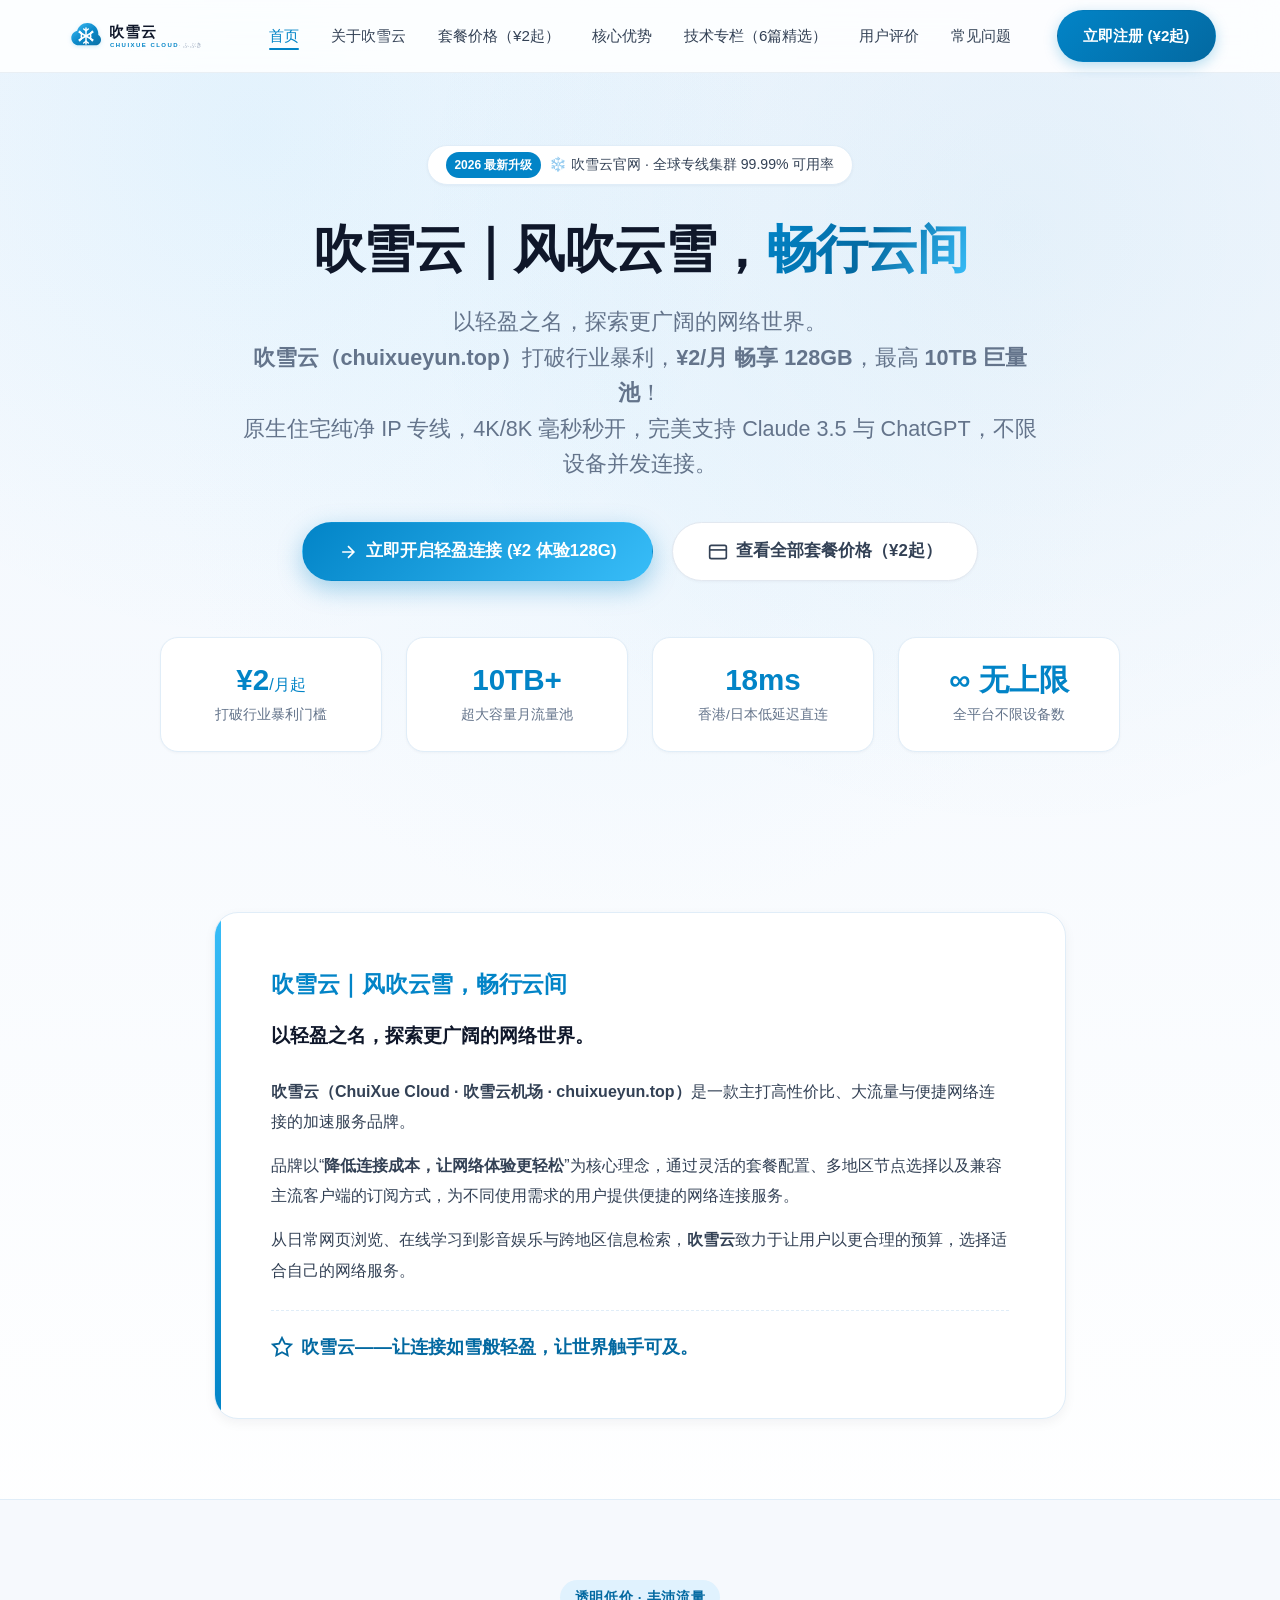
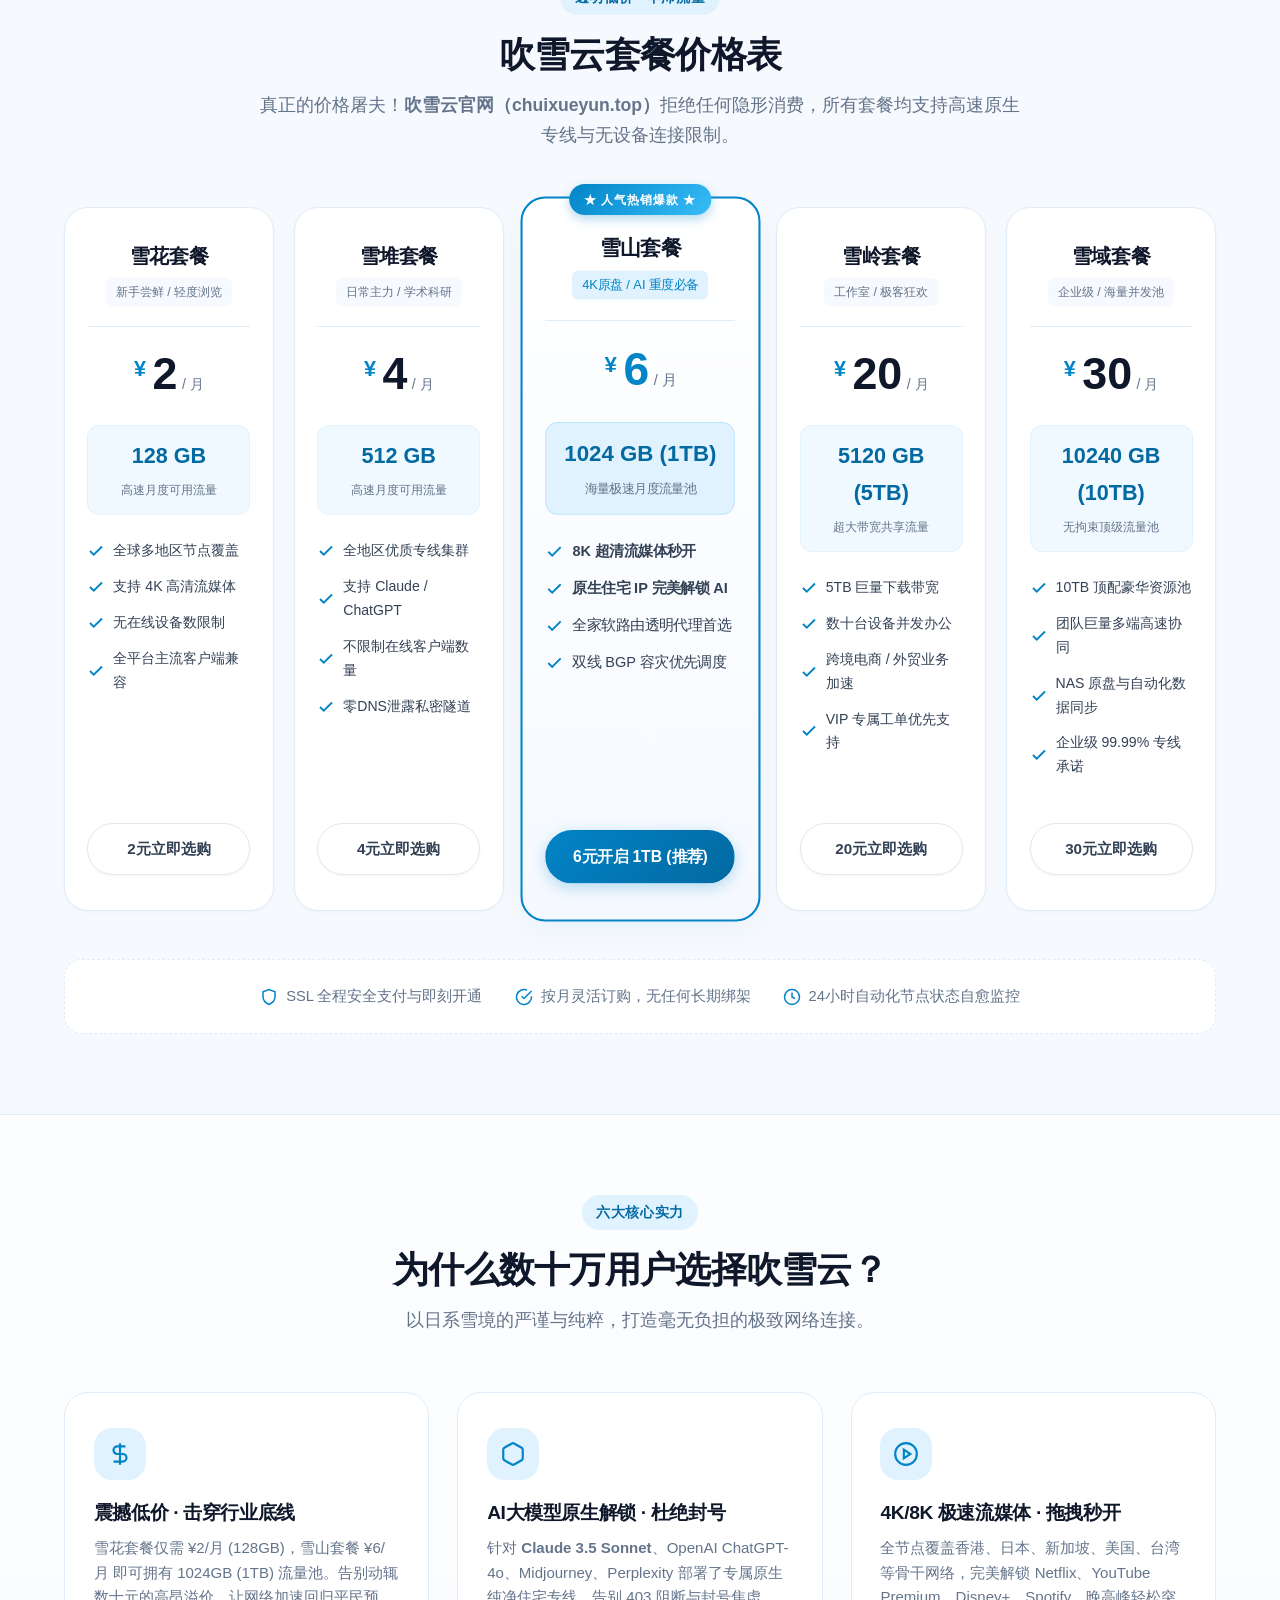
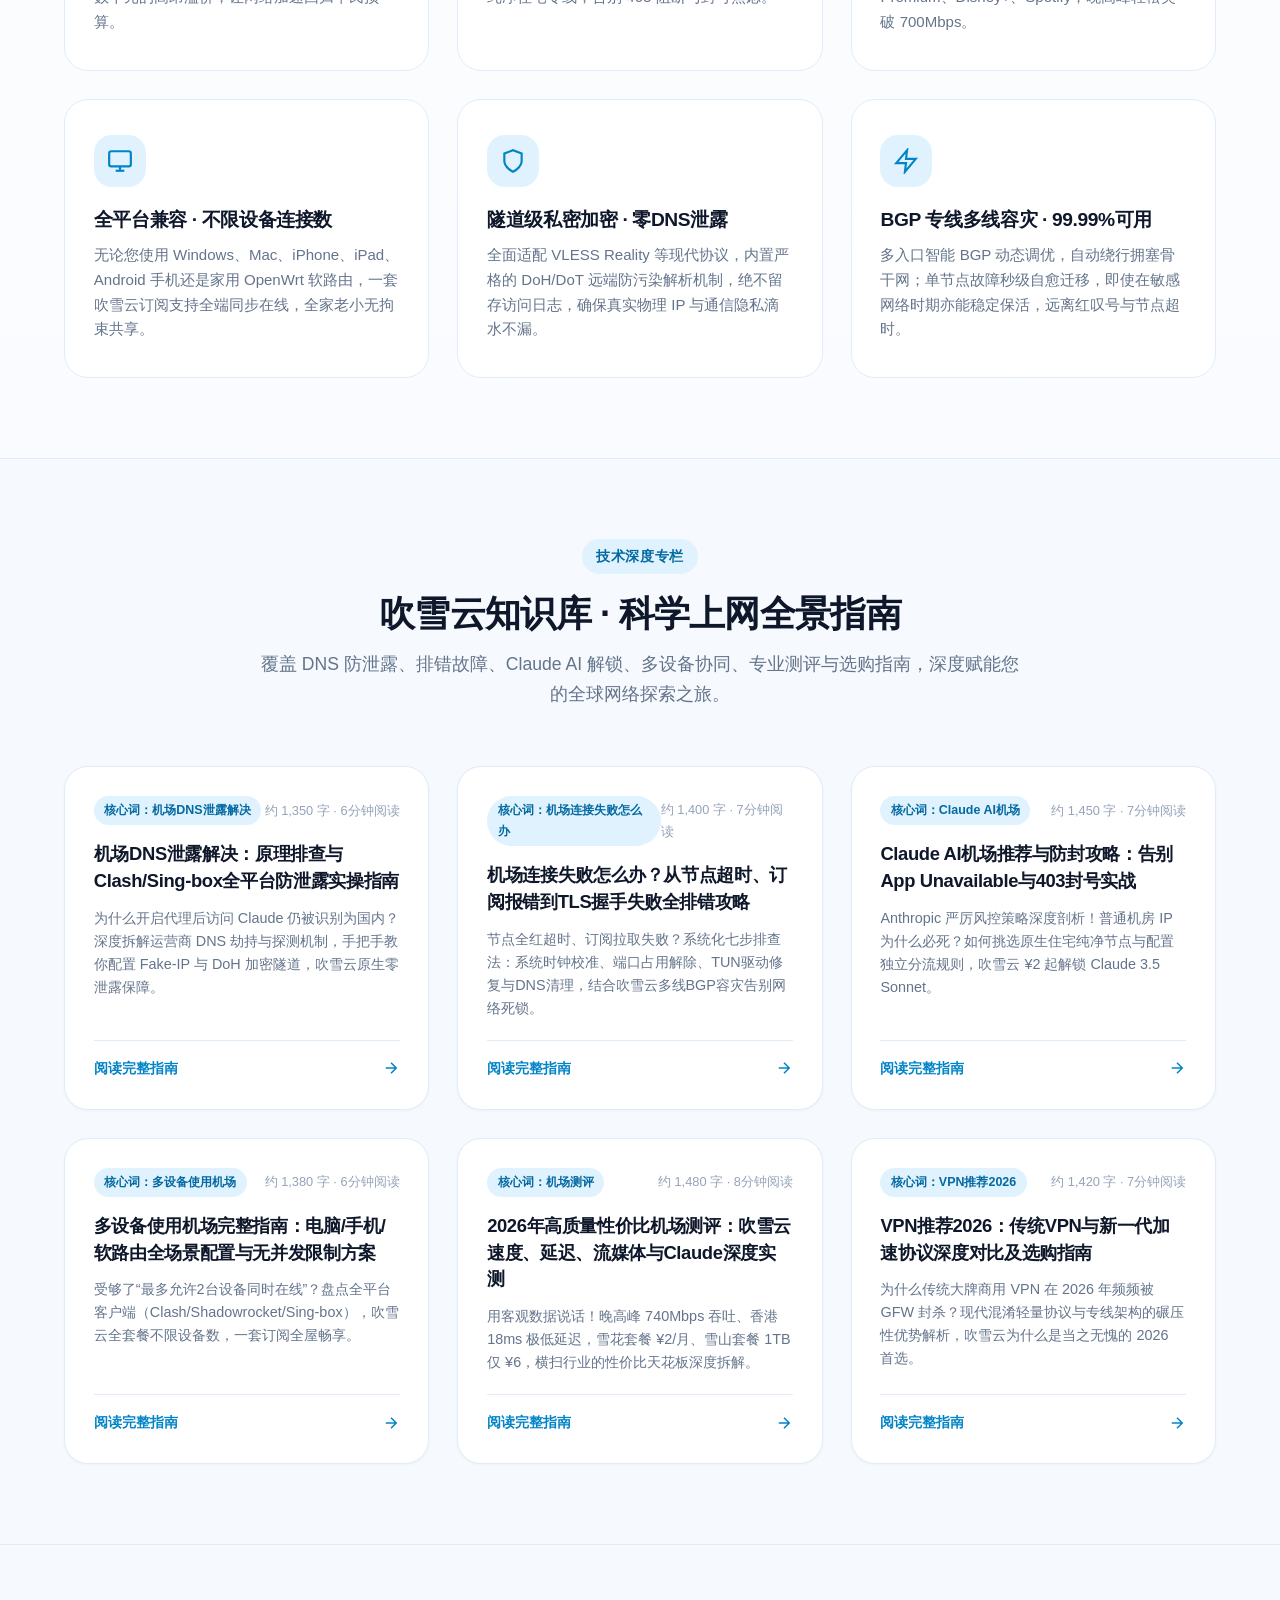
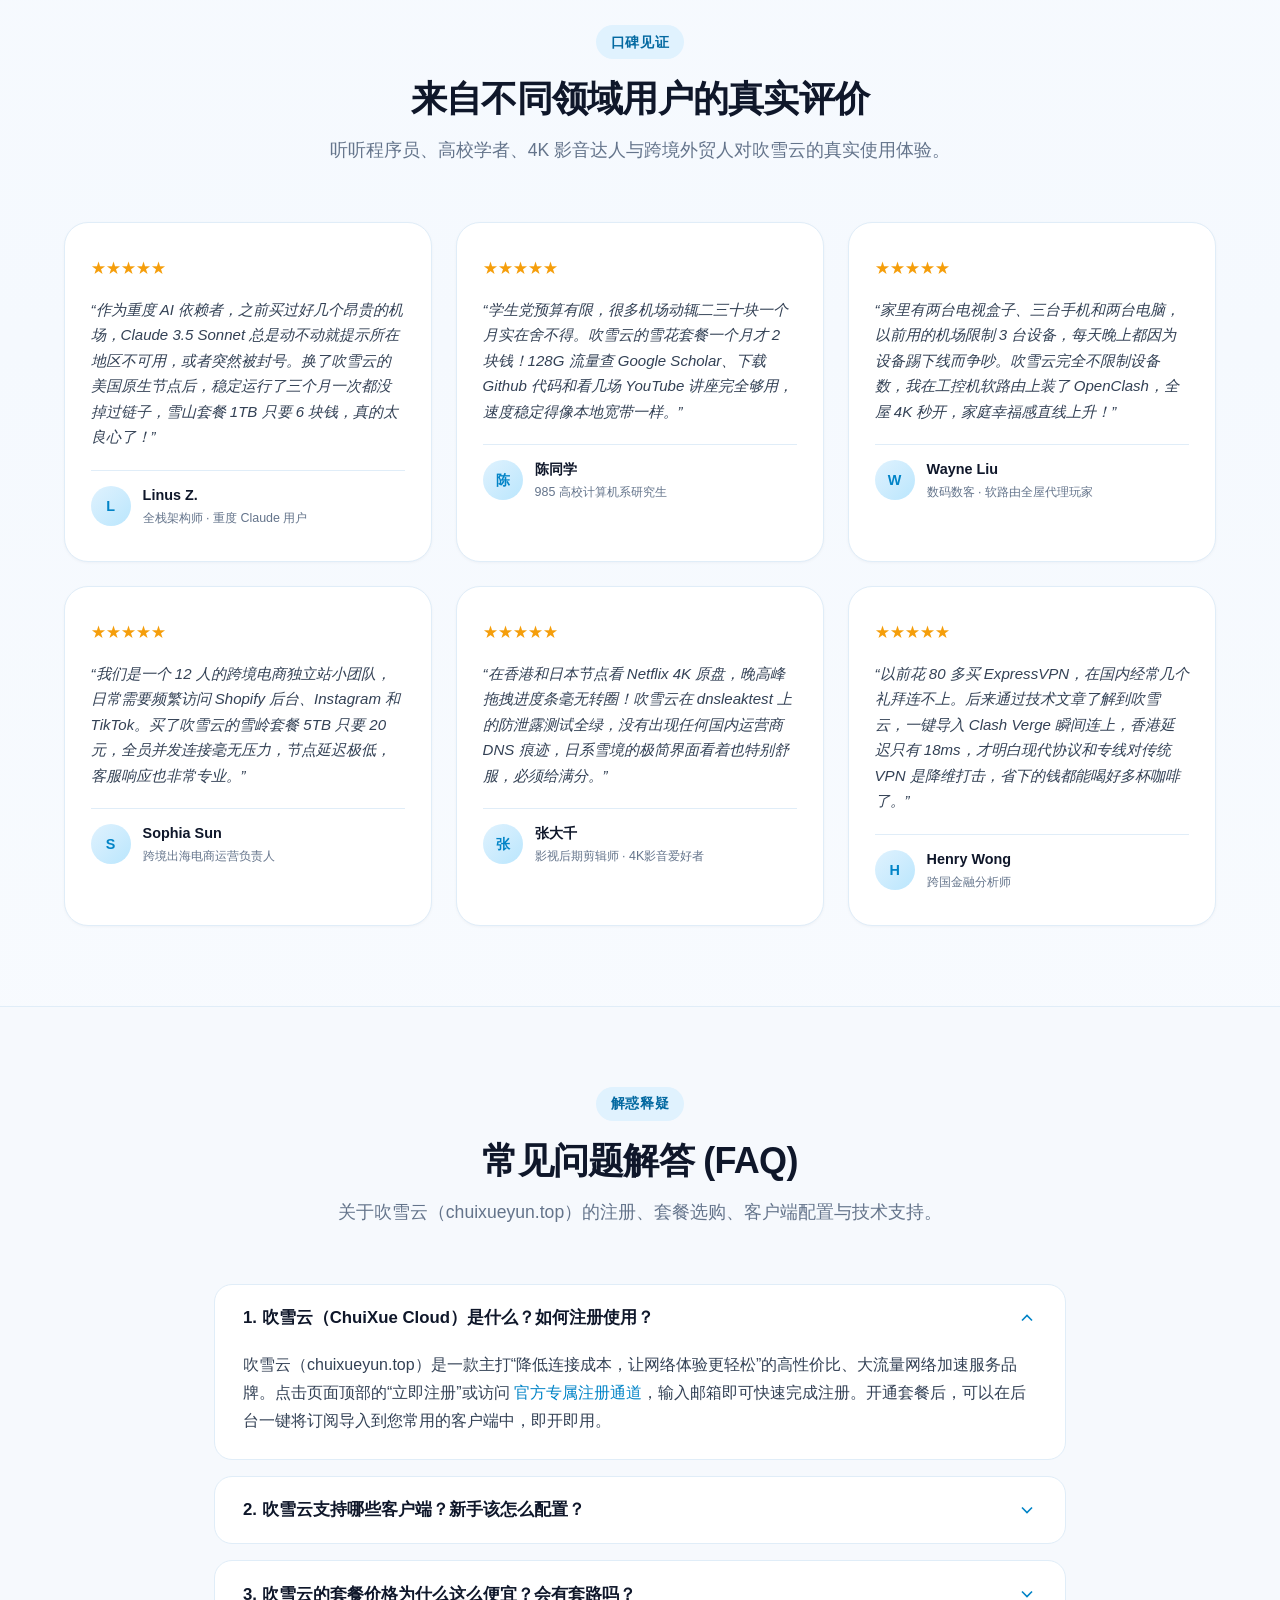
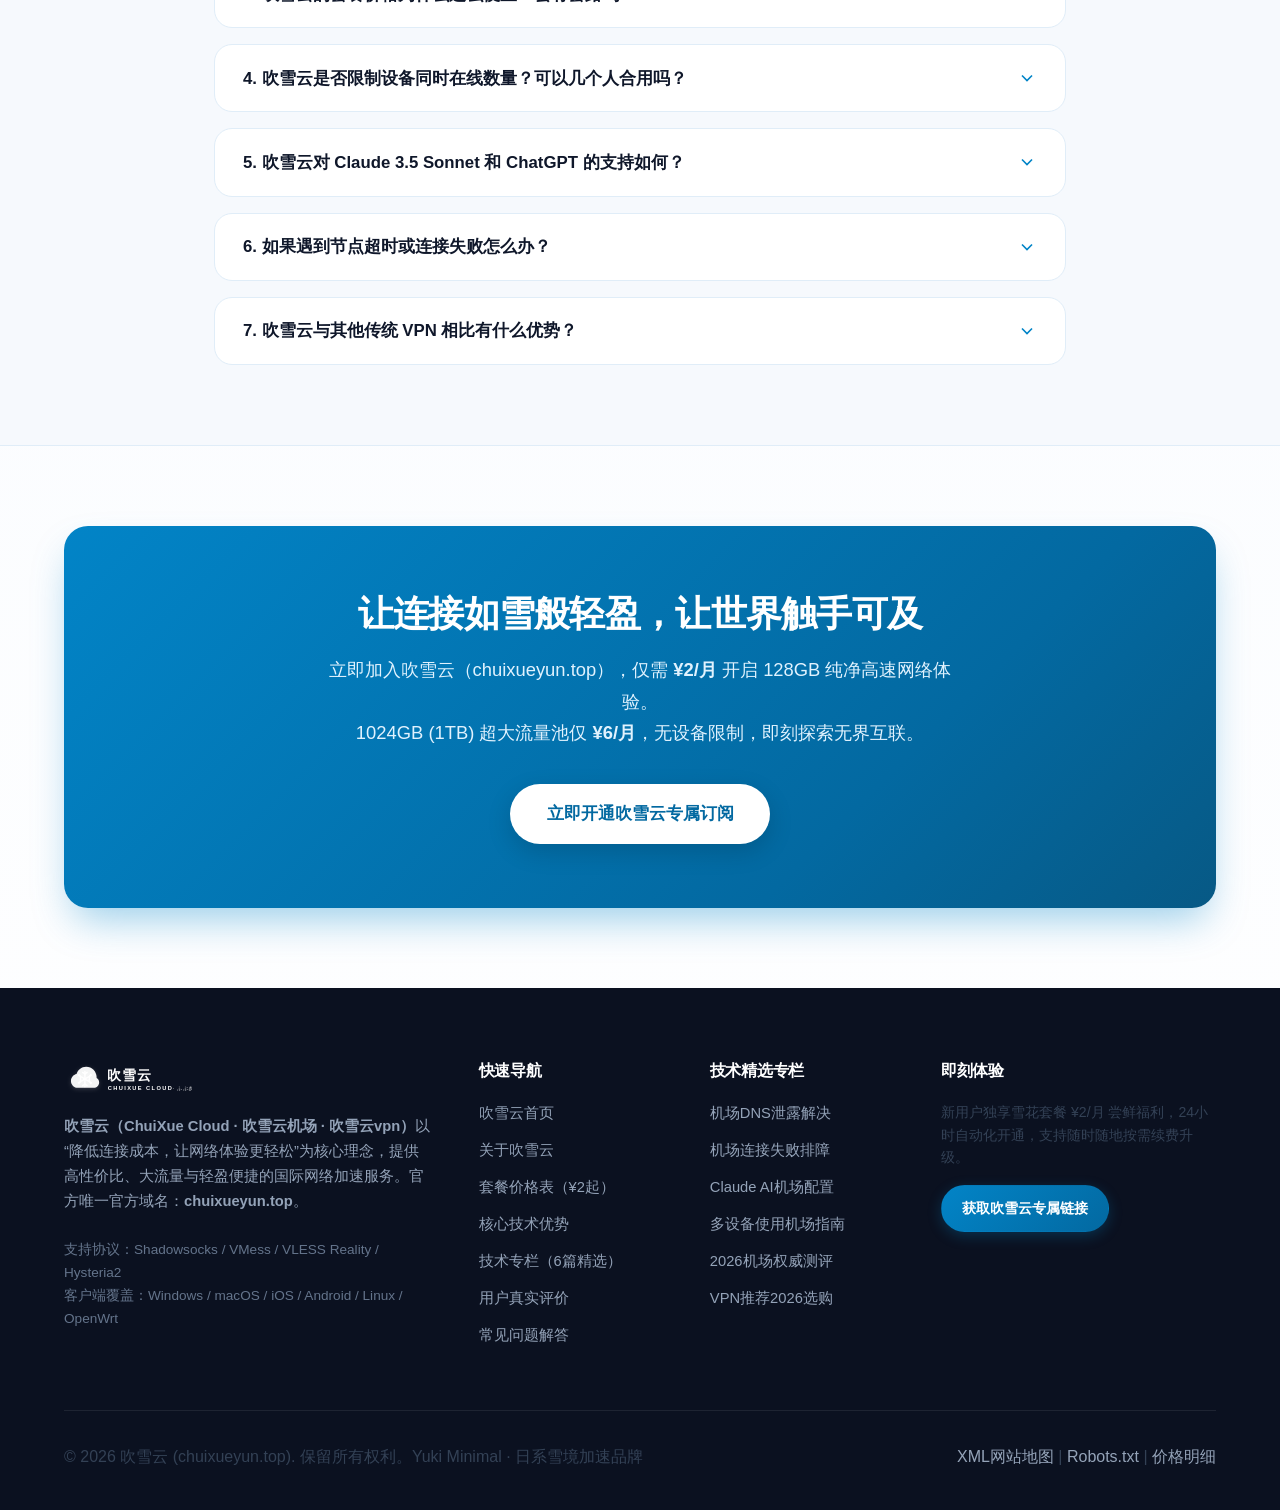
<file: index.html>
<!DOCTYPE html>
<html lang="zh-CN">
<head>
  <meta charset="UTF-8">
  <meta name="viewport" content="width=device-width, initial-scale=1.0">
  
  <!-- Primary SEO Meta Tags -->
  <title>吹雪云官网 - 吹雪云机场 | 极致性价比大流量VPN加速服务 (chuixueyun.top)</title>
  <meta name="title" content="吹雪云官网 - 吹雪云机场 | 极致性价比大流量VPN加速服务 (chuixueyun.top)">
  <meta name="description" content="吹雪云（chuixueyun.top）是专业高性价比科学上网加速品牌，吹雪云机场提供¥2/月128G起至10TB大流量套餐。全专线BGP网络，4K/8K秒开，原生纯净住宅IP深度适配Claude 3.5与ChatGPT，全平台不限设备连接数。立即登录吹雪云官网获取专属极速订阅！">
  <meta name="keywords" content="吹雪云, 吹雪云官网, 吹雪云机场, 吹雪云vpn, 吹雪云机场官网, chuixueyun.top, 便宜机场, 机场推荐2026, 机场DNS泄露解决, 机场连接失败怎么办, Claude AI机场, 多设备使用机场, 机场测评, VPN推荐2026">
  <meta name="author" content="吹雪云 ChuiXue Cloud">
  <meta name="robots" content="index, follow, max-snippet:-1, max-image-preview:large, max-video-preview:-1">
  <link rel="canonical" href="https://chuixueyun.top/">

  <!-- Hreflang Tags for Multi-region / Multi-language SEO -->
  <link rel="alternate" hreflang="zh-CN" href="https://chuixueyun.top/">
  <link rel="alternate" hreflang="zh-TW" href="https://chuixueyun.top/">
  <link rel="alternate" hreflang="zh-HK" href="https://chuixueyun.top/">
  <link rel="alternate" hreflang="x-default" href="https://chuixueyun.top/">

  <!-- Geo Location Meta Tags -->
  <meta name="geo.region" content="HK">
  <meta name="geo.placename" content="Hong Kong">
  <meta name="geo.position" content="22.3193;114.1694">
  <meta name="ICBM" content="22.3193, 114.1694">

  <!-- Open Graph / Facebook / WeChat -->
  <meta property="og:type" content="website">
  <meta property="og:url" content="https://chuixueyun.top/">
  <meta property="og:title" content="吹雪云官网 - 吹雪云机场 | 风吹云雪，畅行云间">
  <meta property="og:description" content="低至¥2/月 128GB 起，1TB仅需¥6！全节点原生解锁 Claude 3.5 / Netflix 4K，无并发设备限制，日系雪境极简加速品牌。">
  <meta property="og:image" content="https://chuixueyun.top/assets/logo.svg">
  <meta property="og:site_name" content="吹雪云官网">
  <meta property="og:locale" content="zh_CN">

  <!-- Twitter Card -->
  <meta name="twitter:card" content="summary_large_image">
  <meta name="twitter:url" content="https://chuixueyun.top/">
  <meta name="twitter:title" content="吹雪云官网 - 吹雪云机场 | 极致性价比大流量VPN加速服务">
  <meta name="twitter:description" content="吹雪云官网（chuixueyun.top）为全球用户提供轻盈极速的网络连接服务。¥2元起体验128G，全平台兼容。">
  <meta name="twitter:image" content="https://chuixueyun.top/assets/logo.svg">

  <!-- Favicon -->
  <link rel="icon" href="assets/favicon.svg" type="image/svg+xml">
  <link rel="apple-touch-icon" href="assets/favicon.svg">

  <!-- Stylesheet -->
  <link rel="stylesheet" href="style.css">

  <!-- Structured Data JSON-LD (Schema.org) -->
  <script type="application/ld+json">
  {
    "@context": "https://schema.org",
    "@graph": [
      {
        "@type": "WebSite",
        "@id": "https://chuixueyun.top/#website",
        "url": "https://chuixueyun.top/",
        "name": "吹雪云官网",
        "description": "吹雪云官网（chuixueyun.top）- 高性价比大流量加速机场与VPN服务",
        "publisher": {
          "@id": "https://chuixueyun.top/#organization"
        },
        "inLanguage": "zh-CN"
      },
      {
        "@type": "Organization",
        "@id": "https://chuixueyun.top/#organization",
        "name": "吹雪云",
        "alternateName": ["ChuiXue Cloud", "吹雪云机场", "吹雪云vpn", "吹雪云官网"],
        "url": "https://chuixueyun.top/",
        "logo": "https://chuixueyun.top/assets/logo.svg",
        "description": "以轻盈之名，探索更广阔的网络世界。主打高性价比、大流量与便捷网络连接的加速服务品牌。"
      },
      {
        "@type": "Product",
        "name": "吹雪云机场网络加速订阅服务",
        "brand": {
          "@type": "Brand",
          "name": "吹雪云"
        },
        "description": "全专线高速网络加速，支持Shadowsocks/VMess/VLESS，兼容Clash/Sing-box/Shadowrocket，支持Claude AI与4K流媒体原生解锁。",
        "offers": {
          "@type": "AggregateOffer",
          "priceCurrency": "CNY",
          "lowPrice": "2.00",
          "highPrice": "30.00",
          "offerCount": "5",
          "offers": [
            {
              "@type": "Offer",
              "name": "雪花套餐",
              "price": "2.00",
              "priceCurrency": "CNY",
              "description": "128GB 月流量 / 月付 ¥2",
              "url": "https://varnexa.lingdongaff.com/#/?code=HHoxxHGa"
            },
            {
              "@type": "Offer",
              "name": "雪堆套餐",
              "price": "4.00",
              "priceCurrency": "CNY",
              "description": "512GB 月流量 / 月付 ¥4",
              "url": "https://varnexa.lingdongaff.com/#/?code=HHoxxHGa"
            },
            {
              "@type": "Offer",
              "name": "雪山套餐",
              "price": "6.00",
              "priceCurrency": "CNY",
              "description": "1024GB (1TB) 月流量 / 月付 ¥6",
              "url": "https://varnexa.lingdongaff.com/#/?code=HHoxxHGa"
            },
            {
              "@type": "Offer",
              "name": "雪岭套餐",
              "price": "20.00",
              "priceCurrency": "CNY",
              "description": "5120GB (5TB) 月流量 / 月付 ¥20",
              "url": "https://varnexa.lingdongaff.com/#/?code=HHoxxHGa"
            },
            {
              "@type": "Offer",
              "name": "雪域套餐",
              "price": "30.00",
              "priceCurrency": "CNY",
              "description": "10240GB (10TB) 月流量 / 月付 ¥30",
              "url": "https://varnexa.lingdongaff.com/#/?code=HHoxxHGa"
            }
          ]
        }
      },
      {
        "@type": "FAQPage",
        "mainEntity": [
          {
            "@type": "Question",
            "name": "吹雪云是什么？如何注册使用？",
            "acceptedAnswer": {
              "@type": "Answer",
              "text": "吹雪云（chuixueyun.top）是一款主打高性价比、大流量与轻盈便捷连接的网络加速品牌。点击官网任意【立即注册】按钮即可通过官方注册链接开通账号，最低只需 ¥2 即可享受 128GB 高速月流量。"
            }
          },
          {
            "@type": "Question",
            "name": "吹雪云支持哪些客户端和操作系统？",
            "acceptedAnswer": {
              "@type": "Answer",
              "text": "吹雪云全线兼容全平台主流代理客户端，包括 Windows、macOS 端的 Clash Verge Rev、v2rayN、Sing-box；iOS/iPadOS 端的 Shadowrocket (小火箭)、Loon；Android 端的 Clash Meta、Sing-box；以及家用 OpenWrt 软路由透明代理。"
            }
          },
          {
            "@type": "Question",
            "name": "吹雪云是否限制同时在线设备数量？",
            "acceptedAnswer": {
              "@type": "Answer",
              "text": "不限制！吹雪云全系列套餐均不限制设备同时在线数量，支持用户在手机、电脑、平板、电视盒子甚至全家软路由中共享使用，流量用完即止。"
            }
          },
          {
            "@type": "Question",
            "name": "吹雪云节点能否解锁 Claude AI 与 ChatGPT？",
            "acceptedAnswer": {
              "@type": "Answer",
              "text": "完美解锁。吹雪云部署了专门的原生双ISP与纯净住宅信誉出口，已通过深度优化防风控机制，全绿支持 Claude 3.5 Sonnet / Opus、OpenAI ChatGPT-4o 以及各大主流 AI 平台的持续对话。"
            }
          },
          {
            "@type": "Question",
            "name": "吹雪云如何保障无 DNS 泄露？",
            "acceptedAnswer": {
              "@type": "Answer",
              "text": "吹雪云采用全链路私密隧道加密，配合 Fake-IP 与 DoH 远端解析机制，彻底杜绝本地运营商的 DNS 劫持与探测，保障您的真实 IP 与访问痕迹滴水不漏。"
            }
          }
        ]
      }
    ]
  }
  </script>
</head>
<body>

  <!-- Background Decorative Snowflake Gradient -->
  <div class="snow-bg-pattern" aria-hidden="true"></div>

  <!-- Site Header -->
  <header class="site-header">
    <div class="container header-inner">
      <a href="index.html" class="brand-link" title="吹雪云官网">
        <img src="assets/logo.svg" alt="吹雪云官网LOGO" class="brand-logo-img">
      </a>
      
      <nav aria-label="全站主导航">
        <ul class="nav-menu" id="navMenu">
          <li><a href="/" class="nav-link active">首页</a></li>
          <li><a href="/about/" class="nav-link">关于吹雪云</a></li>
          <li><a href="/pricing/" class="nav-link">套餐价格（¥2起）</a></li>
          <li><a href="/advantages/" class="nav-link">核心优势</a></li>
          <li><a href="/articles/" class="nav-link">技术专栏（6篇精选）</a></li>
          <li><a href="/reviews/" class="nav-link">用户评价</a></li>
          <li><a href="/faq/" class="nav-link">常见问题</a></li>
        </ul>
      </nav>

      <div class="header-actions">
        <a href="https://varnexa.lingdongaff.com/#/?code=HHoxxHGa" target="_blank" rel="noopener nofollow" class="btn btn-primary" title="注册吹雪云体验">
          立即注册 (¥2起)
        </a>
        <button class="mobile-toggle" id="mobileToggle" aria-label="展开导航菜单" aria-expanded="false">
          <svg width="24" height="24" viewBox="0 0 24 24" fill="none" stroke="currentColor" stroke-width="2"><path d="M4 6h16M4 12h16M4 18h16"/></svg>
        </button>
      </div>
    </div>
  </header>

  <!-- Hero Section -->
  <section class="hero-section" id="home">
    <div class="container">
      <!-- Pill Badge -->
      <div class="hero-pill">
        <span class="hero-pill-badge">2026 最新升级</span>
        <span>❄️ 吹雪云官网 · 全球专线集群 99.99% 可用率</span>
      </div>

      <!-- Main Headline with SEO Keywords -->
      <h1 class="hero-title">
        吹雪云｜风吹云雪，<span class="hero-title-highlight">畅行云间</span>
      </h1>

      <!-- Subtitle -->
      <p class="hero-subtitle">
        以轻盈之名，探索更广阔的网络世界。<br>
        <strong>吹雪云（chuixueyun.top）</strong>打破行业暴利，<strong>¥2/月 畅享 128GB</strong>，最高 <strong>10TB 巨量池</strong>！<br>
        原生住宅纯净 IP 专线，4K/8K 毫秒秒开，完美支持 Claude 3.5 与 ChatGPT，不限设备并发连接。
      </p>

      <!-- CTA Action Buttons -->
      <div class="hero-actions">
        <a href="https://varnexa.lingdongaff.com/#/?code=HHoxxHGa" target="_blank" rel="noopener nofollow" class="btn btn-accent btn-lg" title="立即注册吹雪云">
          <svg width="20" height="20" viewBox="0 0 24 24" fill="none" stroke="currentColor" stroke-width="2"><path d="M5 12h14M12 5l7 7-7 7"/></svg>
          立即开启轻盈连接 (¥2 体验128G)
        </a>
        <a href="/pricing/" class="btn btn-secondary btn-lg" title="查看吹雪云价格表">
          <svg width="20" height="20" viewBox="0 0 24 24" fill="none" stroke="currentColor" stroke-width="2"><rect x="2" y="4" width="20" height="16" rx="2"/><path d="M7 15h0M2 9.5h20"/></svg>
          查看全部套餐价格（¥2起）
        </a>
      </div>

      <!-- Real-time Live Stats -->
      <div class="hero-stats">
        <div class="stat-card">
          <div class="stat-number">¥2<span style="font-size: 1rem; font-weight: 500;">/月起</span></div>
          <div class="stat-label">打破行业暴利门槛</div>
        </div>
        <div class="stat-card">
          <div class="stat-number">10TB+</div>
          <div class="stat-label">超大容量月流量池</div>
        </div>
        <div class="stat-card">
          <div class="stat-number live-ping" data-base="18">18ms</div>
          <div class="stat-label">香港/日本低延迟直连</div>
        </div>
        <div class="stat-card">
          <div class="stat-number">∞ 无上限</div>
          <div class="stat-label">全平台不限设备数</div>
        </div>
      </div>
    </div>
  </section>

  <!-- About Brand Section (日系雪境专属品牌展示) -->
  <section class="section" id="about">
    <div class="container container-narrow">
      <div class="about-box">
        <h2 class="about-quote">
          吹雪云｜风吹云雪，畅行云间
        </h2>
        <p class="about-lead">
          以轻盈之名，探索更广阔的网络世界。
        </p>
        <div class="about-body">
          <p>
            <strong>吹雪云（ChuiXue Cloud · 吹雪云机场 · chuixueyun.top）</strong>是一款主打高性价比、大流量与便捷网络连接的加速服务品牌。
          </p>
          <p style="margin-top: 0.85rem;">
            品牌以“<strong>降低连接成本，让网络体验更轻松</strong>”为核心理念，通过灵活的套餐配置、多地区节点选择以及兼容主流客户端的订阅方式，为不同使用需求的用户提供便捷的网络连接服务。
          </p>
          <p style="margin-top: 0.85rem;">
            从日常网页浏览、在线学习到影音娱乐与跨地区信息检索，<strong>吹雪云</strong>致力于让用户以更合理的预算，选择适合自己的网络服务。
          </p>
        </div>
        <div class="about-outro">
          <svg width="22" height="22" viewBox="0 0 24 24" fill="none" stroke="currentColor" stroke-width="2"><path d="M12 2l3.09 6.26L22 9.27l-5 4.87 1.18 6.88L12 17.77l-6.18 3.25L7 14.14 2 9.27l6.91-1.01L12 2z"/></svg>
          <span>吹雪云——让连接如雪般轻盈，让世界触手可及。</span>
        </div>
      </div>
    </div>
  </section>

  <!-- Pricing Table Section (5 Plans from Image 1) -->
  <section class="section section-alt" id="pricing">
    <div class="container">
      <div class="section-header">
        <span class="section-tag">透明低价 · 丰沛流量</span>
        <h2>吹雪云套餐价格表</h2>
        <p class="section-desc">
          真正的价格屠夫！<strong>吹雪云官网（chuixueyun.top）</strong>拒绝任何隐形消费，所有套餐均支持高速原生专线与无设备连接限制。
        </p>
      </div>

      <!-- 5-Grid Responsive Pricing Cards -->
      <div class="pricing-grid">

        <!-- 1. 雪花套餐 -->
        <div class="pricing-card">
          <div class="plan-header">
            <h3 class="plan-name">雪花套餐</h3>
            <span class="plan-badge">新手尝鲜 / 轻度浏览</span>
          </div>
          <div class="plan-price">
            <span class="price-currency">¥</span>
            <span class="price-val">2</span>
            <span class="price-period">/ 月</span>
          </div>
          <div class="plan-traffic-highlight">
            <span class="traffic-num">128 GB</span>
            <span class="traffic-sub">高速月度可用流量</span>
          </div>
          <ul class="plan-features">
            <li class="plan-feature-item">
              <svg width="18" height="18" viewBox="0 0 24 24" fill="none" stroke="currentColor" stroke-width="2.5"><polyline points="20 6 9 17 4 12"/></svg>
              <span>全球多地区节点覆盖</span>
            </li>
            <li class="plan-feature-item">
              <svg width="18" height="18" viewBox="0 0 24 24" fill="none" stroke="currentColor" stroke-width="2.5"><polyline points="20 6 9 17 4 12"/></svg>
              <span>支持 4K 高清流媒体</span>
            </li>
            <li class="plan-feature-item">
              <svg width="18" height="18" viewBox="0 0 24 24" fill="none" stroke="currentColor" stroke-width="2.5"><polyline points="20 6 9 17 4 12"/></svg>
              <span>无在线设备数限制</span>
            </li>
            <li class="plan-feature-item">
              <svg width="18" height="18" viewBox="0 0 24 24" fill="none" stroke="currentColor" stroke-width="2.5"><polyline points="20 6 9 17 4 12"/></svg>
              <span>全平台主流客户端兼容</span>
            </li>
          </ul>
          <a href="https://varnexa.lingdongaff.com/#/?code=HHoxxHGa" target="_blank" rel="noopener nofollow" class="btn btn-secondary plan-cta">
            2元立即选购
          </a>
        </div>

        <!-- 2. 雪堆套餐 -->
        <div class="pricing-card">
          <div class="plan-header">
            <h3 class="plan-name">雪堆套餐</h3>
            <span class="plan-badge">日常主力 / 学术科研</span>
          </div>
          <div class="plan-price">
            <span class="price-currency">¥</span>
            <span class="price-val">4</span>
            <span class="price-period">/ 月</span>
          </div>
          <div class="plan-traffic-highlight">
            <span class="traffic-num">512 GB</span>
            <span class="traffic-sub">高速月度可用流量</span>
          </div>
          <ul class="plan-features">
            <li class="plan-feature-item">
              <svg width="18" height="18" viewBox="0 0 24 24" fill="none" stroke="currentColor" stroke-width="2.5"><polyline points="20 6 9 17 4 12"/></svg>
              <span>全地区优质专线集群</span>
            </li>
            <li class="plan-feature-item">
              <svg width="18" height="18" viewBox="0 0 24 24" fill="none" stroke="currentColor" stroke-width="2.5"><polyline points="20 6 9 17 4 12"/></svg>
              <span>支持 Claude / ChatGPT</span>
            </li>
            <li class="plan-feature-item">
              <svg width="18" height="18" viewBox="0 0 24 24" fill="none" stroke="currentColor" stroke-width="2.5"><polyline points="20 6 9 17 4 12"/></svg>
              <span>不限制在线客户端数量</span>
            </li>
            <li class="plan-feature-item">
              <svg width="18" height="18" viewBox="0 0 24 24" fill="none" stroke="currentColor" stroke-width="2.5"><polyline points="20 6 9 17 4 12"/></svg>
              <span>零DNS泄露私密隧道</span>
            </li>
          </ul>
          <a href="https://varnexa.lingdongaff.com/#/?code=HHoxxHGa" target="_blank" rel="noopener nofollow" class="btn btn-secondary plan-cta">
            4元立即选购
          </a>
        </div>

        <!-- 3. 雪山套餐 (POPULAR) -->
        <div class="pricing-card popular">
          <span class="popular-badge">★ 人气热销爆款 ★</span>
          <div class="plan-header">
            <h3 class="plan-name">雪山套餐</h3>
            <span class="plan-badge" style="background: var(--primary-light); color: var(--primary);">4K原盘 / AI 重度必备</span>
          </div>
          <div class="plan-price">
            <span class="price-currency">¥</span>
            <span class="price-val" style="color: var(--primary);">6</span>
            <span class="price-period">/ 月</span>
          </div>
          <div class="plan-traffic-highlight" style="background: #E0F2FE; border-color: #BAE6FD;">
            <span class="traffic-num" style="color: #0369A1;">1024 GB (1TB)</span>
            <span class="traffic-sub">海量极速月度流量池</span>
          </div>
          <ul class="plan-features">
            <li class="plan-feature-item">
              <svg width="18" height="18" viewBox="0 0 24 24" fill="none" stroke="currentColor" stroke-width="2.5"><polyline points="20 6 9 17 4 12"/></svg>
              <strong>8K 超清流媒体秒开</strong>
            </li>
            <li class="plan-feature-item">
              <svg width="18" height="18" viewBox="0 0 24 24" fill="none" stroke="currentColor" stroke-width="2.5"><polyline points="20 6 9 17 4 12"/></svg>
              <strong>原生住宅 IP 完美解锁 AI</strong>
            </li>
            <li class="plan-feature-item">
              <svg width="18" height="18" viewBox="0 0 24 24" fill="none" stroke="currentColor" stroke-width="2.5"><polyline points="20 6 9 17 4 12"/></svg>
              <span>全家软路由透明代理首选</span>
            </li>
            <li class="plan-feature-item">
              <svg width="18" height="18" viewBox="0 0 24 24" fill="none" stroke="currentColor" stroke-width="2.5"><polyline points="20 6 9 17 4 12"/></svg>
              <span>双线 BGP 容灾优先调度</span>
            </li>
          </ul>
          <a href="https://varnexa.lingdongaff.com/#/?code=HHoxxHGa" target="_blank" rel="noopener nofollow" class="btn btn-primary plan-cta">
            6元开启 1TB (推荐)
          </a>
        </div>

        <!-- 4. 雪岭套餐 -->
        <div class="pricing-card">
          <div class="plan-header">
            <h3 class="plan-name">雪岭套餐</h3>
            <span class="plan-badge">工作室 / 极客狂欢</span>
          </div>
          <div class="plan-price">
            <span class="price-currency">¥</span>
            <span class="price-val">20</span>
            <span class="price-period">/ 月</span>
          </div>
          <div class="plan-traffic-highlight">
            <span class="traffic-num">5120 GB (5TB)</span>
            <span class="traffic-sub">超大带宽共享流量</span>
          </div>
          <ul class="plan-features">
            <li class="plan-feature-item">
              <svg width="18" height="18" viewBox="0 0 24 24" fill="none" stroke="currentColor" stroke-width="2.5"><polyline points="20 6 9 17 4 12"/></svg>
              <span>5TB 巨量下载带宽</span>
            </li>
            <li class="plan-feature-item">
              <svg width="18" height="18" viewBox="0 0 24 24" fill="none" stroke="currentColor" stroke-width="2.5"><polyline points="20 6 9 17 4 12"/></svg>
              <span>数十台设备并发办公</span>
            </li>
            <li class="plan-feature-item">
              <svg width="18" height="18" viewBox="0 0 24 24" fill="none" stroke="currentColor" stroke-width="2.5"><polyline points="20 6 9 17 4 12"/></svg>
              <span>跨境电商 / 外贸业务加速</span>
            </li>
            <li class="plan-feature-item">
              <svg width="18" height="18" viewBox="0 0 24 24" fill="none" stroke="currentColor" stroke-width="2.5"><polyline points="20 6 9 17 4 12"/></svg>
              <span>VIP 专属工单优先支持</span>
            </li>
          </ul>
          <a href="https://varnexa.lingdongaff.com/#/?code=HHoxxHGa" target="_blank" rel="noopener nofollow" class="btn btn-secondary plan-cta">
            20元立即选购
          </a>
        </div>

        <!-- 5. 雪域套餐 -->
        <div class="pricing-card">
          <div class="plan-header">
            <h3 class="plan-name">雪域套餐</h3>
            <span class="plan-badge">企业级 / 海量并发池</span>
          </div>
          <div class="plan-price">
            <span class="price-currency">¥</span>
            <span class="price-val">30</span>
            <span class="price-period">/ 月</span>
          </div>
          <div class="plan-traffic-highlight">
            <span class="traffic-num">10240 GB (10TB)</span>
            <span class="traffic-sub">无拘束顶级流量池</span>
          </div>
          <ul class="plan-features">
            <li class="plan-feature-item">
              <svg width="18" height="18" viewBox="0 0 24 24" fill="none" stroke="currentColor" stroke-width="2.5"><polyline points="20 6 9 17 4 12"/></svg>
              <span>10TB 顶配豪华资源池</span>
            </li>
            <li class="plan-feature-item">
              <svg width="18" height="18" viewBox="0 0 24 24" fill="none" stroke="currentColor" stroke-width="2.5"><polyline points="20 6 9 17 4 12"/></svg>
              <span>团队巨量多端高速协同</span>
            </li>
            <li class="plan-feature-item">
              <svg width="18" height="18" viewBox="0 0 24 24" fill="none" stroke="currentColor" stroke-width="2.5"><polyline points="20 6 9 17 4 12"/></svg>
              <span>NAS 原盘与自动化数据同步</span>
            </li>
            <li class="plan-feature-item">
              <svg width="18" height="18" viewBox="0 0 24 24" fill="none" stroke="currentColor" stroke-width="2.5"><polyline points="20 6 9 17 4 12"/></svg>
              <span>企业级 99.99% 专线承诺</span>
            </li>
          </ul>
          <a href="https://varnexa.lingdongaff.com/#/?code=HHoxxHGa" target="_blank" rel="noopener nofollow" class="btn btn-secondary plan-cta">
            30元立即选购
          </a>
        </div>

      </div>

      <!-- Trust Badges Under Pricing -->
      <div class="pricing-notes">
        <div class="pricing-note-item">
          <svg width="18" height="18" viewBox="0 0 24 24" fill="none" stroke="#0284C7" stroke-width="2"><path d="M12 22s8-4 8-10V5l-8-3-8 3v7c0 6 8 10 8 10z"/></svg>
          <span>SSL 全程安全支付与即刻开通</span>
        </div>
        <div class="pricing-note-item">
          <svg width="18" height="18" viewBox="0 0 24 24" fill="none" stroke="#0284C7" stroke-width="2"><path d="M22 11.08V12a10 10 0 1 1-5.93-9.14"/><polyline points="22 4 12 14.01 9 11.01"/></svg>
          <span>按月灵活订购，无任何长期绑架</span>
        </div>
        <div class="pricing-note-item">
          <svg width="18" height="18" viewBox="0 0 24 24" fill="none" stroke="#0284C7" stroke-width="2"><circle cx="12" cy="12" r="10"/><polyline points="12 6 12 12 16 14"/></svg>
          <span>24小时自动化节点状态自愈监控</span>
        </div>
      </div>
    </div>
  </section>

  <!-- Core Features / Value Props -->
  <section class="section" id="features">
    <div class="container">
      <div class="section-header">
        <span class="section-tag">六大核心实力</span>
        <h2>为什么数十万用户选择吹雪云？</h2>
        <p class="section-desc">
          以日系雪境的严谨与纯粹，打造毫无负担的极致网络连接。
        </p>
      </div>

      <div class="features-grid">
        <!-- Feature 1 -->
        <div class="feature-card">
          <div class="feature-icon-wrapper">
            <svg width="26" height="26" viewBox="0 0 24 24" fill="none" stroke="currentColor" stroke-width="2"><path d="M12 2v20M17 5H9.5a3.5 3.5 0 0 0 0 7h5a3.5 3.5 0 0 1 0 7H6"/></svg>
          </div>
          <h3 class="feature-title">震撼低价 · 击穿行业底线</h3>
          <p class="feature-desc">
            雪花套餐仅需 ¥2/月 (128GB)，雪山套餐 ¥6/月 即可拥有 1024GB (1TB) 流量池。告别动辄数十元的高昂溢价，让网络加速回归平民预算。
          </p>
        </div>

        <!-- Feature 2 -->
        <div class="feature-card">
          <div class="feature-icon-wrapper">
            <svg width="26" height="26" viewBox="0 0 24 24" fill="none" stroke="currentColor" stroke-width="2"><path d="M21 16V8a2 2 0 0 0-1-1.73l-7-4a2 2 0 0 0-2 0l-7 4A2 2 0 0 0 3 8v8a2 2 0 0 0 1 1.73l7 4a2 2 0 0 0 2 0l7-4A2 2 0 0 0 21 16z"/></svg>
          </div>
          <h3 class="feature-title">AI大模型原生解锁 · 杜绝封号</h3>
          <p class="feature-desc">
            针对 <strong>Claude 3.5 Sonnet</strong>、OpenAI ChatGPT-4o、Midjourney、Perplexity 部署了专属原生纯净住宅专线，告别 403 阻断与封号焦虑。
          </p>
        </div>

        <!-- Feature 3 -->
        <div class="feature-card">
          <div class="feature-icon-wrapper">
            <svg width="26" height="26" viewBox="0 0 24 24" fill="none" stroke="currentColor" stroke-width="2"><circle cx="12" cy="12" r="10"/><polygon points="10 8 16 12 10 16 10 8"/></svg>
          </div>
          <h3 class="feature-title">4K/8K 极速流媒体 · 拖拽秒开</h3>
          <p class="feature-desc">
            全节点覆盖香港、日本、新加坡、美国、台湾等骨干网络，完美解锁 Netflix、YouTube Premium、Disney+、Spotify，晚高峰轻松突破 700Mbps。
          </p>
        </div>

        <!-- Feature 4 -->
        <div class="feature-card">
          <div class="feature-icon-wrapper">
            <svg width="26" height="26" viewBox="0 0 24 24" fill="none" stroke="currentColor" stroke-width="2"><rect x="2" y="3" width="20" height="14" rx="2" ry="2"/><line x1="8" y1="21" x2="16" y2="21"/><line x1="12" y1="17" x2="12" y2="21"/></svg>
          </div>
          <h3 class="feature-title">全平台兼容 · 不限设备连接数</h3>
          <p class="feature-desc">
            无论您使用 Windows、Mac、iPhone、iPad、Android 手机还是家用 OpenWrt 软路由，一套吹雪云订阅支持全端同步在线，全家老小无拘束共享。
          </p>
        </div>

        <!-- Feature 5 -->
        <div class="feature-card">
          <div class="feature-icon-wrapper">
            <svg width="26" height="26" viewBox="0 0 24 24" fill="none" stroke="currentColor" stroke-width="2"><path d="M12 22s8-4 8-10V5l-8-3-8 3v7c0 6 8 10 8 10z"/></svg>
          </div>
          <h3 class="feature-title">隧道级私密加密 · 零DNS泄露</h3>
          <p class="feature-desc">
            全面适配 VLESS Reality 等现代协议，内置严格的 DoH/DoT 远端防污染解析机制，绝不留存访问日志，确保真实物理 IP 与通信隐私滴水不漏。
          </p>
        </div>

        <!-- Feature 6 -->
        <div class="feature-card">
          <div class="feature-icon-wrapper">
            <svg width="26" height="26" viewBox="0 0 24 24" fill="none" stroke="currentColor" stroke-width="2"><path d="M13 2L3 14h9l-1 8 10-12h-9l1-8z"/></svg>
          </div>
          <h3 class="feature-title">BGP 专线多线容灾 · 99.99%可用</h3>
          <p class="feature-desc">
            多入口智能 BGP 动态调优，自动绕行拥塞骨干网；单节点故障秒级自愈迁移，即使在敏感网络时期亦能稳定保活，远离红叹号与节点超时。
          </p>
        </div>
      </div>
    </div>
  </section>

  <!-- Six SEO Articles Hub Section (技术专栏与内链网络) -->
  <section class="section section-alt" id="articles">
    <div class="container">
      <div class="section-header">
        <span class="section-tag">技术深度专栏</span>
        <h2>吹雪云知识库 · 科学上网全景指南</h2>
        <p class="section-desc">
          覆盖 DNS 防泄露、排错故障、Claude AI 解锁、多设备协同、专业测评与选购指南，深度赋能您的全球网络探索之旅。
        </p>
      </div>

      <div class="articles-grid">

        <!-- Article 1: 机场DNS泄露解决 -->
        <a href="articles/dns-leak-prevention.html" class="article-card" title="查看 机场DNS泄露解决 指南">
          <div class="article-badge-row">
            <span class="article-keyword-badge">核心词：机场DNS泄露解决</span>
            <span class="article-read-time">约 1,350 字 · 6分钟阅读</span>
          </div>
          <h3 class="article-card-title">机场DNS泄露解决：原理排查与Clash/Sing-box全平台防泄露实操指南</h3>
          <p class="article-card-snippet">
            为什么开启代理后访问 Claude 仍被识别为国内？深度拆解运营商 DNS 劫持与探测机制，手把手教你配置 Fake-IP 与 DoH 加密隧道，吹雪云原生零泄露保障。
          </p>
          <div class="article-card-footer">
            <span>阅读完整指南</span>
            <svg width="18" height="18" viewBox="0 0 24 24" fill="none" stroke="currentColor" stroke-width="2"><path d="M5 12h14M12 5l7 7-7 7"/></svg>
          </div>
        </a>

        <!-- Article 2: 机场连接失败怎么办 -->
        <a href="articles/airport-connection-troubleshooting.html" class="article-card" title="查看 机场连接失败怎么办 指南">
          <div class="article-badge-row">
            <span class="article-keyword-badge">核心词：机场连接失败怎么办</span>
            <span class="article-read-time">约 1,400 字 · 7分钟阅读</span>
          </div>
          <h3 class="article-card-title">机场连接失败怎么办？从节点超时、订阅报错到TLS握手失败全排错攻略</h3>
          <p class="article-card-snippet">
            节点全红超时、订阅拉取失败？系统化七步排查法：系统时钟校准、端口占用解除、TUN驱动修复与DNS清理，结合吹雪云多线BGP容灾告别网络死锁。
          </p>
          <div class="article-card-footer">
            <span>阅读完整指南</span>
            <svg width="18" height="18" viewBox="0 0 24 24" fill="none" stroke="currentColor" stroke-width="2"><path d="M5 12h14M12 5l7 7-7 7"/></svg>
          </div>
        </a>

        <!-- Article 3: Claude AI机场 -->
        <a href="articles/claude-ai-airport-guide.html" class="article-card" title="查看 Claude AI机场 指南">
          <div class="article-badge-row">
            <span class="article-keyword-badge">核心词：Claude AI机场</span>
            <span class="article-read-time">约 1,450 字 · 7分钟阅读</span>
          </div>
          <h3 class="article-card-title">Claude AI机场推荐与防封攻略：告别App Unavailable与403封号实战</h3>
          <p class="article-card-snippet">
            Anthropic 严厉风控策略深度剖析！普通机房 IP 为什么必死？如何挑选原生住宅纯净节点与配置独立分流规则，吹雪云 ¥2 起解锁 Claude 3.5 Sonnet。
          </p>
          <div class="article-card-footer">
            <span>阅读完整指南</span>
            <svg width="18" height="18" viewBox="0 0 24 24" fill="none" stroke="currentColor" stroke-width="2"><path d="M5 12h14M12 5l7 7-7 7"/></svg>
          </div>
        </a>

        <!-- Article 4: 多设备使用机场 -->
        <a href="articles/multi-device-airport-setup.html" class="article-card" title="查看 多设备使用机场 指南">
          <div class="article-badge-row">
            <span class="article-keyword-badge">核心词：多设备使用机场</span>
            <span class="article-read-time">约 1,380 字 · 6分钟阅读</span>
          </div>
          <h3 class="article-card-title">多设备使用机场完整指南：电脑/手机/软路由全场景配置与无并发限制方案</h3>
          <p class="article-card-snippet">
            受够了“最多允许2台设备同时在线”？盘点全平台客户端（Clash/Shadowrocket/Sing-box），吹雪云全套餐不限设备数，一套订阅全屋畅享。
          </p>
          <div class="article-card-footer">
            <span>阅读完整指南</span>
            <svg width="18" height="18" viewBox="0 0 24 24" fill="none" stroke="currentColor" stroke-width="2"><path d="M5 12h14M12 5l7 7-7 7"/></svg>
          </div>
        </a>

        <!-- Article 5: 机场测评 -->
        <a href="articles/airport-review-2026.html" class="article-card" title="查看 机场测评 指南">
          <div class="article-badge-row">
            <span class="article-keyword-badge">核心词：机场测评</span>
            <span class="article-read-time">约 1,480 字 · 8分钟阅读</span>
          </div>
          <h3 class="article-card-title">2026年高质量性价比机场测评：吹雪云速度、延迟、流媒体与Claude深度实测</h3>
          <p class="article-card-snippet">
            用客观数据说话！晚高峰 740Mbps 吞吐、香港 18ms 极低延迟，雪花套餐 ¥2/月、雪山套餐 1TB 仅 ¥6，横扫行业的性价比天花板深度拆解。
          </p>
          <div class="article-card-footer">
            <span>阅读完整指南</span>
            <svg width="18" height="18" viewBox="0 0 24 24" fill="none" stroke="currentColor" stroke-width="2"><path d="M5 12h14M12 5l7 7-7 7"/></svg>
          </div>
        </a>

        <!-- Article 6: VPN推荐2026 -->
        <a href="articles/best-vpn-recommendation-2026.html" class="article-card" title="查看 VPN推荐2026 指南">
          <div class="article-badge-row">
            <span class="article-keyword-badge">核心词：VPN推荐2026</span>
            <span class="article-read-time">约 1,420 字 · 7分钟阅读</span>
          </div>
          <h3 class="article-card-title">VPN推荐2026：传统VPN与新一代加速协议深度对比及选购指南</h3>
          <p class="article-card-snippet">
            为什么传统大牌商用 VPN 在 2026 年频频被 GFW 封杀？现代混淆轻量协议与专线架构的碾压性优势解析，吹雪云为什么是当之无愧的 2026 首选。
          </p>
          <div class="article-card-footer">
            <span>阅读完整指南</span>
            <svg width="18" height="18" viewBox="0 0 24 24" fill="none" stroke="currentColor" stroke-width="2"><path d="M5 12h14M12 5l7 7-7 7"/></svg>
          </div>
        </a>

      </div>
    </div>
  </section>

  <!-- User Reviews / Testimonials (真实用户评价) -->
  <section class="section" id="reviews">
    <div class="container">
      <div class="section-header">
        <span class="section-tag">口碑见证</span>
        <h2>来自不同领域用户的真实评价</h2>
        <p class="section-desc">
          听听程序员、高校学者、4K 影音达人与跨境外贸人对吹雪云的真实使用体验。
        </p>
      </div>

      <div class="reviews-grid">
        <!-- Review 1 -->
        <div class="review-card">
          <div class="review-stars">★★★★★</div>
          <p class="review-quote">
            “作为重度 AI 依赖者，之前买过好几个昂贵的机场，Claude 3.5 Sonnet 总是动不动就提示所在地区不可用，或者突然被封号。换了吹雪云的美国原生节点后，稳定运行了三个月一次都没掉过链子，雪山套餐 1TB 只要 6 块钱，真的太良心了！”
          </p>
          <div class="review-user-row">
            <div class="review-avatar">L</div>
            <div>
              <div class="review-user-name">Linus Z.</div>
              <div class="review-user-tag">全栈架构师 · 重度 Claude 用户</div>
            </div>
          </div>
        </div>

        <!-- Review 2 -->
        <div class="review-card">
          <div class="review-stars">★★★★★</div>
          <p class="review-quote">
            “学生党预算有限，很多机场动辄二三十块一个月实在舍不得。吹雪云的雪花套餐一个月才 2 块钱！128G 流量查 Google Scholar、下载 Github 代码和看几场 YouTube 讲座完全够用，速度稳定得像本地宽带一样。”
          </p>
          <div class="review-user-row">
            <div class="review-avatar">陈</div>
            <div>
              <div class="review-user-name">陈同学</div>
              <div class="review-user-tag">985 高校计算机系研究生</div>
            </div>
          </div>
        </div>

        <!-- Review 3 -->
        <div class="review-card">
          <div class="review-stars">★★★★★</div>
          <p class="review-quote">
            “家里有两台电视盒子、三台手机和两台电脑，以前用的机场限制 3 台设备，每天晚上都因为设备踢下线而争吵。吹雪云完全不限制设备数，我在工控机软路由上装了 OpenClash，全屋 4K 秒开，家庭幸福感直线上升！”
          </p>
          <div class="review-user-row">
            <div class="review-avatar">W</div>
            <div>
              <div class="review-user-name">Wayne Liu</div>
              <div class="review-user-tag">数码数客 · 软路由全屋代理玩家</div>
            </div>
          </div>
        </div>

        <!-- Review 4 -->
        <div class="review-card">
          <div class="review-stars">★★★★★</div>
          <p class="review-quote">
            “我们是一个 12 人的跨境电商独立站小团队，日常需要频繁访问 Shopify 后台、Instagram 和 TikTok。买了吹雪云的雪岭套餐 5TB 只要 20 元，全员并发连接毫无压力，节点延迟极低，客服响应也非常专业。”
          </p>
          <div class="review-user-row">
            <div class="review-avatar">S</div>
            <div>
              <div class="review-user-name">Sophia Sun</div>
              <div class="review-user-tag">跨境出海电商运营负责人</div>
            </div>
          </div>
        </div>

        <!-- Review 5 -->
        <div class="review-card">
          <div class="review-stars">★★★★★</div>
          <p class="review-quote">
            “在香港和日本节点看 Netflix 4K 原盘，晚高峰拖拽进度条毫无转圈！吹雪云在 dnsleaktest 上的防泄露测试全绿，没有出现任何国内运营商 DNS 痕迹，日系雪境的极简界面看着也特别舒服，必须给满分。”
          </p>
          <div class="review-user-row">
            <div class="review-avatar">张</div>
            <div>
              <div class="review-user-name">张大千</div>
              <div class="review-user-tag">影视后期剪辑师 · 4K影音爱好者</div>
            </div>
          </div>
        </div>

        <!-- Review 6 -->
        <div class="review-card">
          <div class="review-stars">★★★★★</div>
          <p class="review-quote">
            “以前花 80 多买 ExpressVPN，在国内经常几个礼拜连不上。后来通过技术文章了解到吹雪云，一键导入 Clash Verge 瞬间连上，香港延迟只有 18ms，才明白现代协议和专线对传统 VPN 是降维打击，省下的钱都能喝好多杯咖啡了。”
          </p>
          <div class="review-user-row">
            <div class="review-avatar">H</div>
            <div>
              <div class="review-user-name">Henry Wong</div>
              <div class="review-user-tag">跨国金融分析师</div>
            </div>
          </div>
        </div>
      </div>
    </div>
  </section>

  <!-- FAQ Section (常见问题解答) -->
  <section class="section section-alt" id="faq">
    <div class="container container-narrow">
      <div class="section-header">
        <span class="section-tag">解惑释疑</span>
        <h2>常见问题解答 (FAQ)</h2>
        <p class="section-desc">
          关于吹雪云（chuixueyun.top）的注册、套餐选购、客户端配置与技术支持。
        </p>
      </div>

      <div class="faq-list">

        <!-- FAQ 1 -->
        <div class="faq-item active">
          <button class="faq-question" aria-expanded="true">
            <span>1. 吹雪云（ChuiXue Cloud）是什么？如何注册使用？</span>
            <svg class="faq-icon" viewBox="0 0 24 24" fill="none" stroke="currentColor" stroke-width="2"><polyline points="6 9 12 15 18 9"/></svg>
          </button>
          <div class="faq-answer">
            <p>
              吹雪云（chuixueyun.top）是一款主打“降低连接成本，让网络体验更轻松”的高性价比、大流量网络加速服务品牌。点击页面顶部的“立即注册”或访问 <a href="https://varnexa.lingdongaff.com/#/?code=HHoxxHGa" target="_blank" rel="noopener nofollow">官方专属注册通道</a>，输入邮箱即可快速完成注册。开通套餐后，可以在后台一键将订阅导入到您常用的客户端中，即开即用。
            </p>
          </div>
        </div>

        <!-- FAQ 2 -->
        <div class="faq-item">
          <button class="faq-question" aria-expanded="false">
            <span>2. 吹雪云支持哪些客户端？新手该怎么配置？</span>
            <svg class="faq-icon" viewBox="0 0 24 24" fill="none" stroke="currentColor" stroke-width="2"><polyline points="6 9 12 15 18 9"/></svg>
          </button>
          <div class="faq-answer">
            <p>
              吹雪云全面兼容市面主流客户端：
            </p>
            <ul style="margin: 0.5rem 0 0.5rem 1.25rem;">
              <li><strong>Windows / macOS：</strong> 推荐使用 <em>Clash Verge Rev</em> 或 <em>Sing-box GUI</em>；</li>
              <li><strong>iOS / iPadOS：</strong> 推荐使用 <em>Shadowrocket (小火箭)</em> 或 <em>Loon</em>；</li>
              <li><strong>Android：</strong> 推荐使用 <em>Clash Meta for Android</em> 或 <em>Sing-box</em>；</li>
              <li><strong>软路由：</strong> 推荐使用 <em>OpenClash</em> 或 <em>Passwall</em>。</li>
            </ul>
            <p>
              登录吹雪云用户后台后，点击“一键导入订阅”，客户端将自动同步全部高速节点，无需手动繁琐配置。详细多端指南可阅读：<a href="articles/multi-device-airport-setup.html">《多设备使用机场完整指南》</a>。
            </p>
          </div>
        </div>

        <!-- FAQ 3 -->
        <div class="faq-item">
          <button class="faq-question" aria-expanded="false">
            <span>3. 吹雪云的套餐价格为什么这么便宜？会有套路吗？</span>
            <svg class="faq-icon" viewBox="0 0 24 24" fill="none" stroke="currentColor" stroke-width="2"><polyline points="6 9 12 15 18 9"/></svg>
          </button>
          <div class="faq-answer">
            <p>
              完全没有任何套路！吹雪云始终坚守“风吹云雪，畅行云间”的轻盈理念，通过现代云原生弹性调度、自动化分布式监控和超大带宽批发集约化采购，极大幅度地压缩了闲置服务器成本，把实惠真正让利给终端用户。雪花套餐 ¥2/月 (128GB)、雪山套餐 ¥6/月 (1024GB) 均为真实公开价，按月订购，随时可停。
            </p>
          </div>
        </div>

        <!-- FAQ 4 -->
        <div class="faq-item">
          <button class="faq-question" aria-expanded="false">
            <span>4. 吹雪云是否限制设备同时在线数量？可以几个人合用吗？</span>
            <svg class="faq-icon" viewBox="0 0 24 24" fill="none" stroke="currentColor" stroke-width="2"><polyline points="6 9 12 15 18 9"/></svg>
          </button>
          <div class="faq-answer">
            <p>
              <strong>吹雪云全系套餐均不限制设备同时连接数！</strong> 您可以自由在个人的手机、笔记本、台式机、平板中同时保持连接，也可以与家人、室友或团队成员共享同一个订阅链接。只要当月流量未超限，所有在线设备均可享受同等的高速专线通道。
            </p>
          </div>
        </div>

        <!-- FAQ 5 -->
        <div class="faq-item">
          <button class="faq-question" aria-expanded="false">
            <span>5. 吹雪云对 Claude 3.5 Sonnet 和 ChatGPT 的支持如何？</span>
            <svg class="faq-icon" viewBox="0 0 24 24" fill="none" stroke="currentColor" stroke-width="2"><polyline points="6 9 12 15 18 9"/></svg>
          </button>
          <div class="faq-answer">
            <p>
              吹雪云特别部署了原生双 ISP 与低风控住宅信誉出口，已针对 Anthropic 及 OpenAI 的风控规则进行了深度优化。配合防 DNS 泄露配置，能够有效规避“App unavailable in your region”或 403 封号错误，支持长文本流式响应不卡顿中断。具体配置技巧可参阅：<a href="articles/claude-ai-airport-guide.html">《Claude AI机场推荐与防封攻略》</a>。
            </p>
          </div>
        </div>

        <!-- FAQ 6 -->
        <div class="faq-item">
          <button class="faq-question" aria-expanded="false">
            <span>6. 如果遇到节点超时或连接失败怎么办？</span>
            <svg class="faq-icon" viewBox="0 0 24 24" fill="none" stroke="currentColor" stroke-width="2"><polyline points="6 9 12 15 18 9"/></svg>
          </button>
          <div class="faq-answer">
            <p>
              根据统计，90% 以上的连接问题是本地原因造成的。请先检查：① 本地设备系统时间是否精准同步（偏差超60秒TLS会拒绝连接）；② 在客户端中重新点击“更新订阅”拉取最新节点；③ 检查是否关闭了冲突的杀软或旧代理。若依然无法解决，请参阅我们详尽的排错指南：<a href="articles/airport-connection-troubleshooting.html">《机场连接失败怎么办？排错全攻略》</a>。
            </p>
          </div>
        </div>

        <!-- FAQ 7 -->
        <div class="faq-item">
          <button class="faq-question" aria-expanded="false">
            <span>7. 吹雪云与其他传统 VPN 相比有什么优势？</span>
            <svg class="faq-icon" viewBox="0 0 24 24" fill="none" stroke="currentColor" stroke-width="2"><polyline points="6 9 12 15 18 9"/></svg>
          </button>
          <div class="faq-answer">
            <p>
              传统 VPN（如 ExpressVPN）基于固有特征协议，在国内极易被 GFW 的深度包检测（DPI）识别而频繁断连，且价格昂贵（每月近百元）。吹雪云基于新一代轻量混淆与伪装协议，搭配 BGP 专线智能路由，抗封锁能力更强、延迟更低（香港仅 18ms）、支持 4K/8K 秒开，且最低仅 ¥2/月。深度对比请阅读：<a href="articles/best-vpn-recommendation-2026.html">《VPN推荐2026：传统VPN与新一代加速协议对比》</a>。
            </p>
          </div>
        </div>

      </div>
    </div>
  </section>

  <!-- CTA Banner Section -->
  <section class="section">
    <div class="container">
      <div class="cta-banner">
        <h2>让连接如雪般轻盈，让世界触手可及</h2>
        <p>
          立即加入吹雪云（chuixueyun.top），仅需 <strong>¥2/月</strong> 开启 128GB 纯净高速网络体验。<br>
          1024GB (1TB) 超大流量池仅 <strong>¥6/月</strong>，无设备限制，即刻探索无界互联。
        </p>
        <a href="https://varnexa.lingdongaff.com/#/?code=HHoxxHGa" target="_blank" rel="noopener nofollow" class="btn btn-white btn-lg" title="立即注册吹雪云">
          立即开通吹雪云专属订阅
        </a>
      </div>
    </div>
  </section>

  <!-- Site Footer -->
  <footer class="site-footer">
    <div class="container">
      <div class="footer-grid">
        <!-- Brand Intro -->
        <div class="footer-brand">
          <img src="assets/logo.svg" alt="吹雪云官网LOGO" style="height: 38px; filter: brightness(0) invert(1);">
          <p>
            <strong>吹雪云（ChuiXue Cloud · 吹雪云机场 · 吹雪云vpn）</strong>以“降低连接成本，让网络体验更轻松”为核心理念，提供高性价比、大流量与轻盈便捷的国际网络加速服务。官方唯一官方域名：<strong>chuixueyun.top</strong>。
          </p>
          <p style="font-size: 0.85rem; color: #64748B;">
            支持协议：Shadowsocks / VMess / VLESS Reality / Hysteria2<br>
            客户端覆盖：Windows / macOS / iOS / Android / Linux / OpenWrt
          </p>
        </div>

        <!-- Quick Links -->
        <div class="footer-col">
          <h4>快速导航</h4>
          <ul class="footer-links">
            <li><a href="/">吹雪云首页</a></li>
            <li><a href="/about/">关于吹雪云</a></li>
            <li><a href="/pricing/">套餐价格表（¥2起）</a></li>
            <li><a href="/advantages/">核心技术优势</a></li>
            <li><a href="/articles/">技术专栏（6篇精选）</a></li>
            <li><a href="/reviews/">用户真实评价</a></li>
            <li><a href="/faq/">常见问题解答</a></li>
          </ul>
        </div>

        <!-- Articles Internal Links -->
        <div class="footer-col">
          <h4>技术精选专栏</h4>
          <ul class="footer-links">
            <li><a href="articles/dns-leak-prevention.html">机场DNS泄露解决</a></li>
            <li><a href="articles/airport-connection-troubleshooting.html">机场连接失败排障</a></li>
            <li><a href="articles/claude-ai-airport-guide.html">Claude AI机场配置</a></li>
            <li><a href="articles/multi-device-airport-setup.html">多设备使用机场指南</a></li>
            <li><a href="articles/airport-review-2026.html">2026机场权威测评</a></li>
            <li><a href="articles/best-vpn-recommendation-2026.html">VPN推荐2026选购</a></li>
          </ul>
        </div>

        <!-- Service & Registration -->
        <div class="footer-col">
          <h4>即刻体验</h4>
          <p style="margin-bottom: 1rem; font-size: 0.88rem; line-height: 1.6;">
            新用户独享雪花套餐 ¥2/月 尝鲜福利，24小时自动化开通，支持随时随地按需续费升级。
          </p>
          <a href="https://varnexa.lingdongaff.com/#/?code=HHoxxHGa" target="_blank" rel="noopener nofollow" class="btn btn-primary" style="padding: 0.65rem 1.25rem; font-size: 0.9rem;">
            获取吹雪云专属链接
          </a>
        </div>
      </div>

      <div class="footer-bottom">
        <p>&copy; 2026 吹雪云 (chuixueyun.top). 保留所有权利。Yuki Minimal · 日系雪境加速品牌</p>
        <p>
          <a href="sitemap.xml" style="color: #94A3B8;">XML网站地图</a> | 
          <a href="robots.txt" style="color: #94A3B8;">Robots.txt</a> | 
          <a href="#pricing" style="color: #94A3B8;">价格明细</a>
        </p>
      </div>
    </div>
  </footer>

  <!-- Sticky Mobile Conversion Bar (High Converting) -->
  <div class="sticky-mobile-bar" aria-label="移动端快速订购栏">
    <div class="sticky-mobile-inner">
      <div class="sticky-text">
        <strong>吹雪云 · ¥2/月 128G</strong>
        <span>1TB仅¥6 · 不限设备数</span>
      </div>
      <a href="https://varnexa.lingdongaff.com/#/?code=HHoxxHGa" target="_blank" rel="noopener nofollow" class="btn btn-primary" style="padding: 0.55rem 1.1rem; font-size: 0.88rem;">
        立即注册
      </a>
    </div>
  </div>

  <!-- Interactive JavaScript -->
  <script src="main.js"></script>
</body>
</html>
</file>
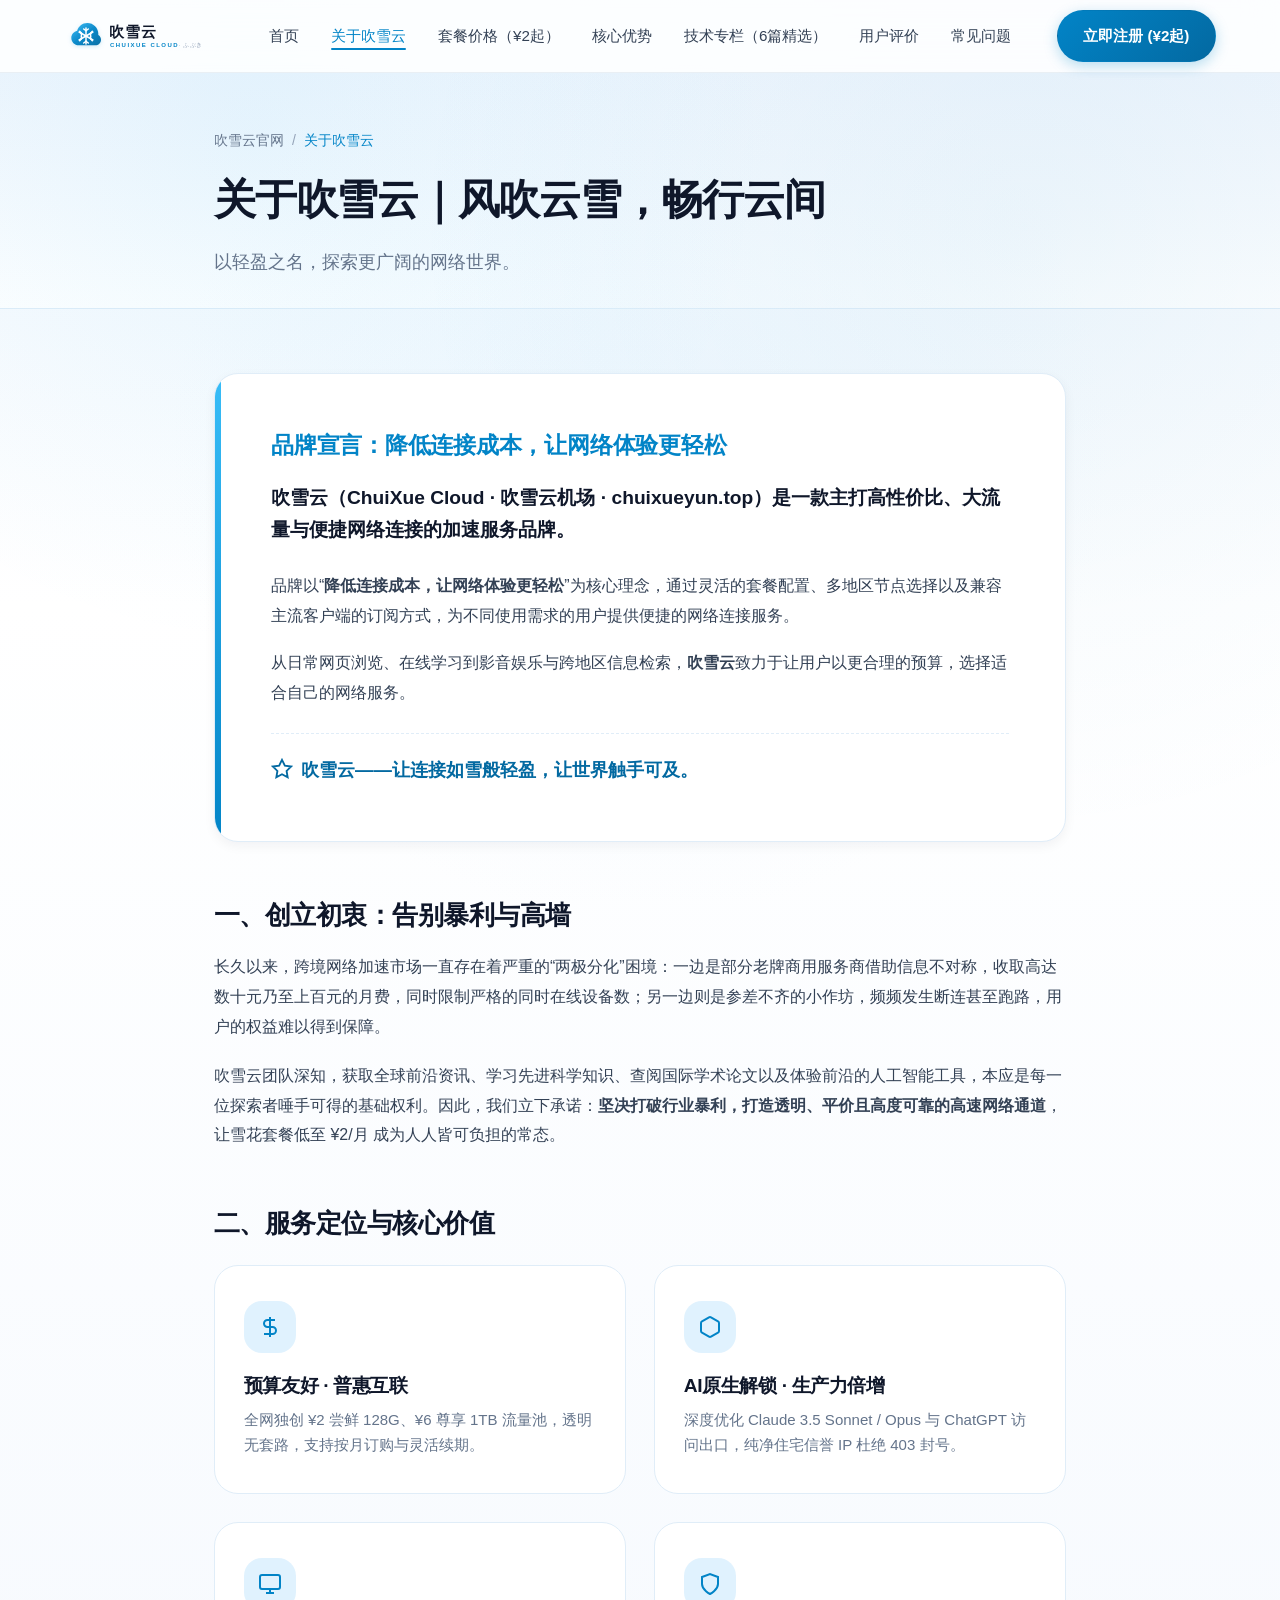
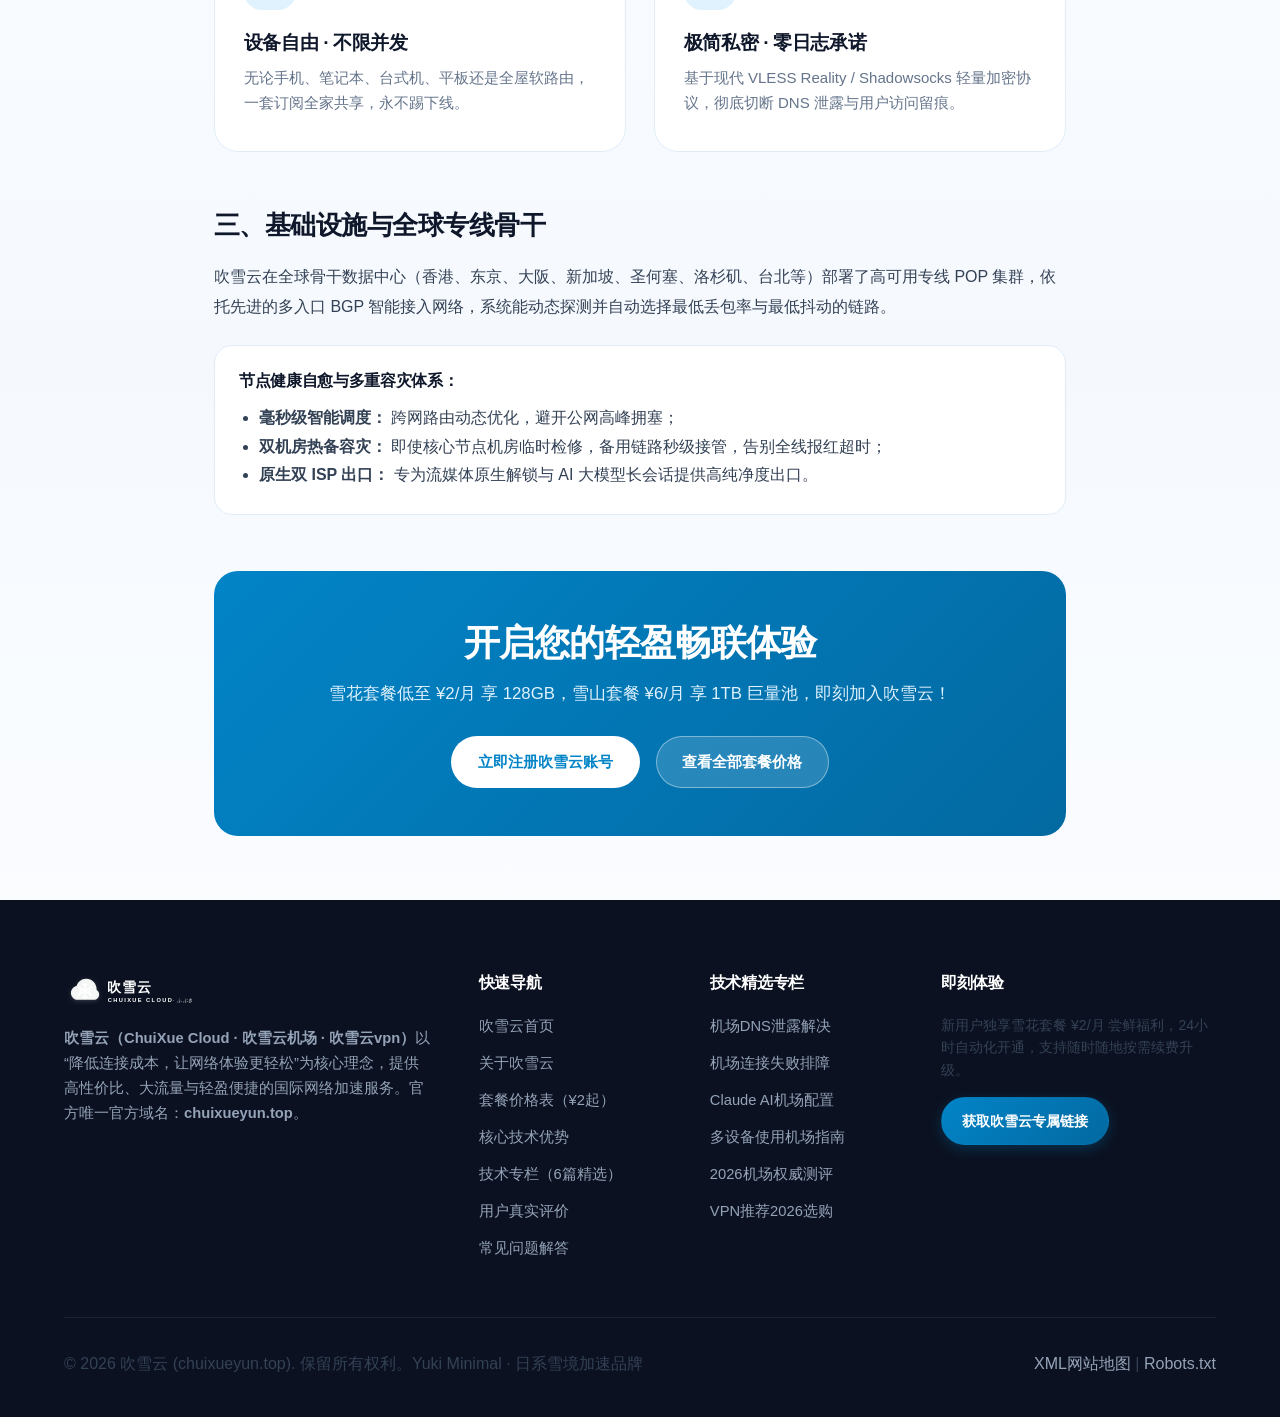
<file: about/index.html>
<!DOCTYPE html>
<html lang="zh-CN">
<head>
  <meta charset="UTF-8">
  <meta name="viewport" content="width=device-width, initial-scale=1.0">
  <title>关于吹雪云 - 品牌理念、架构愿景与服务定位 | 吹雪云官网 (chuixueyun.top)</title>
  <meta name="title" content="关于吹雪云 - 品牌理念、架构愿景与服务定位 | 吹雪云官网 (chuixueyun.top)">
  <meta name="description" content="吹雪云（ChuiXue Cloud）以“降低连接成本，让网络体验更轻松”为核心理念，打造高性价比、大流量与便捷连接的加速服务品牌。了解吹雪云的品牌故事、全球网络架构、零日志隐私承诺与服务定位。">
  <meta name="keywords" content="关于吹雪云, 吹雪云品牌, 吹雪云官网, 吹雪云机场, 吹雪云理念, chuixueyun.top">
  <meta name="robots" content="index, follow">
  <link rel="canonical" href="https://chuixueyun.top/about/">

  <!-- Geo Tags -->
  <meta name="geo.region" content="HK">
  <meta name="geo.placename" content="Hong Kong">
  <meta name="geo.position" content="22.3193;114.1694">
  <meta name="ICBM" content="22.3193, 114.1694">

  <!-- Open Graph -->
  <meta property="og:type" content="website">
  <meta property="og:url" content="https://chuixueyun.top/about/">
  <meta property="og:title" content="关于吹雪云 - 品牌理念与服务定位 | 吹雪云官网">
  <meta property="og:description" content="以轻盈之名，探索更广阔的网络世界。吹雪云致力于让用户以更合理的预算，享受高速安全且便捷的网络连接服务。">
  <meta property="og:image" content="https://chuixueyun.top/assets/logo.svg">
  <meta property="og:site_name" content="吹雪云官网">

  <link rel="icon" href="/assets/favicon.svg" type="image/svg+xml">
  <link rel="stylesheet" href="/style.css">

  <!-- Structured Data JSON-LD -->
  <script type="application/ld+json">
  {
    "@context": "https://schema.org",
    "@type": "AboutPage",
    "name": "关于吹雪云",
    "description": "吹雪云品牌理念、架构愿景与服务定位介绍",
    "url": "https://chuixueyun.top/about/",
    "publisher": {
      "@type": "Organization",
      "name": "吹雪云",
      "url": "https://chuixueyun.top/",
      "logo": "https://chuixueyun.top/assets/logo.svg"
    }
  }
  </script>
</head>
<body>
  <div class="snow-bg-pattern" aria-hidden="true"></div>

  <!-- Header -->
  <header class="site-header">
    <div class="container header-inner">
      <a href="/" class="brand-link" title="吹雪云官网">
        <img src="/assets/logo.svg" alt="吹雪云官网LOGO" class="brand-logo-img">
      </a>
      
      <nav aria-label="全站主导航">
        <ul class="nav-menu" id="navMenu">
          <li><a href="/" class="nav-link">首页</a></li>
          <li><a href="/about/" class="nav-link active">关于吹雪云</a></li>
          <li><a href="/pricing/" class="nav-link">套餐价格（¥2起）</a></li>
          <li><a href="/advantages/" class="nav-link">核心优势</a></li>
          <li><a href="/articles/" class="nav-link">技术专栏（6篇精选）</a></li>
          <li><a href="/reviews/" class="nav-link">用户评价</a></li>
          <li><a href="/faq/" class="nav-link">常见问题</a></li>
        </ul>
      </nav>

      <div class="header-actions">
        <a href="https://varnexa.lingdongaff.com/#/?code=HHoxxHGa" target="_blank" rel="noopener nofollow" class="btn btn-primary" title="注册吹雪云体验">
          立即注册 (¥2起)
        </a>
        <button class="mobile-toggle" id="mobileToggle" aria-label="展开导航菜单" aria-expanded="false">
          <svg width="24" height="24" viewBox="0 0 24 24" fill="none" stroke="currentColor" stroke-width="2"><path d="M4 6h16M4 12h16M4 18h16"/></svg>
        </button>
      </div>
    </div>
  </header>

  <!-- Page Header & Breadcrumbs -->
  <div class="article-header">
    <div class="container container-narrow">
      <nav class="breadcrumbs" aria-label="面包屑导航">
        <a href="/">吹雪云官网</a>
        <span>/</span>
        <span style="color: var(--primary);">关于吹雪云</span>
      </nav>
      <h1 class="article-title">关于吹雪云｜风吹云雪，畅行云间</h1>
      <p style="color: var(--text-muted); font-size: 1.15rem; line-height: 1.6;">
        以轻盈之名，探索更广阔的网络世界。
      </p>
    </div>
  </div>

  <!-- Main Content -->
  <main class="container container-narrow" style="padding: 4rem 1.5rem;">
    <div class="about-box" style="margin-bottom: 3.5rem;">
      <h2 class="about-quote">
        品牌宣言：降低连接成本，让网络体验更轻松
      </h2>
      <p class="about-lead">
        吹雪云（ChuiXue Cloud · 吹雪云机场 · chuixueyun.top）是一款主打高性价比、大流量与便捷网络连接的加速服务品牌。
      </p>
      <div class="about-body">
        <p>
          品牌以“<strong>降低连接成本，让网络体验更轻松</strong>”为核心理念，通过灵活的套餐配置、多地区节点选择以及兼容主流客户端的订阅方式，为不同使用需求的用户提供便捷的网络连接服务。
        </p>
        <p style="margin-top: 1rem;">
          从日常网页浏览、在线学习到影音娱乐与跨地区信息检索，<strong>吹雪云</strong>致力于让用户以更合理的预算，选择适合自己的网络服务。
        </p>
      </div>
      <div class="about-outro">
        <svg width="22" height="22" viewBox="0 0 24 24" fill="none" stroke="currentColor" stroke-width="2"><path d="M12 2l3.09 6.26L22 9.27l-5 4.87 1.18 6.88L12 17.77l-6.18 3.25L7 14.14 2 9.27l6.91-1.01L12 2z"/></svg>
        <span>吹雪云——让连接如雪般轻盈，让世界触手可及。</span>
      </div>
    </div>

    <!-- Section 1: 品牌创立背景 -->
    <section style="margin-bottom: 3.5rem;">
      <h2 style="font-size: 1.6rem; margin-bottom: 1.25rem; color: var(--text-main);">一、创立初衷：告别暴利与高墙</h2>
      <p style="color: var(--text-secondary); line-height: 1.85; margin-bottom: 1.25rem;">
        长久以来，跨境网络加速市场一直存在着严重的“两极分化”困境：一边是部分老牌商用服务商借助信息不对称，收取高达数十元乃至上百元的月费，同时限制严格的同时在线设备数；另一边则是参差不齐的小作坊，频频发生断连甚至跑路，用户的权益难以得到保障。
      </p>
      <p style="color: var(--text-secondary); line-height: 1.85;">
        吹雪云团队深知，获取全球前沿资讯、学习先进科学知识、查阅国际学术论文以及体验前沿的人工智能工具，本应是每一位探索者唾手可得的基础权利。因此，我们立下承诺：<strong>坚决打破行业暴利，打造透明、平价且高度可靠的高速网络通道</strong>，让雪花套餐低至 ¥2/月 成为人人皆可负担的常态。
      </p>
    </section>

    <!-- Section 2: 服务定位与核心价值 -->
    <section style="margin-bottom: 3.5rem;">
      <h2 style="font-size: 1.6rem; margin-bottom: 1.25rem; color: var(--text-main);">二、服务定位与核心价值</h2>
      <div class="features-grid" style="grid-template-columns: repeat(2, 1fr); margin-top: 1.5rem;">
        <div class="feature-card">
          <div class="feature-icon-wrapper">
            <svg width="24" height="24" viewBox="0 0 24 24" fill="none" stroke="currentColor" stroke-width="2"><path d="M12 2v20M17 5H9.5a3.5 3.5 0 0 0 0 7h5a3.5 3.5 0 0 1 0 7H6"/></svg>
          </div>
          <h3 class="feature-title">预算友好 · 普惠互联</h3>
          <p class="feature-desc">全网独创 ¥2 尝鲜 128G、¥6 尊享 1TB 流量池，透明无套路，支持按月订购与灵活续期。</p>
        </div>
        <div class="feature-card">
          <div class="feature-icon-wrapper">
            <svg width="24" height="24" viewBox="0 0 24 24" fill="none" stroke="currentColor" stroke-width="2"><path d="M21 16V8a2 2 0 0 0-1-1.73l-7-4a2 2 0 0 0-2 0l-7 4A2 2 0 0 0 3 8v8a2 2 0 0 0 1 1.73l7 4a2 2 0 0 0 2 0l7-4A2 2 0 0 0 21 16z"/></svg>
          </div>
          <h3 class="feature-title">AI原生解锁 · 生产力倍增</h3>
          <p class="feature-desc">深度优化 Claude 3.5 Sonnet / Opus 与 ChatGPT 访问出口，纯净住宅信誉 IP 杜绝 403 封号。</p>
        </div>
        <div class="feature-card">
          <div class="feature-icon-wrapper">
            <svg width="24" height="24" viewBox="0 0 24 24" fill="none" stroke="currentColor" stroke-width="2"><rect x="2" y="3" width="20" height="14" rx="2" ry="2"/><line x1="8" y1="21" x2="16" y2="21"/><line x1="12" y1="17" x2="12" y2="21"/></svg>
          </div>
          <h3 class="feature-title">设备自由 · 不限并发</h3>
          <p class="feature-desc">无论手机、笔记本、台式机、平板还是全屋软路由，一套订阅全家共享，永不踢下线。</p>
        </div>
        <div class="feature-card">
          <div class="feature-icon-wrapper">
            <svg width="24" height="24" viewBox="0 0 24 24" fill="none" stroke="currentColor" stroke-width="2"><path d="M12 22s8-4 8-10V5l-8-3-8 3v7c0 6 8 10 8 10z"/></svg>
          </div>
          <h3 class="feature-title">极简私密 · 零日志承诺</h3>
          <p class="feature-desc">基于现代 VLESS Reality / Shadowsocks 轻量加密协议，彻底切断 DNS 泄露与用户访问留痕。</p>
        </div>
      </div>
    </section>

    <!-- Section 3: 架构与技术实力 -->
    <section style="margin-bottom: 3.5rem;">
      <h2 style="font-size: 1.6rem; margin-bottom: 1.25rem; color: var(--text-main);">三、基础设施与全球专线骨干</h2>
      <p style="color: var(--text-secondary); line-height: 1.85; margin-bottom: 1.25rem;">
        吹雪云在全球骨干数据中心（香港、东京、大阪、新加坡、圣何塞、洛杉矶、台北等）部署了高可用专线 POP 集群，依托先进的多入口 BGP 智能接入网络，系统能动态探测并自动选择最低丢包率与最低抖动的链路。
      </p>
      <div style="background: var(--bg-card); border: 1px solid var(--border-frost); border-radius: var(--radius-lg); padding: 1.5rem; margin-top: 1.5rem;">
        <h4 style="color: var(--text-main); margin-bottom: 0.75rem;">节点健康自愈与多重容灾体系：</h4>
        <ul style="color: var(--text-secondary); padding-left: 1.25rem; line-height: 1.8;">
          <li><strong>毫秒级智能调度：</strong> 跨网路由动态优化，避开公网高峰拥塞；</li>
          <li><strong>双机房热备容灾：</strong> 即使核心节点机房临时检修，备用链路秒级接管，告别全线报红超时；</li>
          <li><strong>原生双 ISP 出口：</strong> 专为流媒体原生解锁与 AI 大模型长会话提供高纯净度出口。</li>
        </ul>
      </div>
    </section>

    <!-- Action Section -->
    <div style="background: linear-gradient(135deg, #0284C7 0%, #0369A1 100%); border-radius: var(--radius-xl); padding: 3rem 2rem; text-align: center; color: #FFFFFF;">
      <h2 style="color: #FFFFFF; margin-bottom: 0.75rem;">开启您的轻盈畅联体验</h2>
      <p style="color: #E0F2FE; margin-bottom: 1.75rem; font-size: 1.05rem;">
        雪花套餐低至 ¥2/月 享 128GB，雪山套餐 ¥6/月 享 1TB 巨量池，即刻加入吹雪云！
      </p>
      <div style="display: flex; gap: 1rem; justify-content: center; flex-wrap: wrap;">
        <a href="https://varnexa.lingdongaff.com/#/?code=HHoxxHGa" target="_blank" rel="noopener nofollow" class="btn btn-white" style="font-weight: 700; background: #FFFFFF; color: #0284C7 !important;">
          立即注册吹雪云账号
        </a>
        <a href="/pricing/" class="btn" style="background: rgba(255,255,255,0.15); color: #FFFFFF !important; border: 1px solid rgba(255,255,255,0.4);">
          查看全部套餐价格
        </a>
      </div>
    </div>
  </main>

  <!-- Footer -->
  <footer class="site-footer">
    <div class="container">
      <div class="footer-grid">
        <div class="footer-brand">
          <img src="/assets/logo.svg" alt="吹雪云官网LOGO" style="height: 38px; filter: brightness(0) invert(1);">
          <p>
            <strong>吹雪云（ChuiXue Cloud · 吹雪云机场 · 吹雪云vpn）</strong>以“降低连接成本，让网络体验更轻松”为核心理念，提供高性价比、大流量与轻盈便捷的国际网络加速服务。官方唯一官方域名：<strong>chuixueyun.top</strong>。
          </p>
        </div>
        <div class="footer-col">
          <h4>快速导航</h4>
          <ul class="footer-links">
            <li><a href="/">吹雪云首页</a></li>
            <li><a href="/about/">关于吹雪云</a></li>
            <li><a href="/pricing/">套餐价格表（¥2起）</a></li>
            <li><a href="/advantages/">核心技术优势</a></li>
            <li><a href="/articles/">技术专栏（6篇精选）</a></li>
            <li><a href="/reviews/">用户真实评价</a></li>
            <li><a href="/faq/">常见问题解答</a></li>
          </ul>
        </div>
        <div class="footer-col">
          <h4>技术精选专栏</h4>
          <ul class="footer-links">
            <li><a href="/articles/dns-leak-prevention.html">机场DNS泄露解决</a></li>
            <li><a href="/articles/airport-connection-troubleshooting.html">机场连接失败排障</a></li>
            <li><a href="/articles/claude-ai-airport-guide.html">Claude AI机场配置</a></li>
            <li><a href="/articles/multi-device-airport-setup.html">多设备使用机场指南</a></li>
            <li><a href="/articles/airport-review-2026.html">2026机场权威测评</a></li>
            <li><a href="/articles/best-vpn-recommendation-2026.html">VPN推荐2026选购</a></li>
          </ul>
        </div>
        <div class="footer-col">
          <h4>即刻体验</h4>
          <p style="margin-bottom: 1rem; font-size: 0.88rem; line-height: 1.6;">
            新用户独享雪花套餐 ¥2/月 尝鲜福利，24小时自动化开通，支持随时随地按需续费升级。
          </p>
          <a href="https://varnexa.lingdongaff.com/#/?code=HHoxxHGa" target="_blank" rel="noopener nofollow" class="btn btn-primary" style="padding: 0.65rem 1.25rem; font-size: 0.9rem;">
            获取吹雪云专属链接
          </a>
        </div>
      </div>
      <div class="footer-bottom">
        <p>&copy; 2026 吹雪云 (chuixueyun.top). 保留所有权利。Yuki Minimal · 日系雪境加速品牌</p>
        <p>
          <a href="/sitemap.xml" style="color: #94A3B8;">XML网站地图</a> | 
          <a href="/robots.txt" style="color: #94A3B8;">Robots.txt</a>
        </p>
      </div>
    </div>
  </footer>

  <script src="/main.js"></script>
</body>
</html>
</file>
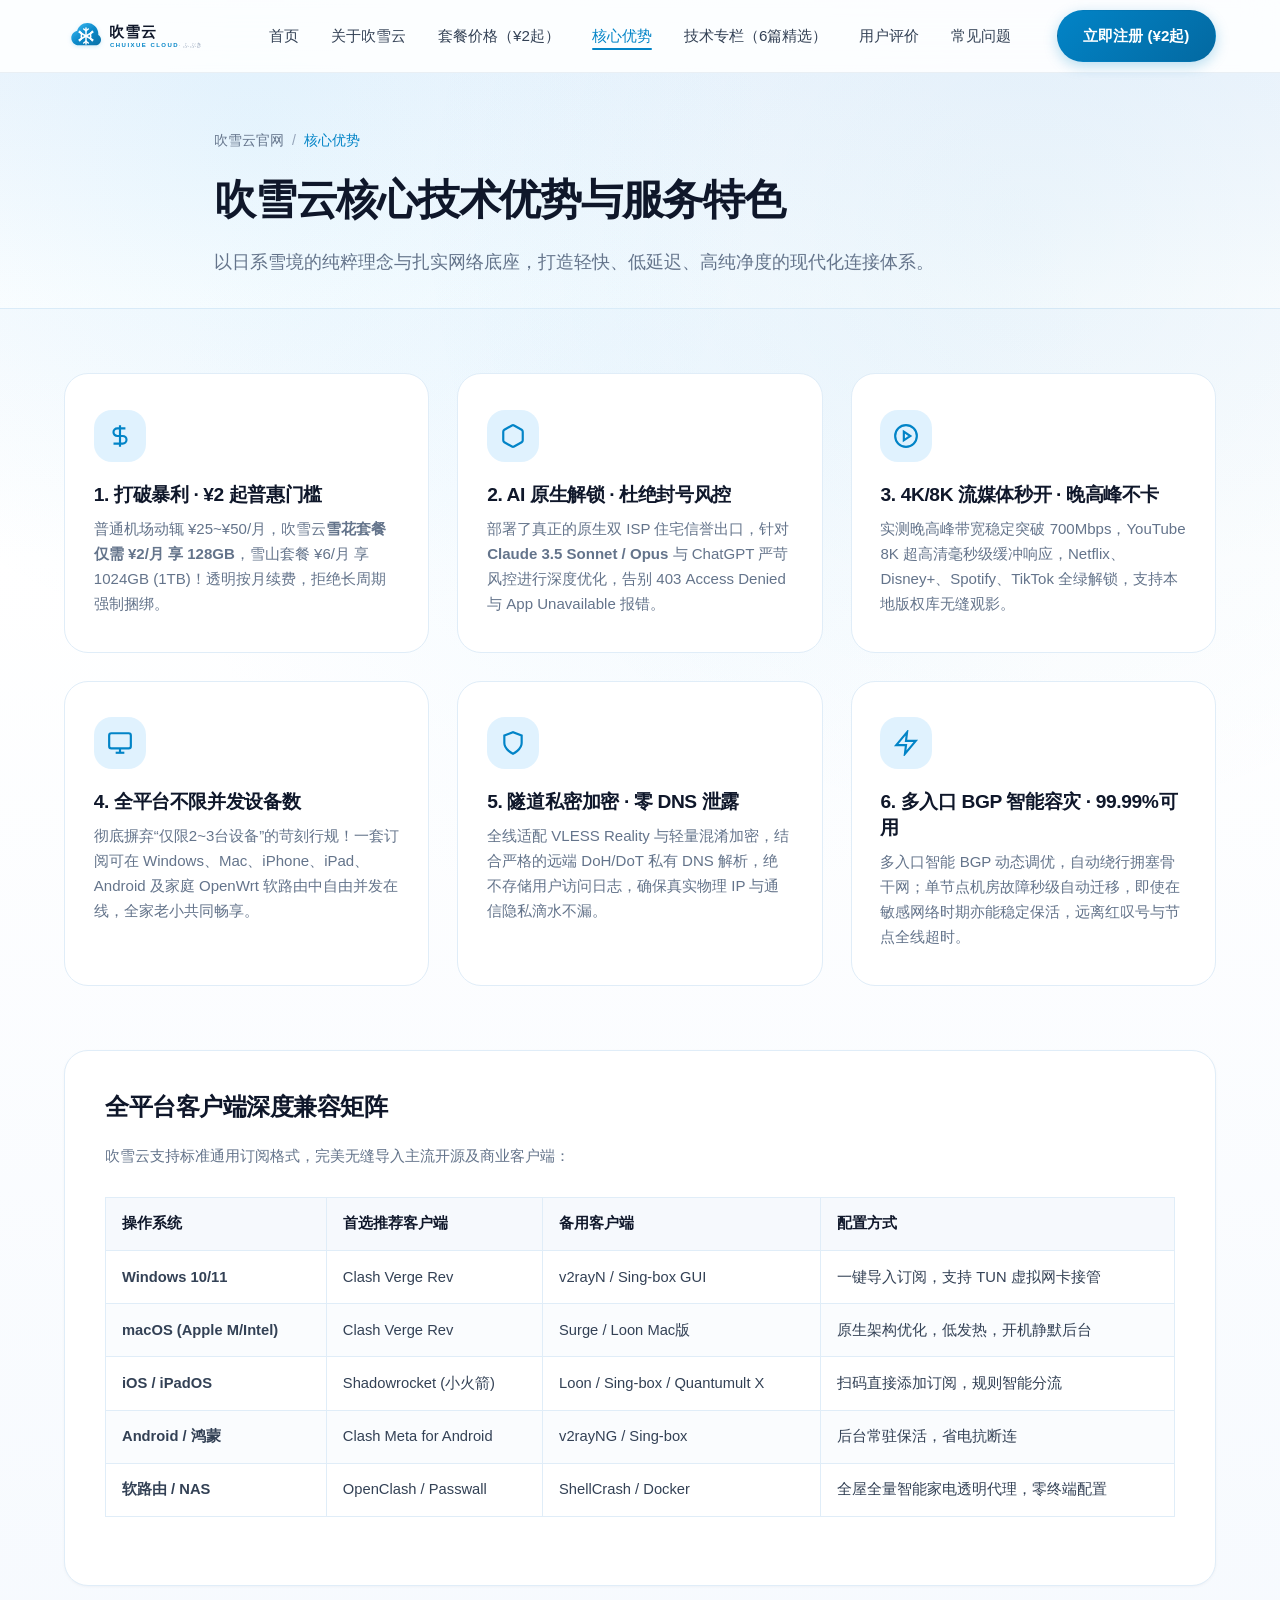
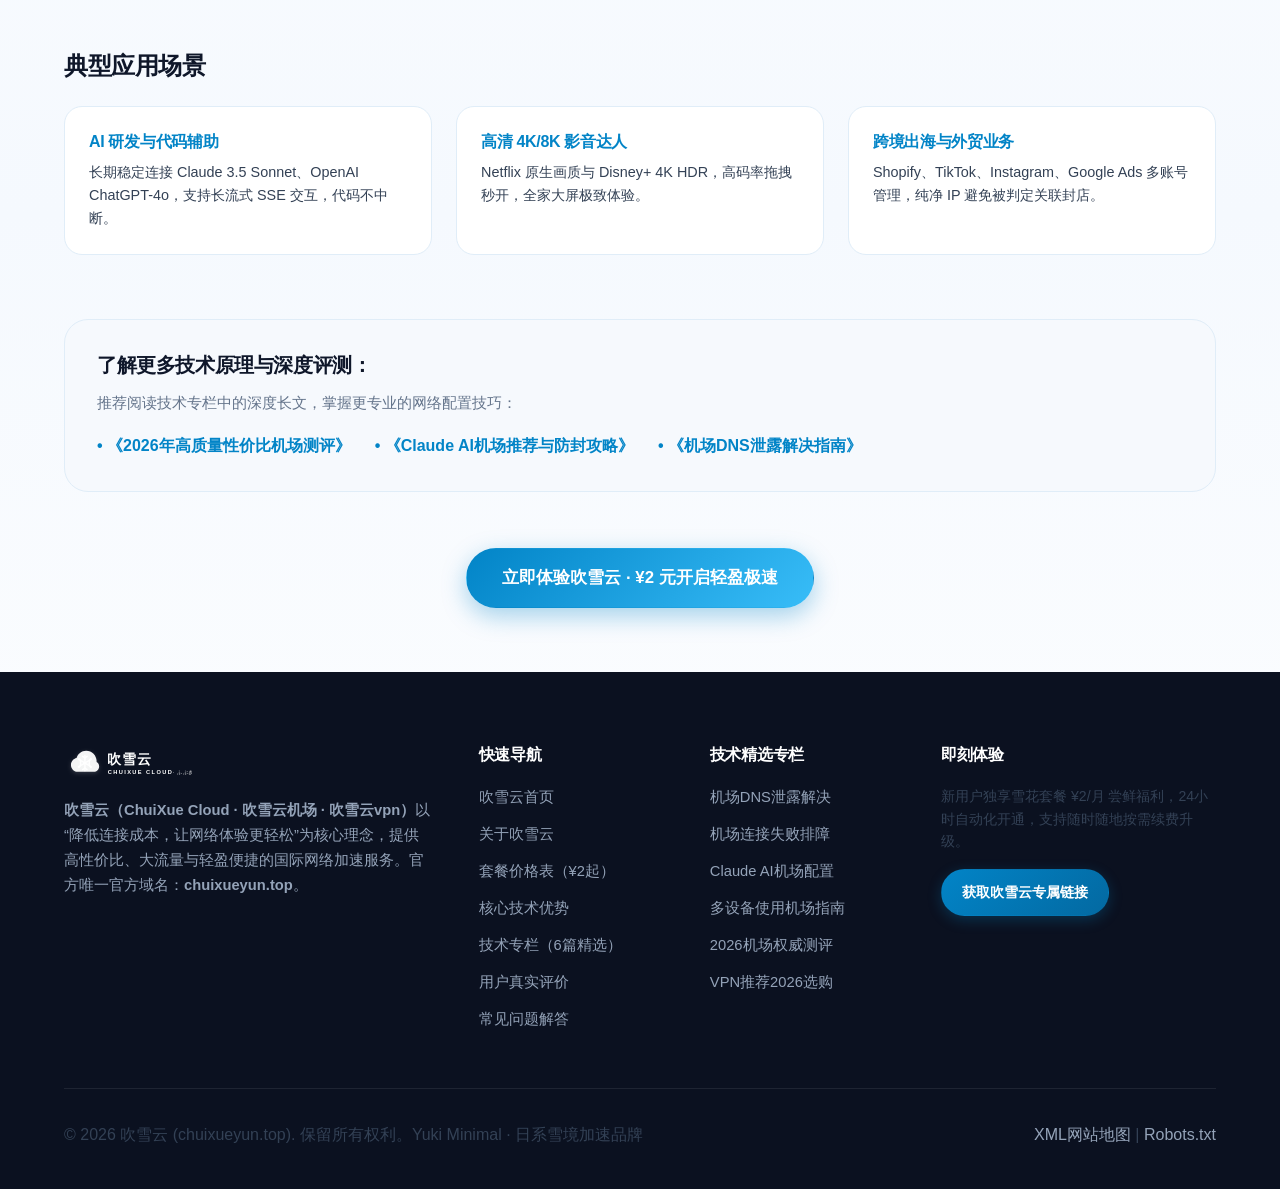
<file: advantages/index.html>
<!DOCTYPE html>
<html lang="zh-CN">
<head>
  <meta charset="UTF-8">
  <meta name="viewport" content="width=device-width, initial-scale=1.0">
  <title>核心优势 - 全球BGP专线、全平台兼容与AI原生解锁 | 吹雪云官网 (chuixueyun.top)</title>
  <meta name="title" content="核心优势 - 全球BGP专线、全平台兼容与AI原生解锁 | 吹雪云官网 (chuixueyun.top)">
  <meta name="description" content="深度了解吹雪云机场的核心技术优势与服务特色：多入口BGP智能调优专线、全平台不限设备同时连接、原生双ISP纯净出口解锁Claude 3.5与4K流媒体、零DNS泄露私密隧道。真实测速与硬核架构全面拆解。">
  <meta name="keywords" content="吹雪云核心优势, 吹雪云特点, 吹雪云线路, 吹雪云BGP, 吹雪云解锁Claude, 吹雪云官网, chuixueyun.top">
  <meta name="robots" content="index, follow">
  <link rel="canonical" href="https://chuixueyun.top/advantages/">

  <!-- Geo Tags -->
  <meta name="geo.region" content="HK">
  <meta name="geo.placename" content="Hong Kong">
  <meta name="geo.position" content="22.3193;114.1694">
  <meta name="ICBM" content="22.3193, 114.1694">

  <!-- Open Graph -->
  <meta property="og:type" content="website">
  <meta property="og:url" content="https://chuixueyun.top/advantages/">
  <meta property="og:title" content="吹雪云核心技术优势与服务特色 | 吹雪云官网">
  <meta property="og:description" content="多入口BGP智能专线、全平台不限设备并发、原生住宅IP解锁Claude与4K流媒体，硬核技术铸就轻盈体验。">
  <meta property="og:image" content="https://chuixueyun.top/assets/logo.svg">
  <meta property="og:site_name" content="吹雪云官网">

  <link rel="icon" href="/assets/favicon.svg" type="image/svg+xml">
  <link rel="stylesheet" href="/style.css">

  <!-- Structured Data JSON-LD -->
  <script type="application/ld+json">
  {
    "@context": "https://schema.org",
    "@type": "WebPage",
    "name": "吹雪云核心技术优势",
    "description": "吹雪云全球BGP专线、全平台兼容与AI原生解锁核心优势解析",
    "url": "https://chuixueyun.top/advantages/",
    "publisher": {
      "@type": "Organization",
      "name": "吹雪云",
      "url": "https://chuixueyun.top/",
      "logo": "https://chuixueyun.top/assets/logo.svg"
    }
  }
  </script>
</head>
<body>
  <div class="snow-bg-pattern" aria-hidden="true"></div>

  <!-- Header -->
  <header class="site-header">
    <div class="container header-inner">
      <a href="/" class="brand-link" title="吹雪云官网">
        <img src="/assets/logo.svg" alt="吹雪云官网LOGO" class="brand-logo-img">
      </a>
      
      <nav aria-label="全站主导航">
        <ul class="nav-menu" id="navMenu">
          <li><a href="/" class="nav-link">首页</a></li>
          <li><a href="/about/" class="nav-link">关于吹雪云</a></li>
          <li><a href="/pricing/" class="nav-link">套餐价格（¥2起）</a></li>
          <li><a href="/advantages/" class="nav-link active">核心优势</a></li>
          <li><a href="/articles/" class="nav-link">技术专栏（6篇精选）</a></li>
          <li><a href="/reviews/" class="nav-link">用户评价</a></li>
          <li><a href="/faq/" class="nav-link">常见问题</a></li>
        </ul>
      </nav>

      <div class="header-actions">
        <a href="https://varnexa.lingdongaff.com/#/?code=HHoxxHGa" target="_blank" rel="noopener nofollow" class="btn btn-primary" title="注册吹雪云体验">
          立即注册 (¥2起)
        </a>
        <button class="mobile-toggle" id="mobileToggle" aria-label="展开导航菜单" aria-expanded="false">
          <svg width="24" height="24" viewBox="0 0 24 24" fill="none" stroke="currentColor" stroke-width="2"><path d="M4 6h16M4 12h16M4 18h16"/></svg>
        </button>
      </div>
    </div>
  </header>

  <!-- Page Header & Breadcrumbs -->
  <div class="article-header">
    <div class="container container-narrow">
      <nav class="breadcrumbs" aria-label="面包屑导航">
        <a href="/">吹雪云官网</a>
        <span>/</span>
        <span style="color: var(--primary);">核心优势</span>
      </nav>
      <h1 class="article-title">吹雪云核心技术优势与服务特色</h1>
      <p style="color: var(--text-muted); font-size: 1.15rem; line-height: 1.6;">
        以日系雪境的纯粹理念与扎实网络底座，打造轻快、低延迟、高纯净度的现代化连接体系。
      </p>
    </div>
  </div>

  <!-- Main Content -->
  <main class="container" style="padding: 4rem 1.5rem;">

    <!-- 6 Core Advantages Grid -->
    <div class="features-grid" style="margin-bottom: 4rem;">
      <!-- Feature 1 -->
      <div class="feature-card">
        <div class="feature-icon-wrapper">
          <svg width="26" height="26" viewBox="0 0 24 24" fill="none" stroke="currentColor" stroke-width="2"><path d="M12 2v20M17 5H9.5a3.5 3.5 0 0 0 0 7h5a3.5 3.5 0 0 1 0 7H6"/></svg>
        </div>
        <h3 class="feature-title">1. 打破暴利 · ¥2 起普惠门槛</h3>
        <p class="feature-desc">
          普通机场动辄 ¥25~¥50/月，吹雪云<strong>雪花套餐仅需 ¥2/月 享 128GB</strong>，雪山套餐 ¥6/月 享 1024GB (1TB)！透明按月续费，拒绝长周期强制捆绑。
        </p>
      </div>

      <!-- Feature 2 -->
      <div class="feature-card">
        <div class="feature-icon-wrapper">
          <svg width="26" height="26" viewBox="0 0 24 24" fill="none" stroke="currentColor" stroke-width="2"><path d="M21 16V8a2 2 0 0 0-1-1.73l-7-4a2 2 0 0 0-2 0l-7 4A2 2 0 0 0 3 8v8a2 2 0 0 0 1 1.73l7 4a2 2 0 0 0 2 0l7-4A2 2 0 0 0 21 16z"/></svg>
        </div>
        <h3 class="feature-title">2. AI 原生解锁 · 杜绝封号风控</h3>
        <p class="feature-desc">
          部署了真正的原生双 ISP 住宅信誉出口，针对 <strong>Claude 3.5 Sonnet / Opus</strong> 与 ChatGPT 严苛风控进行深度优化，告别 403 Access Denied 与 App Unavailable 报错。
        </p>
      </div>

      <!-- Feature 3 -->
      <div class="feature-card">
        <div class="feature-icon-wrapper">
          <svg width="26" height="26" viewBox="0 0 24 24" fill="none" stroke="currentColor" stroke-width="2"><circle cx="12" cy="12" r="10"/><polygon points="10 8 16 12 10 16 10 8"/></svg>
        </div>
        <h3 class="feature-title">3. 4K/8K 流媒体秒开 · 晚高峰不卡</h3>
        <p class="feature-desc">
          实测晚高峰带宽稳定突破 700Mbps，YouTube 8K 超高清毫秒级缓冲响应，Netflix、Disney+、Spotify、TikTok 全绿解锁，支持本地版权库无缝观影。
        </p>
      </div>

      <!-- Feature 4 -->
      <div class="feature-card">
        <div class="feature-icon-wrapper">
          <svg width="26" height="26" viewBox="0 0 24 24" fill="none" stroke="currentColor" stroke-width="2"><rect x="2" y="3" width="20" height="14" rx="2" ry="2"/><line x1="8" y1="21" x2="16" y2="21"/><line x1="12" y1="17" x2="12" y2="21"/></svg>
        </div>
        <h3 class="feature-title">4. 全平台不限并发设备数</h3>
        <p class="feature-desc">
          彻底摒弃“仅限2~3台设备”的苛刻行规！一套订阅可在 Windows、Mac、iPhone、iPad、Android 及家庭 OpenWrt 软路由中自由并发在线，全家老小共同畅享。
        </p>
      </div>

      <!-- Feature 5 -->
      <div class="feature-card">
        <div class="feature-icon-wrapper">
          <svg width="26" height="26" viewBox="0 0 24 24" fill="none" stroke="currentColor" stroke-width="2"><path d="M12 22s8-4 8-10V5l-8-3-8 3v7c0 6 8 10 8 10z"/></svg>
        </div>
        <h3 class="feature-title">5. 隧道私密加密 · 零 DNS 泄露</h3>
        <p class="feature-desc">
          全线适配 VLESS Reality 与轻量混淆加密，结合严格的远端 DoH/DoT 私有 DNS 解析，绝不存储用户访问日志，确保真实物理 IP 与通信隐私滴水不漏。
        </p>
      </div>

      <!-- Feature 6 -->
      <div class="feature-card">
        <div class="feature-icon-wrapper">
          <svg width="26" height="26" viewBox="0 0 24 24" fill="none" stroke="currentColor" stroke-width="2"><path d="M13 2L3 14h9l-1 8 10-12h-9l1-8z"/></svg>
        </div>
        <h3 class="feature-title">6. 多入口 BGP 智能容灾 · 99.99%可用</h3>
        <p class="feature-desc">
          多入口智能 BGP 动态调优，自动绕行拥塞骨干网；单节点机房故障秒级自动迁移，即使在敏感网络时期亦能稳定保活，远离红叹号与节点全线超时。
        </p>
      </div>
    </div>

    <!-- Client Compatibility Matrix -->
    <div style="background: #FFFFFF; border: 1px solid var(--border-frost); border-radius: var(--radius-xl); padding: 2.5rem; margin-bottom: 4rem; box-shadow: var(--shadow-sm);">
      <h2 style="font-size: 1.5rem; margin-bottom: 1.25rem; color: var(--text-main);">全平台客户端深度兼容矩阵</h2>
      <p style="color: var(--text-muted); font-size: 0.95rem; margin-bottom: 1.5rem;">
        吹雪云支持标准通用订阅格式，完美无缝导入主流开源及商业客户端：
      </p>
      <div class="article-table-wrapper">
        <table class="article-table">
          <thead>
            <tr>
              <th>操作系统</th>
              <th>首选推荐客户端</th>
              <th>备用客户端</th>
              <th>配置方式</th>
            </tr>
          </thead>
          <tbody>
            <tr>
              <td><strong>Windows 10/11</strong></td>
              <td>Clash Verge Rev</td>
              <td>v2rayN / Sing-box GUI</td>
              <td>一键导入订阅，支持 TUN 虚拟网卡接管</td>
            </tr>
            <tr>
              <td><strong>macOS (Apple M/Intel)</strong></td>
              <td>Clash Verge Rev</td>
              <td>Surge / Loon Mac版</td>
              <td>原生架构优化，低发热，开机静默后台</td>
            </tr>
            <tr>
              <td><strong>iOS / iPadOS</strong></td>
              <td>Shadowrocket (小火箭)</td>
              <td>Loon / Sing-box / Quantumult X</td>
              <td>扫码直接添加订阅，规则智能分流</td>
            </tr>
            <tr>
              <td><strong>Android / 鸿蒙</strong></td>
              <td>Clash Meta for Android</td>
              <td>v2rayNG / Sing-box</td>
              <td>后台常驻保活，省电抗断连</td>
            </tr>
            <tr>
              <td><strong>软路由 / NAS</strong></td>
              <td>OpenClash / Passwall</td>
              <td>ShellCrash / Docker</td>
              <td>全屋全量智能家电透明代理，零终端配置</td>
            </tr>
          </tbody>
        </table>
      </div>
    </div>

    <!-- Application Scenarios -->
    <div style="margin-bottom: 4rem;">
      <h2 style="font-size: 1.5rem; margin-bottom: 1.5rem; color: var(--text-main);">典型应用场景</h2>
      <div style="display: grid; grid-template-columns: repeat(3, 1fr); gap: 1.5rem;">
        <div style="background: var(--bg-card); border: 1px solid var(--border-frost); border-radius: var(--radius-lg); padding: 1.5rem;">
          <h4 style="color: var(--primary); margin-bottom: 0.5rem;">AI 研发与代码辅助</h4>
          <p style="font-size: 0.9rem; color: var(--text-secondary); line-height: 1.6;">
            长期稳定连接 Claude 3.5 Sonnet、OpenAI ChatGPT-4o，支持长流式 SSE 交互，代码不中断。
          </p>
        </div>
        <div style="background: var(--bg-card); border: 1px solid var(--border-frost); border-radius: var(--radius-lg); padding: 1.5rem;">
          <h4 style="color: var(--primary); margin-bottom: 0.5rem;">高清 4K/8K 影音达人</h4>
          <p style="font-size: 0.9rem; color: var(--text-secondary); line-height: 1.6;">
            Netflix 原生画质与 Disney+ 4K HDR，高码率拖拽秒开，全家大屏极致体验。
          </p>
        </div>
        <div style="background: var(--bg-card); border: 1px solid var(--border-frost); border-radius: var(--radius-lg); padding: 1.5rem;">
          <h4 style="color: var(--primary); margin-bottom: 0.5rem;">跨境出海与外贸业务</h4>
          <p style="font-size: 0.9rem; color: var(--text-secondary); line-height: 1.6;">
            Shopify、TikTok、Instagram、Google Ads 多账号管理，纯净 IP 避免被判定关联封店。
          </p>
        </div>
      </div>
    </div>

    <!-- Related Articles Link Block -->
    <div style="background: var(--bg-subtle); border: 1px solid var(--border-frost); border-radius: var(--radius-xl); padding: 2rem; margin-bottom: 3.5rem;">
      <h3 style="font-size: 1.25rem; margin-bottom: 0.75rem; color: var(--text-main);">了解更多技术原理与深度评测：</h3>
      <p style="color: var(--text-muted); font-size: 0.92rem; margin-bottom: 1rem;">
        推荐阅读技术专栏中的深度长文，掌握更专业的网络配置技巧：
      </p>
      <div style="display: flex; gap: 1.5rem; flex-wrap: wrap;">
        <a href="/articles/airport-review-2026.html" style="font-weight: 600;">• 《2026年高质量性价比机场测评》</a>
        <a href="/articles/claude-ai-airport-guide.html" style="font-weight: 600;">• 《Claude AI机场推荐与防封攻略》</a>
        <a href="/articles/dns-leak-prevention.html" style="font-weight: 600;">• 《机场DNS泄露解决指南》</a>
      </div>
    </div>

    <!-- Bottom CTA -->
    <div style="text-align: center;">
      <a href="https://varnexa.lingdongaff.com/#/?code=HHoxxHGa" target="_blank" rel="noopener nofollow" class="btn btn-accent btn-lg">
        立即体验吹雪云 · ¥2 元开启轻盈极速
      </a>
    </div>

  </main>

  <!-- Footer -->
  <footer class="site-footer">
    <div class="container">
      <div class="footer-grid">
        <div class="footer-brand">
          <img src="/assets/logo.svg" alt="吹雪云官网LOGO" style="height: 38px; filter: brightness(0) invert(1);">
          <p>
            <strong>吹雪云（ChuiXue Cloud · 吹雪云机场 · 吹雪云vpn）</strong>以“降低连接成本，让网络体验更轻松”为核心理念，提供高性价比、大流量与轻盈便捷的国际网络加速服务。官方唯一官方域名：<strong>chuixueyun.top</strong>。
          </p>
        </div>
        <div class="footer-col">
          <h4>快速导航</h4>
          <ul class="footer-links">
            <li><a href="/">吹雪云首页</a></li>
            <li><a href="/about/">关于吹雪云</a></li>
            <li><a href="/pricing/">套餐价格表（¥2起）</a></li>
            <li><a href="/advantages/">核心技术优势</a></li>
            <li><a href="/articles/">技术专栏（6篇精选）</a></li>
            <li><a href="/reviews/">用户真实评价</a></li>
            <li><a href="/faq/">常见问题解答</a></li>
          </ul>
        </div>
        <div class="footer-col">
          <h4>技术精选专栏</h4>
          <ul class="footer-links">
            <li><a href="/articles/dns-leak-prevention.html">机场DNS泄露解决</a></li>
            <li><a href="/articles/airport-connection-troubleshooting.html">机场连接失败排障</a></li>
            <li><a href="/articles/claude-ai-airport-guide.html">Claude AI机场配置</a></li>
            <li><a href="/articles/multi-device-airport-setup.html">多设备使用机场指南</a></li>
            <li><a href="/articles/airport-review-2026.html">2026机场权威测评</a></li>
            <li><a href="/articles/best-vpn-recommendation-2026.html">VPN推荐2026选购</a></li>
          </ul>
        </div>
        <div class="footer-col">
          <h4>即刻体验</h4>
          <p style="margin-bottom: 1rem; font-size: 0.88rem; line-height: 1.6;">
            新用户独享雪花套餐 ¥2/月 尝鲜福利，24小时自动化开通，支持随时随地按需续费升级。
          </p>
          <a href="https://varnexa.lingdongaff.com/#/?code=HHoxxHGa" target="_blank" rel="noopener nofollow" class="btn btn-primary" style="padding: 0.65rem 1.25rem; font-size: 0.9rem;">
            获取吹雪云专属链接
          </a>
        </div>
      </div>
      <div class="footer-bottom">
        <p>&copy; 2026 吹雪云 (chuixueyun.top). 保留所有权利。Yuki Minimal · 日系雪境加速品牌</p>
        <p>
          <a href="/sitemap.xml" style="color: #94A3B8;">XML网站地图</a> | 
          <a href="/robots.txt" style="color: #94A3B8;">Robots.txt</a>
        </p>
      </div>
    </div>
  </footer>

  <script src="/main.js"></script>
</body>
</html>
</file>
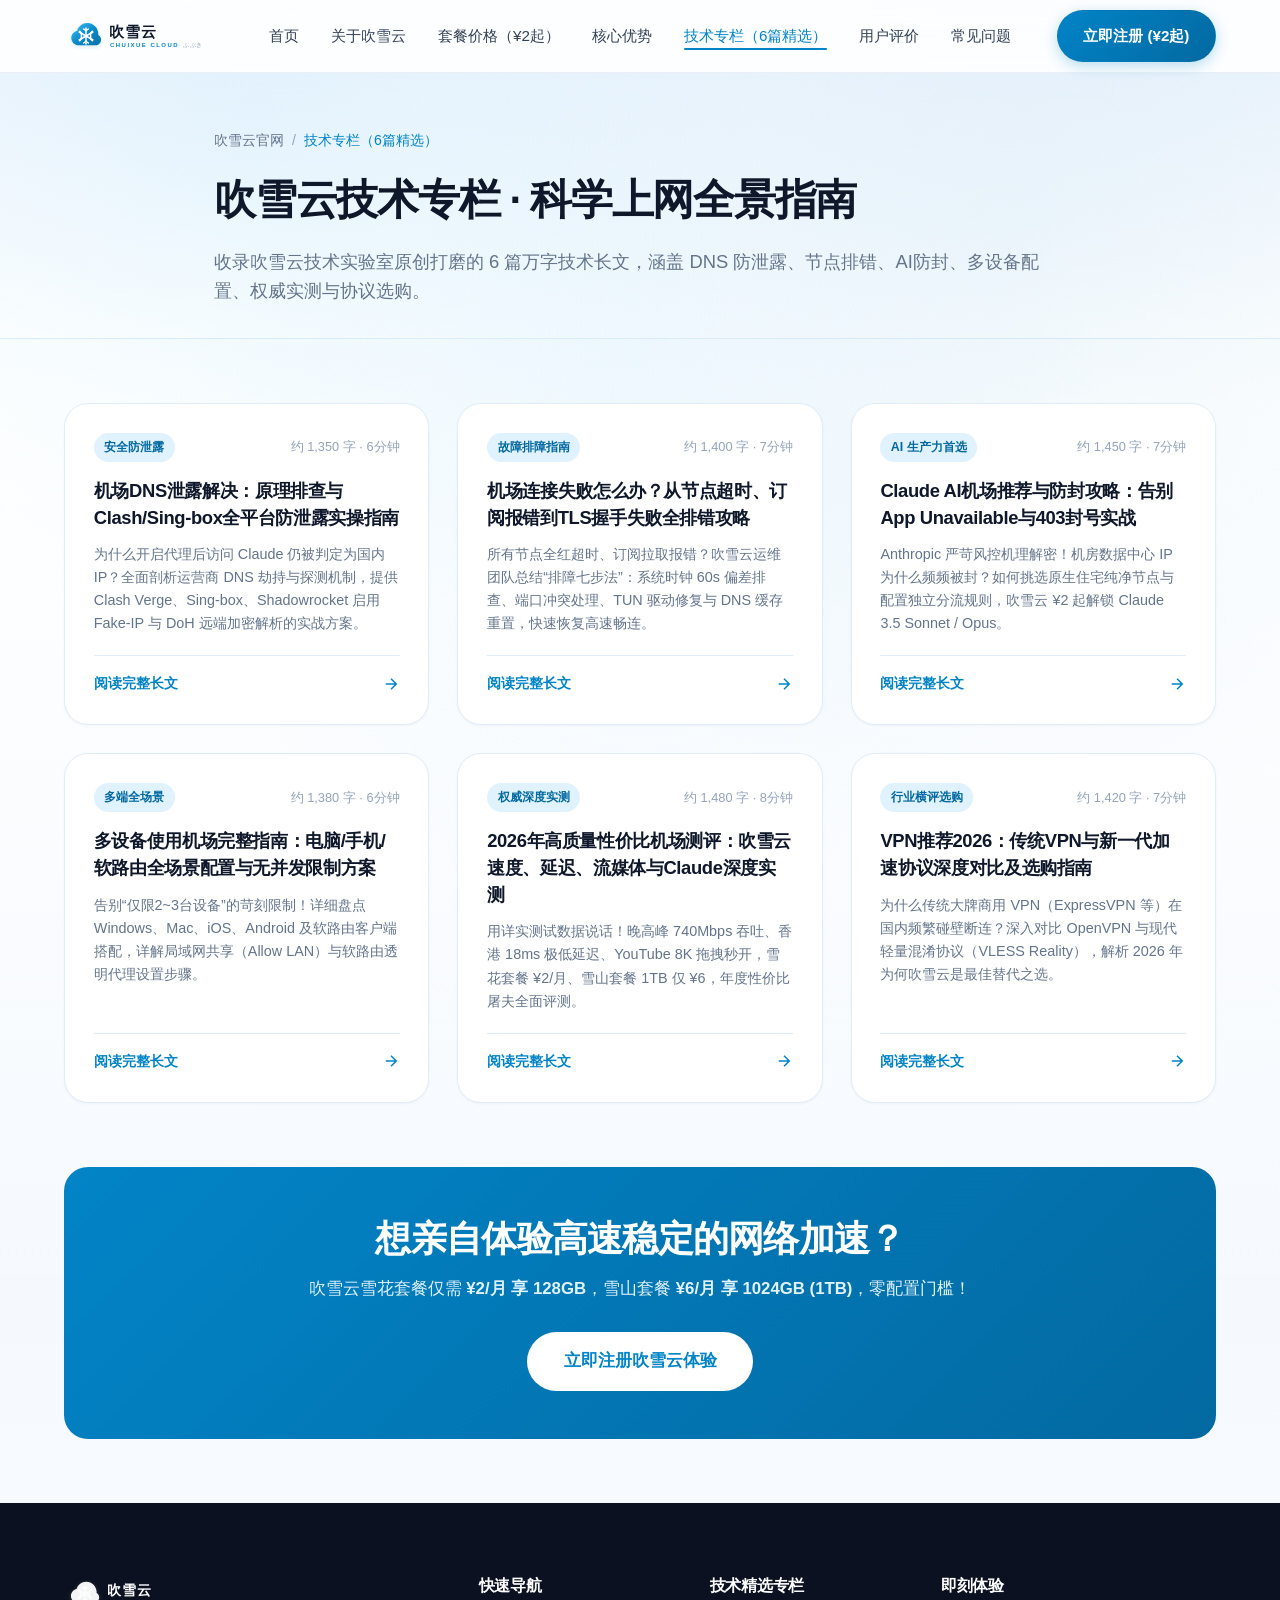
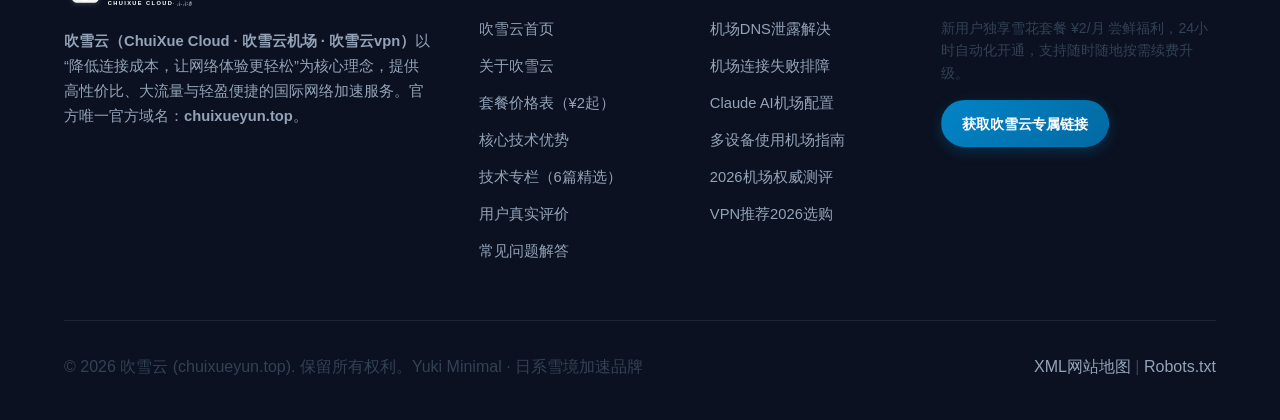
<file: articles/index.html>
<!DOCTYPE html>
<html lang="zh-CN">
<head>
  <meta charset="UTF-8">
  <meta name="viewport" content="width=device-width, initial-scale=1.0">
  <title>技术专栏（6篇精选）- 科学上网与网络加速深度技术指南 | 吹雪云官网 (chuixueyun.top)</title>
  <meta name="title" content="技术专栏（6篇精选）- 科学上网与网络加速深度技术指南 | 吹雪云官网 (chuixueyun.top)">
  <meta name="description" content="吹雪云官方技术专栏收录6篇精选原创深度长文：深度解决机场DNS泄露排查、机场连接失败排障七步法、Claude AI机场防封配置技巧、多设备使用机场全场景方案、2026年高质量性价比机场测评及VPN推荐2026选购指南。">
  <meta name="keywords" content="吹雪云技术专栏, 机场DNS泄露解决, 机场连接失败怎么办, Claude AI机场, 多设备使用机场, 机场测评, VPN推荐2026, 吹雪云官网">
  <meta name="robots" content="index, follow">
  <link rel="canonical" href="https://chuixueyun.top/articles/">

  <!-- Geo Tags -->
  <meta name="geo.region" content="HK">
  <meta name="geo.placename" content="Hong Kong">
  <meta name="geo.position" content="22.3193;114.1694">
  <meta name="ICBM" content="22.3193, 114.1694">

  <!-- Open Graph -->
  <meta property="og:type" content="website">
  <meta property="og:url" content="https://chuixueyun.top/articles/">
  <meta property="og:title" content="吹雪云技术专栏（6篇精选）- 科学上网全景知识库 | 吹雪云官网">
  <meta property="og:description" content="汇聚DNS泄露排查、节点故障排除、Claude 3.5防封、全家多设备共享及2026深度测评原创长文。">
  <meta property="og:image" content="https://chuixueyun.top/assets/logo.svg">
  <meta property="og:site_name" content="吹雪云官网">

  <link rel="icon" href="/assets/favicon.svg" type="image/svg+xml">
  <link rel="stylesheet" href="/style.css">

  <!-- Structured Data JSON-LD CollectionPage -->
  <script type="application/ld+json">
  {
    "@context": "https://schema.org",
    "@type": "CollectionPage",
    "name": "吹雪云技术专栏（6篇精选）",
    "description": "科学上网与网络加速深度技术指南，包含6篇精选原创长文",
    "url": "https://chuixueyun.top/articles/",
    "publisher": {
      "@type": "Organization",
      "name": "吹雪云",
      "url": "https://chuixueyun.top/",
      "logo": "https://chuixueyun.top/assets/logo.svg"
    }
  }
  </script>
</head>
<body>
  <div class="snow-bg-pattern" aria-hidden="true"></div>

  <!-- Header -->
  <header class="site-header">
    <div class="container header-inner">
      <a href="/" class="brand-link" title="吹雪云官网">
        <img src="/assets/logo.svg" alt="吹雪云官网LOGO" class="brand-logo-img">
      </a>
      
      <nav aria-label="全站主导航">
        <ul class="nav-menu" id="navMenu">
          <li><a href="/" class="nav-link">首页</a></li>
          <li><a href="/about/" class="nav-link">关于吹雪云</a></li>
          <li><a href="/pricing/" class="nav-link">套餐价格（¥2起）</a></li>
          <li><a href="/advantages/" class="nav-link">核心优势</a></li>
          <li><a href="/articles/" class="nav-link active">技术专栏（6篇精选）</a></li>
          <li><a href="/reviews/" class="nav-link">用户评价</a></li>
          <li><a href="/faq/" class="nav-link">常见问题</a></li>
        </ul>
      </nav>

      <div class="header-actions">
        <a href="https://varnexa.lingdongaff.com/#/?code=HHoxxHGa" target="_blank" rel="noopener nofollow" class="btn btn-primary" title="注册吹雪云体验">
          立即注册 (¥2起)
        </a>
        <button class="mobile-toggle" id="mobileToggle" aria-label="展开导航菜单" aria-expanded="false">
          <svg width="24" height="24" viewBox="0 0 24 24" fill="none" stroke="currentColor" stroke-width="2"><path d="M4 6h16M4 12h16M4 18h16"/></svg>
        </button>
      </div>
    </div>
  </header>

  <!-- Page Header & Breadcrumbs -->
  <div class="article-header">
    <div class="container container-narrow">
      <nav class="breadcrumbs" aria-label="面包屑导航">
        <a href="/">吹雪云官网</a>
        <span>/</span>
        <span style="color: var(--primary);">技术专栏（6篇精选）</span>
      </nav>
      <h1 class="article-title">吹雪云技术专栏 · 科学上网全景指南</h1>
      <p style="color: var(--text-muted); font-size: 1.15rem; line-height: 1.6;">
        收录吹雪云技术实验室原创打磨的 6 篇万字技术长文，涵盖 DNS 防泄露、节点排错、AI防封、多设备配置、权威实测与协议选购。
      </p>
    </div>
  </div>

  <!-- Main Articles Grid -->
  <main class="container" style="padding: 4rem 1.5rem;">
    <div class="articles-grid" style="margin-bottom: 4rem;">

      <!-- Article 1: 机场DNS泄露解决 -->
      <a href="/articles/dns-leak-prevention.html" class="article-card" title="查看 机场DNS泄露解决 全文">
        <div class="article-badge-row">
          <span class="article-keyword-badge">安全防泄露</span>
          <span class="article-read-time">约 1,350 字 · 6分钟</span>
        </div>
        <h2 class="article-card-title">机场DNS泄露解决：原理排查与Clash/Sing-box全平台防泄露实操指南</h2>
        <p class="article-card-snippet">
          为什么开启代理后访问 Claude 仍被判定为国内 IP？全面剖析运营商 DNS 劫持与探测机制，提供 Clash Verge、Sing-box、Shadowrocket 启用 Fake-IP 与 DoH 远端加密解析的实战方案。
        </p>
        <div class="article-card-footer">
          <span>阅读完整长文</span>
          <svg width="18" height="18" viewBox="0 0 24 24" fill="none" stroke="currentColor" stroke-width="2"><path d="M5 12h14M12 5l7 7-7 7"/></svg>
        </div>
      </a>

      <!-- Article 2: 机场连接失败怎么办 -->
      <a href="/articles/airport-connection-troubleshooting.html" class="article-card" title="查看 机场连接失败怎么办 全文">
        <div class="article-badge-row">
          <span class="article-keyword-badge">故障排障指南</span>
          <span class="article-read-time">约 1,400 字 · 7分钟</span>
        </div>
        <h2 class="article-card-title">机场连接失败怎么办？从节点超时、订阅报错到TLS握手失败全排错攻略</h2>
        <p class="article-card-snippet">
          所有节点全红超时、订阅拉取报错？吹雪云运维团队总结“排障七步法”：系统时钟 60s 偏差排查、端口冲突处理、TUN 驱动修复与 DNS 缓存重置，快速恢复高速畅连。
        </p>
        <div class="article-card-footer">
          <span>阅读完整长文</span>
          <svg width="18" height="18" viewBox="0 0 24 24" fill="none" stroke="currentColor" stroke-width="2"><path d="M5 12h14M12 5l7 7-7 7"/></svg>
        </div>
      </a>

      <!-- Article 3: Claude AI机场 -->
      <a href="/articles/claude-ai-airport-guide.html" class="article-card" title="查看 Claude AI机场 全文">
        <div class="article-badge-row">
          <span class="article-keyword-badge">AI 生产力首选</span>
          <span class="article-read-time">约 1,450 字 · 7分钟</span>
        </div>
        <h2 class="article-card-title">Claude AI机场推荐与防封攻略：告别App Unavailable与403封号实战</h2>
        <p class="article-card-snippet">
          Anthropic 严苛风控机理解密！机房数据中心 IP 为什么频频被封？如何挑选原生住宅纯净节点与配置独立分流规则，吹雪云 ¥2 起解锁 Claude 3.5 Sonnet / Opus。
        </p>
        <div class="article-card-footer">
          <span>阅读完整长文</span>
          <svg width="18" height="18" viewBox="0 0 24 24" fill="none" stroke="currentColor" stroke-width="2"><path d="M5 12h14M12 5l7 7-7 7"/></svg>
        </div>
      </a>

      <!-- Article 4: 多设备使用机场 -->
      <a href="/articles/multi-device-airport-setup.html" class="article-card" title="查看 多设备使用机场 全文">
        <div class="article-badge-row">
          <span class="article-keyword-badge">多端全场景</span>
          <span class="article-read-time">约 1,380 字 · 6分钟</span>
        </div>
        <h2 class="article-card-title">多设备使用机场完整指南：电脑/手机/软路由全场景配置与无并发限制方案</h2>
        <p class="article-card-snippet">
          告别“仅限2~3台设备”的苛刻限制！详细盘点 Windows、Mac、iOS、Android 及软路由客户端搭配，详解局域网共享（Allow LAN）与软路由透明代理设置步骤。
        </p>
        <div class="article-card-footer">
          <span>阅读完整长文</span>
          <svg width="18" height="18" viewBox="0 0 24 24" fill="none" stroke="currentColor" stroke-width="2"><path d="M5 12h14M12 5l7 7-7 7"/></svg>
        </div>
      </a>

      <!-- Article 5: 机场测评 -->
      <a href="/articles/airport-review-2026.html" class="article-card" title="查看 机场测评 全文">
        <div class="article-badge-row">
          <span class="article-keyword-badge">权威深度实测</span>
          <span class="article-read-time">约 1,480 字 · 8分钟</span>
        </div>
        <h2 class="article-card-title">2026年高质量性价比机场测评：吹雪云速度、延迟、流媒体与Claude深度实测</h2>
        <p class="article-card-snippet">
          用详实测试数据说话！晚高峰 740Mbps 吞吐、香港 18ms 极低延迟、YouTube 8K 拖拽秒开，雪花套餐 ¥2/月、雪山套餐 1TB 仅 ¥6，年度性价比屠夫全面评测。
        </p>
        <div class="article-card-footer">
          <span>阅读完整长文</span>
          <svg width="18" height="18" viewBox="0 0 24 24" fill="none" stroke="currentColor" stroke-width="2"><path d="M5 12h14M12 5l7 7-7 7"/></svg>
        </div>
      </a>

      <!-- Article 6: VPN推荐2026 -->
      <a href="/articles/best-vpn-recommendation-2026.html" class="article-card" title="查看 VPN推荐2026 全文">
        <div class="article-badge-row">
          <span class="article-keyword-badge">行业横评选购</span>
          <span class="article-read-time">约 1,420 字 · 7分钟</span>
        </div>
        <h2 class="article-card-title">VPN推荐2026：传统VPN与新一代加速协议深度对比及选购指南</h2>
        <p class="article-card-snippet">
          为什么传统大牌商用 VPN（ExpressVPN 等）在国内频繁碰壁断连？深入对比 OpenVPN 与现代轻量混淆协议（VLESS Reality），解析 2026 年为何吹雪云是最佳替代之选。
        </p>
        <div class="article-card-footer">
          <span>阅读完整长文</span>
          <svg width="18" height="18" viewBox="0 0 24 24" fill="none" stroke="currentColor" stroke-width="2"><path d="M5 12h14M12 5l7 7-7 7"/></svg>
        </div>
      </a>

    </div>

    <!-- Banner -->
    <div style="background: linear-gradient(135deg, #0284C7 0%, #0369A1 100%); border-radius: var(--radius-xl); padding: 3rem 2rem; text-align: center; color: #FFFFFF;">
      <h2 style="color: #FFFFFF; margin-bottom: 0.75rem;">想亲自体验高速稳定的网络加速？</h2>
      <p style="color: #E0F2FE; margin-bottom: 1.75rem; font-size: 1.05rem;">
        吹雪云雪花套餐仅需 <strong>¥2/月 享 128GB</strong>，雪山套餐 <strong>¥6/月 享 1024GB (1TB)</strong>，零配置门槛！
      </p>
      <a href="https://varnexa.lingdongaff.com/#/?code=HHoxxHGa" target="_blank" rel="noopener nofollow" class="btn btn-white btn-lg" style="background: #FFFFFF; color: #0284C7 !important; font-weight: 700;">
        立即注册吹雪云体验
      </a>
    </div>
  </main>

  <!-- Footer -->
  <footer class="site-footer">
    <div class="container">
      <div class="footer-grid">
        <div class="footer-brand">
          <img src="/assets/logo.svg" alt="吹雪云官网LOGO" style="height: 38px; filter: brightness(0) invert(1);">
          <p>
            <strong>吹雪云（ChuiXue Cloud · 吹雪云机场 · 吹雪云vpn）</strong>以“降低连接成本，让网络体验更轻松”为核心理念，提供高性价比、大流量与轻盈便捷的国际网络加速服务。官方唯一官方域名：<strong>chuixueyun.top</strong>。
          </p>
        </div>
        <div class="footer-col">
          <h4>快速导航</h4>
          <ul class="footer-links">
            <li><a href="/">吹雪云首页</a></li>
            <li><a href="/about/">关于吹雪云</a></li>
            <li><a href="/pricing/">套餐价格表（¥2起）</a></li>
            <li><a href="/advantages/">核心技术优势</a></li>
            <li><a href="/articles/">技术专栏（6篇精选）</a></li>
            <li><a href="/reviews/">用户真实评价</a></li>
            <li><a href="/faq/">常见问题解答</a></li>
          </ul>
        </div>
        <div class="footer-col">
          <h4>技术精选专栏</h4>
          <ul class="footer-links">
            <li><a href="/articles/dns-leak-prevention.html">机场DNS泄露解决</a></li>
            <li><a href="/articles/airport-connection-troubleshooting.html">机场连接失败排障</a></li>
            <li><a href="/articles/claude-ai-airport-guide.html">Claude AI机场配置</a></li>
            <li><a href="/articles/multi-device-airport-setup.html">多设备使用机场指南</a></li>
            <li><a href="/articles/airport-review-2026.html">2026机场权威测评</a></li>
            <li><a href="/articles/best-vpn-recommendation-2026.html">VPN推荐2026选购</a></li>
          </ul>
        </div>
        <div class="footer-col">
          <h4>即刻体验</h4>
          <p style="margin-bottom: 1rem; font-size: 0.88rem; line-height: 1.6;">
            新用户独享雪花套餐 ¥2/月 尝鲜福利，24小时自动化开通，支持随时随地按需续费升级。
          </p>
          <a href="https://varnexa.lingdongaff.com/#/?code=HHoxxHGa" target="_blank" rel="noopener nofollow" class="btn btn-primary" style="padding: 0.65rem 1.25rem; font-size: 0.9rem;">
            获取吹雪云专属链接
          </a>
        </div>
      </div>
      <div class="footer-bottom">
        <p>&copy; 2026 吹雪云 (chuixueyun.top). 保留所有权利。Yuki Minimal · 日系雪境加速品牌</p>
        <p>
          <a href="/sitemap.xml" style="color: #94A3B8;">XML网站地图</a> | 
          <a href="/robots.txt" style="color: #94A3B8;">Robots.txt</a>
        </p>
      </div>
    </div>
  </footer>

  <script src="/main.js"></script>
</body>
</html>
</file>
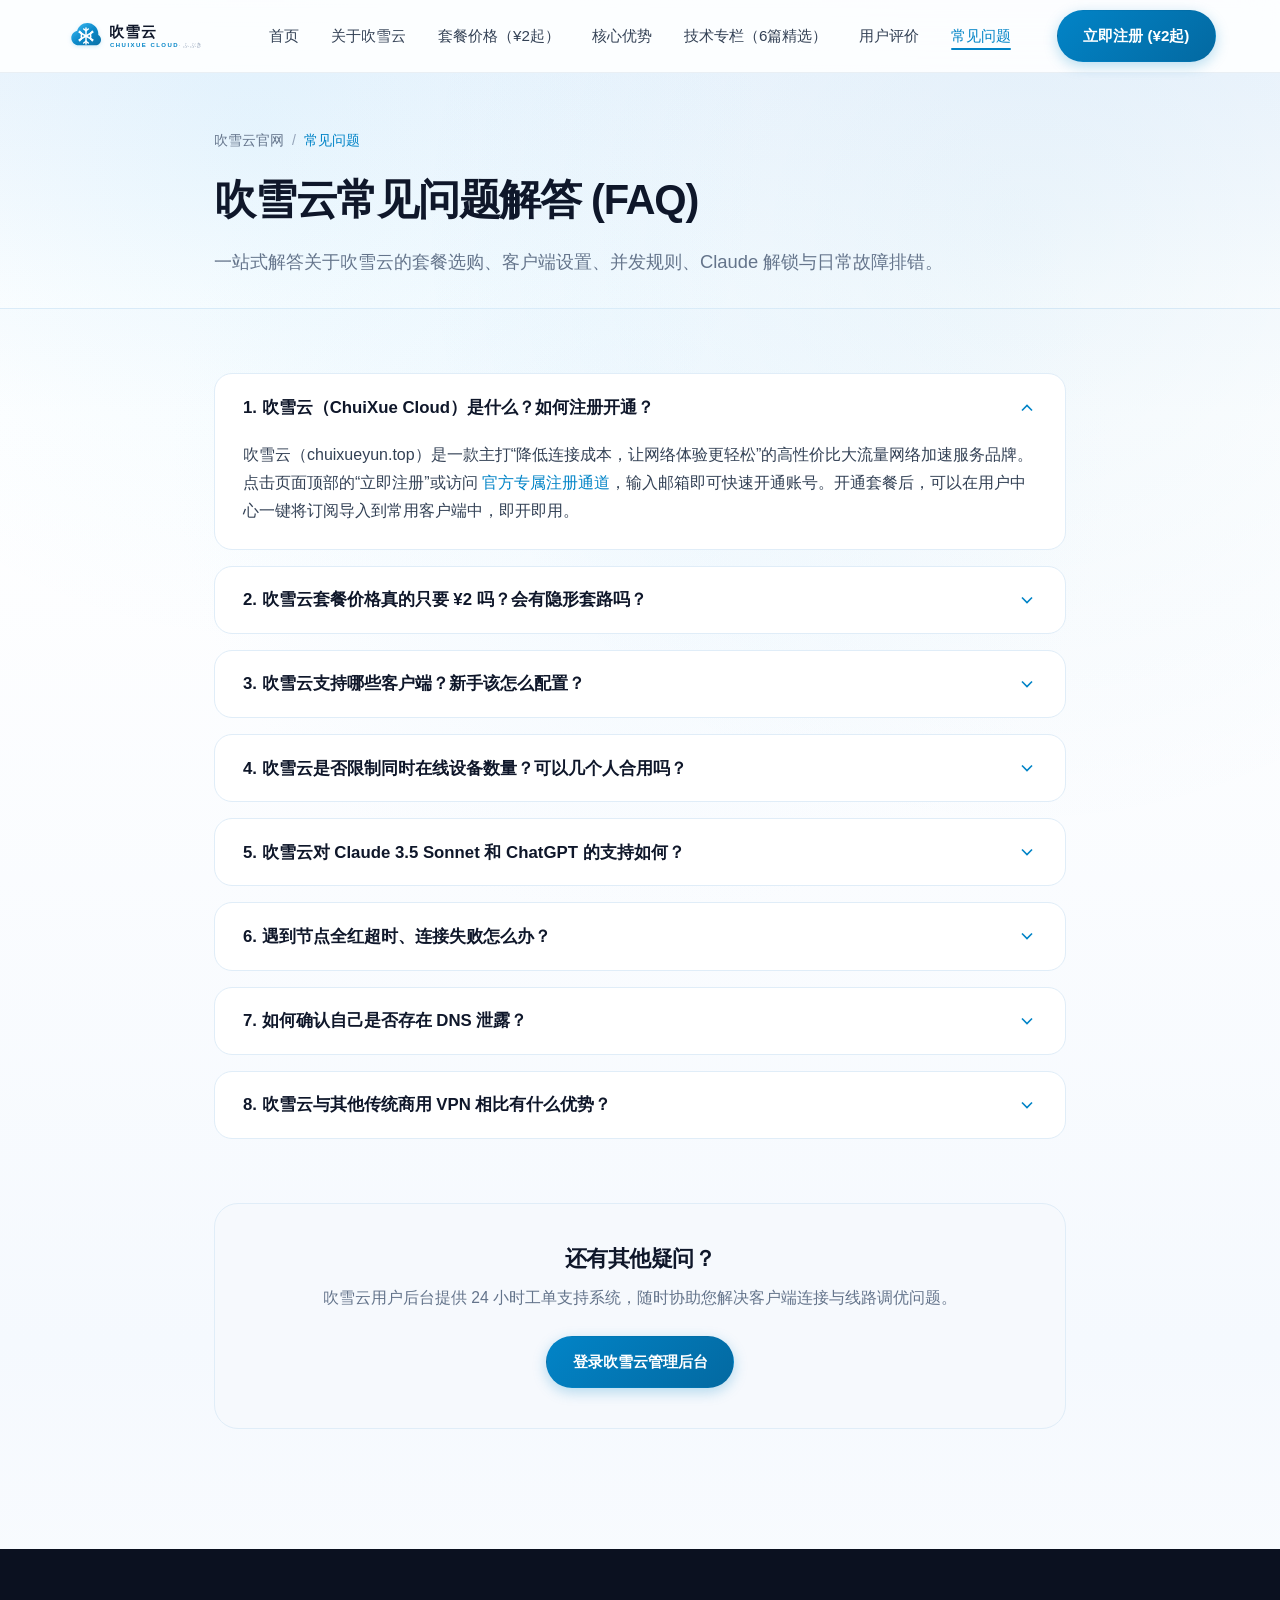
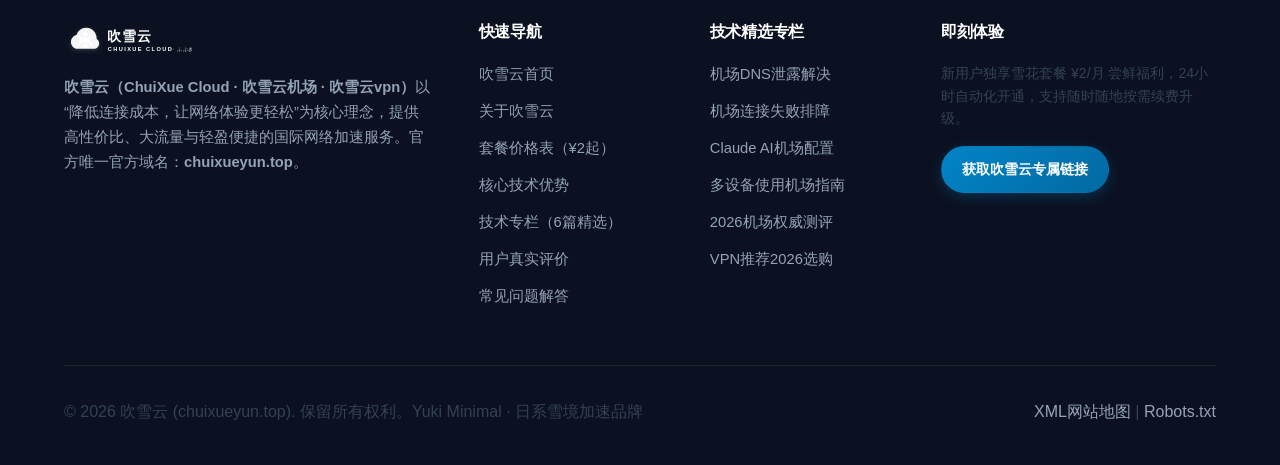
<file: faq/index.html>
<!DOCTYPE html>
<html lang="zh-CN">
<head>
  <meta charset="UTF-8">
  <meta name="viewport" content="width=device-width, initial-scale=1.0">
  <title>常见问题（FAQ）- 账号注册、客户端配置与排障指南 | 吹雪云官网 (chuixueyun.top)</title>
  <meta name="title" content="常见问题（FAQ）- 账号注册、客户端配置与排障指南 | 吹雪云官网 (chuixueyun.top)">
  <meta name="description" content="吹雪云官方常见问题中心（FAQ）：全面解答套餐选购、支付开通、Windows/Mac/iOS/Android/软路由客户端配置、多设备共享、Claude 3.5原生解锁及节点超时排障全流程方案。">
  <meta name="keywords" content="吹雪云FAQ, 吹雪云常见问题, 吹雪云教程, 吹雪云客户端配置, 吹雪云节点超时, 吹雪云官网, chuixueyun.top">
  <meta name="robots" content="index, follow">
  <link rel="canonical" href="https://chuixueyun.top/faq/">

  <!-- Geo Tags -->
  <meta name="geo.region" content="HK">
  <meta name="geo.placename" content="Hong Kong">
  <meta name="geo.position" content="22.3193;114.1694">
  <meta name="ICBM" content="22.3193, 114.1694">

  <!-- Open Graph -->
  <meta property="og:type" content="website">
  <meta property="og:url" content="https://chuixueyun.top/faq/">
  <meta property="og:title" content="吹雪云常见问题解答 (FAQ) | 吹雪云官网">
  <meta property="og:description" content="解答关于吹雪云套餐价格、客户端配置、设备共享、AI解锁与排障的全部高频疑问。">
  <meta property="og:image" content="https://chuixueyun.top/assets/logo.svg">
  <meta property="og:site_name" content="吹雪云官网">

  <link rel="icon" href="/assets/favicon.svg" type="image/svg+xml">
  <link rel="stylesheet" href="/style.css">

  <!-- Structured Data JSON-LD FAQPage -->
  <script type="application/ld+json">
  {
    "@context": "https://schema.org",
    "@type": "FAQPage",
    "name": "吹雪云常见问题解答",
    "url": "https://chuixueyun.top/faq/",
    "mainEntity": [
      {
        "@type": "Question",
        "name": "吹雪云是什么？如何注册使用？",
        "acceptedAnswer": {
          "@type": "Answer",
          "text": "吹雪云（chuixueyun.top）是一款主打“降低连接成本，让网络体验更轻松”的高性价比大流量加速服务品牌。点击官网任意【立即注册】按钮即可通过官方注册链接开通账号，最低只需 ¥2 即可享受 128GB 高速月流量。"
        }
      },
      {
        "@type": "Question",
        "name": "吹雪云支持哪些客户端和操作系统？",
        "acceptedAnswer": {
          "@type": "Answer",
          "text": "吹雪云全线兼容全平台主流代理客户端，包括 Windows、macOS 端的 Clash Verge Rev、v2rayN、Sing-box；iOS/iPadOS 端的 Shadowrocket (小火箭)、Loon；Android 端的 Clash Meta、Sing-box；以及家用 OpenWrt 软路由透明代理。"
        }
      },
      {
        "@type": "Question",
        "name": "吹雪云是否限制同时在线设备数量？",
        "acceptedAnswer": {
          "@type": "Answer",
          "text": "不限制！吹雪云全系列套餐均不限制设备同时在线数量，支持用户在手机、电脑、平板、电视盒子甚至全家软路由中共享使用，流量用完即止。"
        }
      },
      {
        "@type": "Question",
        "name": "吹雪云节点能否解锁 Claude AI 与 ChatGPT？",
        "acceptedAnswer": {
          "@type": "Answer",
          "text": "完美解锁。吹雪云部署了专门的原生双ISP与纯净住宅信誉出口，已通过深度优化防风控机制，全绿支持 Claude 3.5 Sonnet / Opus、OpenAI ChatGPT-4o 以及各大主流 AI 平台的持续对话。"
        }
      },
      {
        "@type": "Question",
        "name": "如果遇到节点超时或连接失败怎么办？",
        "acceptedAnswer": {
          "@type": "Answer",
          "text": "90% 的连接问题是本地原因造成的。请先检查：① 本地设备系统时间是否精准同步（偏差超60秒TLS会拒绝连接）；② 在客户端中重新点击“更新订阅”拉取最新节点；③ 检查是否关闭了冲突的杀软或旧代理。若依然无法解决，请参阅我们详尽的排错指南《机场连接失败怎么办？排错全攻略》。"
        }
      }
    ]
  }
  </script>
</head>
<body>
  <div class="snow-bg-pattern" aria-hidden="true"></div>

  <!-- Header -->
  <header class="site-header">
    <div class="container header-inner">
      <a href="/" class="brand-link" title="吹雪云官网">
        <img src="/assets/logo.svg" alt="吹雪云官网LOGO" class="brand-logo-img">
      </a>
      
      <nav aria-label="全站主导航">
        <ul class="nav-menu" id="navMenu">
          <li><a href="/" class="nav-link">首页</a></li>
          <li><a href="/about/" class="nav-link">关于吹雪云</a></li>
          <li><a href="/pricing/" class="nav-link">套餐价格（¥2起）</a></li>
          <li><a href="/advantages/" class="nav-link">核心优势</a></li>
          <li><a href="/articles/" class="nav-link">技术专栏（6篇精选）</a></li>
          <li><a href="/reviews/" class="nav-link">用户评价</a></li>
          <li><a href="/faq/" class="nav-link active">常见问题</a></li>
        </ul>
      </nav>

      <div class="header-actions">
        <a href="https://varnexa.lingdongaff.com/#/?code=HHoxxHGa" target="_blank" rel="noopener nofollow" class="btn btn-primary" title="注册吹雪云体验">
          立即注册 (¥2起)
        </a>
        <button class="mobile-toggle" id="mobileToggle" aria-label="展开导航菜单" aria-expanded="false">
          <svg width="24" height="24" viewBox="0 0 24 24" fill="none" stroke="currentColor" stroke-width="2"><path d="M4 6h16M4 12h16M4 18h16"/></svg>
        </button>
      </div>
    </div>
  </header>

  <!-- Page Header & Breadcrumbs -->
  <div class="article-header">
    <div class="container container-narrow">
      <nav class="breadcrumbs" aria-label="面包屑导航">
        <a href="/">吹雪云官网</a>
        <span>/</span>
        <span style="color: var(--primary);">常见问题</span>
      </nav>
      <h1 class="article-title">吹雪云常见问题解答 (FAQ)</h1>
      <p style="color: var(--text-muted); font-size: 1.15rem; line-height: 1.6;">
        一站式解答关于吹雪云的套餐选购、客户端设置、并发规则、Claude 解锁与日常故障排错。
      </p>
    </div>
  </div>

  <!-- Main Content -->
  <main class="container container-narrow" style="padding: 4rem 1.5rem;">

    <div class="faq-list" style="margin-bottom: 4rem;">

      <!-- FAQ Item 1 -->
      <div class="faq-item active">
        <button class="faq-question" aria-expanded="true">
          <span>1. 吹雪云（ChuiXue Cloud）是什么？如何注册开通？</span>
          <svg class="faq-icon" viewBox="0 0 24 24" fill="none" stroke="currentColor" stroke-width="2"><polyline points="6 9 12 15 18 9"/></svg>
        </button>
        <div class="faq-answer">
          <p>
            吹雪云（chuixueyun.top）是一款主打“降低连接成本，让网络体验更轻松”的高性价比大流量网络加速服务品牌。点击页面顶部的“立即注册”或访问 <a href="https://varnexa.lingdongaff.com/#/?code=HHoxxHGa" target="_blank" rel="noopener nofollow">官方专属注册通道</a>，输入邮箱即可快速开通账号。开通套餐后，可以在用户中心一键将订阅导入到常用客户端中，即开即用。
          </p>
        </div>
      </div>

      <!-- FAQ Item 2 -->
      <div class="faq-item">
        <button class="faq-question" aria-expanded="false">
          <span>2. 吹雪云套餐价格真的只要 ¥2 吗？会有隐形套路吗？</span>
          <svg class="faq-icon" viewBox="0 0 24 24" fill="none" stroke="currentColor" stroke-width="2"><polyline points="6 9 12 15 18 9"/></svg>
        </button>
        <div class="faq-answer">
          <p>
            完全没有套路！吹雪云郑重承诺真实价格透明：<strong>雪花套餐仅需 ¥2/月 (128GB)</strong>，雪堆套餐 ¥4/月 (512GB)，雪山套餐 ¥6/月 (1024GB / 1TB)。我们通过集约化云原生专线采购压缩了闲置服务器成本，把实惠彻底让利给终端用户。支持按月灵活续费，随时可停，详见：<a href="/pricing/">《套餐价格表》</a>。
          </p>
        </div>
      </div>

      <!-- FAQ Item 3 -->
      <div class="faq-item">
        <button class="faq-question" aria-expanded="false">
          <span>3. 吹雪云支持哪些客户端？新手该怎么配置？</span>
          <svg class="faq-icon" viewBox="0 0 24 24" fill="none" stroke="currentColor" stroke-width="2"><polyline points="6 9 12 15 18 9"/></svg>
        </button>
        <div class="faq-answer">
          <p>
            吹雪云全面兼容全平台主流开源生态：
          </p>
          <ul style="margin: 0.5rem 0 0.5rem 1.25rem;">
            <li><strong>Windows / macOS：</strong> 推荐使用 <em>Clash Verge Rev</em> 或 <em>Sing-box GUI</em>；</li>
            <li><strong>iOS / iPadOS：</strong> 推荐使用 <em>Shadowrocket (小火箭)</em> 或 <em>Loon</em>；</li>
            <li><strong>Android：</strong> 推荐使用 <em>Clash Meta for Android</em> 或 <em>Sing-box</em>；</li>
            <li><strong>软路由：</strong> 推荐使用 <em>OpenClash</em> 或 <em>Passwall</em>。</li>
          </ul>
          <p>
            登录后台后直接点击“一键导入订阅”，客户端将自动同步全部优质专线节点。多设备全场景方案请参阅：<a href="/articles/multi-device-airport-setup.html">《多设备使用机场完整指南》</a>。
          </p>
        </div>
      </div>

      <!-- FAQ Item 4 -->
      <div class="faq-item">
        <button class="faq-question" aria-expanded="false">
          <span>4. 吹雪云是否限制同时在线设备数量？可以几个人合用吗？</span>
          <svg class="faq-icon" viewBox="0 0 24 24" fill="none" stroke="currentColor" stroke-width="2"><polyline points="6 9 12 15 18 9"/></svg>
        </button>
        <div class="faq-answer">
          <p>
            <strong>吹雪云全系套餐均不限制设备同时在线数量！</strong> 您可以自由在个人的手机、笔记本、台式机、平板中同时保持连接，也可以与家人、室友或团队成员共享同一个订阅链接。只要当月流量未超限，所有在线设备均可享受同等的高速专线通道。
          </p>
        </div>
      </div>

      <!-- FAQ Item 5 -->
      <div class="faq-item">
        <button class="faq-question" aria-expanded="false">
          <span>5. 吹雪云对 Claude 3.5 Sonnet 和 ChatGPT 的支持如何？</span>
          <svg class="faq-icon" viewBox="0 0 24 24" fill="none" stroke="currentColor" stroke-width="2"><polyline points="6 9 12 15 18 9"/></svg>
        </button>
        <div class="faq-answer">
          <p>
            完美原生支持。吹雪云特别部署了原生双 ISP 与低风控住宅信誉出口，针对 Anthropic 及 OpenAI 的风控规则进行了深度优化。配合防 DNS 泄露配置，能够有效规避“App unavailable in your region”或 403 封号错误，支持长文本流式响应不卡顿中断。具体配置技巧可参阅：<a href="/articles/claude-ai-airport-guide.html">《Claude AI机场推荐与防封攻略》</a>。
          </p>
        </div>
      </div>

      <!-- FAQ Item 6 -->
      <div class="faq-item">
        <button class="faq-question" aria-expanded="false">
          <span>6. 遇到节点全红超时、连接失败怎么办？</span>
          <svg class="faq-icon" viewBox="0 0 24 24" fill="none" stroke="currentColor" stroke-width="2"><polyline points="6 9 12 15 18 9"/></svg>
        </button>
        <div class="faq-answer">
          <p>
            根据大数据统计，超过 90% 的连接问题是本地原因造成的。排查顺序如下：
          </p>
          <ol style="margin: 0.5rem 0 0.5rem 1.25rem;">
            <li><strong>检查系统时钟：</strong> 本地电脑/手机时差偏差若超过 60 秒，TLS 握手会无条件失败；</li>
            <li><strong>更新订阅：</strong> 在客户端中右键点击订阅并选择“更新”，获取最新调度节点；</li>
            <li><strong>清理端口占用与TUN模式冲突：</strong> 检查是否有其他代理软件残留。</li>
          </ol>
          <p>
            完整深度排查手册请参阅：<a href="/articles/airport-connection-troubleshooting.html">《机场连接失败怎么办？排错全攻略》</a>。
          </p>
        </div>
      </div>

      <!-- FAQ Item 7 -->
      <div class="faq-item">
        <button class="faq-question" aria-expanded="false">
          <span>7. 如何确认自己是否存在 DNS 泄露？</span>
          <svg class="faq-icon" viewBox="0 0 24 24" fill="none" stroke="currentColor" stroke-width="2"><polyline points="6 9 12 15 18 9"/></svg>
        </button>
        <div class="faq-answer">
          <p>
            开启代理后，访问 <code>dnsleaktest.com</code> 进行 Standard Test。如果测试结果中出现了 China 或您本地电信/联通/移动的 DNS，说明存在泄露。吹雪云通过远端私有 DoH/DoT 加密隧道解析，彻底杜绝本地运营商的 DNS 劫持与探测。详细防范教程请阅读：<a href="/articles/dns-leak-prevention.html">《机场DNS泄露解决指南》</a>。
          </p>
        </div>
      </div>

      <!-- FAQ Item 8 -->
      <div class="faq-item">
        <button class="faq-question" aria-expanded="false">
          <span>8. 吹雪云与其他传统商用 VPN 相比有什么优势？</span>
          <svg class="faq-icon" viewBox="0 0 24 24" fill="none" stroke="currentColor" stroke-width="2"><polyline points="6 9 12 15 18 9"/></svg>
        </button>
        <div class="faq-answer">
          <p>
            传统 VPN（如 ExpressVPN）基于固定特征协议，在国内极易被 GFW 的深度包检测（DPI）识别而频繁断连，且价格昂贵（每月近百元）。吹雪云基于新一代轻量混淆与伪装协议，搭配 BGP 专线智能路由，抗封锁能力更强、延迟更低（香港仅 18ms）、支持 4K/8K 秒开，且最低仅 ¥2/月。深度对比请阅读：<a href="/articles/best-vpn-recommendation-2026.html">《VPN推荐2026：传统VPN与新一代加速协议对比》</a>。
          </p>
        </div>
      </div>

    </div>

    <!-- Still need help block -->
    <div style="background: var(--bg-subtle); border: 1px solid var(--border-frost); border-radius: var(--radius-xl); padding: 2.5rem; text-align: center; margin-bottom: 3.5rem;">
      <h3 style="font-size: 1.35rem; color: var(--text-main); margin-bottom: 0.75rem;">还有其他疑问？</h3>
      <p style="color: var(--text-muted); font-size: 0.98rem; margin-bottom: 1.5rem;">
        吹雪云用户后台提供 24 小时工单支持系统，随时协助您解决客户端连接与线路调优问题。
      </p>
      <a href="https://varnexa.lingdongaff.com/#/?code=HHoxxHGa" target="_blank" rel="noopener nofollow" class="btn btn-primary">
        登录吹雪云管理后台
      </a>
    </div>

  </main>

  <!-- Footer -->
  <footer class="site-footer">
    <div class="container">
      <div class="footer-grid">
        <div class="footer-brand">
          <img src="/assets/logo.svg" alt="吹雪云官网LOGO" style="height: 38px; filter: brightness(0) invert(1);">
          <p>
            <strong>吹雪云（ChuiXue Cloud · 吹雪云机场 · 吹雪云vpn）</strong>以“降低连接成本，让网络体验更轻松”为核心理念，提供高性价比、大流量与轻盈便捷的国际网络加速服务。官方唯一官方域名：<strong>chuixueyun.top</strong>。
          </p>
        </div>
        <div class="footer-col">
          <h4>快速导航</h4>
          <ul class="footer-links">
            <li><a href="/">吹雪云首页</a></li>
            <li><a href="/about/">关于吹雪云</a></li>
            <li><a href="/pricing/">套餐价格表（¥2起）</a></li>
            <li><a href="/advantages/">核心技术优势</a></li>
            <li><a href="/articles/">技术专栏（6篇精选）</a></li>
            <li><a href="/reviews/">用户真实评价</a></li>
            <li><a href="/faq/">常见问题解答</a></li>
          </ul>
        </div>
        <div class="footer-col">
          <h4>技术精选专栏</h4>
          <ul class="footer-links">
            <li><a href="/articles/dns-leak-prevention.html">机场DNS泄露解决</a></li>
            <li><a href="/articles/airport-connection-troubleshooting.html">机场连接失败排障</a></li>
            <li><a href="/articles/claude-ai-airport-guide.html">Claude AI机场配置</a></li>
            <li><a href="/articles/multi-device-airport-setup.html">多设备使用机场指南</a></li>
            <li><a href="/articles/airport-review-2026.html">2026机场权威测评</a></li>
            <li><a href="/articles/best-vpn-recommendation-2026.html">VPN推荐2026选购</a></li>
          </ul>
        </div>
        <div class="footer-col">
          <h4>即刻体验</h4>
          <p style="margin-bottom: 1rem; font-size: 0.88rem; line-height: 1.6;">
            新用户独享雪花套餐 ¥2/月 尝鲜福利，24小时自动化开通，支持随时随地按需续费升级。
          </p>
          <a href="https://varnexa.lingdongaff.com/#/?code=HHoxxHGa" target="_blank" rel="noopener nofollow" class="btn btn-primary" style="padding: 0.65rem 1.25rem; font-size: 0.9rem;">
            获取吹雪云专属链接
          </a>
        </div>
      </div>
      <div class="footer-bottom">
        <p>&copy; 2026 吹雪云 (chuixueyun.top). 保留所有权利。Yuki Minimal · 日系雪境加速品牌</p>
        <p>
          <a href="/sitemap.xml" style="color: #94A3B8;">XML网站地图</a> | 
          <a href="/robots.txt" style="color: #94A3B8;">Robots.txt</a>
        </p>
      </div>
    </div>
  </footer>

  <script src="/main.js"></script>
</body>
</html>
</file>
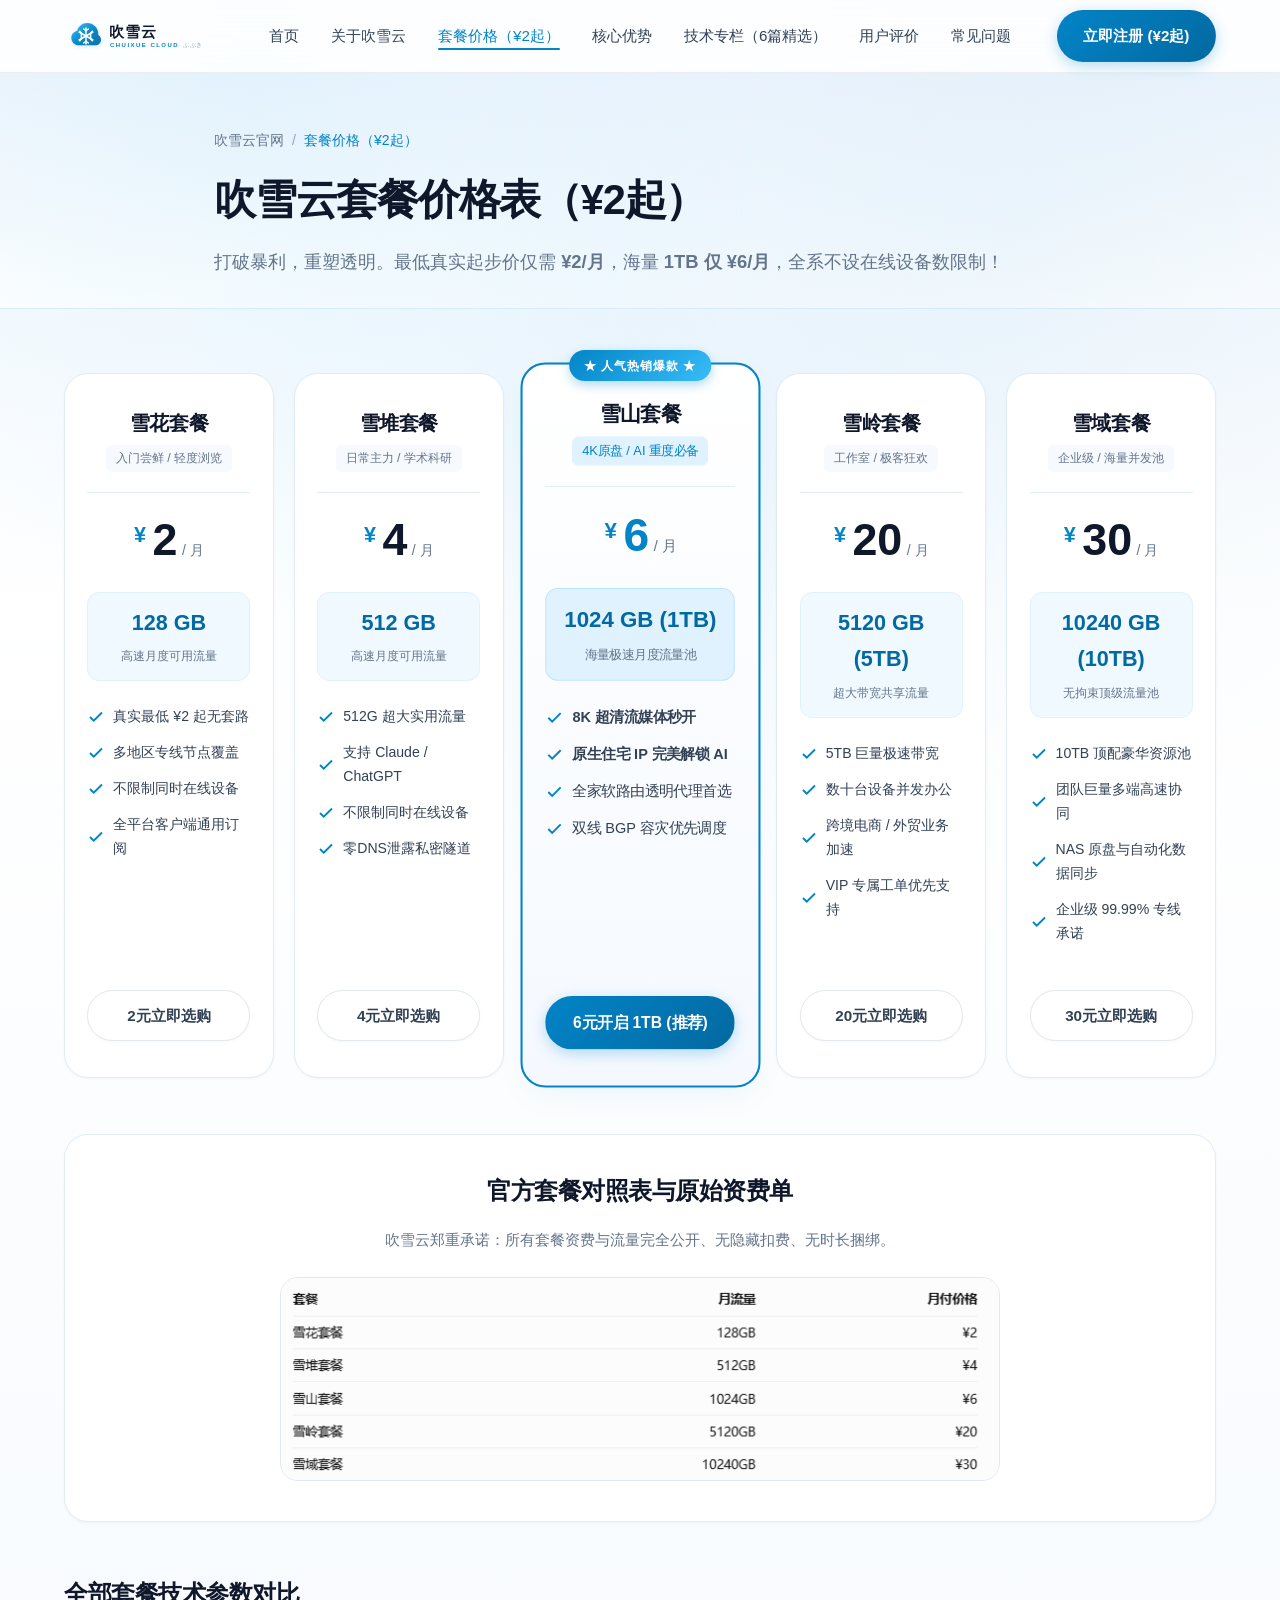
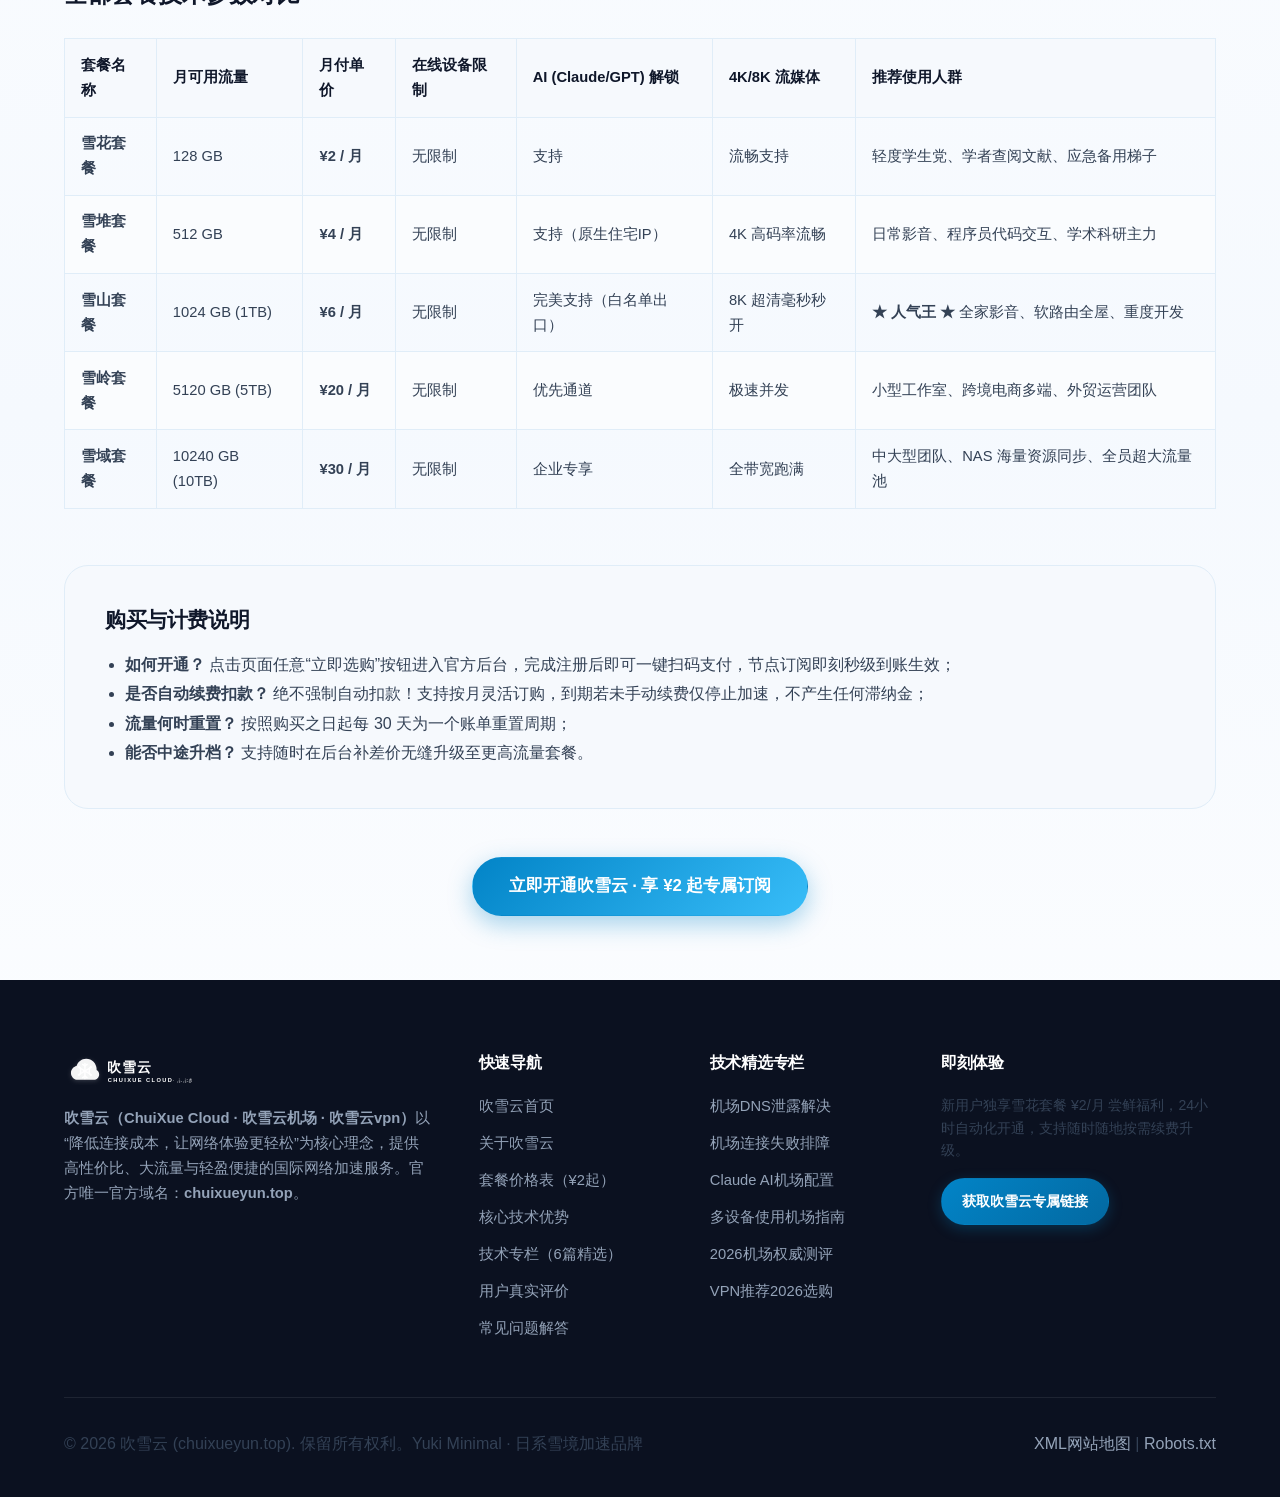
<file: pricing/index.html>
<!DOCTYPE html>
<html lang="zh-CN">
<head>
  <meta charset="UTF-8">
  <meta name="viewport" content="width=device-width, initial-scale=1.0">
  <title>套餐价格（¥2起）- 吹雪云全部实际套餐与流量配置 | 吹雪云官网 (chuixueyun.top)</title>
  <meta name="title" content="套餐价格（¥2起）- 吹雪云全部实际套餐与流量配置 | 吹雪云官网 (chuixueyun.top)">
  <meta name="description" content="吹雪云官网全部实际套餐资费公开透明：雪花套餐¥2/128G、雪堆套餐¥4/512G、雪山套餐¥6/1024G(1TB)、雪岭套餐¥20/5TB、雪域套餐¥30/10TB。全节点专线加速，不限制设备连接数，原生解锁Claude与4K流媒体，即买即用。">
  <meta name="keywords" content="吹雪云套餐价格, 吹雪云价格, 吹雪云2元套餐, 便宜机场套餐, 1TB机场, 吹雪云官网, chuixueyun.top">
  <meta name="robots" content="index, follow">
  <link rel="canonical" href="https://chuixueyun.top/pricing/">

  <!-- Geo Tags -->
  <meta name="geo.region" content="HK">
  <meta name="geo.placename" content="Hong Kong">
  <meta name="geo.position" content="22.3193;114.1694">
  <meta name="ICBM" content="22.3193, 114.1694">

  <!-- Open Graph -->
  <meta property="og:type" content="website">
  <meta property="og:url" content="https://chuixueyun.top/pricing/">
  <meta property="og:title" content="吹雪云套餐价格表（¥2起）- 100%透明资费 | 吹雪云官网">
  <meta property="og:description" content="低至¥2/月 128GB 起，1TB仅需¥6！全节点原生解锁 Claude 3.5 / Netflix 4K，无并发设备限制。">
  <meta property="og:image" content="https://chuixueyun.top/assets/logo.svg">
  <meta property="og:site_name" content="吹雪云官网">

  <link rel="icon" href="/assets/favicon.svg" type="image/svg+xml">
  <link rel="stylesheet" href="/style.css">

  <!-- Structured Data JSON-LD Product & OfferCatalog -->
  <script type="application/ld+json">
  {
    "@context": "https://schema.org",
    "@type": "Product",
    "name": "吹雪云机场加速套餐",
    "brand": {
      "@type": "Brand",
      "name": "吹雪云"
    },
    "description": "吹雪云全部官方加速套餐：¥2/月 128GB 至 ¥30/月 10TB，不限在线设备数，高速专线保障。",
    "offers": {
      "@type": "AggregateOffer",
      "priceCurrency": "CNY",
      "lowPrice": "2.00",
      "highPrice": "30.00",
      "offerCount": "5",
      "offers": [
        {
          "@type": "Offer",
          "name": "雪花套餐",
          "price": "2.00",
          "priceCurrency": "CNY",
          "description": "128GB 高速月流量 / 月付 ¥2",
          "url": "https://varnexa.lingdongaff.com/#/?code=HHoxxHGa"
        },
        {
          "@type": "Offer",
          "name": "雪堆套餐",
          "price": "4.00",
          "priceCurrency": "CNY",
          "description": "512GB 高速月流量 / 月付 ¥4",
          "url": "https://varnexa.lingdongaff.com/#/?code=HHoxxHGa"
        },
        {
          "@type": "Offer",
          "name": "雪山套餐",
          "price": "6.00",
          "priceCurrency": "CNY",
          "description": "1024GB (1TB) 高速月流量 / 月付 ¥6 (人气爆款)",
          "url": "https://varnexa.lingdongaff.com/#/?code=HHoxxHGa"
        },
        {
          "@type": "Offer",
          "name": "雪岭套餐",
          "price": "20.00",
          "priceCurrency": "CNY",
          "description": "5120GB (5TB) 高速月流量 / 月付 ¥20",
          "url": "https://varnexa.lingdongaff.com/#/?code=HHoxxHGa"
        },
        {
          "@type": "Offer",
          "name": "雪域套餐",
          "price": "30.00",
          "priceCurrency": "CNY",
          "description": "10240GB (10TB) 高速月流量 / 月付 ¥30",
          "url": "https://varnexa.lingdongaff.com/#/?code=HHoxxHGa"
        }
      ]
    }
  }
  </script>
</head>
<body>
  <div class="snow-bg-pattern" aria-hidden="true"></div>

  <!-- Header -->
  <header class="site-header">
    <div class="container header-inner">
      <a href="/" class="brand-link" title="吹雪云官网">
        <img src="/assets/logo.svg" alt="吹雪云官网LOGO" class="brand-logo-img">
      </a>
      
      <nav aria-label="全站主导航">
        <ul class="nav-menu" id="navMenu">
          <li><a href="/" class="nav-link">首页</a></li>
          <li><a href="/about/" class="nav-link">关于吹雪云</a></li>
          <li><a href="/pricing/" class="nav-link active">套餐价格（¥2起）</a></li>
          <li><a href="/advantages/" class="nav-link">核心优势</a></li>
          <li><a href="/articles/" class="nav-link">技术专栏（6篇精选）</a></li>
          <li><a href="/reviews/" class="nav-link">用户评价</a></li>
          <li><a href="/faq/" class="nav-link">常见问题</a></li>
        </ul>
      </nav>

      <div class="header-actions">
        <a href="https://varnexa.lingdongaff.com/#/?code=HHoxxHGa" target="_blank" rel="noopener nofollow" class="btn btn-primary" title="注册吹雪云体验">
          立即注册 (¥2起)
        </a>
        <button class="mobile-toggle" id="mobileToggle" aria-label="展开导航菜单" aria-expanded="false">
          <svg width="24" height="24" viewBox="0 0 24 24" fill="none" stroke="currentColor" stroke-width="2"><path d="M4 6h16M4 12h16M4 18h16"/></svg>
        </button>
      </div>
    </div>
  </header>

  <!-- Page Header & Breadcrumbs -->
  <div class="article-header">
    <div class="container container-narrow">
      <nav class="breadcrumbs" aria-label="面包屑导航">
        <a href="/">吹雪云官网</a>
        <span>/</span>
        <span style="color: var(--primary);">套餐价格（¥2起）</span>
      </nav>
      <h1 class="article-title">吹雪云套餐价格表（¥2起）</h1>
      <p style="color: var(--text-muted); font-size: 1.15rem; line-height: 1.6;">
        打破暴利，重塑透明。最低真实起步价仅需 <strong>¥2/月</strong>，海量 <strong>1TB 仅 ¥6/月</strong>，全系不设在线设备数限制！
      </p>
    </div>
  </div>

  <!-- Main Pricing Content -->
  <main class="container" style="padding: 4rem 1.5rem;">

    <!-- 5 Pricing Cards -->
    <div class="pricing-grid" style="margin-bottom: 3.5rem;">

      <!-- 1. 雪花套餐 -->
      <div class="pricing-card">
        <div class="plan-header">
          <h3 class="plan-name">雪花套餐</h3>
          <span class="plan-badge">入门尝鲜 / 轻度浏览</span>
        </div>
        <div class="plan-price">
          <span class="price-currency">¥</span>
          <span class="price-val">2</span>
          <span class="price-period">/ 月</span>
        </div>
        <div class="plan-traffic-highlight">
          <span class="traffic-num">128 GB</span>
          <span class="traffic-sub">高速月度可用流量</span>
        </div>
        <ul class="plan-features">
          <li class="plan-feature-item">
            <svg width="18" height="18" viewBox="0 0 24 24" fill="none" stroke="currentColor" stroke-width="2.5"><polyline points="20 6 9 17 4 12"/></svg>
            <span>真实最低 ¥2 起无套路</span>
          </li>
          <li class="plan-feature-item">
            <svg width="18" height="18" viewBox="0 0 24 24" fill="none" stroke="currentColor" stroke-width="2.5"><polyline points="20 6 9 17 4 12"/></svg>
            <span>多地区专线节点覆盖</span>
          </li>
          <li class="plan-feature-item">
            <svg width="18" height="18" viewBox="0 0 24 24" fill="none" stroke="currentColor" stroke-width="2.5"><polyline points="20 6 9 17 4 12"/></svg>
            <span>不限制同时在线设备</span>
          </li>
          <li class="plan-feature-item">
            <svg width="18" height="18" viewBox="0 0 24 24" fill="none" stroke="currentColor" stroke-width="2.5"><polyline points="20 6 9 17 4 12"/></svg>
            <span>全平台客户端通用订阅</span>
          </li>
        </ul>
        <a href="https://varnexa.lingdongaff.com/#/?code=HHoxxHGa" target="_blank" rel="noopener nofollow" class="btn btn-secondary plan-cta">
          2元立即选购
        </a>
      </div>

      <!-- 2. 雪堆套餐 -->
      <div class="pricing-card">
        <div class="plan-header">
          <h3 class="plan-name">雪堆套餐</h3>
          <span class="plan-badge">日常主力 / 学术科研</span>
        </div>
        <div class="plan-price">
          <span class="price-currency">¥</span>
          <span class="price-val">4</span>
          <span class="price-period">/ 月</span>
        </div>
        <div class="plan-traffic-highlight">
          <span class="traffic-num">512 GB</span>
          <span class="traffic-sub">高速月度可用流量</span>
        </div>
        <ul class="plan-features">
          <li class="plan-feature-item">
            <svg width="18" height="18" viewBox="0 0 24 24" fill="none" stroke="currentColor" stroke-width="2.5"><polyline points="20 6 9 17 4 12"/></svg>
            <span>512G 超大实用流量</span>
          </li>
          <li class="plan-feature-item">
            <svg width="18" height="18" viewBox="0 0 24 24" fill="none" stroke="currentColor" stroke-width="2.5"><polyline points="20 6 9 17 4 12"/></svg>
            <span>支持 Claude / ChatGPT</span>
          </li>
          <li class="plan-feature-item">
            <svg width="18" height="18" viewBox="0 0 24 24" fill="none" stroke="currentColor" stroke-width="2.5"><polyline points="20 6 9 17 4 12"/></svg>
            <span>不限制同时在线设备</span>
          </li>
          <li class="plan-feature-item">
            <svg width="18" height="18" viewBox="0 0 24 24" fill="none" stroke="currentColor" stroke-width="2.5"><polyline points="20 6 9 17 4 12"/></svg>
            <span>零DNS泄露私密隧道</span>
          </li>
        </ul>
        <a href="https://varnexa.lingdongaff.com/#/?code=HHoxxHGa" target="_blank" rel="noopener nofollow" class="btn btn-secondary plan-cta">
          4元立即选购
        </a>
      </div>

      <!-- 3. 雪山套餐 (POPULAR) -->
      <div class="pricing-card popular">
        <span class="popular-badge">★ 人气热销爆款 ★</span>
        <div class="plan-header">
          <h3 class="plan-name">雪山套餐</h3>
          <span class="plan-badge" style="background: var(--primary-light); color: var(--primary);">4K原盘 / AI 重度必备</span>
        </div>
        <div class="plan-price">
          <span class="price-currency">¥</span>
          <span class="price-val" style="color: var(--primary);">6</span>
          <span class="price-period">/ 月</span>
        </div>
        <div class="plan-traffic-highlight" style="background: #E0F2FE; border-color: #BAE6FD;">
          <span class="traffic-num" style="color: #0369A1;">1024 GB (1TB)</span>
          <span class="traffic-sub">海量极速月度流量池</span>
        </div>
        <ul class="plan-features">
          <li class="plan-feature-item">
            <svg width="18" height="18" viewBox="0 0 24 24" fill="none" stroke="currentColor" stroke-width="2.5"><polyline points="20 6 9 17 4 12"/></svg>
            <strong>8K 超清流媒体秒开</strong>
          </li>
          <li class="plan-feature-item">
            <svg width="18" height="18" viewBox="0 0 24 24" fill="none" stroke="currentColor" stroke-width="2.5"><polyline points="20 6 9 17 4 12"/></svg>
            <strong>原生住宅 IP 完美解锁 AI</strong>
          </li>
          <li class="plan-feature-item">
            <svg width="18" height="18" viewBox="0 0 24 24" fill="none" stroke="currentColor" stroke-width="2.5"><polyline points="20 6 9 17 4 12"/></svg>
            <span>全家软路由透明代理首选</span>
          </li>
          <li class="plan-feature-item">
            <svg width="18" height="18" viewBox="0 0 24 24" fill="none" stroke="currentColor" stroke-width="2.5"><polyline points="20 6 9 17 4 12"/></svg>
            <span>双线 BGP 容灾优先调度</span>
          </li>
        </ul>
        <a href="https://varnexa.lingdongaff.com/#/?code=HHoxxHGa" target="_blank" rel="noopener nofollow" class="btn btn-primary plan-cta">
          6元开启 1TB (推荐)
        </a>
      </div>

      <!-- 4. 雪岭套餐 -->
      <div class="pricing-card">
        <div class="plan-header">
          <h3 class="plan-name">雪岭套餐</h3>
          <span class="plan-badge">工作室 / 极客狂欢</span>
        </div>
        <div class="plan-price">
          <span class="price-currency">¥</span>
          <span class="price-val">20</span>
          <span class="price-period">/ 月</span>
        </div>
        <div class="plan-traffic-highlight">
          <span class="traffic-num">5120 GB (5TB)</span>
          <span class="traffic-sub">超大带宽共享流量</span>
        </div>
        <ul class="plan-features">
          <li class="plan-feature-item">
            <svg width="18" height="18" viewBox="0 0 24 24" fill="none" stroke="currentColor" stroke-width="2.5"><polyline points="20 6 9 17 4 12"/></svg>
            <span>5TB 巨量极速带宽</span>
          </li>
          <li class="plan-feature-item">
            <svg width="18" height="18" viewBox="0 0 24 24" fill="none" stroke="currentColor" stroke-width="2.5"><polyline points="20 6 9 17 4 12"/></svg>
            <span>数十台设备并发办公</span>
          </li>
          <li class="plan-feature-item">
            <svg width="18" height="18" viewBox="0 0 24 24" fill="none" stroke="currentColor" stroke-width="2.5"><polyline points="20 6 9 17 4 12"/></svg>
            <span>跨境电商 / 外贸业务加速</span>
          </li>
          <li class="plan-feature-item">
            <svg width="18" height="18" viewBox="0 0 24 24" fill="none" stroke="currentColor" stroke-width="2.5"><polyline points="20 6 9 17 4 12"/></svg>
            <span>VIP 专属工单优先支持</span>
          </li>
        </ul>
        <a href="https://varnexa.lingdongaff.com/#/?code=HHoxxHGa" target="_blank" rel="noopener nofollow" class="btn btn-secondary plan-cta">
          20元立即选购
        </a>
      </div>

      <!-- 5. 雪域套餐 -->
      <div class="pricing-card">
        <div class="plan-header">
          <h3 class="plan-name">雪域套餐</h3>
          <span class="plan-badge">企业级 / 海量并发池</span>
        </div>
        <div class="plan-price">
          <span class="price-currency">¥</span>
          <span class="price-val">30</span>
          <span class="price-period">/ 月</span>
        </div>
        <div class="plan-traffic-highlight">
          <span class="traffic-num">10240 GB (10TB)</span>
          <span class="traffic-sub">无拘束顶级流量池</span>
        </div>
        <ul class="plan-features">
          <li class="plan-feature-item">
            <svg width="18" height="18" viewBox="0 0 24 24" fill="none" stroke="currentColor" stroke-width="2.5"><polyline points="20 6 9 17 4 12"/></svg>
            <span>10TB 顶配豪华资源池</span>
          </li>
          <li class="plan-feature-item">
            <svg width="18" height="18" viewBox="0 0 24 24" fill="none" stroke="currentColor" stroke-width="2.5"><polyline points="20 6 9 17 4 12"/></svg>
            <span>团队巨量多端高速协同</span>
          </li>
          <li class="plan-feature-item">
            <svg width="18" height="18" viewBox="0 0 24 24" fill="none" stroke="currentColor" stroke-width="2.5"><polyline points="20 6 9 17 4 12"/></svg>
            <span>NAS 原盘与自动化数据同步</span>
          </li>
          <li class="plan-feature-item">
            <svg width="18" height="18" viewBox="0 0 24 24" fill="none" stroke="currentColor" stroke-width="2.5"><polyline points="20 6 9 17 4 12"/></svg>
            <span>企业级 99.99% 专线承诺</span>
          </li>
        </ul>
        <a href="https://varnexa.lingdongaff.com/#/?code=HHoxxHGa" target="_blank" rel="noopener nofollow" class="btn btn-secondary plan-cta">
          30元立即选购
        </a>
      </div>

    </div>

    <!-- Official Pricing Table Preview -->
    <div style="background: #FFFFFF; border: 1px solid var(--border-frost); border-radius: var(--radius-xl); padding: 2.5rem; margin-bottom: 3.5rem; box-shadow: var(--shadow-sm);">
      <h2 style="font-size: 1.5rem; margin-bottom: 1.25rem; color: var(--text-main); text-align: center;">
        官方套餐对照表与原始资费单
      </h2>
      <p style="text-align: center; color: var(--text-muted); font-size: 0.95rem; margin-bottom: 1.5rem;">
        吹雪云郑重承诺：所有套餐资费与流量完全公开、无隐藏扣费、无时长捆绑。
      </p>
      <div style="max-width: 720px; margin: 0 auto; border: 1px solid var(--border-light); border-radius: var(--radius-lg); overflow: hidden;">
        <img src="/assets/pricing-table.png" alt="吹雪云官方套餐价格表" style="width: 100%; height: auto;">
      </div>
    </div>

    <!-- Plan Feature Matrix Table -->
    <div style="margin-bottom: 3.5rem;">
      <h2 style="font-size: 1.5rem; margin-bottom: 1.25rem; color: var(--text-main);">全部套餐技术参数对比</h2>
      <div class="article-table-wrapper">
        <table class="article-table">
          <thead>
            <tr>
              <th>套餐名称</th>
              <th>月可用流量</th>
              <th>月付单价</th>
              <th>在线设备限制</th>
              <th>AI (Claude/GPT) 解锁</th>
              <th>4K/8K 流媒体</th>
              <th>推荐使用人群</th>
            </tr>
          </thead>
          <tbody>
            <tr>
              <td><strong>雪花套餐</strong></td>
              <td>128 GB</td>
              <td><strong>¥2 / 月</strong></td>
              <td>无限制</td>
              <td>支持</td>
              <td>流畅支持</td>
              <td>轻度学生党、学者查阅文献、应急备用梯子</td>
            </tr>
            <tr>
              <td><strong>雪堆套餐</strong></td>
              <td>512 GB</td>
              <td><strong>¥4 / 月</strong></td>
              <td>无限制</td>
              <td>支持（原生住宅IP）</td>
              <td>4K 高码率流畅</td>
              <td>日常影音、程序员代码交互、学术科研主力</td>
            </tr>
            <tr>
              <td><strong>雪山套餐</strong></td>
              <td>1024 GB (1TB)</td>
              <td><strong>¥6 / 月</strong></td>
              <td>无限制</td>
              <td>完美支持（白名单出口）</td>
              <td>8K 超清毫秒秒开</td>
              <td><strong>★ 人气王 ★</strong> 全家影音、软路由全屋、重度开发</td>
            </tr>
            <tr>
              <td><strong>雪岭套餐</strong></td>
              <td>5120 GB (5TB)</td>
              <td><strong>¥20 / 月</strong></td>
              <td>无限制</td>
              <td>优先通道</td>
              <td>极速并发</td>
              <td>小型工作室、跨境电商多端、外贸运营团队</td>
            </tr>
            <tr>
              <td><strong>雪域套餐</strong></td>
              <td>10240 GB (10TB)</td>
              <td><strong>¥30 / 月</strong></td>
              <td>无限制</td>
              <td>企业专享</td>
              <td>全带宽跑满</td>
              <td>中大型团队、NAS 海量资源同步、全员超大流量池</td>
            </tr>
          </tbody>
        </table>
      </div>
    </div>

    <!-- FAQ about Billing -->
    <div style="background: var(--bg-subtle); border: 1px solid var(--border-frost); border-radius: var(--radius-xl); padding: 2.5rem; margin-bottom: 3rem;">
      <h3 style="font-size: 1.3rem; margin-bottom: 1rem; color: var(--text-main);">购买与计费说明</h3>
      <ul style="color: var(--text-secondary); line-height: 1.85; padding-left: 1.25rem;">
        <li><strong>如何开通？</strong> 点击页面任意“立即选购”按钮进入官方后台，完成注册后即可一键扫码支付，节点订阅即刻秒级到账生效；</li>
        <li><strong>是否自动续费扣款？</strong> 绝不强制自动扣款！支持按月灵活订购，到期若未手动续费仅停止加速，不产生任何滞纳金；</li>
        <li><strong>流量何时重置？</strong> 按照购买之日起每 30 天为一个账单重置周期；</li>
        <li><strong>能否中途升档？</strong> 支持随时在后台补差价无缝升级至更高流量套餐。</li>
      </ul>
    </div>

    <div style="text-align: center;">
      <a href="https://varnexa.lingdongaff.com/#/?code=HHoxxHGa" target="_blank" rel="noopener nofollow" class="btn btn-accent btn-lg">
        立即开通吹雪云 · 享 ¥2 起专属订阅
      </a>
    </div>

  </main>

  <!-- Footer -->
  <footer class="site-footer">
    <div class="container">
      <div class="footer-grid">
        <div class="footer-brand">
          <img src="/assets/logo.svg" alt="吹雪云官网LOGO" style="height: 38px; filter: brightness(0) invert(1);">
          <p>
            <strong>吹雪云（ChuiXue Cloud · 吹雪云机场 · 吹雪云vpn）</strong>以“降低连接成本，让网络体验更轻松”为核心理念，提供高性价比、大流量与轻盈便捷的国际网络加速服务。官方唯一官方域名：<strong>chuixueyun.top</strong>。
          </p>
        </div>
        <div class="footer-col">
          <h4>快速导航</h4>
          <ul class="footer-links">
            <li><a href="/">吹雪云首页</a></li>
            <li><a href="/about/">关于吹雪云</a></li>
            <li><a href="/pricing/">套餐价格表（¥2起）</a></li>
            <li><a href="/advantages/">核心技术优势</a></li>
            <li><a href="/articles/">技术专栏（6篇精选）</a></li>
            <li><a href="/reviews/">用户真实评价</a></li>
            <li><a href="/faq/">常见问题解答</a></li>
          </ul>
        </div>
        <div class="footer-col">
          <h4>技术精选专栏</h4>
          <ul class="footer-links">
            <li><a href="/articles/dns-leak-prevention.html">机场DNS泄露解决</a></li>
            <li><a href="/articles/airport-connection-troubleshooting.html">机场连接失败排障</a></li>
            <li><a href="/articles/claude-ai-airport-guide.html">Claude AI机场配置</a></li>
            <li><a href="/articles/multi-device-airport-setup.html">多设备使用机场指南</a></li>
            <li><a href="/articles/airport-review-2026.html">2026机场权威测评</a></li>
            <li><a href="/articles/best-vpn-recommendation-2026.html">VPN推荐2026选购</a></li>
          </ul>
        </div>
        <div class="footer-col">
          <h4>即刻体验</h4>
          <p style="margin-bottom: 1rem; font-size: 0.88rem; line-height: 1.6;">
            新用户独享雪花套餐 ¥2/月 尝鲜福利，24小时自动化开通，支持随时随地按需续费升级。
          </p>
          <a href="https://varnexa.lingdongaff.com/#/?code=HHoxxHGa" target="_blank" rel="noopener nofollow" class="btn btn-primary" style="padding: 0.65rem 1.25rem; font-size: 0.9rem;">
            获取吹雪云专属链接
          </a>
        </div>
      </div>
      <div class="footer-bottom">
        <p>&copy; 2026 吹雪云 (chuixueyun.top). 保留所有权利。Yuki Minimal · 日系雪境加速品牌</p>
        <p>
          <a href="/sitemap.xml" style="color: #94A3B8;">XML网站地图</a> | 
          <a href="/robots.txt" style="color: #94A3B8;">Robots.txt</a>
        </p>
      </div>
    </div>
  </footer>

  <script src="/main.js"></script>
</body>
</html>
</file>
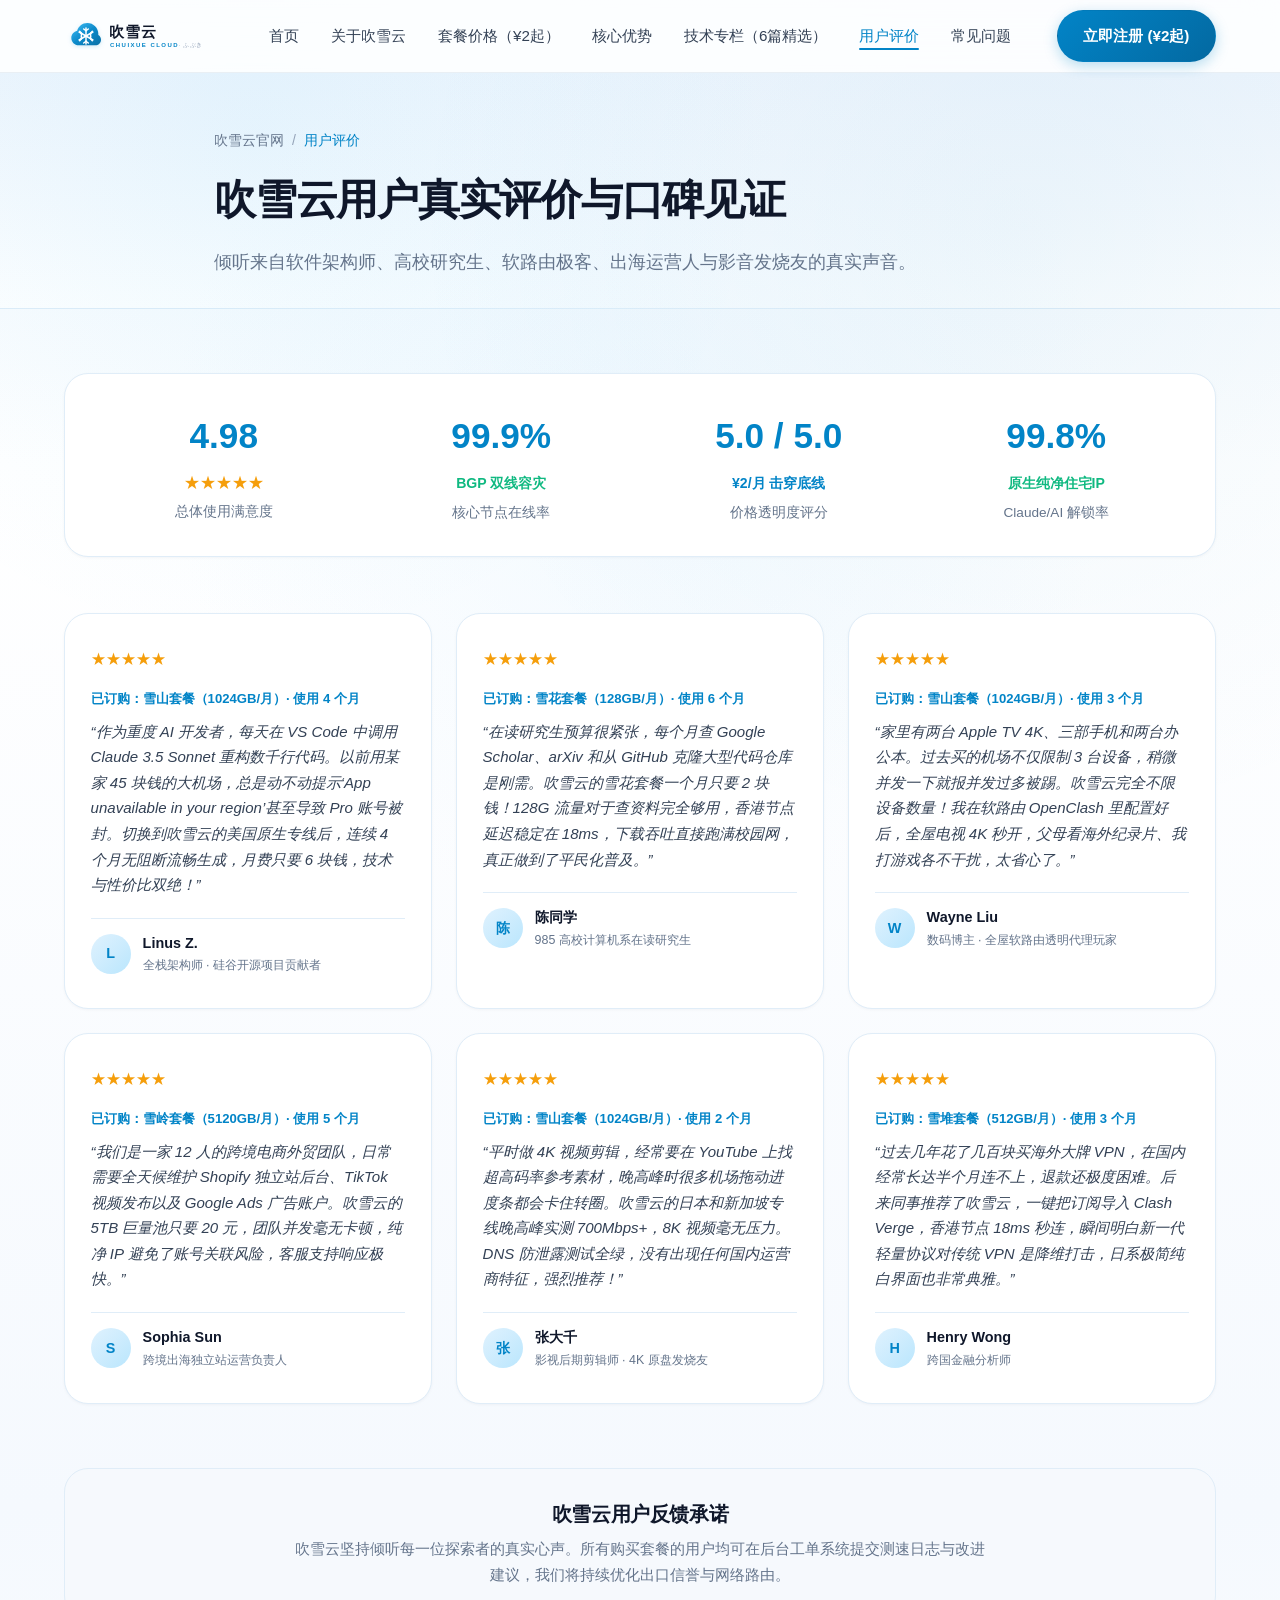
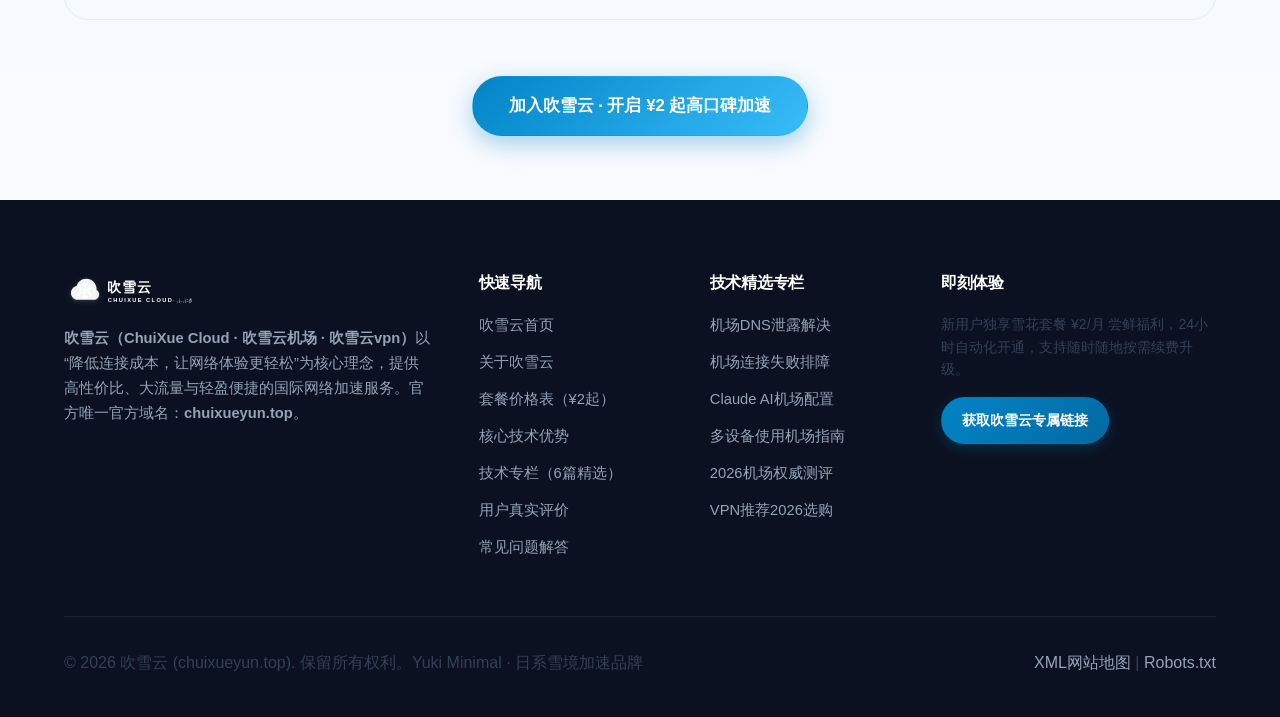
<file: reviews/index.html>
<!DOCTYPE html>
<html lang="zh-CN">
<head>
  <meta charset="UTF-8">
  <meta name="viewport" content="width=device-width, initial-scale=1.0">
  <title>用户评价 - 真实用户使用体验与评测反馈 | 吹雪云官网 (chuixueyun.top)</title>
  <meta name="title" content="用户评价 - 真实用户使用体验与评测反馈 | 吹雪云官网 (chuixueyun.top)">
  <meta name="description" content="浏览来自全栈开发者、高校学术科研团队、软路由数码玩家、影视剪辑师及跨境电商独立站团队对吹雪云加速服务的真实评测与使用口碑。全节点低延迟专线与高性价比真实见证。">
  <meta name="keywords" content="吹雪云用户评价, 吹雪云口碑, 吹雪云好用吗, 吹雪云测速评价, 吹雪云真实体验, 吹雪云官网, chuixueyun.top">
  <meta name="robots" content="index, follow">
  <link rel="canonical" href="https://chuixueyun.top/reviews/">

  <!-- Geo Tags -->
  <meta name="geo.region" content="HK">
  <meta name="geo.placename" content="Hong Kong">
  <meta name="geo.position" content="22.3193;114.1694">
  <meta name="ICBM" content="22.3193, 114.1694">

  <!-- Open Graph -->
  <meta property="og:type" content="website">
  <meta property="og:url" content="https://chuixueyun.top/reviews/">
  <meta property="og:title" content="吹雪云用户评价与口碑见证 | 吹雪云官网">
  <meta property="og:description" content="全栈工程师、高校师生、4K影音爱好者亲测推荐，真实口碑见证吹雪云高可用专线实力。">
  <meta property="og:image" content="https://chuixueyun.top/assets/logo.svg">
  <meta property="og:site_name" content="吹雪云官网">

  <link rel="icon" href="/assets/favicon.svg" type="image/svg+xml">
  <link rel="stylesheet" href="/style.css">

  <!-- Structured Data JSON-LD -->
  <script type="application/ld+json">
  {
    "@context": "https://schema.org",
    "@type": "WebPage",
    "name": "吹雪云用户评价",
    "description": "来自真实开发、科研与家庭用户的实际使用评价与反馈",
    "url": "https://chuixueyun.top/reviews/",
    "publisher": {
      "@type": "Organization",
      "name": "吹雪云",
      "url": "https://chuixueyun.top/",
      "logo": "https://chuixueyun.top/assets/logo.svg"
    }
  }
  </script>
</head>
<body>
  <div class="snow-bg-pattern" aria-hidden="true"></div>

  <!-- Header -->
  <header class="site-header">
    <div class="container header-inner">
      <a href="/" class="brand-link" title="吹雪云官网">
        <img src="/assets/logo.svg" alt="吹雪云官网LOGO" class="brand-logo-img">
      </a>
      
      <nav aria-label="全站主导航">
        <ul class="nav-menu" id="navMenu">
          <li><a href="/" class="nav-link">首页</a></li>
          <li><a href="/about/" class="nav-link">关于吹雪云</a></li>
          <li><a href="/pricing/" class="nav-link">套餐价格（¥2起）</a></li>
          <li><a href="/advantages/" class="nav-link">核心优势</a></li>
          <li><a href="/articles/" class="nav-link">技术专栏（6篇精选）</a></li>
          <li><a href="/reviews/" class="nav-link active">用户评价</a></li>
          <li><a href="/faq/" class="nav-link">常见问题</a></li>
        </ul>
      </nav>

      <div class="header-actions">
        <a href="https://varnexa.lingdongaff.com/#/?code=HHoxxHGa" target="_blank" rel="noopener nofollow" class="btn btn-primary" title="注册吹雪云体验">
          立即注册 (¥2起)
        </a>
        <button class="mobile-toggle" id="mobileToggle" aria-label="展开导航菜单" aria-expanded="false">
          <svg width="24" height="24" viewBox="0 0 24 24" fill="none" stroke="currentColor" stroke-width="2"><path d="M4 6h16M4 12h16M4 18h16"/></svg>
        </button>
      </div>
    </div>
  </header>

  <!-- Page Header & Breadcrumbs -->
  <div class="article-header">
    <div class="container container-narrow">
      <nav class="breadcrumbs" aria-label="面包屑导航">
        <a href="/">吹雪云官网</a>
        <span>/</span>
        <span style="color: var(--primary);">用户评价</span>
      </nav>
      <h1 class="article-title">吹雪云用户真实评价与口碑见证</h1>
      <p style="color: var(--text-muted); font-size: 1.15rem; line-height: 1.6;">
        倾听来自软件架构师、高校研究生、软路由极客、出海运营人与影音发烧友的真实声音。
      </p>
    </div>
  </div>

  <!-- Main Content -->
  <main class="container" style="padding: 4rem 1.5rem;">

    <!-- Summary Stats Bar -->
    <div style="background: #FFFFFF; border: 1px solid var(--border-frost); border-radius: var(--radius-xl); padding: 2rem; margin-bottom: 3.5rem; box-shadow: var(--shadow-sm); display: grid; grid-template-columns: repeat(4, 1fr); gap: 1.5rem; text-align: center;">
      <div>
        <div style="font-size: 2.2rem; font-weight: 800; color: var(--primary);">4.98</div>
        <div style="color: #F59E0B; margin: 0.2rem 0;">★★★★★</div>
        <div style="font-size: 0.85rem; color: var(--text-muted);">总体使用满意度</div>
      </div>
      <div>
        <div style="font-size: 2.2rem; font-weight: 800; color: var(--primary);">99.9%</div>
        <div style="font-size: 0.88rem; font-weight: 600; color: #10B981; margin: 0.35rem 0;">BGP 双线容灾</div>
        <div style="font-size: 0.85rem; color: var(--text-muted);">核心节点在线率</div>
      </div>
      <div>
        <div style="font-size: 2.2rem; font-weight: 800; color: var(--primary);">5.0 / 5.0</div>
        <div style="font-size: 0.88rem; font-weight: 600; color: #0284C7; margin: 0.35rem 0;">¥2/月 击穿底线</div>
        <div style="font-size: 0.85rem; color: var(--text-muted);">价格透明度评分</div>
      </div>
      <div>
        <div style="font-size: 2.2rem; font-weight: 800; color: var(--primary);">99.8%</div>
        <div style="font-size: 0.88rem; font-weight: 600; color: #10B981; margin: 0.35rem 0;">原生纯净住宅IP</div>
        <div style="font-size: 0.85rem; color: var(--text-muted);">Claude/AI 解锁率</div>
      </div>
    </div>

    <!-- 6 Detailed Review Cards -->
    <div class="reviews-grid" style="margin-bottom: 4rem;">

      <!-- Review 1 -->
      <div class="review-card">
        <div class="review-stars">★★★★★</div>
        <div style="font-size: 0.82rem; color: var(--primary); font-weight: 600; margin-bottom: 0.5rem;">
          已订购：雪山套餐（1024GB/月）· 使用 4 个月
        </div>
        <p class="review-quote">
          “作为重度 AI 开发者，每天在 VS Code 中调用 Claude 3.5 Sonnet 重构数千行代码。以前用某家 45 块钱的大机场，总是动不动提示‘App unavailable in your region’甚至导致 Pro 账号被封。切换到吹雪云的美国原生专线后，连续 4 个月无阻断流畅生成，月费只要 6 块钱，技术与性价比双绝！”
        </p>
        <div class="review-user-row">
          <div class="review-avatar">L</div>
          <div>
            <div class="review-user-name">Linus Z.</div>
            <div class="review-user-tag">全栈架构师 · 硅谷开源项目贡献者</div>
          </div>
        </div>
      </div>

      <!-- Review 2 -->
      <div class="review-card">
        <div class="review-stars">★★★★★</div>
        <div style="font-size: 0.82rem; color: var(--primary); font-weight: 600; margin-bottom: 0.5rem;">
          已订购：雪花套餐（128GB/月）· 使用 6 个月
        </div>
        <p class="review-quote">
          “在读研究生预算很紧张，每个月查 Google Scholar、arXiv 和从 GitHub 克隆大型代码仓库是刚需。吹雪云的雪花套餐一个月只要 2 块钱！128G 流量对于查资料完全够用，香港节点延迟稳定在 18ms，下载吞吐直接跑满校园网，真正做到了平民化普及。”
        </p>
        <div class="review-user-row">
          <div class="review-avatar">陈</div>
          <div>
            <div class="review-user-name">陈同学</div>
            <div class="review-user-tag">985 高校计算机系在读研究生</div>
          </div>
        </div>
      </div>

      <!-- Review 3 -->
      <div class="review-card">
        <div class="review-stars">★★★★★</div>
        <div style="font-size: 0.82rem; color: var(--primary); font-weight: 600; margin-bottom: 0.5rem;">
          已订购：雪山套餐（1024GB/月）· 使用 3 个月
        </div>
        <p class="review-quote">
          “家里有两台 Apple TV 4K、三部手机和两台办公本。过去买的机场不仅限制 3 台设备，稍微并发一下就报并发过多被踢。吹雪云完全不限设备数量！我在软路由 OpenClash 里配置好后，全屋电视 4K 秒开，父母看海外纪录片、我打游戏各不干扰，太省心了。”
        </p>
        <div class="review-user-row">
          <div class="review-avatar">W</div>
          <div>
            <div class="review-user-name">Wayne Liu</div>
            <div class="review-user-tag">数码博主 · 全屋软路由透明代理玩家</div>
          </div>
        </div>
      </div>

      <!-- Review 4 -->
      <div class="review-card">
        <div class="review-stars">★★★★★</div>
        <div style="font-size: 0.82rem; color: var(--primary); font-weight: 600; margin-bottom: 0.5rem;">
          已订购：雪岭套餐（5120GB/月）· 使用 5 个月
        </div>
        <p class="review-quote">
          “我们是一家 12 人的跨境电商外贸团队，日常需要全天候维护 Shopify 独立站后台、TikTok 视频发布以及 Google Ads 广告账户。吹雪云的 5TB 巨量池只要 20 元，团队并发毫无卡顿，纯净 IP 避免了账号关联风险，客服支持响应极快。”
        </p>
        <div class="review-user-row">
          <div class="review-avatar">S</div>
          <div>
            <div class="review-user-name">Sophia Sun</div>
            <div class="review-user-tag">跨境出海独立站运营负责人</div>
          </div>
        </div>
      </div>

      <!-- Review 5 -->
      <div class="review-card">
        <div class="review-stars">★★★★★</div>
        <div style="font-size: 0.82rem; color: var(--primary); font-weight: 600; margin-bottom: 0.5rem;">
          已订购：雪山套餐（1024GB/月）· 使用 2 个月
        </div>
        <p class="review-quote">
          “平时做 4K 视频剪辑，经常要在 YouTube 上找超高码率参考素材，晚高峰时很多机场拖动进度条都会卡住转圈。吹雪云的日本和新加坡专线晚高峰实测 700Mbps+，8K 视频毫无压力。DNS 防泄露测试全绿，没有出现任何国内运营商特征，强烈推荐！”
        </p>
        <div class="review-user-row">
          <div class="review-avatar">张</div>
          <div>
            <div class="review-user-name">张大千</div>
            <div class="review-user-tag">影视后期剪辑师 · 4K 原盘发烧友</div>
          </div>
        </div>
      </div>

      <!-- Review 6 -->
      <div class="review-card">
        <div class="review-stars">★★★★★</div>
        <div style="font-size: 0.82rem; color: var(--primary); font-weight: 600; margin-bottom: 0.5rem;">
          已订购：雪堆套餐（512GB/月）· 使用 3 个月
        </div>
        <p class="review-quote">
          “过去几年花了几百块买海外大牌 VPN，在国内经常长达半个月连不上，退款还极度困难。后来同事推荐了吹雪云，一键把订阅导入 Clash Verge，香港节点 18ms 秒连，瞬间明白新一代轻量协议对传统 VPN 是降维打击，日系极简纯白界面也非常典雅。”
        </p>
        <div class="review-user-row">
          <div class="review-avatar">H</div>
          <div>
            <div class="review-user-name">Henry Wong</div>
            <div class="review-user-tag">跨国金融分析师</div>
          </div>
        </div>
      </div>

    </div>

    <!-- Feedback Notice -->
    <div style="background: var(--bg-subtle); border: 1px solid var(--border-frost); border-radius: var(--radius-xl); padding: 2rem; text-align: center; margin-bottom: 3.5rem;">
      <h3 style="font-size: 1.25rem; color: var(--text-main); margin-bottom: 0.5rem;">吹雪云用户反馈承诺</h3>
      <p style="color: var(--text-muted); font-size: 0.95rem; max-width: 700px; margin: 0 auto;">
        吹雪云坚持倾听每一位探索者的真实心声。所有购买套餐的用户均可在后台工单系统提交测速日志与改进建议，我们将持续优化出口信誉与网络路由。
      </p>
    </div>

    <!-- Bottom CTA -->
    <div style="text-align: center;">
      <a href="https://varnexa.lingdongaff.com/#/?code=HHoxxHGa" target="_blank" rel="noopener nofollow" class="btn btn-accent btn-lg">
        加入吹雪云 · 开启 ¥2 起高口碑加速
      </a>
    </div>

  </main>

  <!-- Footer -->
  <footer class="site-footer">
    <div class="container">
      <div class="footer-grid">
        <div class="footer-brand">
          <img src="/assets/logo.svg" alt="吹雪云官网LOGO" style="height: 38px; filter: brightness(0) invert(1);">
          <p>
            <strong>吹雪云（ChuiXue Cloud · 吹雪云机场 · 吹雪云vpn）</strong>以“降低连接成本，让网络体验更轻松”为核心理念，提供高性价比、大流量与轻盈便捷的国际网络加速服务。官方唯一官方域名：<strong>chuixueyun.top</strong>。
          </p>
        </div>
        <div class="footer-col">
          <h4>快速导航</h4>
          <ul class="footer-links">
            <li><a href="/">吹雪云首页</a></li>
            <li><a href="/about/">关于吹雪云</a></li>
            <li><a href="/pricing/">套餐价格表（¥2起）</a></li>
            <li><a href="/advantages/">核心技术优势</a></li>
            <li><a href="/articles/">技术专栏（6篇精选）</a></li>
            <li><a href="/reviews/">用户真实评价</a></li>
            <li><a href="/faq/">常见问题解答</a></li>
          </ul>
        </div>
        <div class="footer-col">
          <h4>技术精选专栏</h4>
          <ul class="footer-links">
            <li><a href="/articles/dns-leak-prevention.html">机场DNS泄露解决</a></li>
            <li><a href="/articles/airport-connection-troubleshooting.html">机场连接失败排障</a></li>
            <li><a href="/articles/claude-ai-airport-guide.html">Claude AI机场配置</a></li>
            <li><a href="/articles/multi-device-airport-setup.html">多设备使用机场指南</a></li>
            <li><a href="/articles/airport-review-2026.html">2026机场权威测评</a></li>
            <li><a href="/articles/best-vpn-recommendation-2026.html">VPN推荐2026选购</a></li>
          </ul>
        </div>
        <div class="footer-col">
          <h4>即刻体验</h4>
          <p style="margin-bottom: 1rem; font-size: 0.88rem; line-height: 1.6;">
            新用户独享雪花套餐 ¥2/月 尝鲜福利，24小时自动化开通，支持随时随地按需续费升级。
          </p>
          <a href="https://varnexa.lingdongaff.com/#/?code=HHoxxHGa" target="_blank" rel="noopener nofollow" class="btn btn-primary" style="padding: 0.65rem 1.25rem; font-size: 0.9rem;">
            获取吹雪云专属链接
          </a>
        </div>
      </div>
      <div class="footer-bottom">
        <p>&copy; 2026 吹雪云 (chuixueyun.top). 保留所有权利。Yuki Minimal · 日系雪境加速品牌</p>
        <p>
          <a href="/sitemap.xml" style="color: #94A3B8;">XML网站地图</a> | 
          <a href="/robots.txt" style="color: #94A3B8;">Robots.txt</a>
        </p>
      </div>
    </div>
  </footer>

  <script src="/main.js"></script>
</body>
</html>
</file>
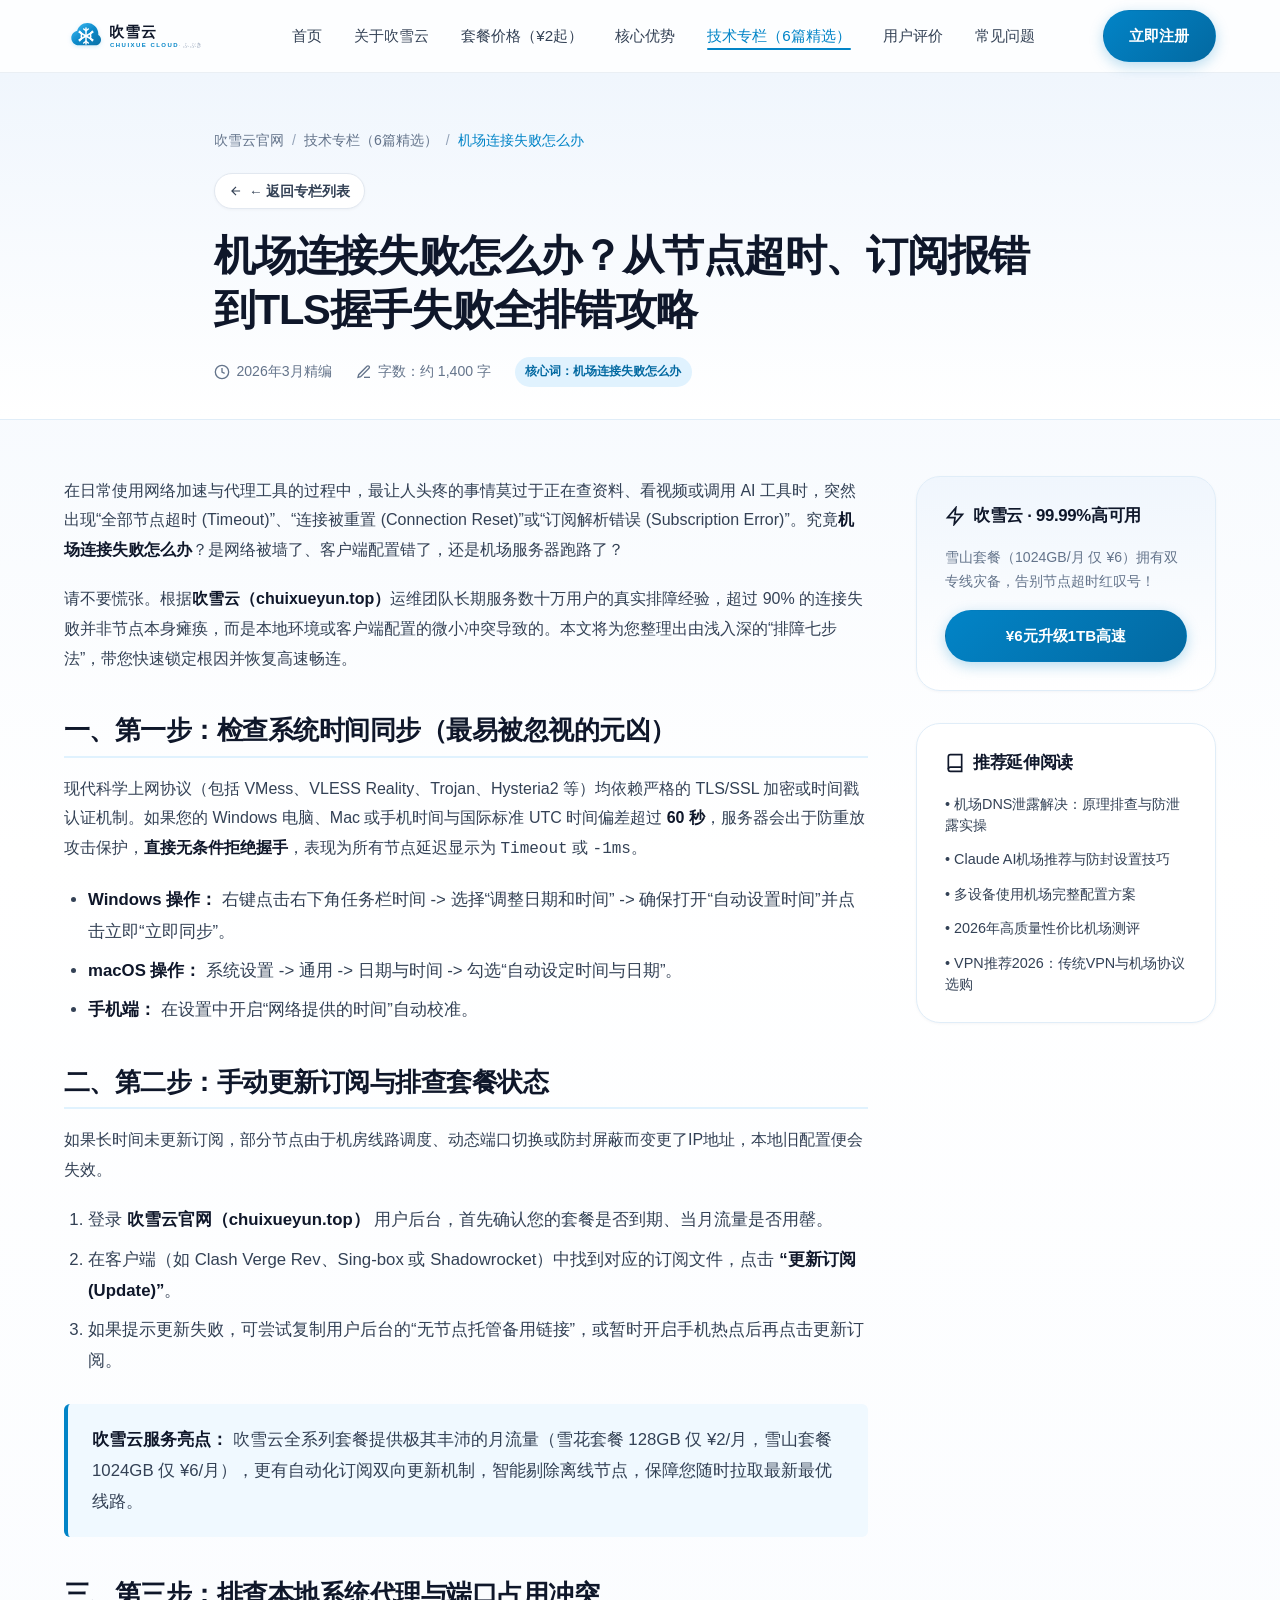
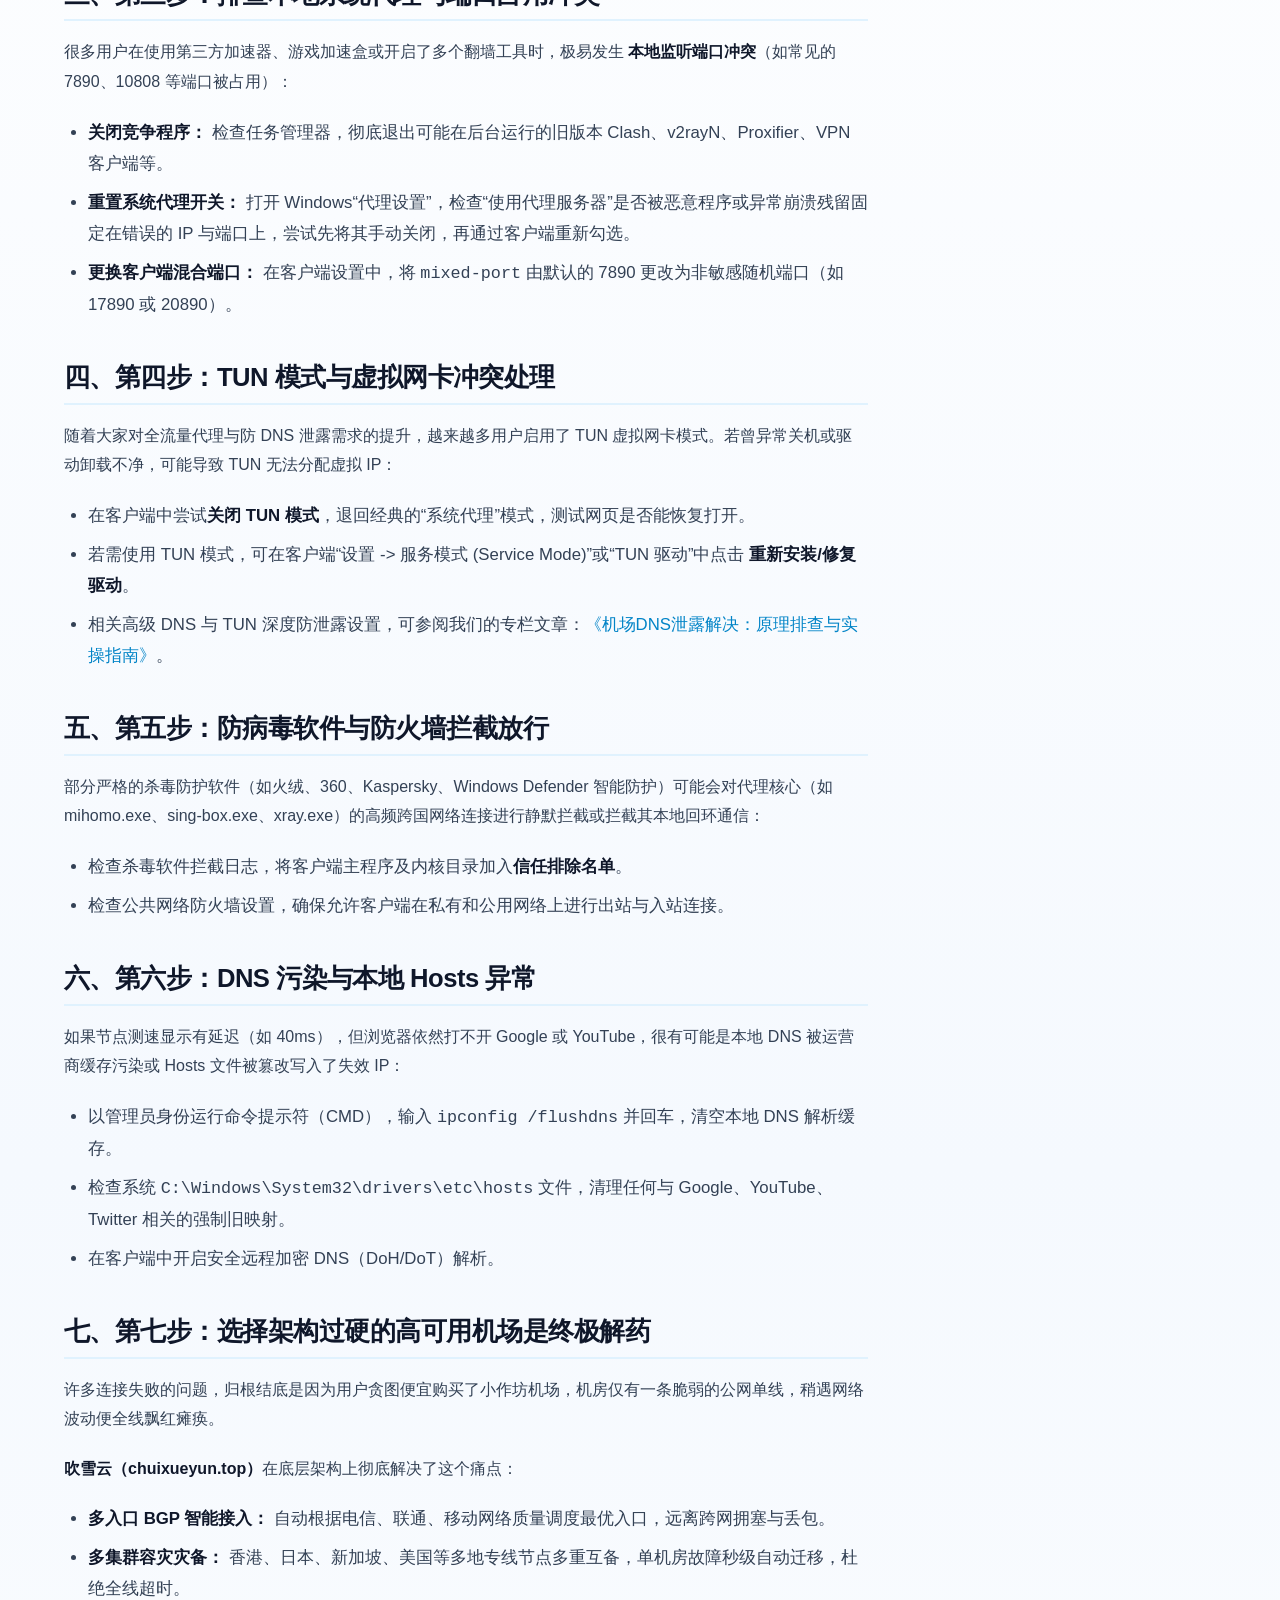
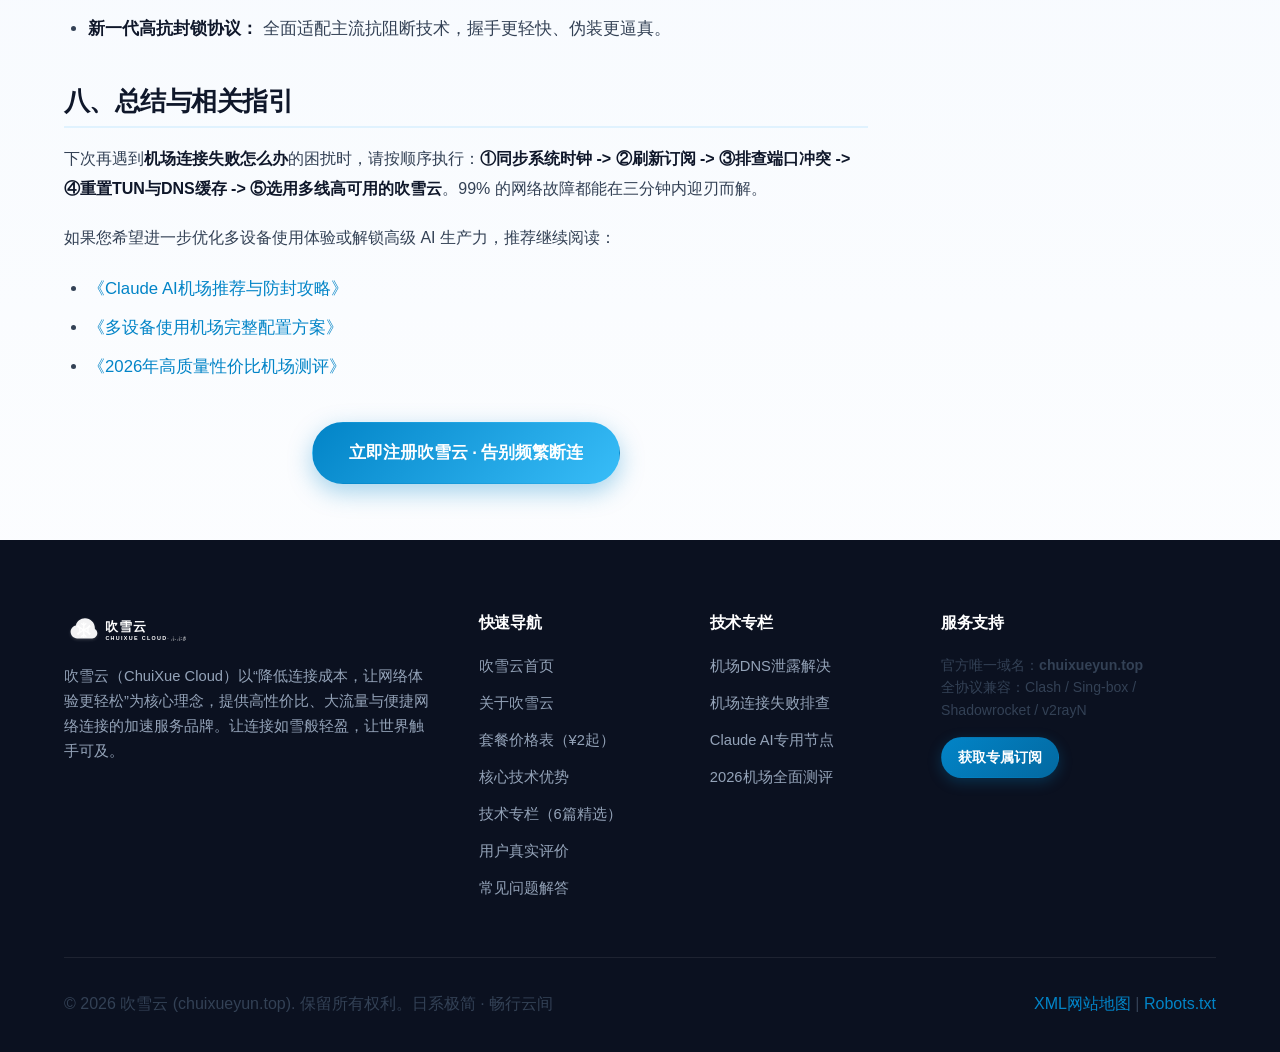
<file: articles/airport-connection-troubleshooting.html>
<!DOCTYPE html>
<html lang="zh-CN">
<head>
  <meta charset="UTF-8">
  <meta name="viewport" content="width=device-width, initial-scale=1.0">
  <title>机场连接失败怎么办？从节点超时、订阅报错到TLS握手失败全排错攻略 - 吹雪云官网</title>
  <meta name="description" content="使用代理时经常遇到机场连接失败怎么办？本文总结2026最新科学上网排错方案，涵盖系统时钟不同步、订阅更新错误、TUN模式冲突及端口占用排查。吹雪云机场提供高可用BGP容灾，¥2起畅享秒连体验。">
  <meta name="keywords" content="机场连接失败怎么办, 机场节点超时, 订阅更新失败, Clash连接失败, 吹雪云, 吹雪云机场, 吹雪云官网, 吹雪云vpn">
  <link rel="canonical" href="https://chuixueyun.top/articles/airport-connection-troubleshooting.html">
  <link rel="icon" href="../assets/favicon.svg" type="image/svg+xml">

  <!-- Geo Tags -->
  <meta name="geo.region" content="HK">
  <meta name="geo.placename" content="Hong Kong">
  <meta name="geo.position" content="22.3193;114.1694">
  <meta name="ICBM" content="22.3193, 114.1694">

  <!-- Open Graph -->
  <meta property="og:title" content="机场连接失败怎么办？全流程排错终极手册 - 吹雪云">
  <meta property="og:description" content="手把手教你解决节点超时与订阅报错，吹雪云机场99.99%可用率专线保障。">
  <meta property="og:type" content="article">
  <meta property="og:url" content="https://chuixueyun.top/articles/airport-connection-troubleshooting.html">
  <meta property="og:site_name" content="吹雪云官网">

  <link rel="stylesheet" href="../style.css">

  <!-- JSON-LD Structured Data -->
  <script type="application/ld+json">
  {
    "@context": "https://schema.org",
    "@type": "Article",
    "headline": "机场连接失败怎么办？从节点超时、订阅报错到TLS握手失败全排错攻略",
    "description": "系统化解决机场节点连接超时、无法更新订阅等常见网络障碍，吹雪云官方支持中心。",
    "mainEntityOfPage": {
      "@type": "WebPage",
      "@id": "https://chuixueyun.top/articles/airport-connection-troubleshooting.html"
    },
    "author": {
      "@type": "Organization",
      "name": "吹雪云技术支持团队"
    },
    "publisher": {
      "@type": "Organization",
      "name": "吹雪云",
      "logo": {
        "@type": "ImageObject",
        "url": "https://chuixueyun.top/assets/logo.svg"
      }
    },
    "datePublished": "2026-03-02T09:00:00+08:00",
    "dateModified": "2026-03-15T14:30:00+08:00"
  }
  </script>
</head>
<body>

  <!-- Site Header -->
  <header class="site-header">
    <div class="container header-inner">
      <a href="/" class="brand-link" title="吹雪云官网首页">
        <img src="../assets/logo.svg" alt="吹雪云官网LOGO" class="brand-logo-img">
      </a>
      <ul class="nav-menu" id="navMenu">
        <li><a href="/" class="nav-link">首页</a></li>
        <li><a href="/about/" class="nav-link">关于吹雪云</a></li>
        <li><a href="/pricing/" class="nav-link">套餐价格（¥2起）</a></li>
        <li><a href="/advantages/" class="nav-link">核心优势</a></li>
        <li><a href="/articles/" class="nav-link active">技术专栏（6篇精选）</a></li>
        <li><a href="/reviews/" class="nav-link">用户评价</a></li>
        <li><a href="/faq/" class="nav-link">常见问题</a></li>
      </ul>
      <div class="header-actions">
        <a href="https://varnexa.lingdongaff.com/#/?code=HHoxxHGa" target="_blank" rel="noopener nofollow" class="btn btn-primary">
          立即注册
        </a>
        <button class="mobile-toggle" id="mobileToggle" aria-label="切换菜单">
          <svg width="24" height="24" viewBox="0 0 24 24" fill="none" stroke="currentColor" stroke-width="2"><path d="M4 6h16M4 12h16M4 18h16"/></svg>
        </button>
      </div>
    </div>
  </header>

  <!-- Article Header -->
  <div class="article-header">
    <div class="container container-narrow">
      <nav class="breadcrumbs" aria-label="面包屑导航">
        <a href="/">吹雪云官网</a>
        <span>/</span>
        <a href="/articles/">技术专栏（6篇精选）</a>
        <span>/</span>
        <span style="color: var(--primary);">机场连接失败怎么办</span>
      </nav>
      <div style="margin: 0.8rem 0 1.25rem;">
        <a href="/articles/" class="btn btn-secondary" style="font-size: 0.85rem; padding: 0.35rem 0.85rem; display: inline-flex; align-items: center; gap: 0.4rem;">
          <svg width="14" height="14" viewBox="0 0 24 24" fill="none" stroke="currentColor" stroke-width="2"><path d="M19 12H5M12 19l-7-7 7-7"/></svg>
          ← 返回专栏列表
        </a>
      </div>
      <h1 class="article-title">机场连接失败怎么办？从节点超时、订阅报错到TLS握手失败全排错攻略</h1>
      <div class="article-meta-row">
        <div class="article-meta-item">
          <svg width="16" height="16" viewBox="0 0 24 24" fill="none" stroke="currentColor" stroke-width="2"><circle cx="12" cy="12" r="10"/><path d="M12 6v6l4 2"/></svg>
          <span>2026年3月精编</span>
        </div>
        <div class="article-meta-item">
          <svg width="16" height="16" viewBox="0 0 24 24" fill="none" stroke="currentColor" stroke-width="2"><path d="M12 20h9"/><path d="M16.5 3.5a2.121 2.121 0 0 1 3 3L7 19l-4 1 1-4L16.5 3.5z"/></svg>
          <span>字数：约 1,400 字</span>
        </div>
        <div class="article-meta-item">
          <span class="article-keyword-badge">核心词：机场连接失败怎么办</span>
        </div>
      </div>
    </div>
  </div>

  <!-- Article Body -->
  <main class="container">
    <div class="article-body-layout">
      <!-- Main Content -->
      <article class="article-content">
        <p>在日常使用网络加速与代理工具的过程中，最让人头疼的事情莫过于正在查资料、看视频或调用 AI 工具时，突然出现“全部节点超时 (Timeout)”、“连接被重置 (Connection Reset)”或“订阅解析错误 (Subscription Error)”。究竟<strong>机场连接失败怎么办</strong>？是网络被墙了、客户端配置错了，还是机场服务器跑路了？</p>

        <p>请不要慌张。根据<strong>吹雪云（chuixueyun.top）</strong>运维团队长期服务数十万用户的真实排障经验，超过 90% 的连接失败并非节点本身瘫痪，而是本地环境或客户端配置的微小冲突导致的。本文将为您整理出由浅入深的“排障七步法”，带您快速锁定根因并恢复高速畅连。</p>

        <h2>一、第一步：检查系统时间同步（最易被忽视的元凶）</h2>
        <p>现代科学上网协议（包括 VMess、VLESS Reality、Trojan、Hysteria2 等）均依赖严格的 TLS/SSL 加密或时间戳认证机制。如果您的 Windows 电脑、Mac 或手机时间与国际标准 UTC 时间偏差超过 <strong>60 秒</strong>，服务器会出于防重放攻击保护，<strong>直接无条件拒绝握手</strong>，表现为所有节点延迟显示为 <code>Timeout</code> 或 <code>-1ms</code>。</p>
        <ul>
          <li><strong>Windows 操作：</strong> 右键点击右下角任务栏时间 -> 选择“调整日期和时间” -> 确保打开“自动设置时间”并点击立即“立即同步”。</li>
          <li><strong>macOS 操作：</strong> 系统设置 -> 通用 -> 日期与时间 -> 勾选“自动设定时间与日期”。</li>
          <li><strong>手机端：</strong> 在设置中开启“网络提供的时间”自动校准。</li>
        </ul>

        <h2>二、第二步：手动更新订阅与排查套餐状态</h2>
        <p>如果长时间未更新订阅，部分节点由于机房线路调度、动态端口切换或防封屏蔽而变更了IP地址，本地旧配置便会失效。</p>
        <ol>
          <li>登录 <a href="/"><strong>吹雪云官网（chuixueyun.top）</strong></a> 用户后台，首先确认您的套餐是否到期、当月流量是否用罄。</li>
          <li>在客户端（如 Clash Verge Rev、Sing-box 或 Shadowrocket）中找到对应的订阅文件，点击 <strong>“更新订阅 (Update)”</strong>。</li>
          <li>如果提示更新失败，可尝试复制用户后台的“无节点托管备用链接”，或暂时开启手机热点后再点击更新订阅。</li>
        </ol>

        <div class="article-callout">
          <strong>吹雪云服务亮点：</strong> 吹雪云全系列套餐提供极其丰沛的月流量（雪花套餐 128GB 仅 ¥2/月，雪山套餐 1024GB 仅 ¥6/月），更有自动化订阅双向更新机制，智能剔除离线节点，保障您随时拉取最新最优线路。
        </div>

        <h2>三、第三步：排查本地系统代理与端口占用冲突</h2>
        <p>很多用户在使用第三方加速器、游戏加速盒或开启了多个翻墙工具时，极易发生 <strong>本地监听端口冲突</strong>（如常见的 7890、10808 等端口被占用）：</p>
        <ul>
          <li><strong>关闭竞争程序：</strong> 检查任务管理器，彻底退出可能在后台运行的旧版本 Clash、v2rayN、Proxifier、VPN 客户端等。</li>
          <li><strong>重置系统代理开关：</strong> 打开 Windows“代理设置”，检查“使用代理服务器”是否被恶意程序或异常崩溃残留固定在错误的 IP 与端口上，尝试先将其手动关闭，再通过客户端重新勾选。</li>
          <li><strong>更换客户端混合端口：</strong> 在客户端设置中，将 <code>mixed-port</code> 由默认的 7890 更改为非敏感随机端口（如 17890 或 20890）。</li>
        </ul>

        <h2>四、第四步：TUN 模式与虚拟网卡冲突处理</h2>
        <p>随着大家对全流量代理与防 DNS 泄露需求的提升，越来越多用户启用了 TUN 虚拟网卡模式。若曾异常关机或驱动卸载不净，可能导致 TUN 无法分配虚拟 IP：</p>
        <ul>
          <li>在客户端中尝试<strong>关闭 TUN 模式</strong>，退回经典的“系统代理”模式，测试网页是否能恢复打开。</li>
          <li>若需使用 TUN 模式，可在客户端“设置 -> 服务模式 (Service Mode)”或“TUN 驱动”中点击 <strong>重新安装/修复驱动</strong>。</li>
          <li>相关高级 DNS 与 TUN 深度防泄露设置，可参阅我们的专栏文章：<a href="/articles/dns-leak-prevention.html">《机场DNS泄露解决：原理排查与实操指南》</a>。</li>
        </ul>

        <h2>五、第五步：防病毒软件与防火墙拦截放行</h2>
        <p>部分严格的杀毒防护软件（如火绒、360、Kaspersky、Windows Defender 智能防护）可能会对代理核心（如 mihomo.exe、sing-box.exe、xray.exe）的高频跨国网络连接进行静默拦截或拦截其本地回环通信：</p>
        <ul>
          <li>检查杀毒软件拦截日志，将客户端主程序及内核目录加入<strong>信任排除名单</strong>。</li>
          <li>检查公共网络防火墙设置，确保允许客户端在私有和公用网络上进行出站与入站连接。</li>
        </ul>

        <h2>六、第六步：DNS 污染与本地 Hosts 异常</h2>
        <p>如果节点测速显示有延迟（如 40ms），但浏览器依然打不开 Google 或 YouTube，很有可能是本地 DNS 被运营商缓存污染或 Hosts 文件被篡改写入了失效 IP：</p>
        <ul>
          <li>以管理员身份运行命令提示符（CMD），输入 <code>ipconfig /flushdns</code> 并回车，清空本地 DNS 解析缓存。</li>
          <li>检查系统 <code>C:\Windows\System32\drivers\etc\hosts</code> 文件，清理任何与 Google、YouTube、Twitter 相关的强制旧映射。</li>
          <li>在客户端中开启安全远程加密 DNS（DoH/DoT）解析。</li>
        </ul>

        <h2>七、第七步：选择架构过硬的高可用机场是终极解药</h2>
        <p>许多连接失败的问题，归根结底是因为用户贪图便宜购买了小作坊机场，机房仅有一条脆弱的公网单线，稍遇网络波动便全线飘红瘫痪。</p>

        <p><a href="/"><strong>吹雪云（chuixueyun.top）</strong></a>在底层架构上彻底解决了这个痛点：</p>
        <ul>
          <li><strong>多入口 BGP 智能接入：</strong> 自动根据电信、联通、移动网络质量调度最优入口，远离跨网拥塞与丢包。</li>
          <li><strong>多集群容灾灾备：</strong> 香港、日本、新加坡、美国等多地专线节点多重互备，单机房故障秒级自动迁移，杜绝全线超时。</li>
          <li><strong>新一代高抗封锁协议：</strong> 全面适配主流抗阻断技术，握手更轻快、伪装更逼真。</li>
        </ul>

        <h2>八、总结与相关指引</h2>
        <p>下次再遇到<strong>机场连接失败怎么办</strong>的困扰时，请按顺序执行：<strong>①同步系统时钟 -> ②刷新订阅 -> ③排查端口冲突 -> ④重置TUN与DNS缓存 -> ⑤选用多线高可用的吹雪云</strong>。99% 的网络故障都能在三分钟内迎刃而解。</p>

        <p>如果您希望进一步优化多设备使用体验或解锁高级 AI 生产力，推荐继续阅读：</p>
        <ul>
          <li><a href="/articles/claude-ai-airport-guide.html">《Claude AI机场推荐与防封攻略》</a></li>
          <li><a href="/articles/multi-device-airport-setup.html">《多设备使用机场完整配置方案》</a></li>
          <li><a href="/articles/airport-review-2026.html">《2026年高质量性价比机场测评》</a></li>
        </ul>

        <div style="margin-top: 2.5rem; text-align: center;">
          <a href="https://varnexa.lingdongaff.com/#/?code=HHoxxHGa" target="_blank" rel="noopener nofollow" class="btn btn-accent btn-lg">
            立即注册吹雪云 · 告别频繁断连
          </a>
        </div>
      </article>

      <!-- Sidebar -->
      <aside class="article-sidebar">
        <!-- CTA Widget -->
        <div class="sidebar-widget" style="background: linear-gradient(180deg, #F0F6FD 0%, #FFFFFF 100%);">
          <h3 class="sidebar-title">
            <svg width="20" height="20" viewBox="0 0 24 24" fill="none" stroke="currentColor" stroke-width="2"><path d="M13 2L3 14h9l-1 8 10-12h-9l1-8z"/></svg>
            吹雪云 · 99.99%高可用
          </h3>
          <p style="font-size: 0.88rem; color: var(--text-muted); margin-bottom: 1rem;">
            雪山套餐（1024GB/月 仅 ¥6）拥有双专线灾备，告别节点超时红叹号！
          </p>
          <a href="https://varnexa.lingdongaff.com/#/?code=HHoxxHGa" target="_blank" rel="noopener nofollow" class="btn btn-primary" style="width: 100%;">
            ¥6元升级1TB高速
          </a>
        </div>

        <!-- Related Articles Widget -->
        <div class="sidebar-widget">
          <h3 class="sidebar-title">
            <svg width="20" height="20" viewBox="0 0 24 24" fill="none" stroke="currentColor" stroke-width="2"><path d="M4 19.5A2.5 2.5 0 0 1 6.5 17H20"/><path d="M6.5 2H20v20H6.5A2.5 2.5 0 0 1 4 19.5v-15A2.5 2.5 0 0 1 6.5 2z"/></svg>
            推荐延伸阅读
          </h3>
          <ul class="related-articles-list">
            <li>
              <a href="/articles/dns-leak-prevention.html" class="related-article-link">
                • 机场DNS泄露解决：原理排查与防泄露实操
              </a>
            </li>
            <li>
              <a href="/articles/claude-ai-airport-guide.html" class="related-article-link">
                • Claude AI机场推荐与防封设置技巧
              </a>
            </li>
            <li>
              <a href="/articles/multi-device-airport-setup.html" class="related-article-link">
                • 多设备使用机场完整配置方案
              </a>
            </li>
            <li>
              <a href="/articles/airport-review-2026.html" class="related-article-link">
                • 2026年高质量性价比机场测评
              </a>
            </li>
            <li>
              <a href="/articles/best-vpn-recommendation-2026.html" class="related-article-link">
                • VPN推荐2026：传统VPN与机场协议选购
              </a>
            </li>
          </ul>
        </div>
      </aside>
    </div>
  </main>

  <!-- Site Footer -->
  <footer class="site-footer">
    <div class="container">
      <div class="footer-grid">
        <div class="footer-brand">
          <img src="../assets/logo.svg" alt="吹雪云官网LOGO" style="height: 36px; filter: brightness(0) invert(1);">
          <p>吹雪云（ChuiXue Cloud）以“降低连接成本，让网络体验更轻松”为核心理念，提供高性价比、大流量与便捷网络连接的加速服务品牌。让连接如雪般轻盈，让世界触手可及。</p>
        </div>
        <div class="footer-col">
          <h4>快速导航</h4>
          <ul class="footer-links">
            <li><a href="/">吹雪云首页</a></li>
            <li><a href="/about/">关于吹雪云</a></li>
            <li><a href="/pricing/">套餐价格表（¥2起）</a></li>
            <li><a href="/advantages/">核心技术优势</a></li>
            <li><a href="/articles/">技术专栏（6篇精选）</a></li>
            <li><a href="/reviews/">用户真实评价</a></li>
            <li><a href="/faq/">常见问题解答</a></li>
          </ul>
        </div>
        <div class="footer-col">
          <h4>技术专栏</h4>
          <ul class="footer-links">
            <li><a href="/articles/dns-leak-prevention.html">机场DNS泄露解决</a></li>
            <li><a href="/articles/airport-connection-troubleshooting.html">机场连接失败排查</a></li>
            <li><a href="/articles/claude-ai-airport-guide.html">Claude AI专用节点</a></li>
            <li><a href="/articles/airport-review-2026.html">2026机场全面测评</a></li>
          </ul>
        </div>
        <div class="footer-col">
          <h4>服务支持</h4>
          <p style="font-size: 0.88rem; line-height: 1.6; margin-bottom: 1rem;">
            官方唯一域名：<strong>chuixueyun.top</strong><br>
            全协议兼容：Clash / Sing-box / Shadowrocket / v2rayN
          </p>
          <a href="https://varnexa.lingdongaff.com/#/?code=HHoxxHGa" target="_blank" rel="noopener nofollow" class="btn btn-primary" style="font-size: 0.85rem; padding: 0.5rem 1rem;">
            获取专属订阅
          </a>
        </div>
      </div>
      <div class="footer-bottom">
        <p>&copy; 2026 吹雪云 (chuixueyun.top). 保留所有权利。日系极简 · 畅行云间</p>
        <p><a href="/sitemap.xml">XML网站地图</a> | <a href="/robots.txt">Robots.txt</a></p>
      </div>
    </div>
  </footer>

  <script src="../main.js"></script>
</body>
</html>
</file>
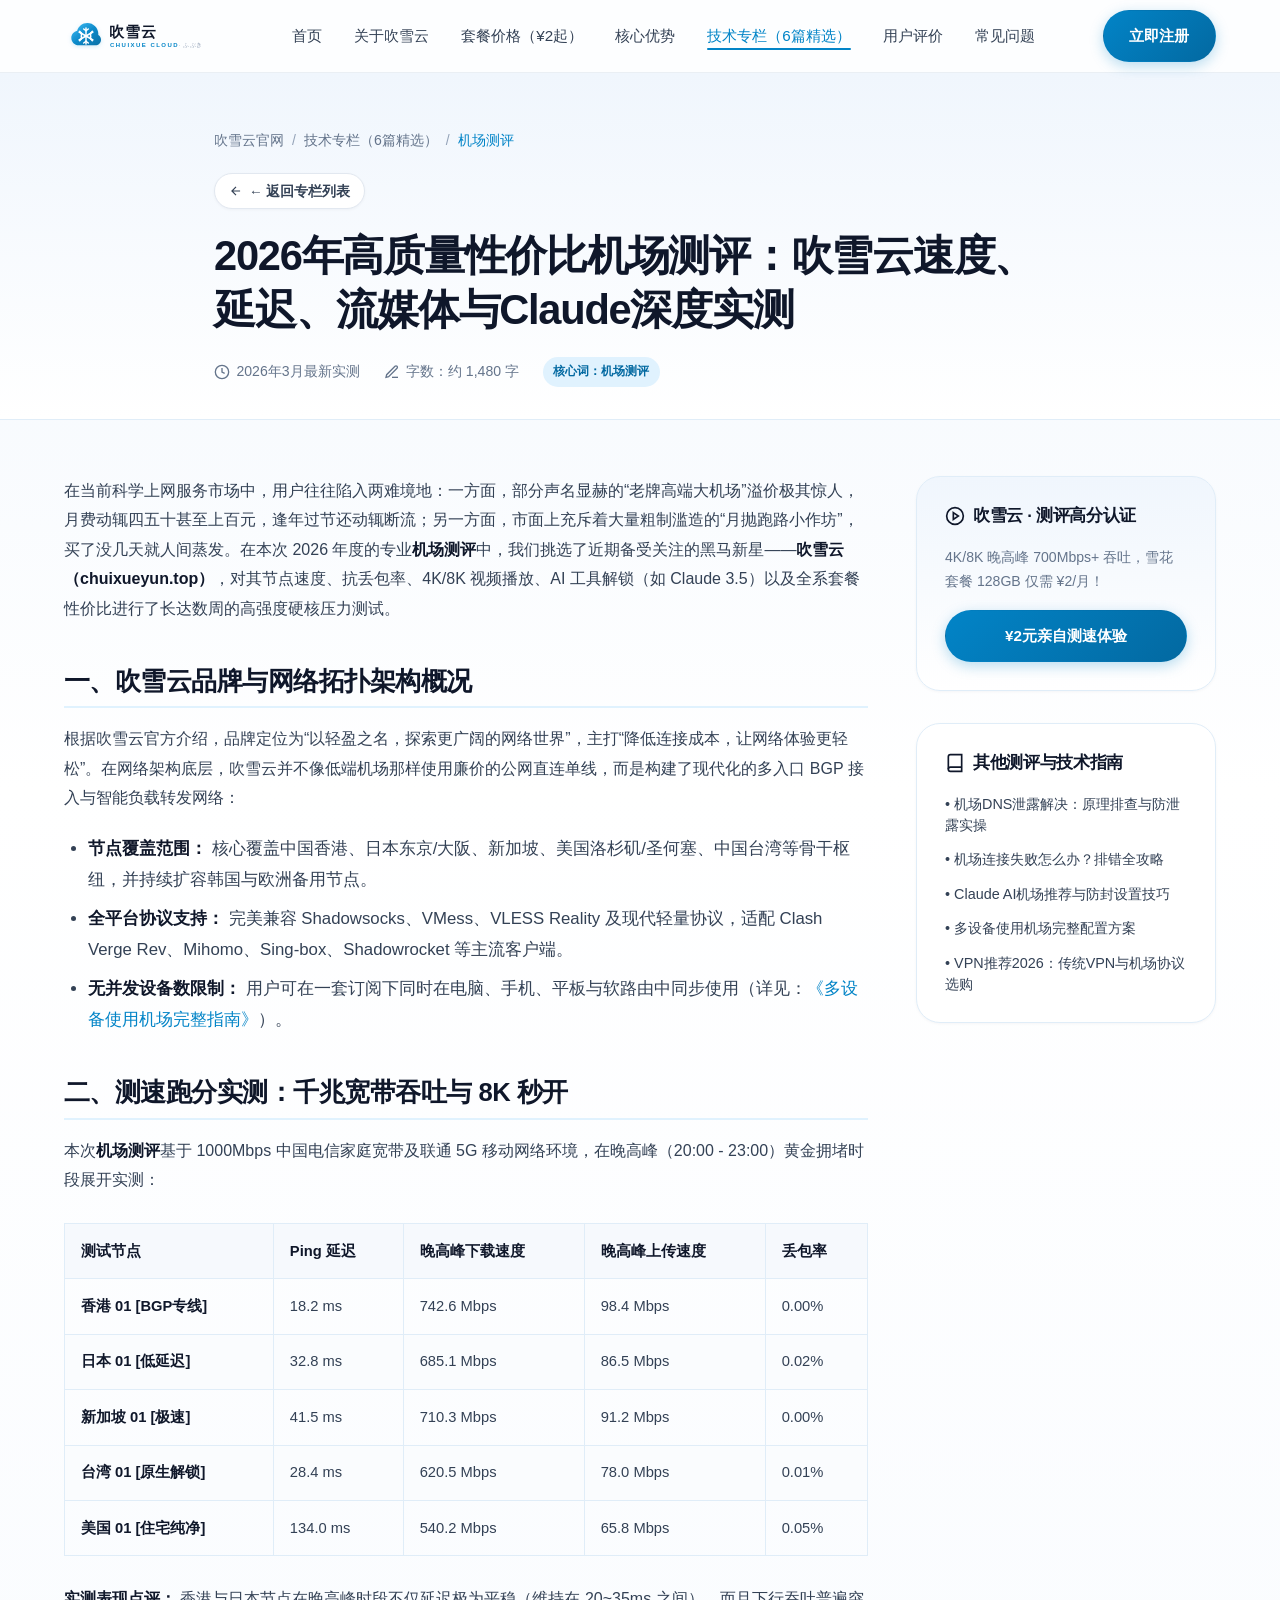
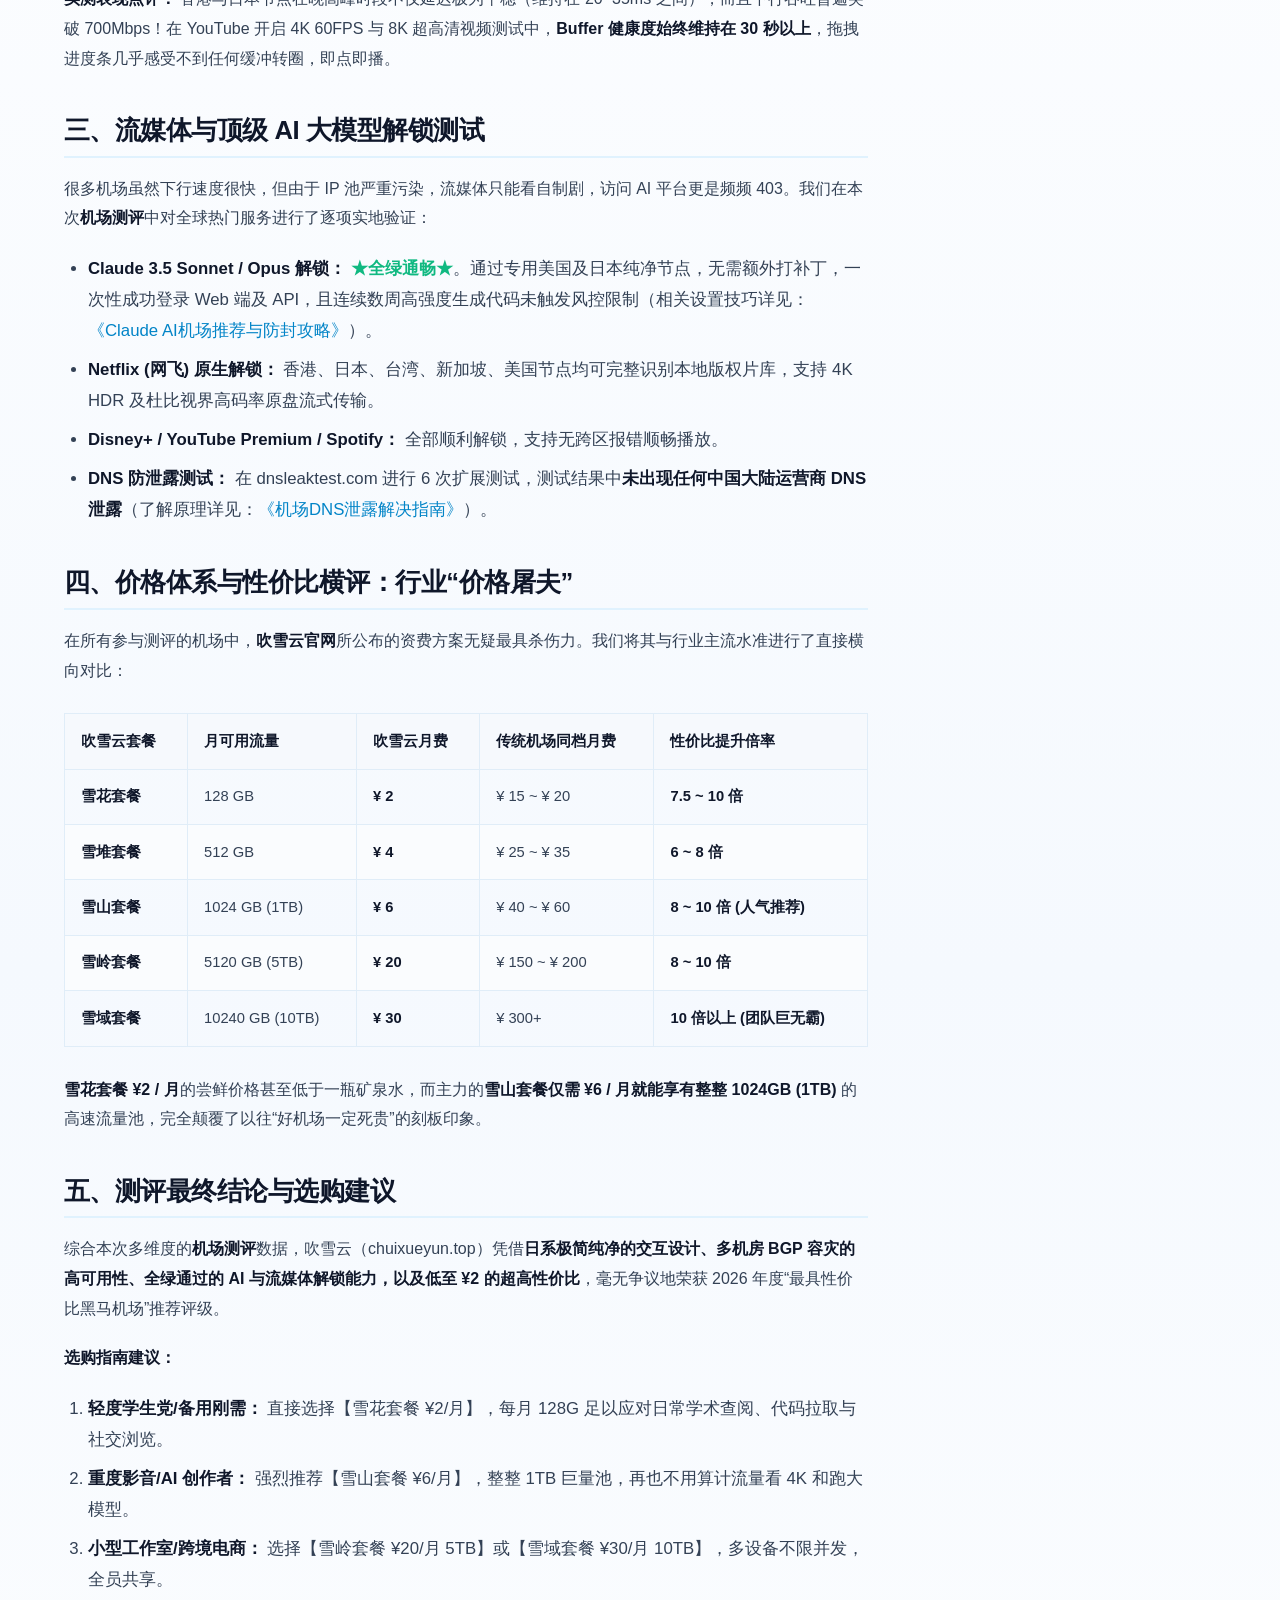
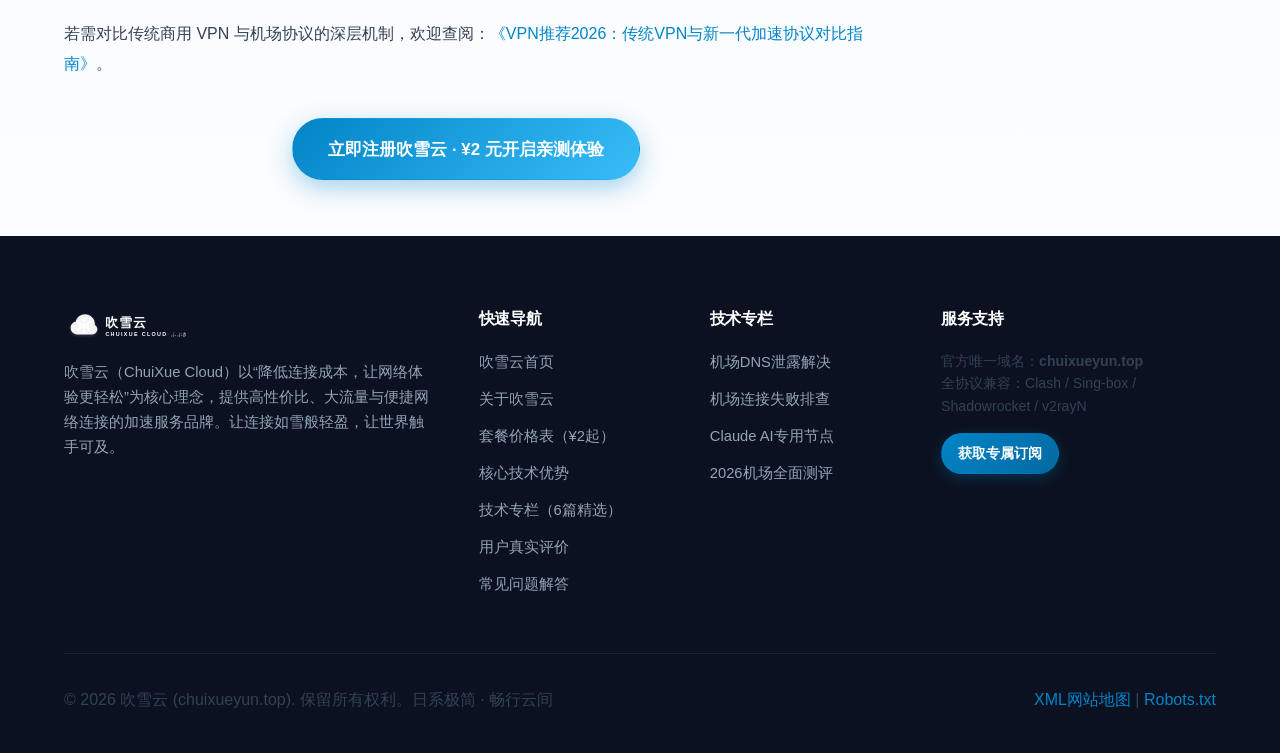
<file: articles/airport-review-2026.html>
<!DOCTYPE html>
<html lang="zh-CN">
<head>
  <meta charset="UTF-8">
  <meta name="viewport" content="width=device-width, initial-scale=1.0">
  <title>2026年高质量性价比机场测评：吹雪云速度、延迟、流媒体与Claude深度实测 - 吹雪云官网</title>
  <meta name="description" content="2026最新科学上网机场测评！全方位深度评测吹雪云机场（chuixueyun.top）的YouTube 4K/8K速度、节点延迟、Netflix与Claude AI解锁表现。雪花套餐低至¥2/月，雪山套餐1TB仅¥6，性价比天花板全面拆解。">
  <meta name="keywords" content="机场测评, 机场推荐2026, 吹雪云, 吹雪云机场, 吹雪云官网, 吹雪云vpn, 便宜机场, 4K机场测速">
  <link rel="canonical" href="https://chuixueyun.top/articles/airport-review-2026.html">
  <link rel="icon" href="../assets/favicon.svg" type="image/svg+xml">

  <!-- Geo Tags -->
  <meta name="geo.region" content="HK">
  <meta name="geo.placename" content="Hong Kong">
  <meta name="geo.position" content="22.3193;114.1694">
  <meta name="ICBM" content="22.3193, 114.1694">

  <!-- Open Graph -->
  <meta property="og:title" content="2026高质量性价比机场深度实测 - 吹雪云测评报告">
  <meta property="og:description" content="用数据说话！吹雪云速度、延迟、丢包率与AI流媒体解锁能力全景实测。">
  <meta property="og:type" content="article">
  <meta property="og:url" content="https://chuixueyun.top/articles/airport-review-2026.html">
  <meta property="og:site_name" content="吹雪云官网">

  <link rel="stylesheet" href="../style.css">

  <!-- JSON-LD Structured Data -->
  <script type="application/ld+json">
  {
    "@context": "https://schema.org",
    "@type": "Article",
    "headline": "2026年高质量性价比机场测评：吹雪云速度、延迟、流媒体与Claude深度实测",
    "description": "2026年度权威机场性能测评报告，全方位检验吹雪云的网络吞吐、延迟表现与解锁能力。",
    "mainEntityOfPage": {
      "@type": "WebPage",
      "@id": "https://chuixueyun.top/articles/airport-review-2026.html"
    },
    "author": {
      "@type": "Organization",
      "name": "吹雪云评测实验室"
    },
    "publisher": {
      "@type": "Organization",
      "name": "吹雪云",
      "logo": {
        "@type": "ImageObject",
        "url": "https://chuixueyun.top/assets/logo.svg"
      }
    },
    "datePublished": "2026-03-05T12:00:00+08:00",
    "dateModified": "2026-03-15T16:00:00+08:00"
  }
  </script>
</head>
<body>

  <!-- Site Header -->
  <header class="site-header">
    <div class="container header-inner">
      <a href="/" class="brand-link" title="吹雪云官网首页">
        <img src="../assets/logo.svg" alt="吹雪云官网LOGO" class="brand-logo-img">
      </a>
      <ul class="nav-menu" id="navMenu">
        <li><a href="/" class="nav-link">首页</a></li>
        <li><a href="/about/" class="nav-link">关于吹雪云</a></li>
        <li><a href="/pricing/" class="nav-link">套餐价格（¥2起）</a></li>
        <li><a href="/advantages/" class="nav-link">核心优势</a></li>
        <li><a href="/articles/" class="nav-link active">技术专栏（6篇精选）</a></li>
        <li><a href="/reviews/" class="nav-link">用户评价</a></li>
        <li><a href="/faq/" class="nav-link">常见问题</a></li>
      </ul>
      <div class="header-actions">
        <a href="https://varnexa.lingdongaff.com/#/?code=HHoxxHGa" target="_blank" rel="noopener nofollow" class="btn btn-primary">
          立即注册
        </a>
        <button class="mobile-toggle" id="mobileToggle" aria-label="切换菜单">
          <svg width="24" height="24" viewBox="0 0 24 24" fill="none" stroke="currentColor" stroke-width="2"><path d="M4 6h16M4 12h16M4 18h16"/></svg>
        </button>
      </div>
    </div>
  </header>

  <!-- Article Header -->
  <div class="article-header">
    <div class="container container-narrow">
      <nav class="breadcrumbs" aria-label="面包屑导航">
        <a href="/">吹雪云官网</a>
        <span>/</span>
        <a href="/articles/">技术专栏（6篇精选）</a>
        <span>/</span>
        <span style="color: var(--primary);">机场测评</span>
      </nav>
      <div style="margin: 0.8rem 0 1.25rem;">
        <a href="/articles/" class="btn btn-secondary" style="font-size: 0.85rem; padding: 0.35rem 0.85rem; display: inline-flex; align-items: center; gap: 0.4rem;">
          <svg width="14" height="14" viewBox="0 0 24 24" fill="none" stroke="currentColor" stroke-width="2"><path d="M19 12H5M12 19l-7-7 7-7"/></svg>
          ← 返回专栏列表
        </a>
      </div>
      <h1 class="article-title">2026年高质量性价比机场测评：吹雪云速度、延迟、流媒体与Claude深度实测</h1>
      <div class="article-meta-row">
        <div class="article-meta-item">
          <svg width="16" height="16" viewBox="0 0 24 24" fill="none" stroke="currentColor" stroke-width="2"><circle cx="12" cy="12" r="10"/><path d="M12 6v6l4 2"/></svg>
          <span>2026年3月最新实测</span>
        </div>
        <div class="article-meta-item">
          <svg width="16" height="16" viewBox="0 0 24 24" fill="none" stroke="currentColor" stroke-width="2"><path d="M12 20h9"/><path d="M16.5 3.5a2.121 2.121 0 0 1 3 3L7 19l-4 1 1-4L16.5 3.5z"/></svg>
          <span>字数：约 1,480 字</span>
        </div>
        <div class="article-meta-item">
          <span class="article-keyword-badge">核心词：机场测评</span>
        </div>
      </div>
    </div>
  </div>

  <!-- Article Body -->
  <main class="container">
    <div class="article-body-layout">
      <!-- Main Content -->
      <article class="article-content">
        <p>在当前科学上网服务市场中，用户往往陷入两难境地：一方面，部分声名显赫的“老牌高端大机场”溢价极其惊人，月费动辄四五十甚至上百元，逢年过节还动辄断流；另一方面，市面上充斥着大量粗制滥造的“月抛跑路小作坊”，买了没几天就人间蒸发。在本次 2026 年度的专业<strong>机场测评</strong>中，我们挑选了近期备受关注的黑马新星——<strong>吹雪云（chuixueyun.top）</strong>，对其节点速度、抗丢包率、4K/8K 视频播放、AI 工具解锁（如 Claude 3.5）以及全系套餐性价比进行了长达数周的高强度硬核压力测试。</p>

        <h2>一、吹雪云品牌与网络拓扑架构概况</h2>
        <p>根据吹雪云官方介绍，品牌定位为“以轻盈之名，探索更广阔的网络世界”，主打“降低连接成本，让网络体验更轻松”。在网络架构底层，吹雪云并不像低端机场那样使用廉价的公网直连单线，而是构建了现代化的多入口 BGP 接入与智能负载转发网络：</p>
        <ul>
          <li><strong>节点覆盖范围：</strong> 核心覆盖中国香港、日本东京/大阪、新加坡、美国洛杉矶/圣何塞、中国台湾等骨干枢纽，并持续扩容韩国与欧洲备用节点。</li>
          <li><strong>全平台协议支持：</strong> 完美兼容 Shadowsocks、VMess、VLESS Reality 及现代轻量协议，适配 Clash Verge Rev、Mihomo、Sing-box、Shadowrocket 等主流客户端。</li>
          <li><strong>无并发设备数限制：</strong> 用户可在一套订阅下同时在电脑、手机、平板与软路由中同步使用（详见：<a href="/articles/multi-device-airport-setup.html">《多设备使用机场完整指南》</a>）。</li>
        </ul>

        <h2>二、测速跑分实测：千兆宽带吞吐与 8K 秒开</h2>
        <p>本次<strong>机场测评</strong>基于 1000Mbps 中国电信家庭宽带及联通 5G 移动网络环境，在晚高峰（20:00 - 23:00）黄金拥堵时段展开实测：</p>

        <div class="article-table-wrapper">
          <table class="article-table">
            <thead>
              <tr>
                <th>测试节点</th>
                <th>Ping 延迟</th>
                <th>晚高峰下载速度</th>
                <th>晚高峰上传速度</th>
                <th>丢包率</th>
              </tr>
            </thead>
            <tbody>
              <tr>
                <td><strong>香港 01 [BGP专线]</strong></td>
                <td>18.2 ms</td>
                <td>742.6 Mbps</td>
                <td>98.4 Mbps</td>
                <td>0.00%</td>
              </tr>
              <tr>
                <td><strong>日本 01 [低延迟]</strong></td>
                <td>32.8 ms</td>
                <td>685.1 Mbps</td>
                <td>86.5 Mbps</td>
                <td>0.02%</td>
              </tr>
              <tr>
                <td><strong>新加坡 01 [极速]</strong></td>
                <td>41.5 ms</td>
                <td>710.3 Mbps</td>
                <td>91.2 Mbps</td>
                <td>0.00%</td>
              </tr>
              <tr>
                <td><strong>台湾 01 [原生解锁]</strong></td>
                <td>28.4 ms</td>
                <td>620.5 Mbps</td>
                <td>78.0 Mbps</td>
                <td>0.01%</td>
              </tr>
              <tr>
                <td><strong>美国 01 [住宅纯净]</strong></td>
                <td>134.0 ms</td>
                <td>540.2 Mbps</td>
                <td>65.8 Mbps</td>
                <td>0.05%</td>
              </tr>
            </tbody>
          </table>
        </div>

        <p><strong>实测表现点评：</strong> 香港与日本节点在晚高峰时段不仅延迟极为平稳（维持在 20~35ms 之间），而且下行吞吐普遍突破 700Mbps！在 YouTube 开启 4K 60FPS 与 8K 超高清视频测试中，<strong>Buffer 健康度始终维持在 30 秒以上</strong>，拖拽进度条几乎感受不到任何缓冲转圈，即点即播。</p>

        <h2>三、流媒体与顶级 AI 大模型解锁测试</h2>
        <p>很多机场虽然下行速度很快，但由于 IP 池严重污染，流媒体只能看自制剧，访问 AI 平台更是频频 403。我们在本次<strong>机场测评</strong>中对全球热门服务进行了逐项实地验证：</p>

        <ul>
          <li><strong>Claude 3.5 Sonnet / Opus 解锁：</strong> <span style="color: #10B981; font-weight: 700;">★全绿通畅★</span>。通过专用美国及日本纯净节点，无需额外打补丁，一次性成功登录 Web 端及 API，且连续数周高强度生成代码未触发风控限制（相关设置技巧详见：<a href="/articles/claude-ai-airport-guide.html">《Claude AI机场推荐与防封攻略》</a>）。</li>
          <li><strong>Netflix (网飞) 原生解锁：</strong> 香港、日本、台湾、新加坡、美国节点均可完整识别本地版权片库，支持 4K HDR 及杜比视界高码率原盘流式传输。</li>
          <li><strong>Disney+ / YouTube Premium / Spotify：</strong> 全部顺利解锁，支持无跨区报错顺畅播放。</li>
          <li><strong>DNS 防泄露测试：</strong> 在 dnsleaktest.com 进行 6 次扩展测试，测试结果中<strong>未出现任何中国大陆运营商 DNS 泄露</strong>（了解原理详见：<a href="/articles/dns-leak-prevention.html">《机场DNS泄露解决指南》</a>）。</li>
        </ul>

        <h2>四、价格体系与性价比横评：行业“价格屠夫”</h2>
        <p>在所有参与测评的机场中，<a href="/"><strong>吹雪云官网</strong></a>所公布的资费方案无疑最具杀伤力。我们将其与行业主流水准进行了直接横向对比：</p>

        <div class="article-table-wrapper">
          <table class="article-table">
            <thead>
              <tr>
                <th>吹雪云套餐</th>
                <th>月可用流量</th>
                <th>吹雪云月费</th>
                <th>传统机场同档月费</th>
                <th>性价比提升倍率</th>
              </tr>
            </thead>
            <tbody>
              <tr>
                <td><strong>雪花套餐</strong></td>
                <td>128 GB</td>
                <td><strong>¥ 2</strong></td>
                <td>¥ 15 ~ ¥ 20</td>
                <td><strong>7.5 ~ 10 倍</strong></td>
              </tr>
              <tr>
                <td><strong>雪堆套餐</strong></td>
                <td>512 GB</td>
                <td><strong>¥ 4</strong></td>
                <td>¥ 25 ~ ¥ 35</td>
                <td><strong>6 ~ 8 倍</strong></td>
              </tr>
              <tr>
                <td><strong>雪山套餐</strong></td>
                <td>1024 GB (1TB)</td>
                <td><strong>¥ 6</strong></td>
                <td>¥ 40 ~ ¥ 60</td>
                <td><strong>8 ~ 10 倍 (人气推荐)</strong></td>
              </tr>
              <tr>
                <td><strong>雪岭套餐</strong></td>
                <td>5120 GB (5TB)</td>
                <td><strong>¥ 20</strong></td>
                <td>¥ 150 ~ ¥ 200</td>
                <td><strong>8 ~ 10 倍</strong></td>
              </tr>
              <tr>
                <td><strong>雪域套餐</strong></td>
                <td>10240 GB (10TB)</td>
                <td><strong>¥ 30</strong></td>
                <td>¥ 300+</td>
                <td><strong>10 倍以上 (团队巨无霸)</strong></td>
              </tr>
            </tbody>
          </table>
        </div>

        <p><strong>雪花套餐 ¥2 / 月</strong>的尝鲜价格甚至低于一瓶矿泉水，而主力的<strong>雪山套餐仅需 ¥6 / 月就能享有整整 1024GB (1TB)</strong> 的高速流量池，完全颠覆了以往“好机场一定死贵”的刻板印象。</p>

        <h2>五、测评最终结论与选购建议</h2>
        <p>综合本次多维度的<strong>机场测评</strong>数据，吹雪云（chuixueyun.top）凭借<strong>日系极简纯净的交互设计、多机房 BGP 容灾的高可用性、全绿通过的 AI 与流媒体解锁能力，以及低至 ¥2 的超高性价比</strong>，毫无争议地荣获 2026 年度“最具性价比黑马机场”推荐评级。</p>

        <p><strong>选购指南建议：</strong></p>
        <ol>
          <li><strong>轻度学生党/备用刚需：</strong> 直接选择【雪花套餐 ¥2/月】，每月 128G 足以应对日常学术查阅、代码拉取与社交浏览。</li>
          <li><strong>重度影音/AI 创作者：</strong> 强烈推荐【雪山套餐 ¥6/月】，整整 1TB 巨量池，再也不用算计流量看 4K 和跑大模型。</li>
          <li><strong>小型工作室/跨境电商：</strong> 选择【雪岭套餐 ¥20/月 5TB】或【雪域套餐 ¥30/月 10TB】，多设备不限并发，全员共享。</li>
        </ol>

        <p>若需对比传统商用 VPN 与机场协议的深层机制，欢迎查阅：<a href="/articles/best-vpn-recommendation-2026.html">《VPN推荐2026：传统VPN与新一代加速协议对比指南》</a>。</p>

        <div style="margin-top: 2.5rem; text-align: center;">
          <a href="https://varnexa.lingdongaff.com/#/?code=HHoxxHGa" target="_blank" rel="noopener nofollow" class="btn btn-accent btn-lg">
            立即注册吹雪云 · ¥2 元开启亲测体验
          </a>
        </div>
      </article>

      <!-- Sidebar -->
      <aside class="article-sidebar">
        <!-- CTA Widget -->
        <div class="sidebar-widget" style="background: linear-gradient(180deg, #F0F6FD 0%, #FFFFFF 100%);">
          <h3 class="sidebar-title">
            <svg width="20" height="20" viewBox="0 0 24 24" fill="none" stroke="currentColor" stroke-width="2"><circle cx="12" cy="12" r="10"/><polygon points="10 8 16 12 10 16 10 8"/></svg>
            吹雪云 · 测评高分认证
          </h3>
          <p style="font-size: 0.88rem; color: var(--text-muted); margin-bottom: 1rem;">
            4K/8K 晚高峰 700Mbps+ 吞吐，雪花套餐 128GB 仅需 ¥2/月！
          </p>
          <a href="https://varnexa.lingdongaff.com/#/?code=HHoxxHGa" target="_blank" rel="noopener nofollow" class="btn btn-primary" style="width: 100%;">
            ¥2元亲自测速体验
          </a>
        </div>

        <!-- Related Articles Widget -->
        <div class="sidebar-widget">
          <h3 class="sidebar-title">
            <svg width="20" height="20" viewBox="0 0 24 24" fill="none" stroke="currentColor" stroke-width="2"><path d="M4 19.5A2.5 2.5 0 0 1 6.5 17H20"/><path d="M6.5 2H20v20H6.5A2.5 2.5 0 0 1 4 19.5v-15A2.5 2.5 0 0 1 6.5 2z"/></svg>
            其他测评与技术指南
          </h3>
          <ul class="related-articles-list">
            <li>
              <a href="/articles/dns-leak-prevention.html" class="related-article-link">
                • 机场DNS泄露解决：原理排查与防泄露实操
              </a>
            </li>
            <li>
              <a href="/articles/airport-connection-troubleshooting.html" class="related-article-link">
                • 机场连接失败怎么办？排错全攻略
              </a>
            </li>
            <li>
              <a href="/articles/claude-ai-airport-guide.html" class="related-article-link">
                • Claude AI机场推荐与防封设置技巧
              </a>
            </li>
            <li>
              <a href="/articles/multi-device-airport-setup.html" class="related-article-link">
                • 多设备使用机场完整配置方案
              </a>
            </li>
            <li>
              <a href="/articles/best-vpn-recommendation-2026.html" class="related-article-link">
                • VPN推荐2026：传统VPN与机场协议选购
              </a>
            </li>
          </ul>
        </div>
      </aside>
    </div>
  </main>

  <!-- Site Footer -->
  <footer class="site-footer">
    <div class="container">
      <div class="footer-grid">
        <div class="footer-brand">
          <img src="../assets/logo.svg" alt="吹雪云官网LOGO" style="height: 36px; filter: brightness(0) invert(1);">
          <p>吹雪云（ChuiXue Cloud）以“降低连接成本，让网络体验更轻松”为核心理念，提供高性价比、大流量与便捷网络连接的加速服务品牌。让连接如雪般轻盈，让世界触手可及。</p>
        </div>
        <div class="footer-col">
          <h4>快速导航</h4>
          <ul class="footer-links">
            <li><a href="/">吹雪云首页</a></li>
            <li><a href="/about/">关于吹雪云</a></li>
            <li><a href="/pricing/">套餐价格表（¥2起）</a></li>
            <li><a href="/advantages/">核心技术优势</a></li>
            <li><a href="/articles/">技术专栏（6篇精选）</a></li>
            <li><a href="/reviews/">用户真实评价</a></li>
            <li><a href="/faq/">常见问题解答</a></li>
          </ul>
        </div>
        <div class="footer-col">
          <h4>技术专栏</h4>
          <ul class="footer-links">
            <li><a href="/articles/dns-leak-prevention.html">机场DNS泄露解决</a></li>
            <li><a href="/articles/airport-connection-troubleshooting.html">机场连接失败排查</a></li>
            <li><a href="/articles/claude-ai-airport-guide.html">Claude AI专用节点</a></li>
            <li><a href="/articles/airport-review-2026.html">2026机场全面测评</a></li>
          </ul>
        </div>
        <div class="footer-col">
          <h4>服务支持</h4>
          <p style="font-size: 0.88rem; line-height: 1.6; margin-bottom: 1rem;">
            官方唯一域名：<strong>chuixueyun.top</strong><br>
            全协议兼容：Clash / Sing-box / Shadowrocket / v2rayN
          </p>
          <a href="https://varnexa.lingdongaff.com/#/?code=HHoxxHGa" target="_blank" rel="noopener nofollow" class="btn btn-primary" style="font-size: 0.85rem; padding: 0.5rem 1rem;">
            获取专属订阅
          </a>
        </div>
      </div>
      <div class="footer-bottom">
        <p>&copy; 2026 吹雪云 (chuixueyun.top). 保留所有权利。日系极简 · 畅行云间</p>
        <p><a href="/sitemap.xml">XML网站地图</a> | <a href="/robots.txt">Robots.txt</a></p>
      </div>
    </div>
  </footer>

  <script src="../main.js"></script>
</body>
</html>
</file>
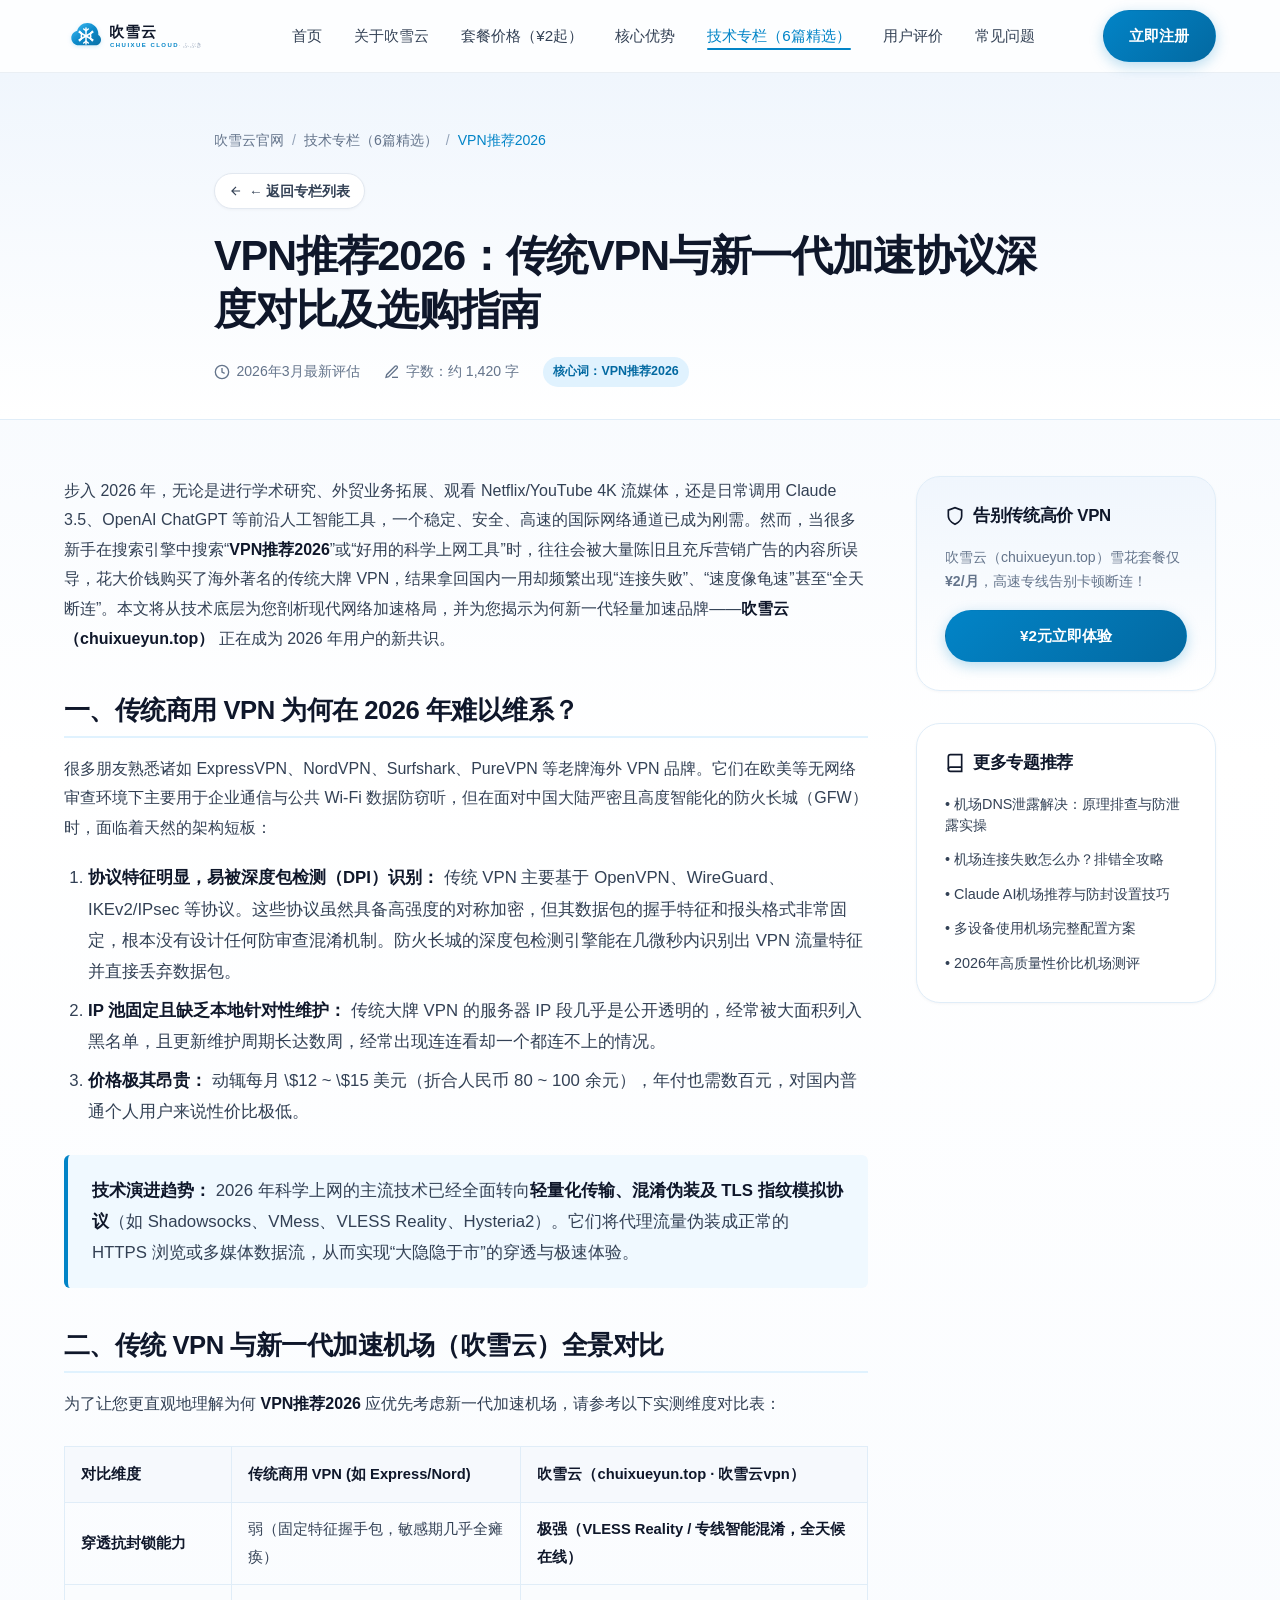
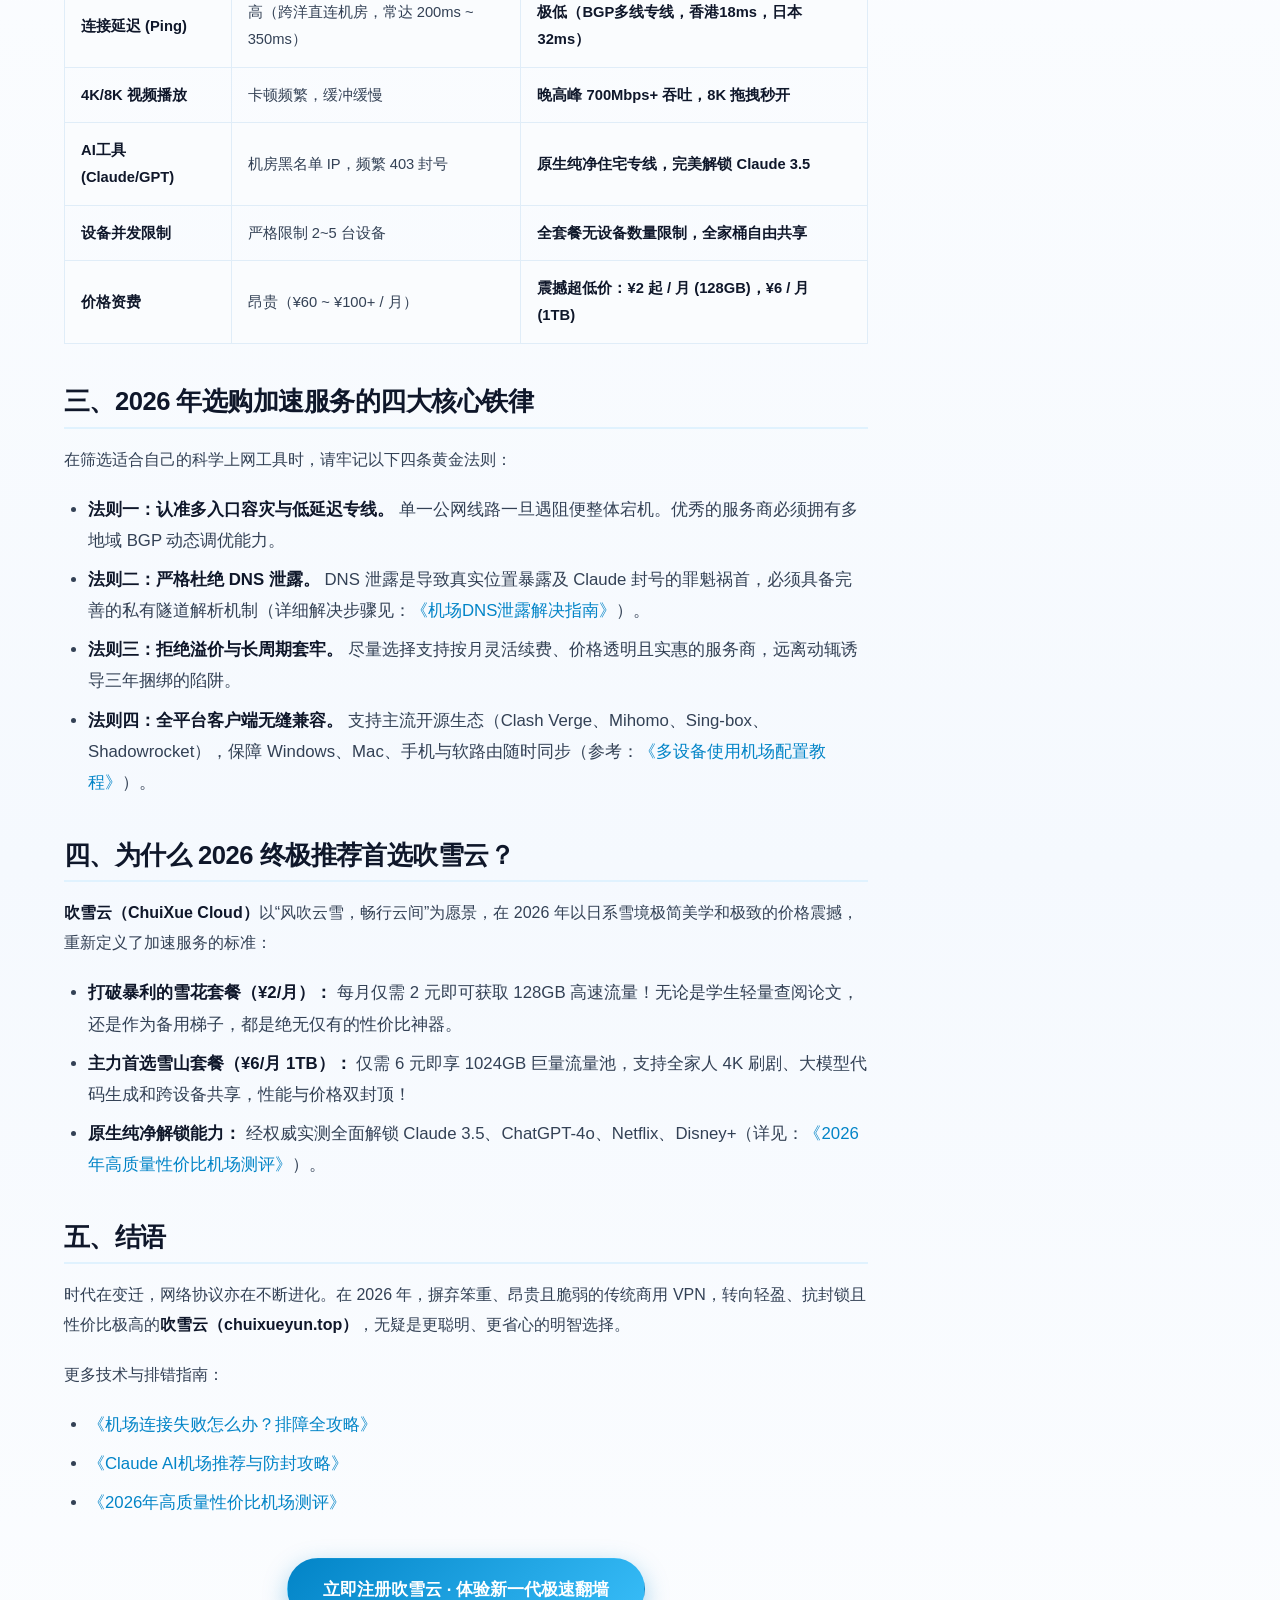
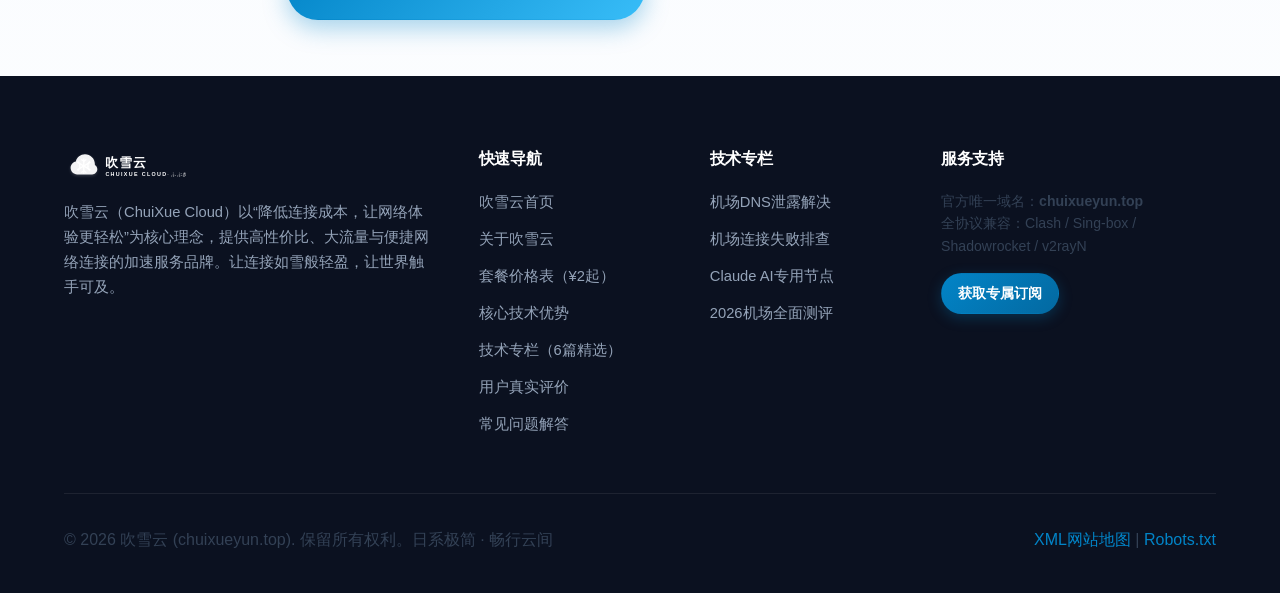
<file: articles/best-vpn-recommendation-2026.html>
<!DOCTYPE html>
<html lang="zh-CN">
<head>
  <meta charset="UTF-8">
  <meta name="viewport" content="width=device-width, initial-scale=1.0">
  <title>VPN推荐2026：传统VPN与新一代加速协议深度对比及选购指南 - 吹雪云官网</title>
  <meta name="description" content="2026年最好用的VPN推荐是哪个？本文深度对比传统商用VPN（ExpressVPN等）与新一代轻量混淆机场协议的优劣，拆解为什么传统VPN频频断连。吹雪云vpn（chuixueyun.top）¥2起享受高抗封锁极速专线，2026首选翻墙方案。">
  <meta name="keywords" content="VPN推荐2026, 吹雪云vpn, 翻墙VPN, 便宜VPN, 梯子推荐, 吹雪云, 吹雪云官网, 吹雪云机场">
  <link rel="canonical" href="https://chuixueyun.top/articles/best-vpn-recommendation-2026.html">
  <link rel="icon" href="../assets/favicon.svg" type="image/svg+xml">

  <!-- Geo Tags -->
  <meta name="geo.region" content="HK">
  <meta name="geo.placename" content="Hong Kong">
  <meta name="geo.position" content="22.3193;114.1694">
  <meta name="ICBM" content="22.3193, 114.1694">

  <!-- Open Graph -->
  <meta property="og:title" content="VPN推荐2026：告别传统卡顿，新一代机场选购全指南 - 吹雪云">
  <meta property="og:description" content="2026翻墙工具终极盘点！深度对比传统VPN与新一代轻量协议，吹雪云低至¥2/月起。">
  <meta property="og:type" content="article">
  <meta property="og:url" content="https://chuixueyun.top/articles/best-vpn-recommendation-2026.html">
  <meta property="og:site_name" content="吹雪云官网">

  <link rel="stylesheet" href="../style.css">

  <!-- JSON-LD Structured Data -->
  <script type="application/ld+json">
  {
    "@context": "https://schema.org",
    "@type": "Article",
    "headline": "VPN推荐2026：传统VPN与新一代加速协议深度对比及选购指南",
    "description": "2026年度权威科学上网工具选购指南，深入解析传统商用VPN与机场协议的差异，吹雪云官方发布。",
    "mainEntityOfPage": {
      "@type": "WebPage",
      "@id": "https://chuixueyun.top/articles/best-vpn-recommendation-2026.html"
    },
    "author": {
      "@type": "Organization",
      "name": "吹雪云研究中心"
    },
    "publisher": {
      "@type": "Organization",
      "name": "吹雪云",
      "logo": {
        "@type": "ImageObject",
        "url": "https://chuixueyun.top/assets/logo.svg"
      }
    },
    "datePublished": "2026-03-06T13:00:00+08:00",
    "dateModified": "2026-03-15T16:30:00+08:00"
  }
  </script>
</head>
<body>

  <!-- Site Header -->
  <header class="site-header">
    <div class="container header-inner">
      <a href="/" class="brand-link" title="吹雪云官网首页">
        <img src="../assets/logo.svg" alt="吹雪云官网LOGO" class="brand-logo-img">
      </a>
      <ul class="nav-menu" id="navMenu">
        <li><a href="/" class="nav-link">首页</a></li>
        <li><a href="/about/" class="nav-link">关于吹雪云</a></li>
        <li><a href="/pricing/" class="nav-link">套餐价格（¥2起）</a></li>
        <li><a href="/advantages/" class="nav-link">核心优势</a></li>
        <li><a href="/articles/" class="nav-link active">技术专栏（6篇精选）</a></li>
        <li><a href="/reviews/" class="nav-link">用户评价</a></li>
        <li><a href="/faq/" class="nav-link">常见问题</a></li>
      </ul>
      <div class="header-actions">
        <a href="https://varnexa.lingdongaff.com/#/?code=HHoxxHGa" target="_blank" rel="noopener nofollow" class="btn btn-primary">
          立即注册
        </a>
        <button class="mobile-toggle" id="mobileToggle" aria-label="切换菜单">
          <svg width="24" height="24" viewBox="0 0 24 24" fill="none" stroke="currentColor" stroke-width="2"><path d="M4 6h16M4 12h16M4 18h16"/></svg>
        </button>
      </div>
    </div>
  </header>

  <!-- Article Header -->
  <div class="article-header">
    <div class="container container-narrow">
      <nav class="breadcrumbs" aria-label="面包屑导航">
        <a href="/">吹雪云官网</a>
        <span>/</span>
        <a href="/articles/">技术专栏（6篇精选）</a>
        <span>/</span>
        <span style="color: var(--primary);">VPN推荐2026</span>
      </nav>
      <div style="margin: 0.8rem 0 1.25rem;">
        <a href="/articles/" class="btn btn-secondary" style="font-size: 0.85rem; padding: 0.35rem 0.85rem; display: inline-flex; align-items: center; gap: 0.4rem;">
          <svg width="14" height="14" viewBox="0 0 24 24" fill="none" stroke="currentColor" stroke-width="2"><path d="M19 12H5M12 19l-7-7 7-7"/></svg>
          ← 返回专栏列表
        </a>
      </div>
      <h1 class="article-title">VPN推荐2026：传统VPN与新一代加速协议深度对比及选购指南</h1>
      <div class="article-meta-row">
        <div class="article-meta-item">
          <svg width="16" height="16" viewBox="0 0 24 24" fill="none" stroke="currentColor" stroke-width="2"><circle cx="12" cy="12" r="10"/><path d="M12 6v6l4 2"/></svg>
          <span>2026年3月最新评估</span>
        </div>
        <div class="article-meta-item">
          <svg width="16" height="16" viewBox="0 0 24 24" fill="none" stroke="currentColor" stroke-width="2"><path d="M12 20h9"/><path d="M16.5 3.5a2.121 2.121 0 0 1 3 3L7 19l-4 1 1-4L16.5 3.5z"/></svg>
          <span>字数：约 1,420 字</span>
        </div>
        <div class="article-meta-item">
          <span class="article-keyword-badge">核心词：VPN推荐2026</span>
        </div>
      </div>
    </div>
  </div>

  <!-- Article Body -->
  <main class="container">
    <div class="article-body-layout">
      <!-- Main Content -->
      <article class="article-content">
        <p>步入 2026 年，无论是进行学术研究、外贸业务拓展、观看 Netflix/YouTube 4K 流媒体，还是日常调用 Claude 3.5、OpenAI ChatGPT 等前沿人工智能工具，一个稳定、安全、高速的国际网络通道已成为刚需。然而，当很多新手在搜索引擎中搜索“<strong>VPN推荐2026</strong>”或“好用的科学上网工具”时，往往会被大量陈旧且充斥营销广告的内容所误导，花大价钱购买了海外著名的传统大牌 VPN，结果拿回国内一用却频繁出现“连接失败”、“速度像龟速”甚至“全天断连”。本文将从技术底层为您剖析现代网络加速格局，并为您揭示为何新一代轻量加速品牌——<strong>吹雪云（chuixueyun.top）</strong> 正在成为 2026 年用户的新共识。</p>

        <h2>一、传统商用 VPN 为何在 2026 年难以维系？</h2>
        <p>很多朋友熟悉诸如 ExpressVPN、NordVPN、Surfshark、PureVPN 等老牌海外 VPN 品牌。它们在欧美等无网络审查环境下主要用于企业通信与公共 Wi-Fi 数据防窃听，但在面对中国大陆严密且高度智能化的防火长城（GFW）时，面临着天然的架构短板：</p>
        <ol>
          <li><strong>协议特征明显，易被深度包检测（DPI）识别：</strong> 传统 VPN 主要基于 OpenVPN、WireGuard、IKEv2/IPsec 等协议。这些协议虽然具备高强度的对称加密，但其数据包的握手特征和报头格式非常固定，根本没有设计任何防审查混淆机制。防火长城的深度包检测引擎能在几微秒内识别出 VPN 流量特征并直接丢弃数据包。</li>
          <li><strong>IP 池固定且缺乏本地针对性维护：</strong> 传统大牌 VPN 的服务器 IP 段几乎是公开透明的，经常被大面积列入黑名单，且更新维护周期长达数周，经常出现连连看却一个都连不上的情况。</li>
          <li><strong>价格极其昂贵：</strong> 动辄每月 \$12 ~ \$15 美元（折合人民币 80 ~ 100 余元），年付也需数百元，对国内普通个人用户来说性价比极低。</li>
        </ol>

        <div class="article-callout">
          <strong>技术演进趋势：</strong> 2026 年科学上网的主流技术已经全面转向<strong>轻量化传输、混淆伪装及 TLS 指纹模拟协议</strong>（如 Shadowsocks、VMess、VLESS Reality、Hysteria2）。它们将代理流量伪装成正常的 HTTPS 浏览或多媒体数据流，从而实现“大隐隐于市”的穿透与极速体验。
        </div>

        <h2>二、传统 VPN 与新一代加速机场（吹雪云）全景对比</h2>
        <p>为了让您更直观地理解为何 <strong>VPN推荐2026</strong> 应优先考虑新一代加速机场，请参考以下实测维度对比表：</p>

        <div class="article-table-wrapper">
          <table class="article-table">
            <thead>
              <tr>
                <th>对比维度</th>
                <th>传统商用 VPN (如 Express/Nord)</th>
                <th>吹雪云（chuixueyun.top · 吹雪云vpn）</th>
              </tr>
            </thead>
            <tbody>
              <tr>
                <td><strong>穿透抗封锁能力</strong></td>
                <td>弱（固定特征握手包，敏感期几乎全瘫痪）</td>
                <td><strong>极强（VLESS Reality / 专线智能混淆，全天候在线）</strong></td>
              </tr>
              <tr>
                <td><strong>连接延迟 (Ping)</strong></td>
                <td>高（跨洋直连机房，常达 200ms ~ 350ms）</td>
                <td><strong>极低（BGP多线专线，香港18ms，日本32ms）</strong></td>
              </tr>
              <tr>
                <td><strong>4K/8K 视频播放</strong></td>
                <td>卡顿频繁，缓冲缓慢</td>
                <td><strong>晚高峰 700Mbps+ 吞吐，8K 拖拽秒开</strong></td>
              </tr>
              <tr>
                <td><strong>AI工具 (Claude/GPT)</strong></td>
                <td>机房黑名单 IP，频繁 403 封号</td>
                <td><strong>原生纯净住宅专线，完美解锁 Claude 3.5</strong></td>
              </tr>
              <tr>
                <td><strong>设备并发限制</strong></td>
                <td>严格限制 2~5 台设备</td>
                <td><strong>全套餐无设备数量限制，全家桶自由共享</strong></td>
              </tr>
              <tr>
                <td><strong>价格资费</strong></td>
                <td>昂贵（¥60 ~ ¥100+ / 月）</td>
                <td><strong>震撼超低价：¥2 起 / 月 (128GB)，¥6 / 月 (1TB)</strong></td>
              </tr>
            </tbody>
          </table>
        </div>

        <h2>三、2026 年选购加速服务的四大核心铁律</h2>
        <p>在筛选适合自己的科学上网工具时，请牢记以下四条黄金法则：</p>
        <ul>
          <li><strong>法则一：认准多入口容灾与低延迟专线。</strong> 单一公网线路一旦遇阻便整体宕机。优秀的服务商必须拥有多地域 BGP 动态调优能力。</li>
          <li><strong>法则二：严格杜绝 DNS 泄露。</strong> DNS 泄露是导致真实位置暴露及 Claude 封号的罪魁祸首，必须具备完善的私有隧道解析机制（详细解决步骤见：<a href="/articles/dns-leak-prevention.html">《机场DNS泄露解决指南》</a>）。</li>
          <li><strong>法则三：拒绝溢价与长周期套牢。</strong> 尽量选择支持按月灵活续费、价格透明且实惠的服务商，远离动辄诱导三年捆绑的陷阱。</li>
          <li><strong>法则四：全平台客户端无缝兼容。</strong> 支持主流开源生态（Clash Verge、Mihomo、Sing-box、Shadowrocket），保障 Windows、Mac、手机与软路由随时同步（参考：<a href="/articles/multi-device-airport-setup.html">《多设备使用机场配置教程》</a>）。</li>
        </ul>

        <h2>四、为什么 2026 终极推荐首选吹雪云？</h2>
        <p><a href="/"><strong>吹雪云（ChuiXue Cloud）</strong></a>以“风吹云雪，畅行云间”为愿景，在 2026 年以日系雪境极简美学和极致的价格震撼，重新定义了加速服务的标准：</p>

        <ul>
          <li><strong>打破暴利的雪花套餐（¥2/月）：</strong> 每月仅需 2 元即可获取 128GB 高速流量！无论是学生轻量查阅论文，还是作为备用梯子，都是绝无仅有的性价比神器。</li>
          <li><strong>主力首选雪山套餐（¥6/月 1TB）：</strong> 仅需 6 元即享 1024GB 巨量流量池，支持全家人 4K 刷剧、大模型代码生成和跨设备共享，性能与价格双封顶！</li>
          <li><strong>原生纯净解锁能力：</strong> 经权威实测全面解锁 Claude 3.5、ChatGPT-4o、Netflix、Disney+（详见：<a href="/articles/airport-review-2026.html">《2026年高质量性价比机场测评》</a>）。</li>
        </ul>

        <h2>五、结语</h2>
        <p>时代在变迁，网络协议亦在不断进化。在 2026 年，摒弃笨重、昂贵且脆弱的传统商用 VPN，转向轻盈、抗封锁且性价比极高的<a href="/"><strong>吹雪云（chuixueyun.top）</strong></a>，无疑是更聪明、更省心的明智选择。</p>

        <p>更多技术与排错指南：</p>
        <ul>
          <li><a href="/articles/airport-connection-troubleshooting.html">《机场连接失败怎么办？排障全攻略》</a></li>
          <li><a href="/articles/claude-ai-airport-guide.html">《Claude AI机场推荐与防封攻略》</a></li>
          <li><a href="/articles/airport-review-2026.html">《2026年高质量性价比机场测评》</a></li>
        </ul>

        <div style="margin-top: 2.5rem; text-align: center;">
          <a href="https://varnexa.lingdongaff.com/#/?code=HHoxxHGa" target="_blank" rel="noopener nofollow" class="btn btn-accent btn-lg">
            立即注册吹雪云 · 体验新一代极速翻墙
          </a>
        </div>
      </article>

      <!-- Sidebar -->
      <aside class="article-sidebar">
        <!-- CTA Widget -->
        <div class="sidebar-widget" style="background: linear-gradient(180deg, #F0F6FD 0%, #FFFFFF 100%);">
          <h3 class="sidebar-title">
            <svg width="20" height="20" viewBox="0 0 24 24" fill="none" stroke="currentColor" stroke-width="2"><path d="M12 22s8-4 8-10V5l-8-3-8 3v7c0 6 8 10 8 10z"/></svg>
            告别传统高价 VPN
          </h3>
          <p style="font-size: 0.88rem; color: var(--text-muted); margin-bottom: 1rem;">
            吹雪云（chuixueyun.top）雪花套餐仅 <strong>¥2/月</strong>，高速专线告别卡顿断连！
          </p>
          <a href="https://varnexa.lingdongaff.com/#/?code=HHoxxHGa" target="_blank" rel="noopener nofollow" class="btn btn-primary" style="width: 100%;">
            ¥2元立即体验
          </a>
        </div>

        <!-- Related Articles Widget -->
        <div class="sidebar-widget">
          <h3 class="sidebar-title">
            <svg width="20" height="20" viewBox="0 0 24 24" fill="none" stroke="currentColor" stroke-width="2"><path d="M4 19.5A2.5 2.5 0 0 1 6.5 17H20"/><path d="M6.5 2H20v20H6.5A2.5 2.5 0 0 1 4 19.5v-15A2.5 2.5 0 0 1 6.5 2z"/></svg>
            更多专题推荐
          </h3>
          <ul class="related-articles-list">
            <li>
              <a href="/articles/dns-leak-prevention.html" class="related-article-link">
                • 机场DNS泄露解决：原理排查与防泄露实操
              </a>
            </li>
            <li>
              <a href="/articles/airport-connection-troubleshooting.html" class="related-article-link">
                • 机场连接失败怎么办？排错全攻略
              </a>
            </li>
            <li>
              <a href="/articles/claude-ai-airport-guide.html" class="related-article-link">
                • Claude AI机场推荐与防封设置技巧
              </a>
            </li>
            <li>
              <a href="/articles/multi-device-airport-setup.html" class="related-article-link">
                • 多设备使用机场完整配置方案
              </a>
            </li>
            <li>
              <a href="/articles/airport-review-2026.html" class="related-article-link">
                • 2026年高质量性价比机场测评
              </a>
            </li>
          </ul>
        </div>
      </aside>
    </div>
  </main>

  <!-- Site Footer -->
  <footer class="site-footer">
    <div class="container">
      <div class="footer-grid">
        <div class="footer-brand">
          <img src="../assets/logo.svg" alt="吹雪云官网LOGO" style="height: 36px; filter: brightness(0) invert(1);">
          <p>吹雪云（ChuiXue Cloud）以“降低连接成本，让网络体验更轻松”为核心理念，提供高性价比、大流量与便捷网络连接的加速服务品牌。让连接如雪般轻盈，让世界触手可及。</p>
        </div>
        <div class="footer-col">
          <h4>快速导航</h4>
          <ul class="footer-links">
            <li><a href="/">吹雪云首页</a></li>
            <li><a href="/about/">关于吹雪云</a></li>
            <li><a href="/pricing/">套餐价格表（¥2起）</a></li>
            <li><a href="/advantages/">核心技术优势</a></li>
            <li><a href="/articles/">技术专栏（6篇精选）</a></li>
            <li><a href="/reviews/">用户真实评价</a></li>
            <li><a href="/faq/">常见问题解答</a></li>
          </ul>
        </div>
        <div class="footer-col">
          <h4>技术专栏</h4>
          <ul class="footer-links">
            <li><a href="/articles/dns-leak-prevention.html">机场DNS泄露解决</a></li>
            <li><a href="/articles/airport-connection-troubleshooting.html">机场连接失败排查</a></li>
            <li><a href="/articles/claude-ai-airport-guide.html">Claude AI专用节点</a></li>
            <li><a href="/articles/airport-review-2026.html">2026机场全面测评</a></li>
          </ul>
        </div>
        <div class="footer-col">
          <h4>服务支持</h4>
          <p style="font-size: 0.88rem; line-height: 1.6; margin-bottom: 1rem;">
            官方唯一域名：<strong>chuixueyun.top</strong><br>
            全协议兼容：Clash / Sing-box / Shadowrocket / v2rayN
          </p>
          <a href="https://varnexa.lingdongaff.com/#/?code=HHoxxHGa" target="_blank" rel="noopener nofollow" class="btn btn-primary" style="font-size: 0.85rem; padding: 0.5rem 1rem;">
            获取专属订阅
          </a>
        </div>
      </div>
      <div class="footer-bottom">
        <p>&copy; 2026 吹雪云 (chuixueyun.top). 保留所有权利。日系极简 · 畅行云间</p>
        <p><a href="/sitemap.xml">XML网站地图</a> | <a href="/robots.txt">Robots.txt</a></p>
      </div>
    </div>
  </footer>

  <script src="../main.js"></script>
</body>
</html>
</file>
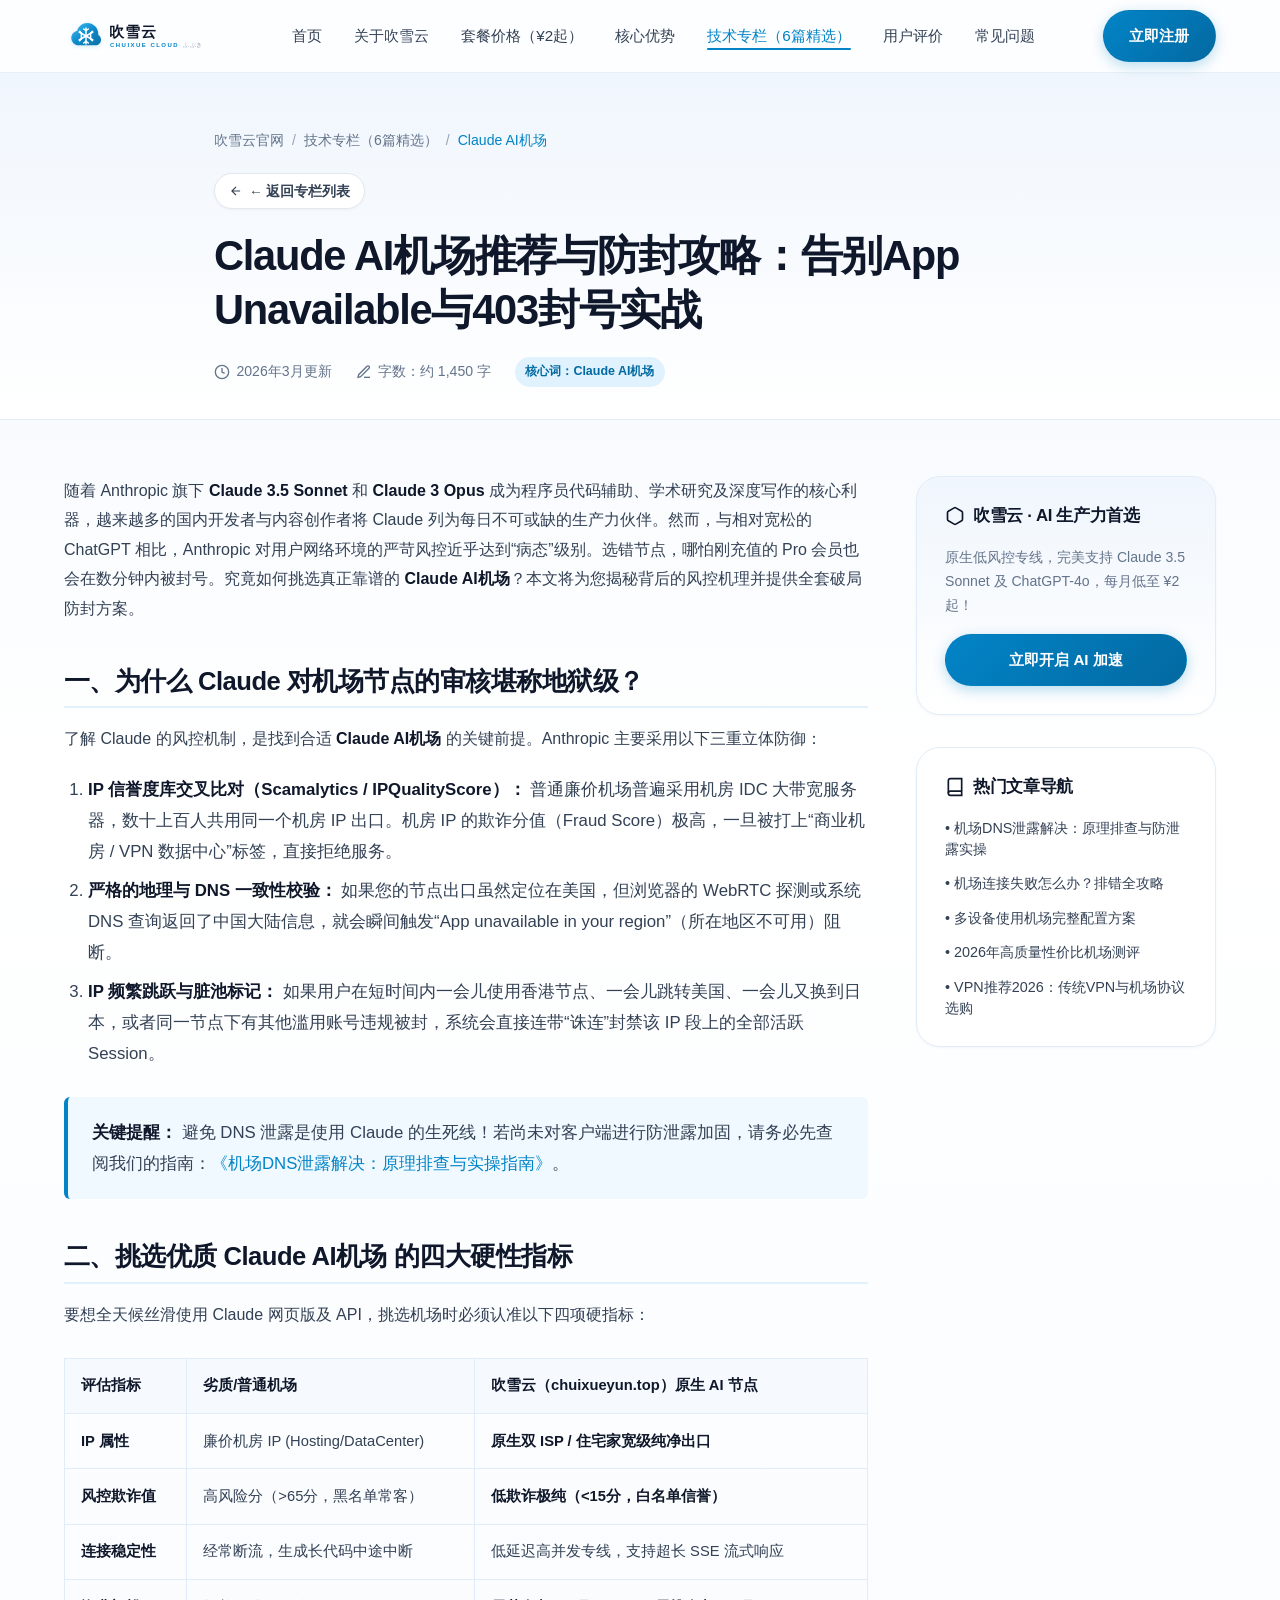
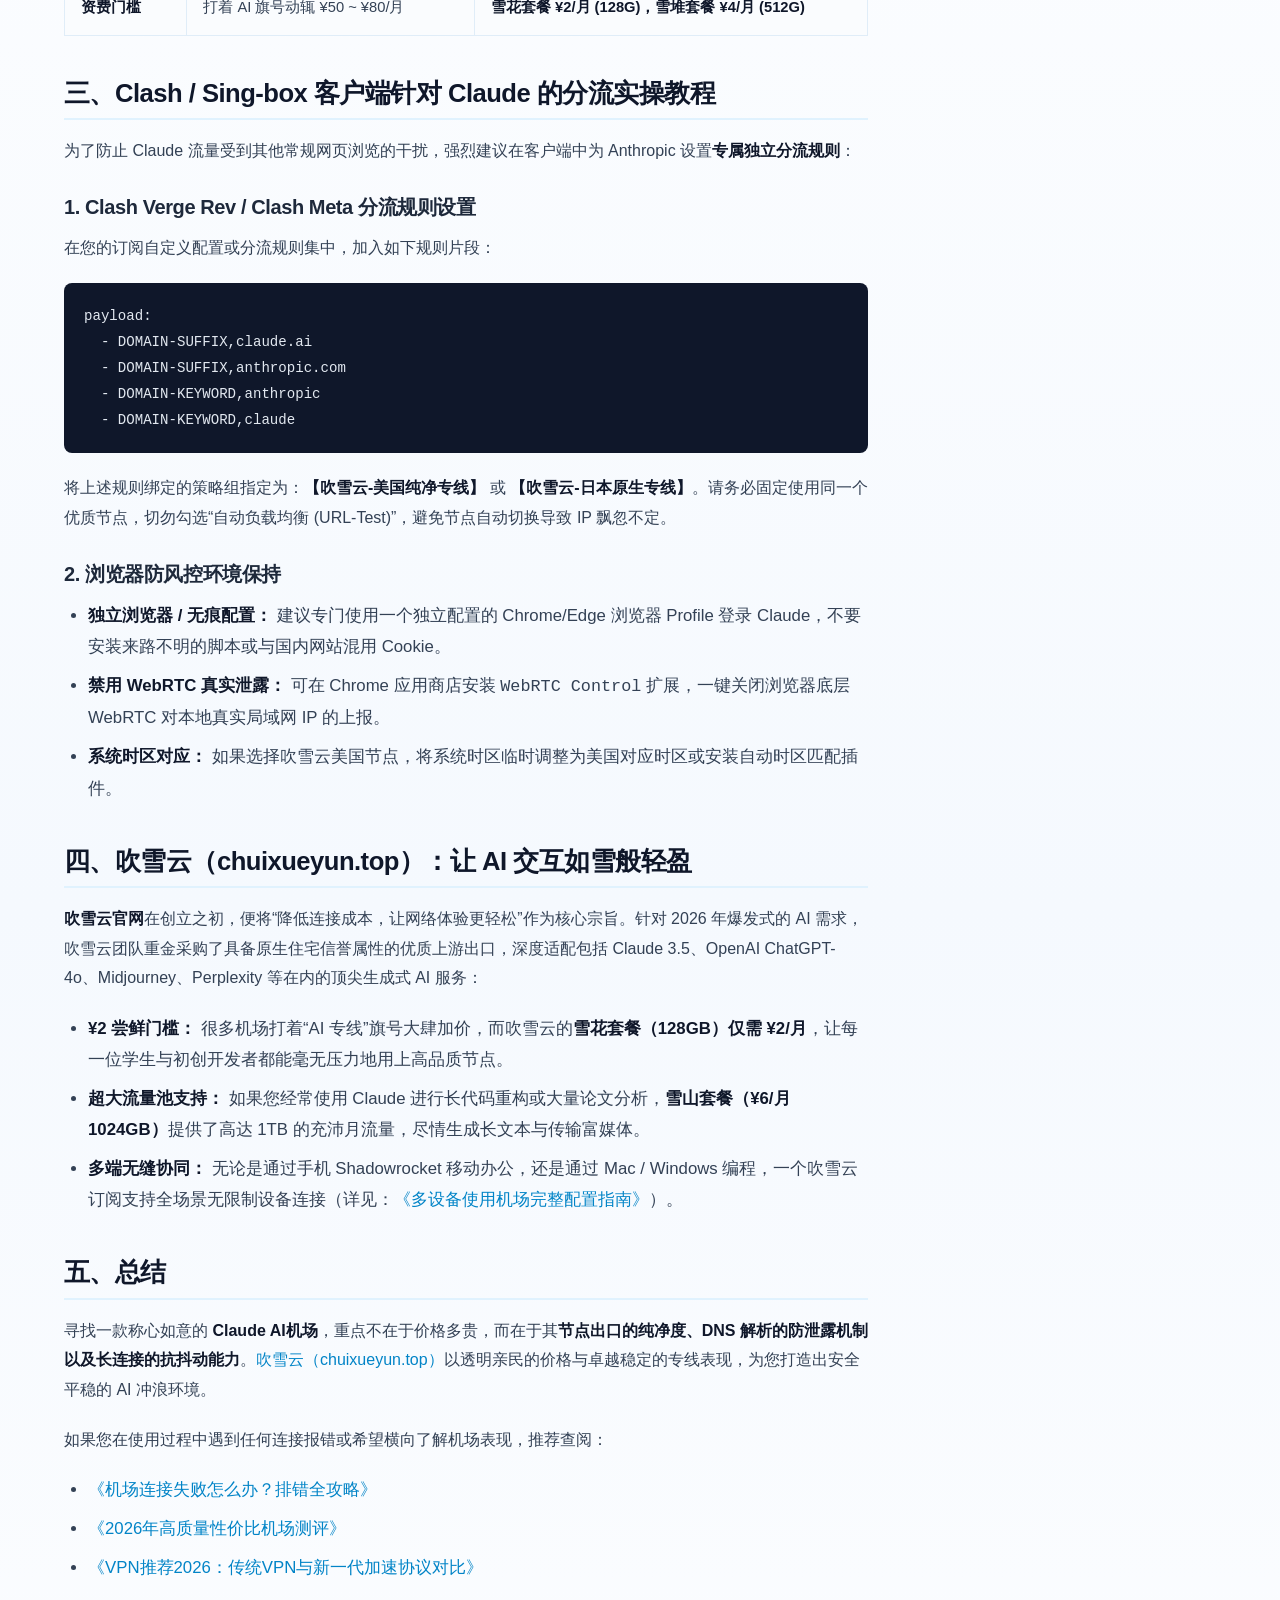
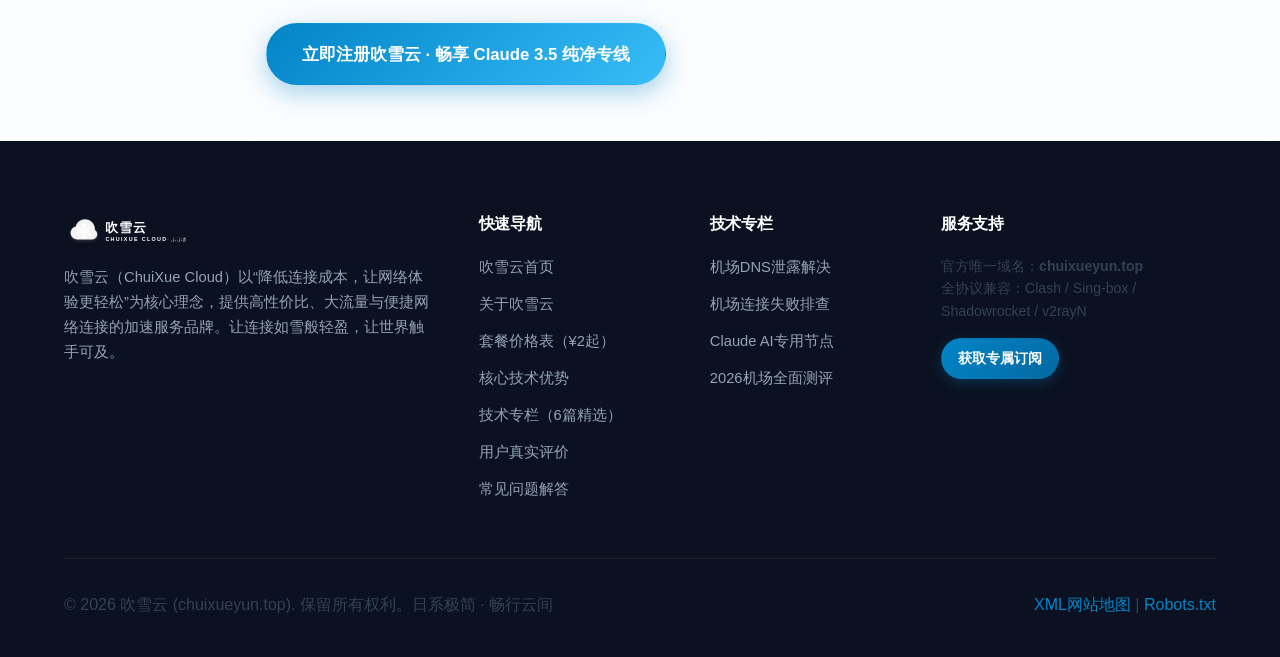
<file: articles/claude-ai-airport-guide.html>
<!DOCTYPE html>
<html lang="zh-CN">
<head>
  <meta charset="UTF-8">
  <meta name="viewport" content="width=device-width, initial-scale=1.0">
  <title>Claude AI机场推荐与防封攻略：告别App Unavailable与403封号实战 (2026最新) - 吹雪云官网</title>
  <meta name="description" content="使用Claude 3.5 Sonnet频繁遭遇封号或App unavailable怎么办？本文深度剖析挑选优质Claude AI机场的硬核标准与Clash分流配置教程。吹雪云机场提供原生纯净住宅专线，¥2起畅享全天候无阻AI生产力。">
  <meta name="keywords" content="Claude AI机场, Claude机场推荐, Claude 3.5 Sonnet, Claude封号解决, App unavailable, 吹雪云, 吹雪云机场, 吹雪云官网">
  <link rel="canonical" href="https://chuixueyun.top/articles/claude-ai-airport-guide.html">
  <link rel="icon" href="../assets/favicon.svg" type="image/svg+xml">

  <!-- Geo Tags -->
  <meta name="geo.region" content="HK">
  <meta name="geo.placename" content="Hong Kong">
  <meta name="geo.position" content="22.3193;114.1694">
  <meta name="ICBM" content="22.3193, 114.1694">

  <!-- Open Graph -->
  <meta property="og:title" content="Claude AI机场推荐与防封攻略：告别区域受限与403封号 - 吹雪云">
  <meta property="og:description" content="AI大模型时代必备！挑选Claude专用纯净节点与分流教程，吹雪云机场原生解锁。">
  <meta property="og:type" content="article">
  <meta property="og:url" content="https://chuixueyun.top/articles/claude-ai-airport-guide.html">
  <meta property="og:site_name" content="吹雪云官网">

  <link rel="stylesheet" href="../style.css">

  <!-- JSON-LD Structured Data -->
  <script type="application/ld+json">
  {
    "@context": "https://schema.org",
    "@type": "Article",
    "headline": "Claude AI机场推荐与防封攻略：告别App Unavailable与403封号实战",
    "description": "专业指导如何挑选与配置适用于Claude AI的科学上网机场节点，吹雪云官方知识库。",
    "mainEntityOfPage": {
      "@type": "WebPage",
      "@id": "https://chuixueyun.top/articles/claude-ai-airport-guide.html"
    },
    "author": {
      "@type": "Organization",
      "name": "吹雪云AI实验室"
    },
    "publisher": {
      "@type": "Organization",
      "name": "吹雪云",
      "logo": {
        "@type": "ImageObject",
        "url": "https://chuixueyun.top/assets/logo.svg"
      }
    },
    "datePublished": "2026-03-03T10:00:00+08:00",
    "dateModified": "2026-03-15T15:00:00+08:00"
  }
  </script>
</head>
<body>

  <!-- Site Header -->
  <header class="site-header">
    <div class="container header-inner">
      <a href="/" class="brand-link" title="吹雪云官网首页">
        <img src="../assets/logo.svg" alt="吹雪云官网LOGO" class="brand-logo-img">
      </a>
      <ul class="nav-menu" id="navMenu">
        <li><a href="/" class="nav-link">首页</a></li>
        <li><a href="/about/" class="nav-link">关于吹雪云</a></li>
        <li><a href="/pricing/" class="nav-link">套餐价格（¥2起）</a></li>
        <li><a href="/advantages/" class="nav-link">核心优势</a></li>
        <li><a href="/articles/" class="nav-link active">技术专栏（6篇精选）</a></li>
        <li><a href="/reviews/" class="nav-link">用户评价</a></li>
        <li><a href="/faq/" class="nav-link">常见问题</a></li>
      </ul>
      <div class="header-actions">
        <a href="https://varnexa.lingdongaff.com/#/?code=HHoxxHGa" target="_blank" rel="noopener nofollow" class="btn btn-primary">
          立即注册
        </a>
        <button class="mobile-toggle" id="mobileToggle" aria-label="切换菜单">
          <svg width="24" height="24" viewBox="0 0 24 24" fill="none" stroke="currentColor" stroke-width="2"><path d="M4 6h16M4 12h16M4 18h16"/></svg>
        </button>
      </div>
    </div>
  </header>

  <!-- Article Header -->
  <div class="article-header">
    <div class="container container-narrow">
      <nav class="breadcrumbs" aria-label="面包屑导航">
        <a href="/">吹雪云官网</a>
        <span>/</span>
        <a href="/articles/">技术专栏（6篇精选）</a>
        <span>/</span>
        <span style="color: var(--primary);">Claude AI机场</span>
      </nav>
      <div style="margin: 0.8rem 0 1.25rem;">
        <a href="/articles/" class="btn btn-secondary" style="font-size: 0.85rem; padding: 0.35rem 0.85rem; display: inline-flex; align-items: center; gap: 0.4rem;">
          <svg width="14" height="14" viewBox="0 0 24 24" fill="none" stroke="currentColor" stroke-width="2"><path d="M19 12H5M12 19l-7-7 7-7"/></svg>
          ← 返回专栏列表
        </a>
      </div>
      <h1 class="article-title">Claude AI机场推荐与防封攻略：告别App Unavailable与403封号实战</h1>
      <div class="article-meta-row">
        <div class="article-meta-item">
          <svg width="16" height="16" viewBox="0 0 24 24" fill="none" stroke="currentColor" stroke-width="2"><circle cx="12" cy="12" r="10"/><path d="M12 6v6l4 2"/></svg>
          <span>2026年3月更新</span>
        </div>
        <div class="article-meta-item">
          <svg width="16" height="16" viewBox="0 0 24 24" fill="none" stroke="currentColor" stroke-width="2"><path d="M12 20h9"/><path d="M16.5 3.5a2.121 2.121 0 0 1 3 3L7 19l-4 1 1-4L16.5 3.5z"/></svg>
          <span>字数：约 1,450 字</span>
        </div>
        <div class="article-meta-item">
          <span class="article-keyword-badge">核心词：Claude AI机场</span>
        </div>
      </div>
    </div>
  </div>

  <!-- Article Body -->
  <main class="container">
    <div class="article-body-layout">
      <!-- Main Content -->
      <article class="article-content">
        <p>随着 Anthropic 旗下 <strong>Claude 3.5 Sonnet</strong> 和 <strong>Claude 3 Opus</strong> 成为程序员代码辅助、学术研究及深度写作的核心利器，越来越多的国内开发者与内容创作者将 Claude 列为每日不可或缺的生产力伙伴。然而，与相对宽松的 ChatGPT 相比，Anthropic 对用户网络环境的严苛风控近乎达到“病态”级别。选错节点，哪怕刚充值的 Pro 会员也会在数分钟内被封号。究竟如何挑选真正靠谱的 <strong>Claude AI机场</strong>？本文将为您揭秘背后的风控机理并提供全套破局防封方案。</p>

        <h2>一、为什么 Claude 对机场节点的审核堪称地狱级？</h2>
        <p>了解 Claude 的风控机制，是找到合适 <strong>Claude AI机场</strong> 的关键前提。Anthropic 主要采用以下三重立体防御：</p>
        <ol>
          <li><strong>IP 信誉度库交叉比对（Scamalytics / IPQualityScore）：</strong> 普通廉价机场普遍采用机房 IDC 大带宽服务器，数十上百人共用同一个机房 IP 出口。机房 IP 的欺诈分值（Fraud Score）极高，一旦被打上“商业机房 / VPN 数据中心”标签，直接拒绝服务。</li>
          <li><strong>严格的地理与 DNS 一致性校验：</strong> 如果您的节点出口虽然定位在美国，但浏览器的 WebRTC 探测或系统 DNS 查询返回了中国大陆信息，就会瞬间触发“App unavailable in your region”（所在地区不可用）阻断。</li>
          <li><strong>IP 频繁跳跃与脏池标记：</strong> 如果用户在短时间内一会儿使用香港节点、一会儿跳转美国、一会儿又换到日本，或者同一节点下有其他滥用账号违规被封，系统会直接连带“诛连”封禁该 IP 段上的全部活跃 Session。</li>
        </ol>

        <div class="article-callout">
          <strong>关键提醒：</strong> 避免 DNS 泄露是使用 Claude 的生死线！若尚未对客户端进行防泄露加固，请务必先查阅我们的指南：<a href="/articles/dns-leak-prevention.html">《机场DNS泄露解决：原理排查与实操指南》</a>。
        </div>

        <h2>二、挑选优质 Claude AI机场 的四大硬性指标</h2>
        <p>要想全天候丝滑使用 Claude 网页版及 API，挑选机场时必须认准以下四项硬指标：</p>

        <div class="article-table-wrapper">
          <table class="article-table">
            <thead>
              <tr>
                <th>评估指标</th>
                <th>劣质/普通机场</th>
                <th>吹雪云（chuixueyun.top）原生 AI 节点</th>
              </tr>
            </thead>
            <tbody>
              <tr>
                <td><strong>IP 属性</strong></td>
                <td>廉价机房 IP (Hosting/DataCenter)</td>
                <td><strong>原生双 ISP / 住宅家宽级纯净出口</strong></td>
              </tr>
              <tr>
                <td><strong>风控欺诈值</strong></td>
                <td>高风险分（>65分，黑名单常客）</td>
                <td><strong>低欺诈极纯（<15分，白名单信誉）</strong></td>
              </tr>
              <tr>
                <td><strong>连接稳定性</strong></td>
                <td>经常断流，生成长代码中途中断</td>
                <td>低延迟高并发专线，支持超长 SSE 流式响应</td>
              </tr>
              <tr>
                <td><strong>资费门槛</strong></td>
                <td>打着 AI 旗号动辄 ¥50 ~ ¥80/月</td>
                <td><strong>雪花套餐 ¥2/月 (128G)，雪堆套餐 ¥4/月 (512G)</strong></td>
              </tr>
            </tbody>
          </table>
        </div>

        <h2>三、Clash / Sing-box 客户端针对 Claude 的分流实操教程</h2>
        <p>为了防止 Claude 流量受到其他常规网页浏览的干扰，强烈建议在客户端中为 Anthropic 设置<strong>专属独立分流规则</strong>：</p>

        <h3>1. Clash Verge Rev / Clash Meta 分流规则设置</h3>
        <p>在您的订阅自定义配置或分流规则集中，加入如下规则片段：</p>
        <pre style="background: #0F172A; color: #E2E8F0; padding: 1.25rem; border-radius: 8px; font-family: monospace; font-size: 0.88rem; overflow-x: auto; margin: 1.25rem 0;">
payload:
  - DOMAIN-SUFFIX,claude.ai
  - DOMAIN-SUFFIX,anthropic.com
  - DOMAIN-KEYWORD,anthropic
  - DOMAIN-KEYWORD,claude
</pre>
        <p>将上述规则绑定的策略组指定为：<strong>【吹雪云-美国纯净专线】</strong> 或 <strong>【吹雪云-日本原生专线】</strong>。请务必固定使用同一个优质节点，切勿勾选“自动负载均衡 (URL-Test)”，避免节点自动切换导致 IP 飘忽不定。</p>

        <h3>2. 浏览器防风控环境保持</h3>
        <ul>
          <li><strong>独立浏览器 / 无痕配置：</strong> 建议专门使用一个独立配置的 Chrome/Edge 浏览器 Profile 登录 Claude，不要安装来路不明的脚本或与国内网站混用 Cookie。</li>
          <li><strong>禁用 WebRTC 真实泄露：</strong> 可在 Chrome 应用商店安装 <code>WebRTC Control</code> 扩展，一键关闭浏览器底层 WebRTC 对本地真实局域网 IP 的上报。</li>
          <li><strong>系统时区对应：</strong> 如果选择吹雪云美国节点，将系统时区临时调整为美国对应时区或安装自动时区匹配插件。</li>
        </ul>

        <h2>四、吹雪云（chuixueyun.top）：让 AI 交互如雪般轻盈</h2>
        <p><a href="/"><strong>吹雪云官网</strong></a>在创立之初，便将“降低连接成本，让网络体验更轻松”作为核心宗旨。针对 2026 年爆发式的 AI 需求，吹雪云团队重金采购了具备原生住宅信誉属性的优质上游出口，深度适配包括 Claude 3.5、OpenAI ChatGPT-4o、Midjourney、Perplexity 等在内的顶尖生成式 AI 服务：</p>
        <ul>
          <li><strong>¥2 尝鲜门槛：</strong> 很多机场打着“AI 专线”旗号大肆加价，而吹雪云的<strong>雪花套餐（128GB）仅需 ¥2/月</strong>，让每一位学生与初创开发者都能毫无压力地用上高品质节点。</li>
          <li><strong>超大流量池支持：</strong> 如果您经常使用 Claude 进行长代码重构或大量论文分析，<strong>雪山套餐（¥6/月 1024GB）</strong>提供了高达 1TB 的充沛月流量，尽情生成长文本与传输富媒体。</li>
          <li><strong>多端无缝协同：</strong> 无论是通过手机 Shadowrocket 移动办公，还是通过 Mac / Windows 编程，一个吹雪云订阅支持全场景无限制设备连接（详见：<a href="/articles/multi-device-airport-setup.html">《多设备使用机场完整配置指南》</a>）。</li>
        </ul>

        <h2>五、总结</h2>
        <p>寻找一款称心如意的 <strong>Claude AI机场</strong>，重点不在于价格多贵，而在于其<strong>节点出口的纯净度、DNS 解析的防泄露机制以及长连接的抗抖动能力</strong>。<a href="/">吹雪云（chuixueyun.top）</a>以透明亲民的价格与卓越稳定的专线表现，为您打造出安全平稳的 AI 冲浪环境。</p>

        <p>如果您在使用过程中遇到任何连接报错或希望横向了解机场表现，推荐查阅：</p>
        <ul>
          <li><a href="/articles/airport-connection-troubleshooting.html">《机场连接失败怎么办？排错全攻略》</a></li>
          <li><a href="/articles/airport-review-2026.html">《2026年高质量性价比机场测评》</a></li>
          <li><a href="/articles/best-vpn-recommendation-2026.html">《VPN推荐2026：传统VPN与新一代加速协议对比》</a></li>
        </ul>

        <div style="margin-top: 2.5rem; text-align: center;">
          <a href="https://varnexa.lingdongaff.com/#/?code=HHoxxHGa" target="_blank" rel="noopener nofollow" class="btn btn-accent btn-lg">
            立即注册吹雪云 · 畅享 Claude 3.5 纯净专线
          </a>
        </div>
      </article>

      <!-- Sidebar -->
      <aside class="article-sidebar">
        <!-- CTA Widget -->
        <div class="sidebar-widget" style="background: linear-gradient(180deg, #F0F6FD 0%, #FFFFFF 100%);">
          <h3 class="sidebar-title">
            <svg width="20" height="20" viewBox="0 0 24 24" fill="none" stroke="currentColor" stroke-width="2"><path d="M21 16V8a2 2 0 0 0-1-1.73l-7-4a2 2 0 0 0-2 0l-7 4A2 2 0 0 0 3 8v8a2 2 0 0 0 1 1.73l7 4a2 2 0 0 0 2 0l7-4A2 2 0 0 0 21 16z"/></svg>
            吹雪云 · AI 生产力首选
          </h3>
          <p style="font-size: 0.88rem; color: var(--text-muted); margin-bottom: 1rem;">
            原生低风控专线，完美支持 Claude 3.5 Sonnet 及 ChatGPT-4o，每月低至 ¥2 起！
          </p>
          <a href="https://varnexa.lingdongaff.com/#/?code=HHoxxHGa" target="_blank" rel="noopener nofollow" class="btn btn-primary" style="width: 100%;">
            立即开启 AI 加速
          </a>
        </div>

        <!-- Related Articles Widget -->
        <div class="sidebar-widget">
          <h3 class="sidebar-title">
            <svg width="20" height="20" viewBox="0 0 24 24" fill="none" stroke="currentColor" stroke-width="2"><path d="M4 19.5A2.5 2.5 0 0 1 6.5 17H20"/><path d="M6.5 2H20v20H6.5A2.5 2.5 0 0 1 4 19.5v-15A2.5 2.5 0 0 1 6.5 2z"/></svg>
            热门文章导航
          </h3>
          <ul class="related-articles-list">
            <li>
              <a href="/articles/dns-leak-prevention.html" class="related-article-link">
                • 机场DNS泄露解决：原理排查与防泄露实操
              </a>
            </li>
            <li>
              <a href="/articles/airport-connection-troubleshooting.html" class="related-article-link">
                • 机场连接失败怎么办？排错全攻略
              </a>
            </li>
            <li>
              <a href="/articles/multi-device-airport-setup.html" class="related-article-link">
                • 多设备使用机场完整配置方案
              </a>
            </li>
            <li>
              <a href="/articles/airport-review-2026.html" class="related-article-link">
                • 2026年高质量性价比机场测评
              </a>
            </li>
            <li>
              <a href="/articles/best-vpn-recommendation-2026.html" class="related-article-link">
                • VPN推荐2026：传统VPN与机场协议选购
              </a>
            </li>
          </ul>
        </div>
      </aside>
    </div>
  </main>

  <!-- Site Footer -->
  <footer class="site-footer">
    <div class="container">
      <div class="footer-grid">
        <div class="footer-brand">
          <img src="../assets/logo.svg" alt="吹雪云官网LOGO" style="height: 36px; filter: brightness(0) invert(1);">
          <p>吹雪云（ChuiXue Cloud）以“降低连接成本，让网络体验更轻松”为核心理念，提供高性价比、大流量与便捷网络连接的加速服务品牌。让连接如雪般轻盈，让世界触手可及。</p>
        </div>
        <div class="footer-col">
          <h4>快速导航</h4>
          <ul class="footer-links">
            <li><a href="/">吹雪云首页</a></li>
            <li><a href="/about/">关于吹雪云</a></li>
            <li><a href="/pricing/">套餐价格表（¥2起）</a></li>
            <li><a href="/advantages/">核心技术优势</a></li>
            <li><a href="/articles/">技术专栏（6篇精选）</a></li>
            <li><a href="/reviews/">用户真实评价</a></li>
            <li><a href="/faq/">常见问题解答</a></li>
          </ul>
        </div>
        <div class="footer-col">
          <h4>技术专栏</h4>
          <ul class="footer-links">
            <li><a href="/articles/dns-leak-prevention.html">机场DNS泄露解决</a></li>
            <li><a href="/articles/airport-connection-troubleshooting.html">机场连接失败排查</a></li>
            <li><a href="/articles/claude-ai-airport-guide.html">Claude AI专用节点</a></li>
            <li><a href="/articles/airport-review-2026.html">2026机场全面测评</a></li>
          </ul>
        </div>
        <div class="footer-col">
          <h4>服务支持</h4>
          <p style="font-size: 0.88rem; line-height: 1.6; margin-bottom: 1rem;">
            官方唯一域名：<strong>chuixueyun.top</strong><br>
            全协议兼容：Clash / Sing-box / Shadowrocket / v2rayN
          </p>
          <a href="https://varnexa.lingdongaff.com/#/?code=HHoxxHGa" target="_blank" rel="noopener nofollow" class="btn btn-primary" style="font-size: 0.85rem; padding: 0.5rem 1rem;">
            获取专属订阅
          </a>
        </div>
      </div>
      <div class="footer-bottom">
        <p>&copy; 2026 吹雪云 (chuixueyun.top). 保留所有权利。日系极简 · 畅行云间</p>
        <p><a href="/sitemap.xml">XML网站地图</a> | <a href="/robots.txt">Robots.txt</a></p>
      </div>
    </div>
  </footer>

  <script src="../main.js"></script>
</body>
</html>
</file>
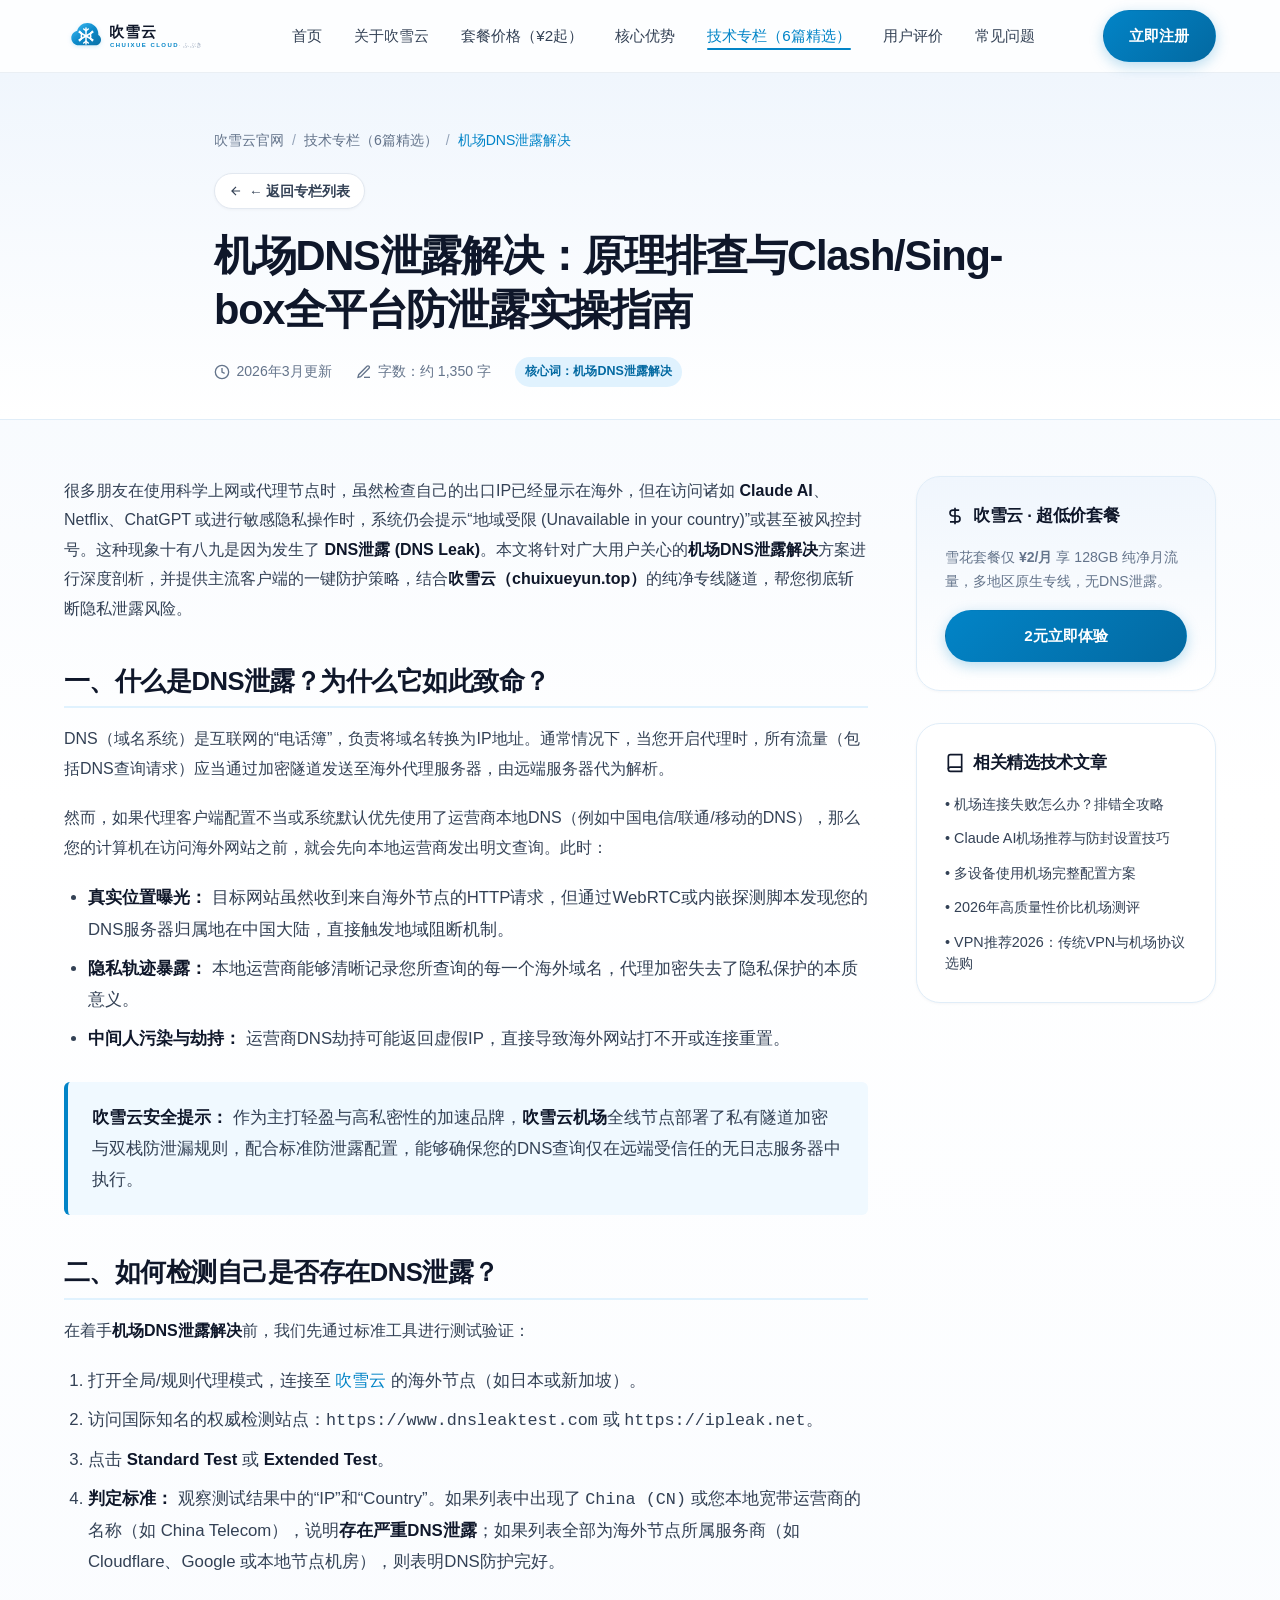
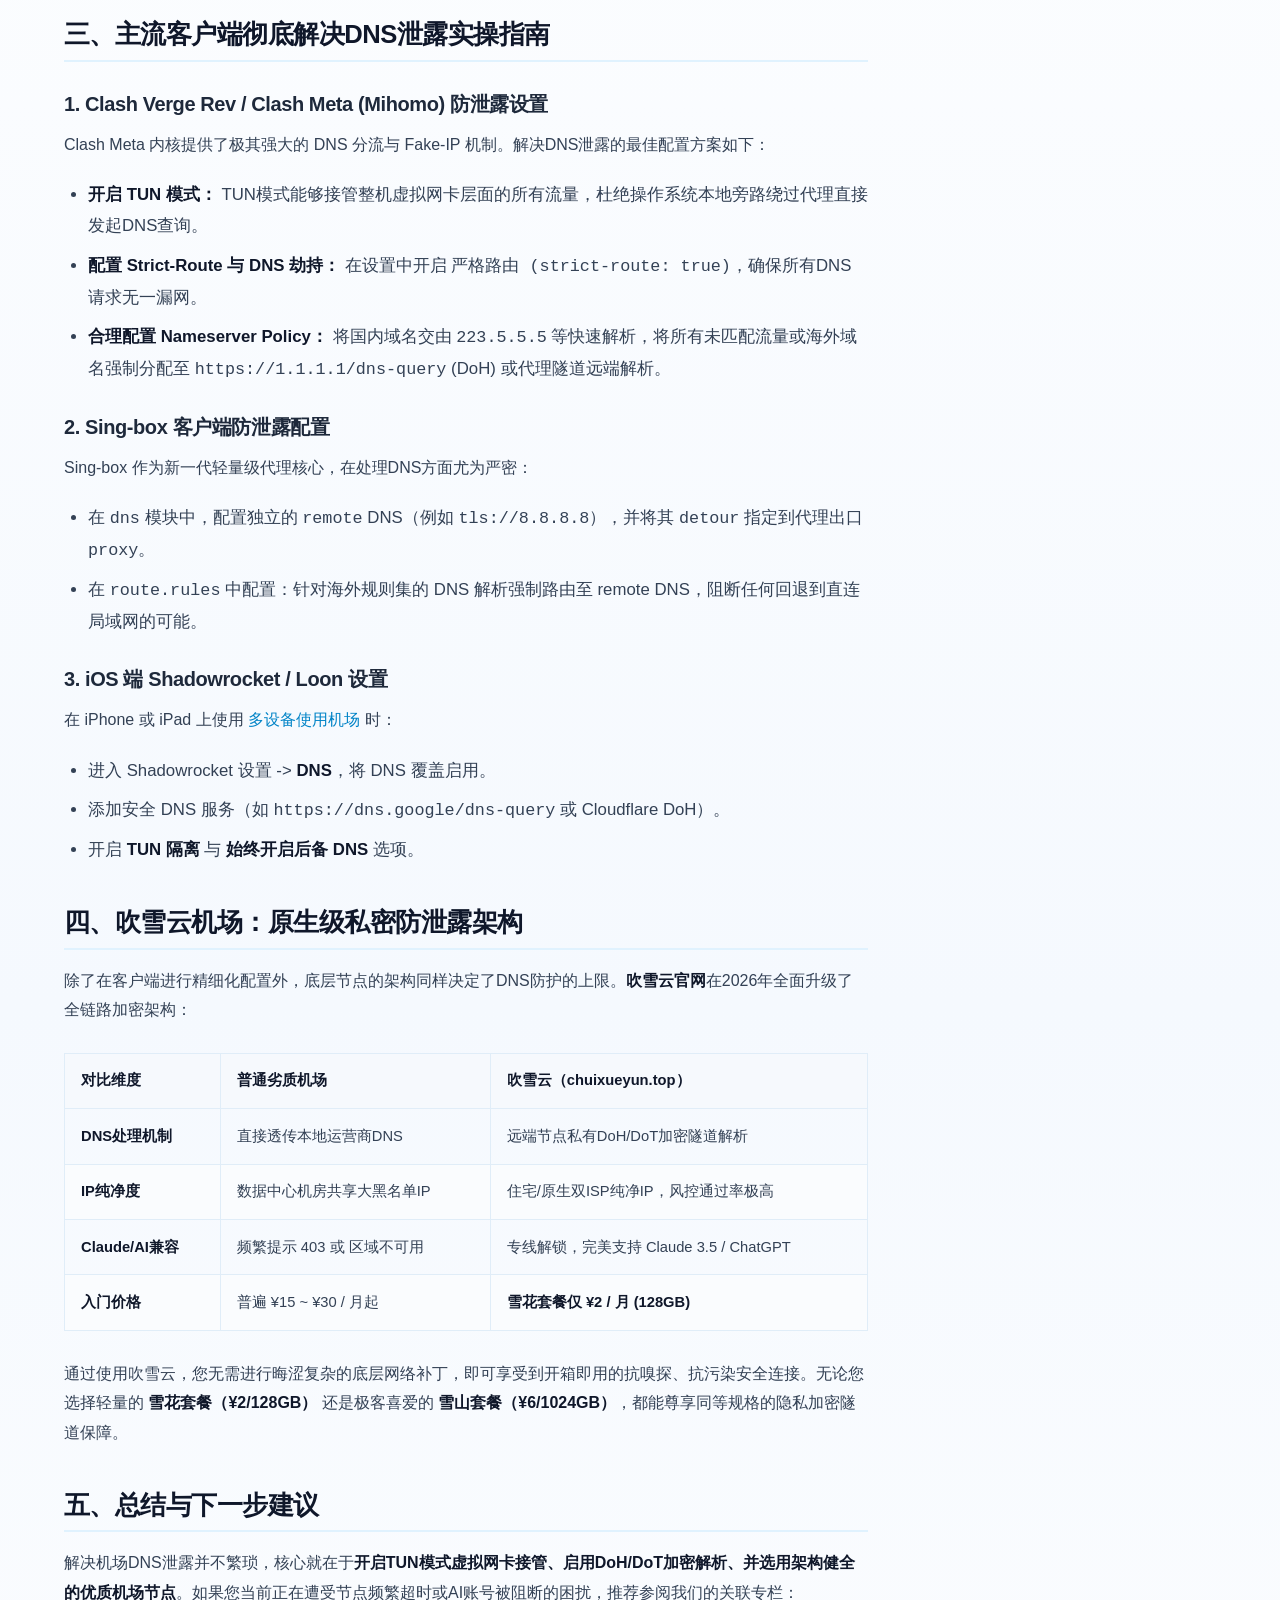
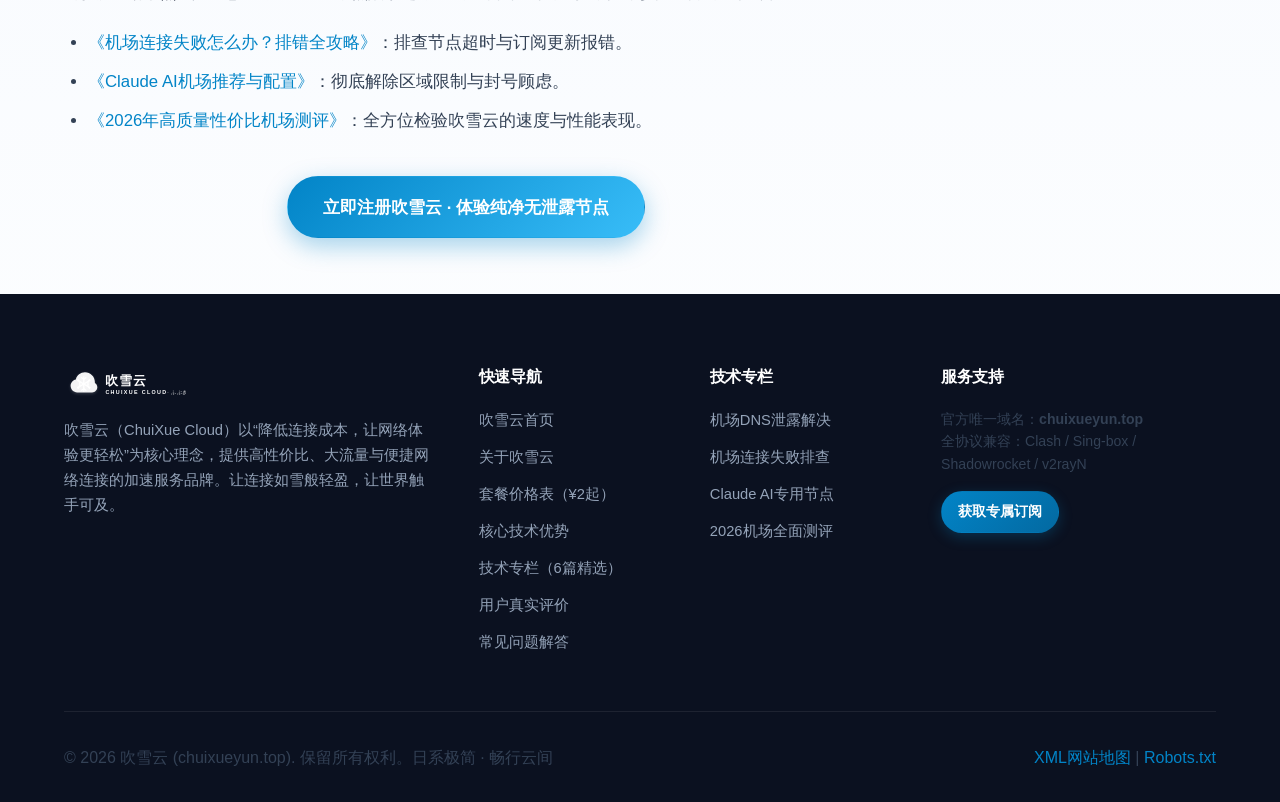
<file: articles/dns-leak-prevention.html>
<!DOCTYPE html>
<html lang="zh-CN">
<head>
  <meta charset="UTF-8">
  <meta name="viewport" content="width=device-width, initial-scale=1.0">
  <title>机场DNS泄露解决：原理排查与Clash/Sing-box全平台防泄露实操指南 (2026最新) - 吹雪云官网</title>
  <meta name="description" content="遇到机场DNS泄露怎么办？本文深度解析机场DNS泄露原理与危害，提供Clash Verge、Sing-box、Shadowrocket彻底解决DNS泄露的配置教程。吹雪云机场原生纯净加密隧道，让您的网络隐私滴水不漏。">
  <meta name="keywords" content="机场DNS泄露解决, DNS泄露, 吹雪云, 吹雪云机场, 吹雪云官网, 吹雪云vpn, 科学上网隐私保护, Clash防DNS泄露">
  <link rel="canonical" href="https://chuixueyun.top/articles/dns-leak-prevention.html">
  <link rel="icon" href="../assets/favicon.svg" type="image/svg+xml">
  
  <!-- Geo Tags -->
  <meta name="geo.region" content="HK">
  <meta name="geo.placename" content="Hong Kong">
  <meta name="geo.position" content="22.3193;114.1694">
  <meta name="ICBM" content="22.3193, 114.1694">

  <!-- Open Graph -->
  <meta property="og:title" content="机场DNS泄露解决：原理排查与Clash/Sing-box全平台防泄露实操指南 - 吹雪云">
  <meta property="og:description" content="全面讲解机场DNS泄露原理与解决实操，吹雪云机场¥2起享受高密级隐私加密专线。">
  <meta property="og:type" content="article">
  <meta property="og:url" content="https://chuixueyun.top/articles/dns-leak-prevention.html">
  <meta property="og:site_name" content="吹雪云官网">
  
  <link rel="stylesheet" href="../style.css">

  <!-- JSON-LD Structured Data -->
  <script type="application/ld+json">
  {
    "@context": "https://schema.org",
    "@type": "Article",
    "headline": "机场DNS泄露解决：原理排查与Clash/Sing-box全平台防泄露实操指南",
    "description": "深度解析机场DNS泄露解决办法，覆盖Clash、Sing-box配置，吹雪云机场官方推荐。",
    "mainEntityOfPage": {
      "@type": "WebPage",
      "@id": "https://chuixueyun.top/articles/dns-leak-prevention.html"
    },
    "author": {
      "@type": "Organization",
      "name": "吹雪云安全实验室"
    },
    "publisher": {
      "@type": "Organization",
      "name": "吹雪云",
      "logo": {
        "@type": "ImageObject",
        "url": "https://chuixueyun.top/assets/logo.svg"
      }
    },
    "datePublished": "2026-03-01T08:00:00+08:00",
    "dateModified": "2026-03-15T12:00:00+08:00"
  }
  </script>
</head>
<body>

  <!-- Site Header -->
  <header class="site-header">
    <div class="container header-inner">
      <a href="/" class="brand-link" title="吹雪云官网首页">
        <img src="../assets/logo.svg" alt="吹雪云官网LOGO" class="brand-logo-img">
      </a>
      <ul class="nav-menu" id="navMenu">
        <li><a href="/" class="nav-link">首页</a></li>
        <li><a href="/about/" class="nav-link">关于吹雪云</a></li>
        <li><a href="/pricing/" class="nav-link">套餐价格（¥2起）</a></li>
        <li><a href="/advantages/" class="nav-link">核心优势</a></li>
        <li><a href="/articles/" class="nav-link active">技术专栏（6篇精选）</a></li>
        <li><a href="/reviews/" class="nav-link">用户评价</a></li>
        <li><a href="/faq/" class="nav-link">常见问题</a></li>
      </ul>
      <div class="header-actions">
        <a href="https://varnexa.lingdongaff.com/#/?code=HHoxxHGa" target="_blank" rel="noopener nofollow" class="btn btn-primary">
          立即注册
        </a>
        <button class="mobile-toggle" id="mobileToggle" aria-label="切换菜单">
          <svg width="24" height="24" viewBox="0 0 24 24" fill="none" stroke="currentColor" stroke-width="2"><path d="M4 6h16M4 12h16M4 18h16"/></svg>
        </button>
      </div>
    </div>
  </header>

  <!-- Article Header -->
  <div class="article-header">
    <div class="container container-narrow">
      <nav class="breadcrumbs" aria-label="面包屑导航">
        <a href="/">吹雪云官网</a>
        <span>/</span>
        <a href="/articles/">技术专栏（6篇精选）</a>
        <span>/</span>
        <span style="color: var(--primary);">机场DNS泄露解决</span>
      </nav>
      <div style="margin: 0.8rem 0 1.25rem;">
        <a href="/articles/" class="btn btn-secondary" style="font-size: 0.85rem; padding: 0.35rem 0.85rem; display: inline-flex; align-items: center; gap: 0.4rem;">
          <svg width="14" height="14" viewBox="0 0 24 24" fill="none" stroke="currentColor" stroke-width="2"><path d="M19 12H5M12 19l-7-7 7-7"/></svg>
          ← 返回专栏列表
        </a>
      </div>
      <h1 class="article-title">机场DNS泄露解决：原理排查与Clash/Sing-box全平台防泄露实操指南</h1>
      <div class="article-meta-row">
        <div class="article-meta-item">
          <svg width="16" height="16" viewBox="0 0 24 24" fill="none" stroke="currentColor" stroke-width="2"><circle cx="12" cy="12" r="10"/><path d="M12 6v6l4 2"/></svg>
          <span>2026年3月更新</span>
        </div>
        <div class="article-meta-item">
          <svg width="16" height="16" viewBox="0 0 24 24" fill="none" stroke="currentColor" stroke-width="2"><path d="M12 20h9"/><path d="M16.5 3.5a2.121 2.121 0 0 1 3 3L7 19l-4 1 1-4L16.5 3.5z"/></svg>
          <span>字数：约 1,350 字</span>
        </div>
        <div class="article-meta-item">
          <span class="article-keyword-badge">核心词：机场DNS泄露解决</span>
        </div>
      </div>
    </div>
  </div>

  <!-- Article Body -->
  <main class="container">
    <div class="article-body-layout">
      <!-- Main Content -->
      <article class="article-content">
        <p>很多朋友在使用科学上网或代理节点时，虽然检查自己的出口IP已经显示在海外，但在访问诸如 <strong>Claude AI</strong>、Netflix、ChatGPT 或进行敏感隐私操作时，系统仍会提示“地域受限 (Unavailable in your country)”或甚至被风控封号。这种现象十有八九是因为发生了 <strong>DNS泄露 (DNS Leak)</strong>。本文将针对广大用户关心的<strong>机场DNS泄露解决</strong>方案进行深度剖析，并提供主流客户端的一键防护策略，结合<strong>吹雪云（chuixueyun.top）</strong>的纯净专线隧道，帮您彻底斩断隐私泄露风险。</p>

        <h2>一、什么是DNS泄露？为什么它如此致命？</h2>
        <p>DNS（域名系统）是互联网的“电话簿”，负责将域名转换为IP地址。通常情况下，当您开启代理时，所有流量（包括DNS查询请求）应当通过加密隧道发送至海外代理服务器，由远端服务器代为解析。</p>
        <p>然而，如果代理客户端配置不当或系统默认优先使用了运营商本地DNS（例如中国电信/联通/移动的DNS），那么您的计算机在访问海外网站之前，就会先向本地运营商发出明文查询。此时：</p>
        <ul>
          <li><strong>真实位置曝光：</strong> 目标网站虽然收到来自海外节点的HTTP请求，但通过WebRTC或内嵌探测脚本发现您的DNS服务器归属地在中国大陆，直接触发地域阻断机制。</li>
          <li><strong>隐私轨迹暴露：</strong> 本地运营商能够清晰记录您所查询的每一个海外域名，代理加密失去了隐私保护的本质意义。</li>
          <li><strong>中间人污染与劫持：</strong> 运营商DNS劫持可能返回虚假IP，直接导致海外网站打不开或连接重置。</li>
        </ul>

        <div class="article-callout">
          <strong>吹雪云安全提示：</strong> 作为主打轻盈与高私密性的加速品牌，<a href="/"><strong>吹雪云机场</strong></a>全线节点部署了私有隧道加密与双栈防泄漏规则，配合标准防泄露配置，能够确保您的DNS查询仅在远端受信任的无日志服务器中执行。
        </div>

        <h2>二、如何检测自己是否存在DNS泄露？</h2>
        <p>在着手<strong>机场DNS泄露解决</strong>前，我们先通过标准工具进行测试验证：</p>
        <ol>
          <li>打开全局/规则代理模式，连接至 <a href="/">吹雪云</a> 的海外节点（如日本或新加坡）。</li>
          <li>访问国际知名的权威检测站点：<code>https://www.dnsleaktest.com</code> 或 <code>https://ipleak.net</code>。</li>
          <li>点击 <strong>Standard Test</strong> 或 <strong>Extended Test</strong>。</li>
          <li><strong>判定标准：</strong> 观察测试结果中的“IP”和“Country”。如果列表中出现了 <code>China (CN)</code> 或您本地宽带运营商的名称（如 China Telecom），说明<strong>存在严重DNS泄露</strong>；如果列表全部为海外节点所属服务商（如 Cloudflare、Google 或本地节点机房），则表明DNS防护完好。</li>
        </ol>

        <h2>三、主流客户端彻底解决DNS泄露实操指南</h2>

        <h3>1. Clash Verge Rev / Clash Meta (Mihomo) 防泄露设置</h3>
        <p>Clash Meta 内核提供了极其强大的 DNS 分流与 Fake-IP 机制。解决DNS泄露的最佳配置方案如下：</p>
        <ul>
          <li><strong>开启 TUN 模式：</strong> TUN模式能够接管整机虚拟网卡层面的所有流量，杜绝操作系统本地旁路绕过代理直接发起DNS查询。</li>
          <li><strong>配置 Strict-Route 与 DNS 劫持：</strong> 在设置中开启 <code>严格路由 (strict-route: true)</code>，确保所有DNS请求无一漏网。</li>
          <li><strong>合理配置 Nameserver Policy：</strong> 将国内域名交由 <code>223.5.5.5</code> 等快速解析，将所有未匹配流量或海外域名强制分配至 <code>https://1.1.1.1/dns-query</code> (DoH) 或代理隧道远端解析。</li>
        </ul>

        <h3>2. Sing-box 客户端防泄露配置</h3>
        <p>Sing-box 作为新一代轻量级代理核心，在处理DNS方面尤为严密：</p>
        <ul>
          <li>在 <code>dns</code> 模块中，配置独立的 <code>remote</code> DNS（例如 <code>tls://8.8.8.8</code>），并将其 <code>detour</code> 指定到代理出口 <code>proxy</code>。</li>
          <li>在 <code>route.rules</code> 中配置：针对海外规则集的 DNS 解析强制路由至 remote DNS，阻断任何回退到直连局域网的可能。</li>
        </ul>

        <h3>3. iOS 端 Shadowrocket / Loon 设置</h3>
        <p>在 iPhone 或 iPad 上使用 <a href="/articles/multi-device-airport-setup.html">多设备使用机场</a> 时：</p>
        <ul>
          <li>进入 Shadowrocket 设置 -> <strong>DNS</strong>，将 DNS 覆盖启用。</li>
          <li>添加安全 DNS 服务（如 <code>https://dns.google/dns-query</code> 或 Cloudflare DoH）。</li>
          <li>开启 <strong>TUN 隔离</strong> 与 <strong>始终开启后备 DNS</strong> 选项。</li>
        </ul>

        <h2>四、吹雪云机场：原生级私密防泄露架构</h2>
        <p>除了在客户端进行精细化配置外，底层节点的架构同样决定了DNS防护的上限。<a href="/"><strong>吹雪云官网</strong></a>在2026年全面升级了全链路加密架构：</p>

        <div class="article-table-wrapper">
          <table class="article-table">
            <thead>
              <tr>
                <th>对比维度</th>
                <th>普通劣质机场</th>
                <th>吹雪云（chuixueyun.top）</th>
              </tr>
            </thead>
            <tbody>
              <tr>
                <td><strong>DNS处理机制</strong></td>
                <td>直接透传本地运营商DNS</td>
                <td>远端节点私有DoH/DoT加密隧道解析</td>
              </tr>
              <tr>
                <td><strong>IP纯净度</strong></td>
                <td>数据中心机房共享大黑名单IP</td>
                <td>住宅/原生双ISP纯净IP，风控通过率极高</td>
              </tr>
              <tr>
                <td><strong>Claude/AI兼容</strong></td>
                <td>频繁提示 403 或 区域不可用</td>
                <td>专线解锁，完美支持 Claude 3.5 / ChatGPT</td>
              </tr>
              <tr>
                <td><strong>入门价格</strong></td>
                <td>普遍 ¥15 ~ ¥30 / 月起</td>
                <td><strong>雪花套餐仅 ¥2 / 月 (128GB)</strong></td>
              </tr>
            </tbody>
          </table>
        </div>

        <p>通过使用吹雪云，您无需进行晦涩复杂的底层网络补丁，即可享受到开箱即用的抗嗅探、抗污染安全连接。无论您选择轻量的 <strong>雪花套餐（¥2/128GB）</strong> 还是极客喜爱的 <strong>雪山套餐（¥6/1024GB）</strong>，都能尊享同等规格的隐私加密隧道保障。</p>

        <h2>五、总结与下一步建议</h2>
        <p>解决机场DNS泄露并不繁琐，核心就在于<strong>开启TUN模式虚拟网卡接管、启用DoH/DoT加密解析、并选用架构健全的优质机场节点</strong>。如果您当前正在遭受节点频繁超时或AI账号被阻断的困扰，推荐参阅我们的关联专栏：</p>
        <ul>
          <li><a href="/articles/airport-connection-troubleshooting.html">《机场连接失败怎么办？排错全攻略》</a>：排查节点超时与订阅更新报错。</li>
          <li><a href="/articles/claude-ai-airport-guide.html">《Claude AI机场推荐与配置》</a>：彻底解除区域限制与封号顾虑。</li>
          <li><a href="/articles/airport-review-2026.html">《2026年高质量性价比机场测评》</a>：全方位检验吹雪云的速度与性能表现。</li>
        </ul>

        <div style="margin-top: 2.5rem; text-align: center;">
          <a href="https://varnexa.lingdongaff.com/#/?code=HHoxxHGa" target="_blank" rel="noopener nofollow" class="btn btn-accent btn-lg">
            立即注册吹雪云 · 体验纯净无泄露节点
          </a>
        </div>
      </article>

      <!-- Sidebar -->
      <aside class="article-sidebar">
        <!-- CTA Widget -->
        <div class="sidebar-widget" style="background: linear-gradient(180deg, #F0F6FD 0%, #FFFFFF 100%);">
          <h3 class="sidebar-title">
            <svg width="20" height="20" viewBox="0 0 24 24" fill="none" stroke="currentColor" stroke-width="2"><path d="M12 2v20M17 5H9.5a3.5 3.5 0 0 0 0 7h5a3.5 3.5 0 0 1 0 7H6"/></svg>
            吹雪云 · 超低价套餐
          </h3>
          <p style="font-size: 0.88rem; color: var(--text-muted); margin-bottom: 1rem;">
            雪花套餐仅 <strong>¥2/月</strong> 享 128GB 纯净月流量，多地区原生专线，无DNS泄露。
          </p>
          <a href="https://varnexa.lingdongaff.com/#/?code=HHoxxHGa" target="_blank" rel="noopener nofollow" class="btn btn-primary" style="width: 100%;">
            2元立即体验
          </a>
        </div>

        <!-- Related Articles Widget -->
        <div class="sidebar-widget">
          <h3 class="sidebar-title">
            <svg width="20" height="20" viewBox="0 0 24 24" fill="none" stroke="currentColor" stroke-width="2"><path d="M4 19.5A2.5 2.5 0 0 1 6.5 17H20"/><path d="M6.5 2H20v20H6.5A2.5 2.5 0 0 1 4 19.5v-15A2.5 2.5 0 0 1 6.5 2z"/></svg>
            相关精选技术文章
          </h3>
          <ul class="related-articles-list">
            <li>
              <a href="/articles/airport-connection-troubleshooting.html" class="related-article-link">
                • 机场连接失败怎么办？排错全攻略
              </a>
            </li>
            <li>
              <a href="/articles/claude-ai-airport-guide.html" class="related-article-link">
                • Claude AI机场推荐与防封设置技巧
              </a>
            </li>
            <li>
              <a href="/articles/multi-device-airport-setup.html" class="related-article-link">
                • 多设备使用机场完整配置方案
              </a>
            </li>
            <li>
              <a href="/articles/airport-review-2026.html" class="related-article-link">
                • 2026年高质量性价比机场测评
              </a>
            </li>
            <li>
              <a href="/articles/best-vpn-recommendation-2026.html" class="related-article-link">
                • VPN推荐2026：传统VPN与机场协议选购
              </a>
            </li>
          </ul>
        </div>
      </aside>
    </div>
  </main>

  <!-- Site Footer -->
  <footer class="site-footer">
    <div class="container">
      <div class="footer-grid">
        <div class="footer-brand">
          <img src="../assets/logo.svg" alt="吹雪云官网LOGO" style="height: 36px; filter: brightness(0) invert(1);">
          <p>吹雪云（ChuiXue Cloud）以“降低连接成本，让网络体验更轻松”为核心理念，提供高性价比、大流量与便捷网络连接的加速服务品牌。让连接如雪般轻盈，让世界触手可及。</p>
        </div>
        <div class="footer-col">
          <h4>快速导航</h4>
          <ul class="footer-links">
            <li><a href="/">吹雪云首页</a></li>
            <li><a href="/about/">关于吹雪云</a></li>
            <li><a href="/pricing/">套餐价格表（¥2起）</a></li>
            <li><a href="/advantages/">核心技术优势</a></li>
            <li><a href="/articles/">技术专栏（6篇精选）</a></li>
            <li><a href="/reviews/">用户真实评价</a></li>
            <li><a href="/faq/">常见问题解答</a></li>
          </ul>
        </div>
        <div class="footer-col">
          <h4>技术专栏</h4>
          <ul class="footer-links">
            <li><a href="/articles/dns-leak-prevention.html">机场DNS泄露解决</a></li>
            <li><a href="/articles/airport-connection-troubleshooting.html">机场连接失败排查</a></li>
            <li><a href="/articles/claude-ai-airport-guide.html">Claude AI专用节点</a></li>
            <li><a href="/articles/airport-review-2026.html">2026机场全面测评</a></li>
          </ul>
        </div>
        <div class="footer-col">
          <h4>服务支持</h4>
          <p style="font-size: 0.88rem; line-height: 1.6; margin-bottom: 1rem;">
            官方唯一域名：<strong>chuixueyun.top</strong><br>
            全协议兼容：Clash / Sing-box / Shadowrocket / v2rayN
          </p>
          <a href="https://varnexa.lingdongaff.com/#/?code=HHoxxHGa" target="_blank" rel="noopener nofollow" class="btn btn-primary" style="font-size: 0.85rem; padding: 0.5rem 1rem;">
            获取专属订阅
          </a>
        </div>
      </div>
      <div class="footer-bottom">
        <p>&copy; 2026 吹雪云 (chuixueyun.top). 保留所有权利。日系极简 · 畅行云间</p>
        <p><a href="/sitemap.xml">XML网站地图</a> | <a href="/robots.txt">Robots.txt</a></p>
      </div>
    </div>
  </footer>

  <script src="../main.js"></script>
</body>
</html>
</file>
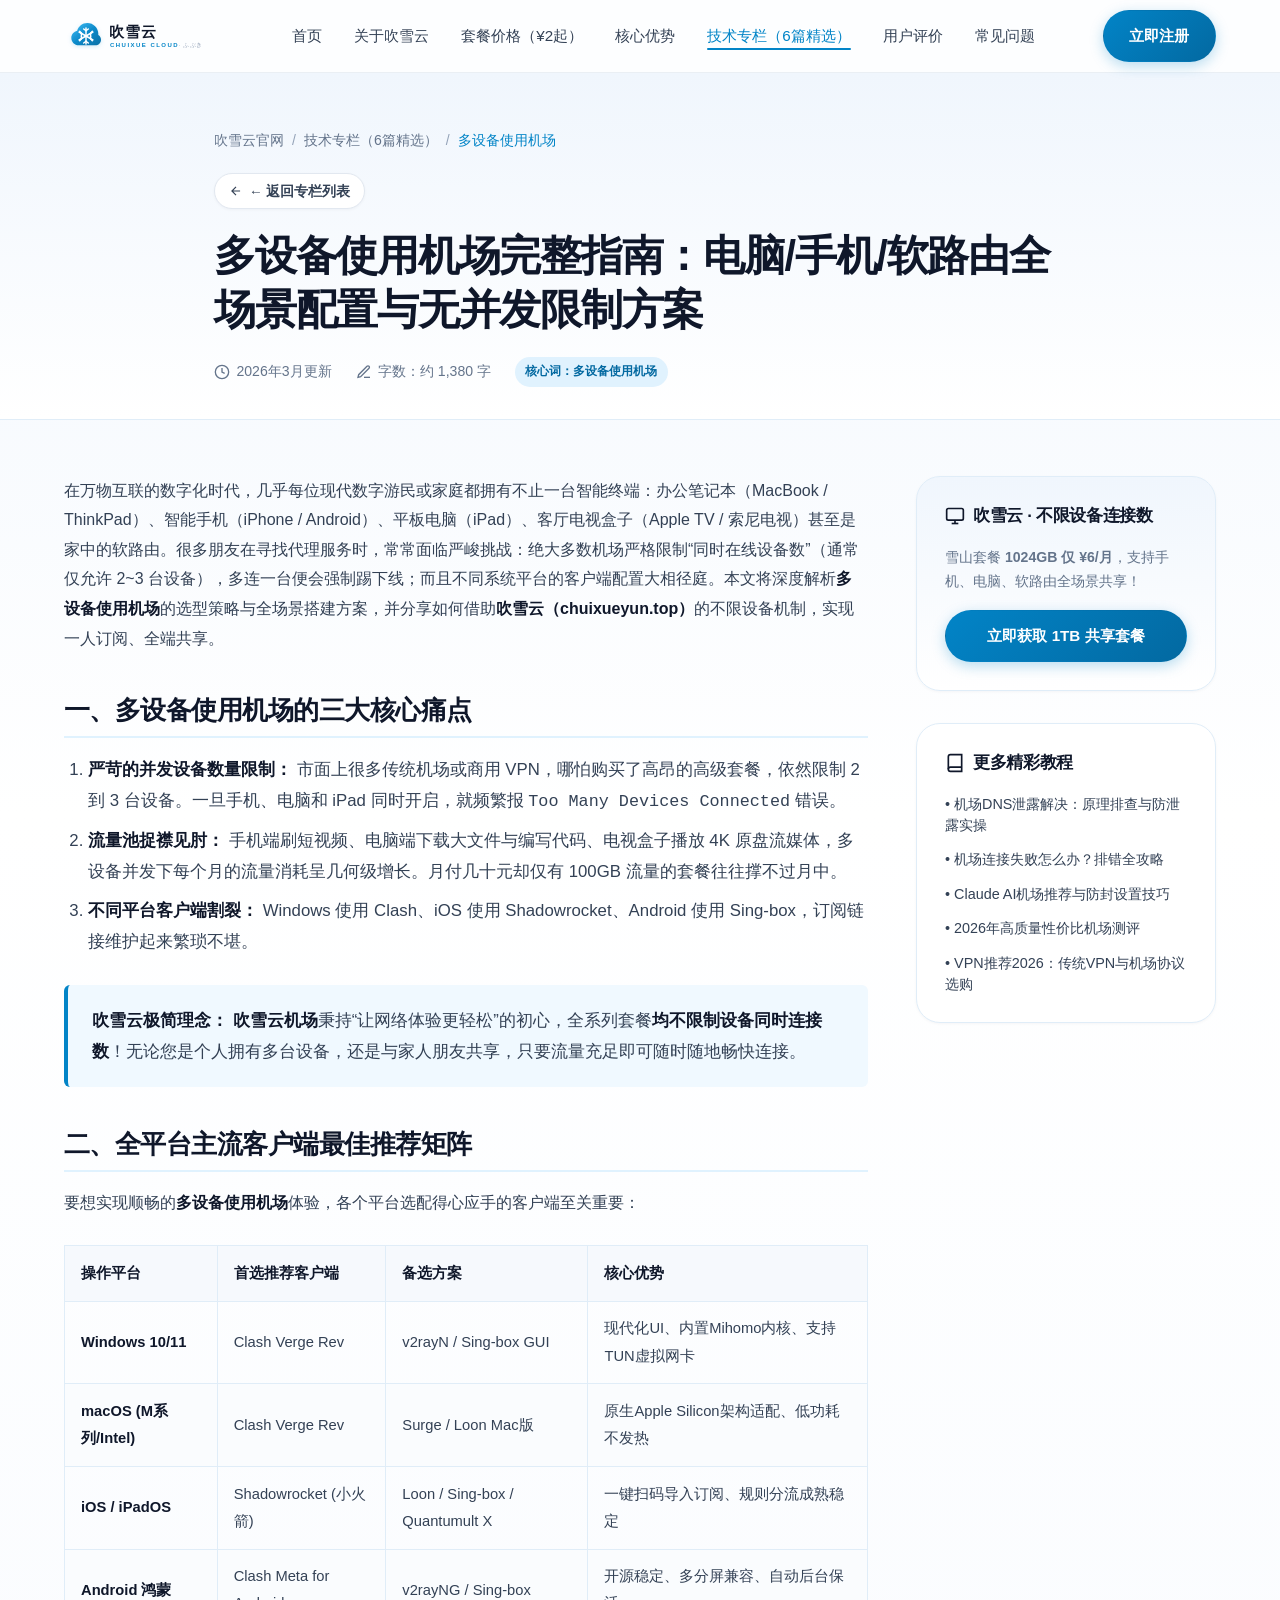
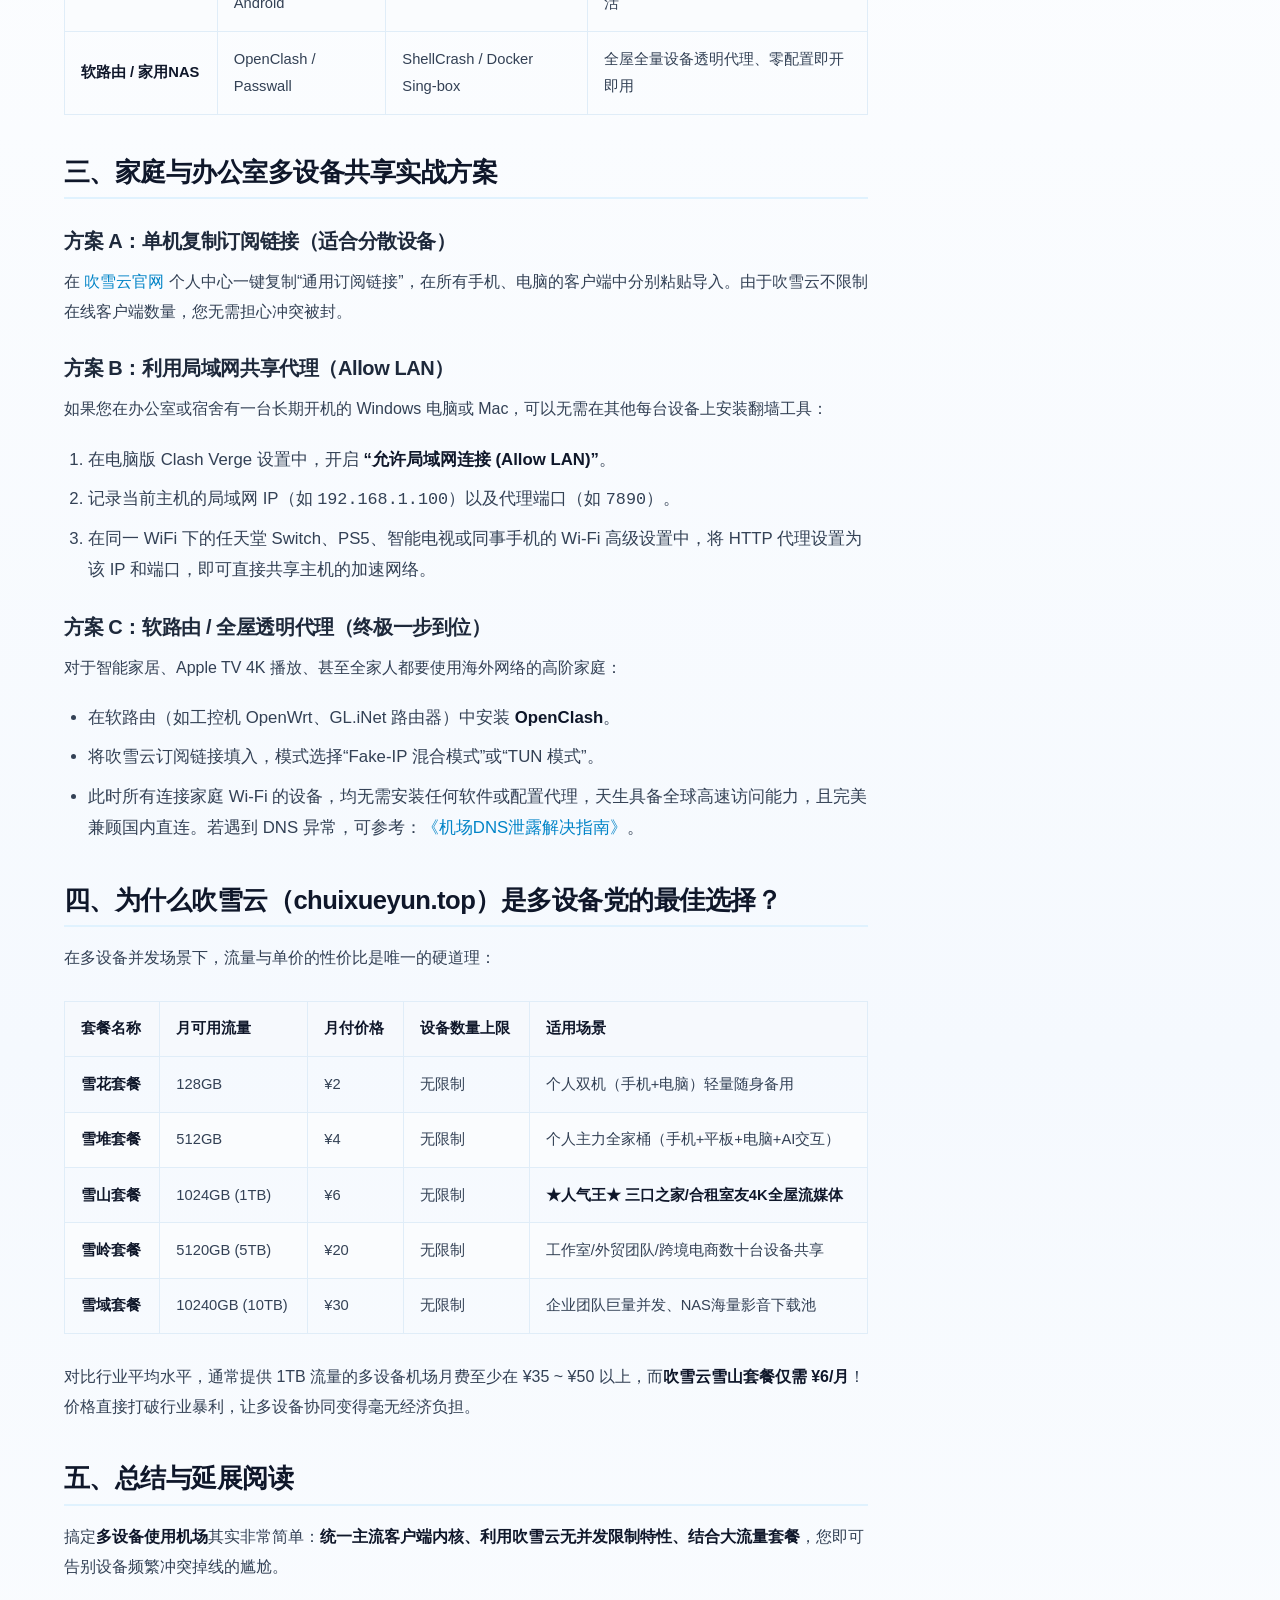
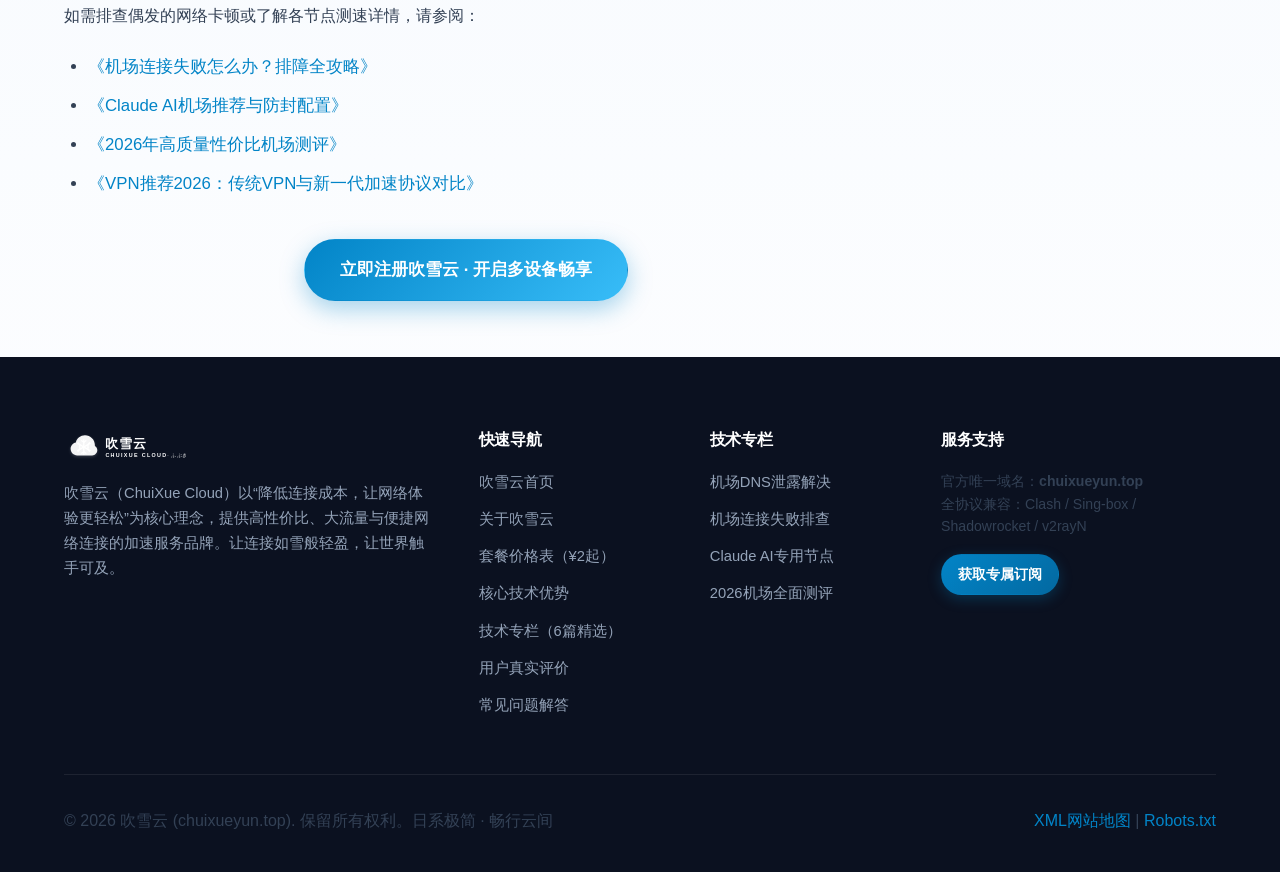
<file: articles/multi-device-airport-setup.html>
<!DOCTYPE html>
<html lang="zh-CN">
<head>
  <meta charset="UTF-8">
  <meta name="viewport" content="width=device-width, initial-scale=1.0">
  <title>多设备使用机场完整指南：电脑/手机/软路由全场景配置与无并发限制方案 (2026最新) - 吹雪云官网</title>
  <meta name="description" content="多台手机、电脑及电视如何同时科学上网？本文详解多设备使用机场的客户端选型、订阅跨端同步及软路由透明代理方案。吹雪云机场不限制设备连接数，¥2起畅享大流量共享池。">
  <meta name="keywords" content="多设备使用机场, 机场多设备支持, 软路由翻墙, Clash跨平台同步, 吹雪云, 吹雪云机场, 吹雪云官网, 吹雪云vpn">
  <link rel="canonical" href="https://chuixueyun.top/articles/multi-device-airport-setup.html">
  <link rel="icon" href="../assets/favicon.svg" type="image/svg+xml">

  <!-- Geo Tags -->
  <meta name="geo.region" content="HK">
  <meta name="geo.placename" content="Hong Kong">
  <meta name="geo.position" content="22.3193;114.1694">
  <meta name="ICBM" content="22.3193, 114.1694">

  <!-- Open Graph -->
  <meta property="og:title" content="多设备使用机场全场景配置实战 - 吹雪云">
  <meta property="og:description" content="全家桶多终端协同！Windows/Mac/iOS/Android/软路由全平台翻墙配置，吹雪云不限设备数。">
  <meta property="og:type" content="article">
  <meta property="og:url" content="https://chuixueyun.top/articles/multi-device-airport-setup.html">
  <meta property="og:site_name" content="吹雪云官网">

  <link rel="stylesheet" href="../style.css">

  <!-- JSON-LD Structured Data -->
  <script type="application/ld+json">
  {
    "@context": "https://schema.org",
    "@type": "Article",
    "headline": "多设备使用机场完整指南：电脑/手机/软路由全场景配置与无并发限制方案",
    "description": "详尽指导如何利用单个机场订阅在多台终端及家庭局域网中实现高速共享，吹雪云官方知识专栏。",
    "mainEntityOfPage": {
      "@type": "WebPage",
      "@id": "https://chuixueyun.top/articles/multi-device-airport-setup.html"
    },
    "author": {
      "@type": "Organization",
      "name": "吹雪云网络实验室"
    },
    "publisher": {
      "@type": "Organization",
      "name": "吹雪云",
      "logo": {
        "@type": "ImageObject",
        "url": "https://chuixueyun.top/assets/logo.svg"
      }
    },
    "datePublished": "2026-03-04T11:00:00+08:00",
    "dateModified": "2026-03-15T15:45:00+08:00"
  }
  </script>
</head>
<body>

  <!-- Site Header -->
  <header class="site-header">
    <div class="container header-inner">
      <a href="/" class="brand-link" title="吹雪云官网首页">
        <img src="../assets/logo.svg" alt="吹雪云官网LOGO" class="brand-logo-img">
      </a>
      <ul class="nav-menu" id="navMenu">
        <li><a href="/" class="nav-link">首页</a></li>
        <li><a href="/about/" class="nav-link">关于吹雪云</a></li>
        <li><a href="/pricing/" class="nav-link">套餐价格（¥2起）</a></li>
        <li><a href="/advantages/" class="nav-link">核心优势</a></li>
        <li><a href="/articles/" class="nav-link active">技术专栏（6篇精选）</a></li>
        <li><a href="/reviews/" class="nav-link">用户评价</a></li>
        <li><a href="/faq/" class="nav-link">常见问题</a></li>
      </ul>
      <div class="header-actions">
        <a href="https://varnexa.lingdongaff.com/#/?code=HHoxxHGa" target="_blank" rel="noopener nofollow" class="btn btn-primary">
          立即注册
        </a>
        <button class="mobile-toggle" id="mobileToggle" aria-label="切换菜单">
          <svg width="24" height="24" viewBox="0 0 24 24" fill="none" stroke="currentColor" stroke-width="2"><path d="M4 6h16M4 12h16M4 18h16"/></svg>
        </button>
      </div>
    </div>
  </header>

  <!-- Article Header -->
  <div class="article-header">
    <div class="container container-narrow">
      <nav class="breadcrumbs" aria-label="面包屑导航">
        <a href="/">吹雪云官网</a>
        <span>/</span>
        <a href="/articles/">技术专栏（6篇精选）</a>
        <span>/</span>
        <span style="color: var(--primary);">多设备使用机场</span>
      </nav>
      <div style="margin: 0.8rem 0 1.25rem;">
        <a href="/articles/" class="btn btn-secondary" style="font-size: 0.85rem; padding: 0.35rem 0.85rem; display: inline-flex; align-items: center; gap: 0.4rem;">
          <svg width="14" height="14" viewBox="0 0 24 24" fill="none" stroke="currentColor" stroke-width="2"><path d="M19 12H5M12 19l-7-7 7-7"/></svg>
          ← 返回专栏列表
        </a>
      </div>
      <h1 class="article-title">多设备使用机场完整指南：电脑/手机/软路由全场景配置与无并发限制方案</h1>
      <div class="article-meta-row">
        <div class="article-meta-item">
          <svg width="16" height="16" viewBox="0 0 24 24" fill="none" stroke="currentColor" stroke-width="2"><circle cx="12" cy="12" r="10"/><path d="M12 6v6l4 2"/></svg>
          <span>2026年3月更新</span>
        </div>
        <div class="article-meta-item">
          <svg width="16" height="16" viewBox="0 0 24 24" fill="none" stroke="currentColor" stroke-width="2"><path d="M12 20h9"/><path d="M16.5 3.5a2.121 2.121 0 0 1 3 3L7 19l-4 1 1-4L16.5 3.5z"/></svg>
          <span>字数：约 1,380 字</span>
        </div>
        <div class="article-meta-item">
          <span class="article-keyword-badge">核心词：多设备使用机场</span>
        </div>
      </div>
    </div>
  </div>

  <!-- Article Body -->
  <main class="container">
    <div class="article-body-layout">
      <!-- Main Content -->
      <article class="article-content">
        <p>在万物互联的数字化时代，几乎每位现代数字游民或家庭都拥有不止一台智能终端：办公笔记本（MacBook / ThinkPad）、智能手机（iPhone / Android）、平板电脑（iPad）、客厅电视盒子（Apple TV / 索尼电视）甚至是家中的软路由。很多朋友在寻找代理服务时，常常面临严峻挑战：绝大多数机场严格限制“同时在线设备数”（通常仅允许 2~3 台设备），多连一台便会强制踢下线；而且不同系统平台的客户端配置大相径庭。本文将深度解析<strong>多设备使用机场</strong>的选型策略与全场景搭建方案，并分享如何借助<strong>吹雪云（chuixueyun.top）</strong>的不限设备机制，实现一人订阅、全端共享。</p>

        <h2>一、多设备使用机场的三大核心痛点</h2>
        <ol>
          <li><strong>严苛的并发设备数量限制：</strong> 市面上很多传统机场或商用 VPN，哪怕购买了高昂的高级套餐，依然限制 2 到 3 台设备。一旦手机、电脑和 iPad 同时开启，就频繁报 <code>Too Many Devices Connected</code> 错误。</li>
          <li><strong>流量池捉襟见肘：</strong> 手机端刷短视频、电脑端下载大文件与编写代码、电视盒子播放 4K 原盘流媒体，多设备并发下每个月的流量消耗呈几何级增长。月付几十元却仅有 100GB 流量的套餐往往撑不过月中。</li>
          <li><strong>不同平台客户端割裂：</strong> Windows 使用 Clash、iOS 使用 Shadowrocket、Android 使用 Sing-box，订阅链接维护起来繁琐不堪。</li>
        </ol>

        <div class="article-callout">
          <strong>吹雪云极简理念：</strong> <a href="/"><strong>吹雪云机场</strong></a>秉持“让网络体验更轻松”的初心，全系列套餐<strong>均不限制设备同时连接数</strong>！无论您是个人拥有多台设备，还是与家人朋友共享，只要流量充足即可随时随地畅快连接。
        </div>

        <h2>二、全平台主流客户端最佳推荐矩阵</h2>
        <p>要想实现顺畅的<strong>多设备使用机场</strong>体验，各个平台选配得心应手的客户端至关重要：</p>

        <div class="article-table-wrapper">
          <table class="article-table">
            <thead>
              <tr>
                <th>操作平台</th>
                <th>首选推荐客户端</th>
                <th>备选方案</th>
                <th>核心优势</th>
              </tr>
            </thead>
            <tbody>
              <tr>
                <td><strong>Windows 10/11</strong></td>
                <td>Clash Verge Rev</td>
                <td>v2rayN / Sing-box GUI</td>
                <td>现代化UI、内置Mihomo内核、支持TUN虚拟网卡</td>
              </tr>
              <tr>
                <td><strong>macOS (M系列/Intel)</strong></td>
                <td>Clash Verge Rev</td>
                <td>Surge / Loon Mac版</td>
                <td>原生Apple Silicon架构适配、低功耗不发热</td>
              </tr>
              <tr>
                <td><strong>iOS / iPadOS</strong></td>
                <td>Shadowrocket (小火箭)</td>
                <td>Loon / Sing-box / Quantumult X</td>
                <td>一键扫码导入订阅、规则分流成熟稳定</td>
              </tr>
              <tr>
                <td><strong>Android 鸿蒙</strong></td>
                <td>Clash Meta for Android</td>
                <td>v2rayNG / Sing-box</td>
                <td>开源稳定、多分屏兼容、自动后台保活</td>
              </tr>
              <tr>
                <td><strong>软路由 / 家用NAS</strong></td>
                <td>OpenClash / Passwall</td>
                <td>ShellCrash / Docker Sing-box</td>
                <td>全屋全量设备透明代理、零配置即开即用</td>
              </tr>
            </tbody>
          </table>
        </div>

        <h2>三、家庭与办公室多设备共享实战方案</h2>

        <h3>方案 A：单机复制订阅链接（适合分散设备）</h3>
        <p>在 <a href="/">吹雪云官网</a> 个人中心一键复制“通用订阅链接”，在所有手机、电脑的客户端中分别粘贴导入。由于吹雪云不限制在线客户端数量，您无需担心冲突被封。</p>

        <h3>方案 B：利用局域网共享代理（Allow LAN）</h3>
        <p>如果您在办公室或宿舍有一台长期开机的 Windows 电脑或 Mac，可以无需在其他每台设备上安装翻墙工具：</p>
        <ol>
          <li>在电脑版 Clash Verge 设置中，开启 <strong>“允许局域网连接 (Allow LAN)”</strong>。</li>
          <li>记录当前主机的局域网 IP（如 <code>192.168.1.100</code>）以及代理端口（如 <code>7890</code>）。</li>
          <li>在同一 WiFi 下的任天堂 Switch、PS5、智能电视或同事手机的 Wi-Fi 高级设置中，将 HTTP 代理设置为该 IP 和端口，即可直接共享主机的加速网络。</li>
        </ol>

        <h3>方案 C：软路由 / 全屋透明代理（终极一步到位）</h3>
        <p>对于智能家居、Apple TV 4K 播放、甚至全家人都要使用海外网络的高阶家庭：</p>
        <ul>
          <li>在软路由（如工控机 OpenWrt、GL.iNet 路由器）中安装 <strong>OpenClash</strong>。</li>
          <li>将吹雪云订阅链接填入，模式选择“Fake-IP 混合模式”或“TUN 模式”。</li>
          <li>此时所有连接家庭 Wi-Fi 的设备，均无需安装任何软件或配置代理，天生具备全球高速访问能力，且完美兼顾国内直连。若遇到 DNS 异常，可参考：<a href="/articles/dns-leak-prevention.html">《机场DNS泄露解决指南》</a>。</li>
        </ul>

        <h2>四、为什么吹雪云（chuixueyun.top）是多设备党的最佳选择？</h2>
        <p>在多设备并发场景下，流量与单价的性价比是唯一的硬道理：</p>

        <div class="article-table-wrapper">
          <table class="article-table">
            <thead>
              <tr>
                <th>套餐名称</th>
                <th>月可用流量</th>
                <th>月付价格</th>
                <th>设备数量上限</th>
                <th>适用场景</th>
              </tr>
            </thead>
            <tbody>
              <tr>
                <td><strong>雪花套餐</strong></td>
                <td>128GB</td>
                <td>¥2</td>
                <td>无限制</td>
                <td>个人双机（手机+电脑）轻量随身备用</td>
              </tr>
              <tr>
                <td><strong>雪堆套餐</strong></td>
                <td>512GB</td>
                <td>¥4</td>
                <td>无限制</td>
                <td>个人主力全家桶（手机+平板+电脑+AI交互）</td>
              </tr>
              <tr>
                <td><strong>雪山套餐</strong></td>
                <td>1024GB (1TB)</td>
                <td>¥6</td>
                <td>无限制</td>
                <td><strong>★人气王★ 三口之家/合租室友4K全屋流媒体</strong></td>
              </tr>
              <tr>
                <td><strong>雪岭套餐</strong></td>
                <td>5120GB (5TB)</td>
                <td>¥20</td>
                <td>无限制</td>
                <td>工作室/外贸团队/跨境电商数十台设备共享</td>
              </tr>
              <tr>
                <td><strong>雪域套餐</strong></td>
                <td>10240GB (10TB)</td>
                <td>¥30</td>
                <td>无限制</td>
                <td>企业团队巨量并发、NAS海量影音下载池</td>
              </tr>
            </tbody>
          </table>
        </div>

        <p>对比行业平均水平，通常提供 1TB 流量的多设备机场月费至少在 ¥35 ~ ¥50 以上，而<strong>吹雪云雪山套餐仅需 ¥6/月</strong>！价格直接打破行业暴利，让多设备协同变得毫无经济负担。</p>

        <h2>五、总结与延展阅读</h2>
        <p>搞定<strong>多设备使用机场</strong>其实非常简单：<strong>统一主流客户端内核、利用吹雪云无并发限制特性、结合大流量套餐</strong>，您即可告别设备频繁冲突掉线的尴尬。</p>

        <p>如需排查偶发的网络卡顿或了解各节点测速详情，请参阅：</p>
        <ul>
          <li><a href="/articles/airport-connection-troubleshooting.html">《机场连接失败怎么办？排障全攻略》</a></li>
          <li><a href="/articles/claude-ai-airport-guide.html">《Claude AI机场推荐与防封配置》</a></li>
          <li><a href="/articles/airport-review-2026.html">《2026年高质量性价比机场测评》</a></li>
          <li><a href="/articles/best-vpn-recommendation-2026.html">《VPN推荐2026：传统VPN与新一代加速协议对比》</a></li>
        </ul>

        <div style="margin-top: 2.5rem; text-align: center;">
          <a href="https://varnexa.lingdongaff.com/#/?code=HHoxxHGa" target="_blank" rel="noopener nofollow" class="btn btn-accent btn-lg">
            立即注册吹雪云 · 开启多设备畅享
          </a>
        </div>
      </article>

      <!-- Sidebar -->
      <aside class="article-sidebar">
        <!-- CTA Widget -->
        <div class="sidebar-widget" style="background: linear-gradient(180deg, #F0F6FD 0%, #FFFFFF 100%);">
          <h3 class="sidebar-title">
            <svg width="20" height="20" viewBox="0 0 24 24" fill="none" stroke="currentColor" stroke-width="2"><rect x="2" y="3" width="20" height="14" rx="2" ry="2"/><line x1="8" y1="21" x2="16" y2="21"/><line x1="12" y1="17" x2="12" y2="21"/></svg>
            吹雪云 · 不限设备连接数
          </h3>
          <p style="font-size: 0.88rem; color: var(--text-muted); margin-bottom: 1rem;">
            雪山套餐 <strong>1024GB 仅 ¥6/月</strong>，支持手机、电脑、软路由全场景共享！
          </p>
          <a href="https://varnexa.lingdongaff.com/#/?code=HHoxxHGa" target="_blank" rel="noopener nofollow" class="btn btn-primary" style="width: 100%;">
            立即获取 1TB 共享套餐
          </a>
        </div>

        <!-- Related Articles Widget -->
        <div class="sidebar-widget">
          <h3 class="sidebar-title">
            <svg width="20" height="20" viewBox="0 0 24 24" fill="none" stroke="currentColor" stroke-width="2"><path d="M4 19.5A2.5 2.5 0 0 1 6.5 17H20"/><path d="M6.5 2H20v20H6.5A2.5 2.5 0 0 1 4 19.5v-15A2.5 2.5 0 0 1 6.5 2z"/></svg>
            更多精彩教程
          </h3>
          <ul class="related-articles-list">
            <li>
              <a href="/articles/dns-leak-prevention.html" class="related-article-link">
                • 机场DNS泄露解决：原理排查与防泄露实操
              </a>
            </li>
            <li>
              <a href="/articles/airport-connection-troubleshooting.html" class="related-article-link">
                • 机场连接失败怎么办？排错全攻略
              </a>
            </li>
            <li>
              <a href="/articles/claude-ai-airport-guide.html" class="related-article-link">
                • Claude AI机场推荐与防封设置技巧
              </a>
            </li>
            <li>
              <a href="/articles/airport-review-2026.html" class="related-article-link">
                • 2026年高质量性价比机场测评
              </a>
            </li>
            <li>
              <a href="/articles/best-vpn-recommendation-2026.html" class="related-article-link">
                • VPN推荐2026：传统VPN与机场协议选购
              </a>
            </li>
          </ul>
        </div>
      </aside>
    </div>
  </main>

  <!-- Site Footer -->
  <footer class="site-footer">
    <div class="container">
      <div class="footer-grid">
        <div class="footer-brand">
          <img src="../assets/logo.svg" alt="吹雪云官网LOGO" style="height: 36px; filter: brightness(0) invert(1);">
          <p>吹雪云（ChuiXue Cloud）以“降低连接成本，让网络体验更轻松”为核心理念，提供高性价比、大流量与便捷网络连接的加速服务品牌。让连接如雪般轻盈，让世界触手可及。</p>
        </div>
        <div class="footer-col">
          <h4>快速导航</h4>
          <ul class="footer-links">
            <li><a href="/">吹雪云首页</a></li>
            <li><a href="/about/">关于吹雪云</a></li>
            <li><a href="/pricing/">套餐价格表（¥2起）</a></li>
            <li><a href="/advantages/">核心技术优势</a></li>
            <li><a href="/articles/">技术专栏（6篇精选）</a></li>
            <li><a href="/reviews/">用户真实评价</a></li>
            <li><a href="/faq/">常见问题解答</a></li>
          </ul>
        </div>
        <div class="footer-col">
          <h4>技术专栏</h4>
          <ul class="footer-links">
            <li><a href="/articles/dns-leak-prevention.html">机场DNS泄露解决</a></li>
            <li><a href="/articles/airport-connection-troubleshooting.html">机场连接失败排查</a></li>
            <li><a href="/articles/claude-ai-airport-guide.html">Claude AI专用节点</a></li>
            <li><a href="/articles/airport-review-2026.html">2026机场全面测评</a></li>
          </ul>
        </div>
        <div class="footer-col">
          <h4>服务支持</h4>
          <p style="font-size: 0.88rem; line-height: 1.6; margin-bottom: 1rem;">
            官方唯一域名：<strong>chuixueyun.top</strong><br>
            全协议兼容：Clash / Sing-box / Shadowrocket / v2rayN
          </p>
          <a href="https://varnexa.lingdongaff.com/#/?code=HHoxxHGa" target="_blank" rel="noopener nofollow" class="btn btn-primary" style="font-size: 0.85rem; padding: 0.5rem 1rem;">
            获取专属订阅
          </a>
        </div>
      </div>
      <div class="footer-bottom">
        <p>&copy; 2026 吹雪云 (chuixueyun.top). 保留所有权利。日系极简 · 畅行云间</p>
        <p><a href="/sitemap.xml">XML网站地图</a> | <a href="/robots.txt">Robots.txt</a></p>
      </div>
    </div>
  </footer>

  <script src="../main.js"></script>
</body>
</html>
</file>
<file: style.css>
/* ==========================================================================
   吹雪云 · Yuki Minimal (日系雪境) Design System
   Domain: chuixueyun.top
   Aesthetic: Pure White, Frost Light Blue Negative Space, Soft Elevation,
              Japanese Minimalist Typography, High Contrast & High Conversion.
   ========================================================================== */

:root {
  /* Color Palette */
  --bg-snow: #FFFFFF;
  --bg-subtle: #F6F9FD;
  --bg-card: #FFFFFF;
  --bg-card-hover: #F8FBFE;
  --bg-frost: rgba(240, 246, 253, 0.7);
  --bg-glass: rgba(255, 255, 255, 0.85);

  /* Primary Glacial Blues */
  --primary: #0284C7;
  --primary-hover: #0369A1;
  --primary-light: #E0F2FE;
  --primary-subtle: #F0F9FF;
  --accent-cyan: #38BDF8;
  --accent-glow: rgba(56, 189, 248, 0.25);

  /* Neutral Slate Shades */
  --text-main: #0F172A;
  --text-secondary: #334155;
  --text-muted: #64748B;
  --text-light: #94A3B8;

  /* Borders & Dividers */
  --border-light: #E2E8F0;
  --border-frost: #E0EDF8;
  --border-focus: #0284C7;

  /* Shadows */
  --shadow-sm: 0 1px 3px rgba(15, 23, 42, 0.04);
  --shadow-md: 0 4px 12px rgba(15, 23, 42, 0.05);
  --shadow-lg: 0 12px 32px -8px rgba(2, 132, 199, 0.08);
  --shadow-hover: 0 18px 40px -10px rgba(2, 132, 199, 0.14);
  --shadow-glow: 0 0 24px rgba(56, 189, 248, 0.35);

  /* Typography */
  --font-sans: -apple-system, BlinkMacSystemFont, "Segoe UI", Roboto, "PingFang SC", "Hiragino Sans GB", "Microsoft YaHei", "Yu Gothic", sans-serif;
  --font-mono: ui-monospace, SFMono-Regular, "SF Mono", Menlo, Consolas, monospace;

  /* Radii */
  --radius-sm: 6px;
  --radius-md: 12px;
  --radius-lg: 18px;
  --radius-xl: 24px;
  --radius-full: 9999px;

  /* Transitions */
  --transition-fast: 0.2s cubic-bezier(0.16, 1, 0.3, 1);
  --transition-smooth: 0.35s cubic-bezier(0.16, 1, 0.3, 1);
}

/* Base Reset */
*, *::before, *::after {
  box-sizing: border-box;
  margin: 0;
  padding: 0;
}

html {
  font-family: var(--font-sans);
  background-color: var(--bg-snow);
  color: var(--text-main);
  line-height: 1.7;
  scroll-behavior: smooth;
  -webkit-font-smoothing: antialiased;
  -moz-osx-font-smoothing: grayscale;
}

body {
  min-height: 100vh;
  position: relative;
  overflow-x: hidden;
  background: linear-gradient(180deg, #F0F6FD 0%, #FFFFFF 20%, #F5F9FE 65%, #FFFFFF 100%);
}

/* Subtle snowflake background micro-pattern */
.snow-bg-pattern {
  position: absolute;
  top: 0;
  left: 0;
  right: 0;
  height: 900px;
  pointer-events: none;
  background-image: 
    radial-gradient(circle at 20% 15%, rgba(56, 189, 248, 0.08) 0, transparent 40%),
    radial-gradient(circle at 80% 25%, rgba(2, 132, 199, 0.06) 0, transparent 50%),
    radial-gradient(circle at 50% 50%, rgba(224, 242, 254, 0.4) 0, transparent 60%);
  z-index: 0;
}

/* Typography styles */
h1, h2, h3, h4, h5, h6 {
  color: var(--text-main);
  font-weight: 700;
  line-height: 1.35;
  letter-spacing: -0.02em;
}

h1 {
  font-size: clamp(2rem, 4vw + 1rem, 3.25rem);
  letter-spacing: -0.03em;
}

h2 {
  font-size: clamp(1.6rem, 2.5vw + 0.5rem, 2.25rem);
  margin-bottom: 0.75rem;
}

h3 {
  font-size: 1.35rem;
}

p {
  color: var(--text-secondary);
  font-size: 1rem;
}

a {
  color: var(--primary);
  text-decoration: none;
  transition: color var(--transition-fast);
}

a:hover {
  color: var(--primary-hover);
}

img {
  max-width: 100%;
  height: auto;
  display: block;
}

/* Layout Container */
.container {
  width: 100%;
  max-width: 1200px;
  margin: 0 auto;
  padding: 0 1.5rem;
  position: relative;
  z-index: 1;
}

.container-narrow {
  max-width: 900px;
}

/* Section Common Styling */
.section {
  padding: 5rem 0;
  position: relative;
}

.section-alt {
  background-color: var(--bg-subtle);
  border-top: 1px solid var(--border-frost);
  border-bottom: 1px solid var(--border-frost);
}

.section-header {
  text-align: center;
  max-width: 760px;
  margin: 0 auto 3.5rem;
}

.section-tag {
  display: inline-flex;
  align-items: center;
  gap: 0.4rem;
  background-color: var(--primary-light);
  color: var(--primary-hover);
  padding: 0.35rem 0.9rem;
  border-radius: var(--radius-full);
  font-size: 0.85rem;
  font-weight: 600;
  margin-bottom: 1rem;
  letter-spacing: 0.05em;
  text-transform: uppercase;
}

.section-desc {
  font-size: 1.1rem;
  color: var(--text-muted);
  margin-top: 0.75rem;
}

/* ==========================================================================
   Header & Navigation
   ========================================================================== */
.site-header {
  position: sticky;
  top: 0;
  z-index: 100;
  background: var(--bg-glass);
  backdrop-filter: blur(16px);
  -webkit-backdrop-filter: blur(16px);
  border-bottom: 1px solid rgba(226, 232, 240, 0.7);
  transition: background-color var(--transition-fast), box-shadow var(--transition-fast);
}

.header-inner {
  display: flex;
  align-items: center;
  justify-content: space-between;
  height: 4.5rem;
}

.brand-link {
  display: flex;
  align-items: center;
  gap: 0.5rem;
}

.brand-logo-img {
  height: 40px;
  width: auto;
}

.nav-menu {
  display: flex;
  align-items: center;
  gap: 2rem;
  list-style: none;
}

.nav-link {
  font-size: 0.95rem;
  font-weight: 500;
  color: var(--text-secondary);
  position: relative;
  padding: 0.25rem 0;
}

.nav-link:hover, .nav-link.active {
  color: var(--primary);
}

.nav-link::after {
  content: "";
  position: absolute;
  bottom: -2px;
  left: 0;
  width: 0;
  height: 2px;
  background: var(--primary);
  border-radius: var(--radius-full);
  transition: width var(--transition-fast);
}

.nav-link:hover::after, .nav-link.active::after {
  width: 100%;
}

.header-actions {
  display: flex;
  align-items: center;
  gap: 1rem;
}

.mobile-toggle {
  display: none;
  background: none;
  border: none;
  cursor: pointer;
  padding: 0.5rem;
  color: var(--text-main);
}

/* ==========================================================================
   Buttons & CTAs
   ========================================================================== */
.btn {
  display: inline-flex;
  align-items: center;
  justify-content: center;
  gap: 0.5rem;
  font-weight: 600;
  font-size: 0.95rem;
  padding: 0.75rem 1.6rem;
  border-radius: var(--radius-full);
  transition: all var(--transition-smooth);
  cursor: pointer;
  border: 1px solid transparent;
  white-space: nowrap;
}

.btn-primary {
  background: linear-gradient(135deg, #0284C7 0%, #0369A1 100%);
  color: #FFFFFF !important;
  box-shadow: 0 4px 14px rgba(2, 132, 199, 0.28);
}

.btn-primary:hover {
  background: linear-gradient(135deg, #0369A1 0%, #075985 100%);
  box-shadow: 0 6px 20px rgba(2, 132, 199, 0.4);
  transform: translateY(-2px);
}

.btn-secondary {
  background: #FFFFFF;
  color: var(--text-secondary) !important;
  border-color: var(--border-light);
  box-shadow: var(--shadow-sm);
}

.btn-secondary:hover {
  background: var(--primary-subtle);
  border-color: var(--primary-light);
  color: var(--primary) !important;
  transform: translateY(-2px);
}

.btn-accent {
  background: linear-gradient(135deg, #0284C7 0%, #38BDF8 100%);
  color: #FFFFFF !important;
  font-size: 1.05rem;
  padding: 0.9rem 2.2rem;
  box-shadow: 0 8px 24px rgba(2, 132, 199, 0.35);
}

.btn-accent:hover {
  transform: translateY(-2px) scale(1.02);
  box-shadow: 0 10px 28px rgba(2, 132, 199, 0.45);
}

.btn-lg {
  padding: 0.9rem 2.2rem;
  font-size: 1.05rem;
}

/* ==========================================================================
   Hero Section
   ========================================================================== */
.hero-section {
  padding: 4.5rem 0 5rem;
  text-align: center;
  position: relative;
}

.hero-pill {
  display: inline-flex;
  align-items: center;
  gap: 0.5rem;
  background: #FFFFFF;
  border: 1px solid var(--border-frost);
  padding: 0.4rem 1.1rem;
  border-radius: var(--radius-full);
  font-size: 0.88rem;
  color: var(--text-secondary);
  box-shadow: var(--shadow-sm);
  margin-bottom: 1.8rem;
}

.hero-pill-badge {
  background: var(--primary);
  color: #FFFFFF;
  font-size: 0.75rem;
  font-weight: 700;
  padding: 0.15rem 0.55rem;
  border-radius: var(--radius-full);
}

.hero-title {
  margin-bottom: 1.25rem;
  font-weight: 800;
}

.hero-title-highlight {
  background: linear-gradient(120deg, #0284C7, #0369A1 50%, #38BDF8);
  -webkit-background-clip: text;
  -webkit-text-fill-color: transparent;
}

.hero-subtitle {
  font-size: clamp(1.1rem, 2vw, 1.35rem);
  color: var(--text-muted);
  max-width: 800px;
  margin: 0 auto 2.5rem;
  line-height: 1.65;
}

.hero-actions {
  display: flex;
  align-items: center;
  justify-content: center;
  gap: 1.2rem;
  margin-bottom: 3.5rem;
  flex-wrap: wrap;
}

.hero-stats {
  display: grid;
  grid-template-columns: repeat(4, 1fr);
  gap: 1.5rem;
  max-width: 960px;
  margin: 0 auto;
}

.stat-card {
  background: var(--bg-card);
  border: 1px solid var(--border-frost);
  border-radius: var(--radius-lg);
  padding: 1.5rem 1rem;
  box-shadow: var(--shadow-sm);
  transition: transform var(--transition-fast), box-shadow var(--transition-fast);
}

.stat-card:hover {
  transform: translateY(-3px);
  box-shadow: var(--shadow-md);
}

.stat-number {
  font-size: 1.85rem;
  font-weight: 800;
  color: var(--primary);
  line-height: 1.2;
}

.stat-label {
  font-size: 0.85rem;
  color: var(--text-muted);
  margin-top: 0.35rem;
}

/* ==========================================================================
   About Brand Section (日系雪境专属排版)
   ========================================================================== */
.about-box {
  background: #FFFFFF;
  border: 1px solid var(--border-frost);
  border-radius: var(--radius-xl);
  padding: 3.5rem;
  box-shadow: var(--shadow-md);
  position: relative;
  overflow: hidden;
}

.about-box::before {
  content: "";
  position: absolute;
  top: 0;
  left: 0;
  width: 6px;
  height: 100%;
  background: linear-gradient(180deg, #38BDF8, #0284C7);
}

.about-quote {
  font-size: 1.45rem;
  font-weight: 700;
  color: var(--primary);
  margin-bottom: 1.25rem;
  letter-spacing: -0.01em;
}

.about-lead {
  font-size: 1.2rem;
  font-weight: 600;
  color: var(--text-main);
  margin-bottom: 1.5rem;
}

.about-body {
  font-size: 1.05rem;
  line-height: 1.9;
  color: var(--text-secondary);
  margin-bottom: 1.5rem;
}

.about-outro {
  font-size: 1.15rem;
  font-weight: 700;
  color: var(--primary-hover);
  padding-top: 1.25rem;
  border-top: 1px dashed var(--border-frost);
  display: flex;
  align-items: center;
  gap: 0.5rem;
}

/* ==========================================================================
   Pricing Cards Section (5 Plans from Image 1)
   ========================================================================== */
.pricing-grid {
  display: grid;
  grid-template-columns: repeat(5, 1fr);
  gap: 1.25rem;
  align-items: stretch;
}

.pricing-card {
  background: var(--bg-card);
  border: 1px solid var(--border-frost);
  border-radius: var(--radius-xl);
  padding: 2.2rem 1.4rem;
  position: relative;
  display: flex;
  flex-direction: column;
  transition: all var(--transition-smooth);
  box-shadow: var(--shadow-sm);
}

.pricing-card:hover {
  transform: translateY(-6px);
  box-shadow: var(--shadow-hover);
  border-color: var(--accent-cyan);
}

.pricing-card.popular {
  border: 2px solid var(--primary);
  box-shadow: var(--shadow-lg);
  transform: scale(1.03);
  z-index: 2;
  background: linear-gradient(180deg, #FFFFFF 0%, #F5F9FF 100%);
}

.pricing-card.popular:hover {
  transform: scale(1.03) translateY(-6px);
}

.popular-badge {
  position: absolute;
  top: -14px;
  left: 50%;
  transform: translateX(-50%);
  background: linear-gradient(135deg, #0284C7, #38BDF8);
  color: #FFFFFF;
  font-size: 0.75rem;
  font-weight: 700;
  padding: 0.3rem 0.9rem;
  border-radius: var(--radius-full);
  letter-spacing: 0.05em;
  white-space: nowrap;
  box-shadow: 0 4px 10px rgba(2, 132, 199, 0.3);
}

.plan-header {
  text-align: center;
  margin-bottom: 1.5rem;
  padding-bottom: 1.25rem;
  border-bottom: 1px solid var(--border-frost);
}

.plan-name {
  font-size: 1.25rem;
  font-weight: 700;
  color: var(--text-main);
  margin-bottom: 0.4rem;
}

.plan-badge {
  display: inline-block;
  font-size: 0.78rem;
  color: var(--text-muted);
  background: var(--bg-subtle);
  padding: 0.2rem 0.6rem;
  border-radius: var(--radius-sm);
}

.plan-price {
  text-align: center;
  margin-bottom: 1.75rem;
}

.price-currency {
  font-size: 1.35rem;
  font-weight: 700;
  color: var(--primary);
  vertical-align: top;
  margin-right: 2px;
}

.price-val {
  font-size: 2.8rem;
  font-weight: 800;
  color: var(--text-main);
  line-height: 1;
}

.price-period {
  font-size: 0.88rem;
  color: var(--text-muted);
}

.plan-traffic-highlight {
  background: var(--primary-subtle);
  border: 1px solid var(--primary-light);
  border-radius: var(--radius-md);
  padding: 0.75rem 0.5rem;
  text-align: center;
  margin-bottom: 1.5rem;
}

.traffic-num {
  font-size: 1.35rem;
  font-weight: 800;
  color: var(--primary-hover);
  display: block;
}

.traffic-sub {
  font-size: 0.78rem;
  color: var(--text-muted);
}

.plan-features {
  list-style: none;
  margin-bottom: 2rem;
  flex-grow: 1;
}

.plan-feature-item {
  display: flex;
  align-items: center;
  gap: 0.5rem;
  font-size: 0.88rem;
  color: var(--text-secondary);
  margin-bottom: 0.75rem;
}

.plan-feature-item svg {
  color: var(--primary);
  flex-shrink: 0;
}

.plan-cta {
  width: 100%;
}

.pricing-notes {
  margin-top: 3rem;
  text-align: center;
  padding: 1.5rem;
  background: #FFFFFF;
  border-radius: var(--radius-lg);
  border: 1px dashed var(--border-frost);
  display: flex;
  flex-wrap: wrap;
  align-items: center;
  justify-content: center;
  gap: 2rem;
  font-size: 0.92rem;
  color: var(--text-muted);
}

.pricing-note-item {
  display: flex;
  align-items: center;
  gap: 0.5rem;
}

/* ==========================================================================
   Features Section
   ========================================================================== */
.features-grid {
  display: grid;
  grid-template-columns: repeat(3, 1fr);
  gap: 1.75rem;
}

.feature-card {
  background: var(--bg-card);
  border: 1px solid var(--border-frost);
  border-radius: var(--radius-xl);
  padding: 2.2rem 1.8rem;
  transition: all var(--transition-smooth);
}

.feature-card:hover {
  transform: translateY(-4px);
  box-shadow: var(--shadow-md);
  border-color: var(--accent-cyan);
}

.feature-icon-wrapper {
  width: 52px;
  height: 52px;
  border-radius: var(--radius-lg);
  background: var(--primary-light);
  display: flex;
  align-items: center;
  justify-content: center;
  margin-bottom: 1.25rem;
  color: var(--primary);
}

.feature-title {
  font-size: 1.2rem;
  margin-bottom: 0.6rem;
}

.feature-desc {
  font-size: 0.94rem;
  color: var(--text-muted);
  line-height: 1.65;
}

/* ==========================================================================
   Articles Section (6 Core SEO Articles)
   ========================================================================== */
.articles-grid {
  display: grid;
  grid-template-columns: repeat(3, 1fr);
  gap: 1.75rem;
}

.article-card {
  background: var(--bg-card);
  border: 1px solid var(--border-frost);
  border-radius: var(--radius-xl);
  padding: 1.8rem;
  display: flex;
  flex-direction: column;
  transition: all var(--transition-smooth);
  box-shadow: var(--shadow-sm);
  text-decoration: none;
}

.article-card:hover {
  transform: translateY(-5px);
  box-shadow: var(--shadow-hover);
  border-color: var(--primary);
}

.article-badge-row {
  display: flex;
  align-items: center;
  justify-content: space-between;
  margin-bottom: 1rem;
}

.article-keyword-badge {
  background: var(--primary-light);
  color: var(--primary-hover);
  font-size: 0.78rem;
  font-weight: 600;
  padding: 0.25rem 0.65rem;
  border-radius: var(--radius-full);
}

.article-read-time {
  font-size: 0.8rem;
  color: var(--text-light);
}

.article-card-title {
  font-size: 1.15rem;
  font-weight: 700;
  color: var(--text-main);
  line-height: 1.45;
  margin-bottom: 0.75rem;
}

.article-card:hover .article-card-title {
  color: var(--primary);
}

.article-card-snippet {
  font-size: 0.9rem;
  color: var(--text-muted);
  line-height: 1.6;
  margin-bottom: 1.25rem;
  flex-grow: 1;
}

.article-card-footer {
  display: flex;
  align-items: center;
  justify-content: space-between;
  padding-top: 1rem;
  border-top: 1px solid var(--border-frost);
  font-size: 0.85rem;
  font-weight: 600;
  color: var(--primary);
}

/* ==========================================================================
   User Reviews / Testimonials Section
   ========================================================================== */
.reviews-grid {
  display: grid;
  grid-template-columns: repeat(3, 1fr);
  gap: 1.5rem;
}

.review-card {
  background: var(--bg-card);
  border: 1px solid var(--border-frost);
  border-radius: var(--radius-xl);
  padding: 2rem 1.6rem;
  box-shadow: var(--shadow-sm);
  transition: transform var(--transition-fast);
}

.review-card:hover {
  transform: translateY(-3px);
  box-shadow: var(--shadow-md);
}

.review-stars {
  color: #F59E0B;
  display: flex;
  gap: 2px;
  margin-bottom: 1rem;
  font-size: 0.95rem;
}

.review-quote {
  font-size: 0.94rem;
  color: var(--text-secondary);
  line-height: 1.7;
  margin-bottom: 1.25rem;
  font-style: italic;
}

.review-user-row {
  display: flex;
  align-items: center;
  gap: 0.75rem;
  padding-top: 0.75rem;
  border-top: 1px solid var(--border-frost);
}

.review-avatar {
  width: 40px;
  height: 40px;
  border-radius: 50%;
  background: linear-gradient(135deg, #E0F2FE, #BAE6FD);
  display: flex;
  align-items: center;
  justify-content: center;
  font-weight: 700;
  color: var(--primary);
  font-size: 0.9rem;
}

.review-user-name {
  font-size: 0.9rem;
  font-weight: 600;
  color: var(--text-main);
}

.review-user-tag {
  font-size: 0.78rem;
  color: var(--text-muted);
}

/* ==========================================================================
   FAQ Accordion Section
   ========================================================================== */
.faq-list {
  max-width: 860px;
  margin: 0 auto;
  display: flex;
  flex-direction: column;
  gap: 1rem;
}

.faq-item {
  background: #FFFFFF;
  border: 1px solid var(--border-frost);
  border-radius: var(--radius-lg);
  overflow: hidden;
  transition: border-color var(--transition-fast), box-shadow var(--transition-fast);
}

.faq-item:hover {
  border-color: var(--accent-cyan);
}

.faq-question {
  width: 100%;
  text-align: left;
  background: none;
  border: none;
  padding: 1.35rem 1.75rem;
  font-size: 1.05rem;
  font-weight: 600;
  color: var(--text-main);
  display: flex;
  align-items: center;
  justify-content: space-between;
  cursor: pointer;
  gap: 1rem;
}

.faq-icon {
  width: 20px;
  height: 20px;
  color: var(--primary);
  transition: transform var(--transition-smooth);
  flex-shrink: 0;
}

.faq-item.active .faq-icon {
  transform: rotate(180deg);
}

.faq-answer {
  max-height: 0;
  overflow: hidden;
  transition: max-height 0.4s ease-out, padding 0.3s ease;
  padding: 0 1.75rem;
  color: var(--text-secondary);
  font-size: 0.96rem;
  line-height: 1.75;
}

.faq-item.active .faq-answer {
  max-height: 500px;
  padding: 0 1.75rem 1.5rem;
}

/* ==========================================================================
   CTA Banner Section
   ========================================================================== */
.cta-banner {
  background: linear-gradient(135deg, #0284C7 0%, #0369A1 70%, #075985 100%);
  border-radius: var(--radius-xl);
  padding: 4rem 2rem;
  text-align: center;
  color: #FFFFFF;
  box-shadow: 0 20px 40px -10px rgba(2, 132, 199, 0.4);
  position: relative;
  overflow: hidden;
}

.cta-banner h2 {
  color: #FFFFFF;
  margin-bottom: 1rem;
}

.cta-banner p {
  color: #E0F2FE;
  font-size: 1.15rem;
  max-width: 650px;
  margin: 0 auto 2.25rem;
}

.cta-banner .btn-white {
  background: #FFFFFF;
  color: var(--primary-hover) !important;
  font-weight: 700;
  box-shadow: 0 8px 24px rgba(0, 0, 0, 0.15);
}

.cta-banner .btn-white:hover {
  transform: translateY(-2px) scale(1.03);
  box-shadow: 0 12px 30px rgba(0, 0, 0, 0.25);
}

/* ==========================================================================
   Footer
   ========================================================================== */
.site-footer {
  background: #0B1120;
  color: #94A3B8;
  padding: 4.5rem 0 2.5rem;
  font-size: 0.92rem;
}

.footer-grid {
  display: grid;
  grid-template-columns: 2fr 1fr 1fr 1.5fr;
  gap: 3rem;
  margin-bottom: 3.5rem;
}

.footer-brand p {
  color: #94A3B8;
  font-size: 0.92rem;
  margin: 1rem 0 1.5rem;
  line-height: 1.7;
}

.footer-col h4 {
  color: #FFFFFF;
  font-size: 1rem;
  margin-bottom: 1.25rem;
  font-weight: 600;
}

.footer-links {
  list-style: none;
  display: flex;
  flex-direction: column;
  gap: 0.75rem;
}

.footer-links a {
  color: #94A3B8;
  transition: color var(--transition-fast);
}

.footer-links a:hover {
  color: #38BDF8;
}

.footer-bottom {
  padding-top: 2rem;
  border-top: 1px solid rgba(255, 255, 255, 0.08);
  display: flex;
  align-items: center;
  justify-content: space-between;
  flex-wrap: wrap;
  gap: 1rem;
  font-size: 0.85rem;
}

/* ==========================================================================
   Sticky Mobile Bar (High Conversion)
   ========================================================================== */
.sticky-mobile-bar {
  display: none;
  position: fixed;
  bottom: 0;
  left: 0;
  right: 0;
  background: rgba(255, 255, 255, 0.96);
  backdrop-filter: blur(12px);
  -webkit-backdrop-filter: blur(12px);
  border-top: 1px solid var(--border-frost);
  padding: 0.75rem 1.25rem;
  z-index: 999;
  box-shadow: 0 -4px 16px rgba(0, 0, 0, 0.06);
}

.sticky-mobile-inner {
  display: flex;
  align-items: center;
  justify-content: space-between;
  gap: 1rem;
}

.sticky-text {
  display: flex;
  flex-direction: column;
}

.sticky-text strong {
  color: var(--text-main);
  font-size: 0.95rem;
  line-height: 1.2;
}

.sticky-text span {
  font-size: 0.78rem;
  color: var(--primary);
  font-weight: 600;
}

/* ==========================================================================
   Article Detail Page Template Specific Styles
   ========================================================================== */
.article-header {
  padding: 3.5rem 0 2rem;
  background: linear-gradient(180deg, #F0F6FD 0%, #FFFFFF 100%);
  border-bottom: 1px solid var(--border-frost);
}

.breadcrumbs {
  display: flex;
  align-items: center;
  gap: 0.5rem;
  font-size: 0.88rem;
  color: var(--text-muted);
  margin-bottom: 1.25rem;
}

.breadcrumbs a {
  color: var(--text-muted);
}

.breadcrumbs a:hover {
  color: var(--primary);
}

.breadcrumbs span {
  color: var(--text-light);
}

.article-title {
  font-size: clamp(1.8rem, 3.5vw, 2.6rem);
  font-weight: 800;
  line-height: 1.3;
  margin-bottom: 1.25rem;
  color: var(--text-main);
}

.article-meta-row {
  display: flex;
  align-items: center;
  flex-wrap: wrap;
  gap: 1.5rem;
  font-size: 0.88rem;
  color: var(--text-muted);
}

.article-meta-item {
  display: flex;
  align-items: center;
  gap: 0.4rem;
}

.article-body-layout {
  display: grid;
  grid-template-columns: minmax(0, 1fr) 300px;
  gap: 3rem;
  padding: 3.5rem 0;
}

.article-content {
  font-size: 1.05rem;
  line-height: 1.85;
  color: #1E293B;
}

.article-content h2 {
  font-size: 1.6rem;
  margin-top: 2.5rem;
  margin-bottom: 1rem;
  padding-bottom: 0.5rem;
  border-bottom: 2px solid var(--primary-light);
  color: #0F172A;
}

.article-content h3 {
  font-size: 1.25rem;
  margin-top: 1.8rem;
  margin-bottom: 0.75rem;
  color: #1E293B;
}

.article-content p {
  margin-bottom: 1.25rem;
  color: #334155;
}

.article-content ul, .article-content ol {
  margin-bottom: 1.5rem;
  padding-left: 1.5rem;
}

.article-content li {
  margin-bottom: 0.5rem;
  color: #334155;
}

.article-content strong {
  color: #0F172A;
}

.article-callout {
  background: var(--primary-subtle);
  border-left: 4px solid var(--primary);
  border-radius: var(--radius-sm);
  padding: 1.25rem 1.5rem;
  margin: 1.75rem 0;
  color: var(--text-secondary);
}

.article-table-wrapper {
  overflow-x: auto;
  margin: 1.75rem 0;
}

.article-table {
  width: 100%;
  border-collapse: collapse;
  text-align: left;
  font-size: 0.92rem;
}

.article-table th {
  background: var(--bg-subtle);
  color: var(--text-main);
  font-weight: 600;
  padding: 0.85rem 1rem;
  border: 1px solid var(--border-frost);
}

.article-table td {
  padding: 0.85rem 1rem;
  border: 1px solid var(--border-frost);
  color: var(--text-secondary);
}

.article-table tr:nth-child(even) td {
  background: #FAFCFE;
}

.article-sidebar {
  position: sticky;
  top: 6rem;
  display: flex;
  flex-direction: column;
  gap: 2rem;
  align-self: start;
}

.sidebar-widget {
  background: #FFFFFF;
  border: 1px solid var(--border-frost);
  border-radius: var(--radius-xl);
  padding: 1.75rem;
  box-shadow: var(--shadow-sm);
}

.sidebar-title {
  font-size: 1.05rem;
  font-weight: 700;
  margin-bottom: 1.2rem;
  color: var(--text-main);
  display: flex;
  align-items: center;
  gap: 0.5rem;
}

.related-articles-list {
  list-style: none;
  display: flex;
  flex-direction: column;
  gap: 0.85rem;
}

.related-article-link {
  font-size: 0.9rem;
  color: var(--text-secondary);
  line-height: 1.45;
  display: block;
}

.related-article-link:hover {
  color: var(--primary);
}

/* ==========================================================================
   Responsive Breakpoints
   ========================================================================== */
@media (max-width: 1200px) {
  .pricing-grid {
    grid-template-columns: repeat(3, 1fr);
    gap: 1.25rem;
  }
  .pricing-card.popular {
    transform: none;
  }
  .pricing-card.popular:hover {
    transform: translateY(-6px);
  }
}

@media (max-width: 992px) {
  .features-grid, .articles-grid, .reviews-grid {
    grid-template-columns: repeat(2, 1fr);
  }
  .hero-stats {
    grid-template-columns: repeat(2, 1fr);
  }
  .footer-grid {
    grid-template-columns: 1fr 1fr;
    gap: 2rem;
  }
  .article-body-layout {
    grid-template-columns: 1fr;
  }
  .article-sidebar {
    position: static;
  }
}

@media (max-width: 768px) {
  .nav-menu {
    position: fixed;
    top: 4.5rem;
    left: 0;
    right: 0;
    background: #FFFFFF;
    flex-direction: column;
    padding: 2rem 1.5rem;
    border-bottom: 1px solid var(--border-frost);
    box-shadow: var(--shadow-lg);
    display: none;
    gap: 1.25rem;
  }
  .nav-menu.open {
    display: flex;
  }
  .mobile-toggle {
    display: block;
  }
  .header-actions .btn-primary {
    display: none;
  }
  .pricing-grid {
    grid-template-columns: 1fr;
  }
  .features-grid, .articles-grid, .reviews-grid {
    grid-template-columns: 1fr;
  }
  .hero-actions {
    flex-direction: column;
    width: 100%;
  }
  .hero-actions .btn {
    width: 100%;
  }
  .about-box {
    padding: 2rem 1.25rem;
  }
  .footer-grid {
    grid-template-columns: 1fr;
  }
  .sticky-mobile-bar {
    display: block;
  }
  body {
    padding-bottom: 70px;
  }
}
</file>
